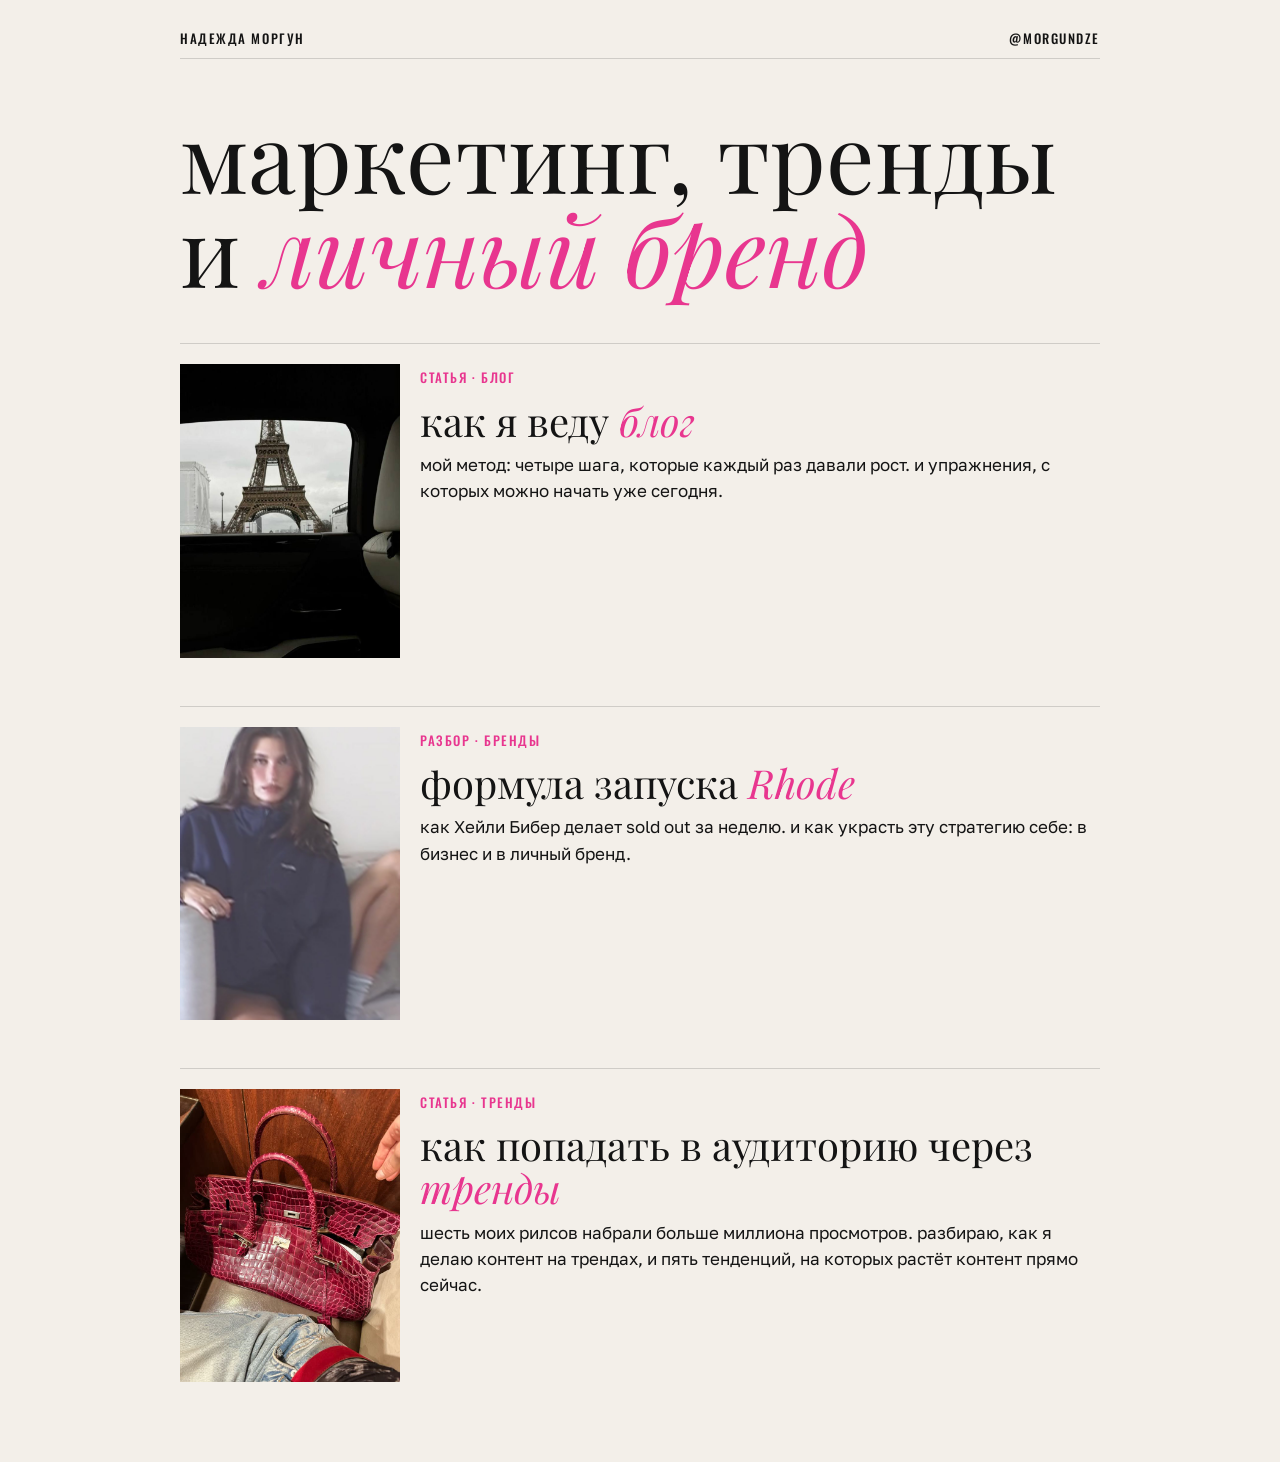
<file: index.html>
<!doctype html>
<html lang="ru">
<head>
<meta charset="utf-8">
<meta name="viewport" content="width=device-width, initial-scale=1">
<title>Надежда Моргун — маркетинг и тренды</title>
<meta name="description" content="статьи Надежды Моргун про маркетинг, тренды и личный бренд">
<link rel="preconnect" href="https://fonts.googleapis.com">
<link rel="stylesheet" href="https://fonts.googleapis.com/css2?family=Playfair+Display:ital,wght@0,400;1,400&family=Oswald:wght@500;600&family=Golos+Text:wght@400;500&display=swap">
<style>
:root { --paper:#f3efe9; --ink:#141414; --muted:#6b645c; --rule:rgba(20,20,20,.16); --pink:#e8368f; color-scheme: light; }
* { box-sizing: border-box; }
body { margin:0; background:var(--paper); color:var(--ink); font-family:'Golos Text',-apple-system,'Segoe UI',Roboto,sans-serif; font-size:17px; line-height:1.55;
  padding: 28px max(16px, env(safe-area-inset-right, 0px)) 80px max(16px, env(safe-area-inset-left, 0px)); }
.wrap { max-width: 920px; margin: 0 auto; display: grid; gap: 48px; }
.lab { font-family:'Oswald','Arial Narrow',sans-serif; font-weight:500; text-transform:uppercase; letter-spacing:.12em; font-size:13px; }
.top { display:flex; justify-content:space-between; border-bottom:1px solid var(--rule); padding-bottom:10px; }
h1 { font-family:'Playfair Display',Georgia,serif; font-weight:400; font-size:clamp(46px,9vw,96px); line-height:.98; margin:0; text-wrap:balance; }
h1 em { color: var(--pink); }
a.card { display:grid; grid-template-columns: 220px minmax(0,1fr); gap:20px; color:inherit; text-decoration:none; border-top:1px solid var(--rule); padding-top:20px; }
a.card img { width:100%; aspect-ratio:3/4; object-fit:cover; display:block; }
a.card h2 { font-family:'Playfair Display',Georgia,serif; font-weight:400; font-size:clamp(28px,4.5vw,40px); line-height:1.08; margin:8px 0 10px; }
a.card h2 em { color: var(--pink); }
a.card:hover h2, a.card:focus-visible h2 { text-decoration: underline; text-decoration-color: var(--pink); text-underline-offset: 6px; }
a:focus-visible { outline: 2px solid var(--pink); outline-offset: 4px; }
p { margin:0; }
@media (max-width: 560px) { a.card { grid-template-columns: 1fr; } a.card img { max-width: 220px; } }
</style>
</head>
<body>
<div class="wrap">
  <div class="top"><span class="lab">Надежда Моргун</span><span class="lab">@morgundze</span></div>
  <h1>маркетинг, тренды и <em>личный бренд</em></h1>
  <a class="card" href="blog/">
    <img src="blog/img/paris.jpg" alt="Эйфелева башня в окне машины, чёрно-белое фото">
    <div><span class="lab" style="color:var(--pink)">статья · блог</span><h2>как я веду <em>блог</em></h2>
    <p>мой метод: четыре шага, которые каждый раз давали рост. и упражнения, с которых можно начать уже сегодня.</p></div>
  </a>
  <a class="card" href="rhode/">
    <img src="rhode/media/hailey-cover.jpg" alt="Хейли Бибер в тёмно-синей ветровке Rhode">
    <div><span class="lab" style="color:var(--pink)">разбор · бренды</span><h2>формула запуска <em>Rhode</em></h2>
    <p>как Хейли Бибер делает sold out за неделю. и как украсть эту стратегию себе: в бизнес и в личный бренд.</p></div>
  </a>
  <a class="card" href="trends/">
    <img src="trends/img/cover.jpg" alt="розовая сумка Birkin">
    <div><span class="lab" style="color:var(--pink)">статья · тренды</span><h2>как попадать в аудиторию через <em>тренды</em></h2>
    <p>шесть моих рилсов набрали больше миллиона просмотров. разбираю, как я делаю контент на трендах, и пять тенденций, на которых растёт контент прямо сейчас.</p></div>
  </a>
</div>
</body>
</html>
</file>
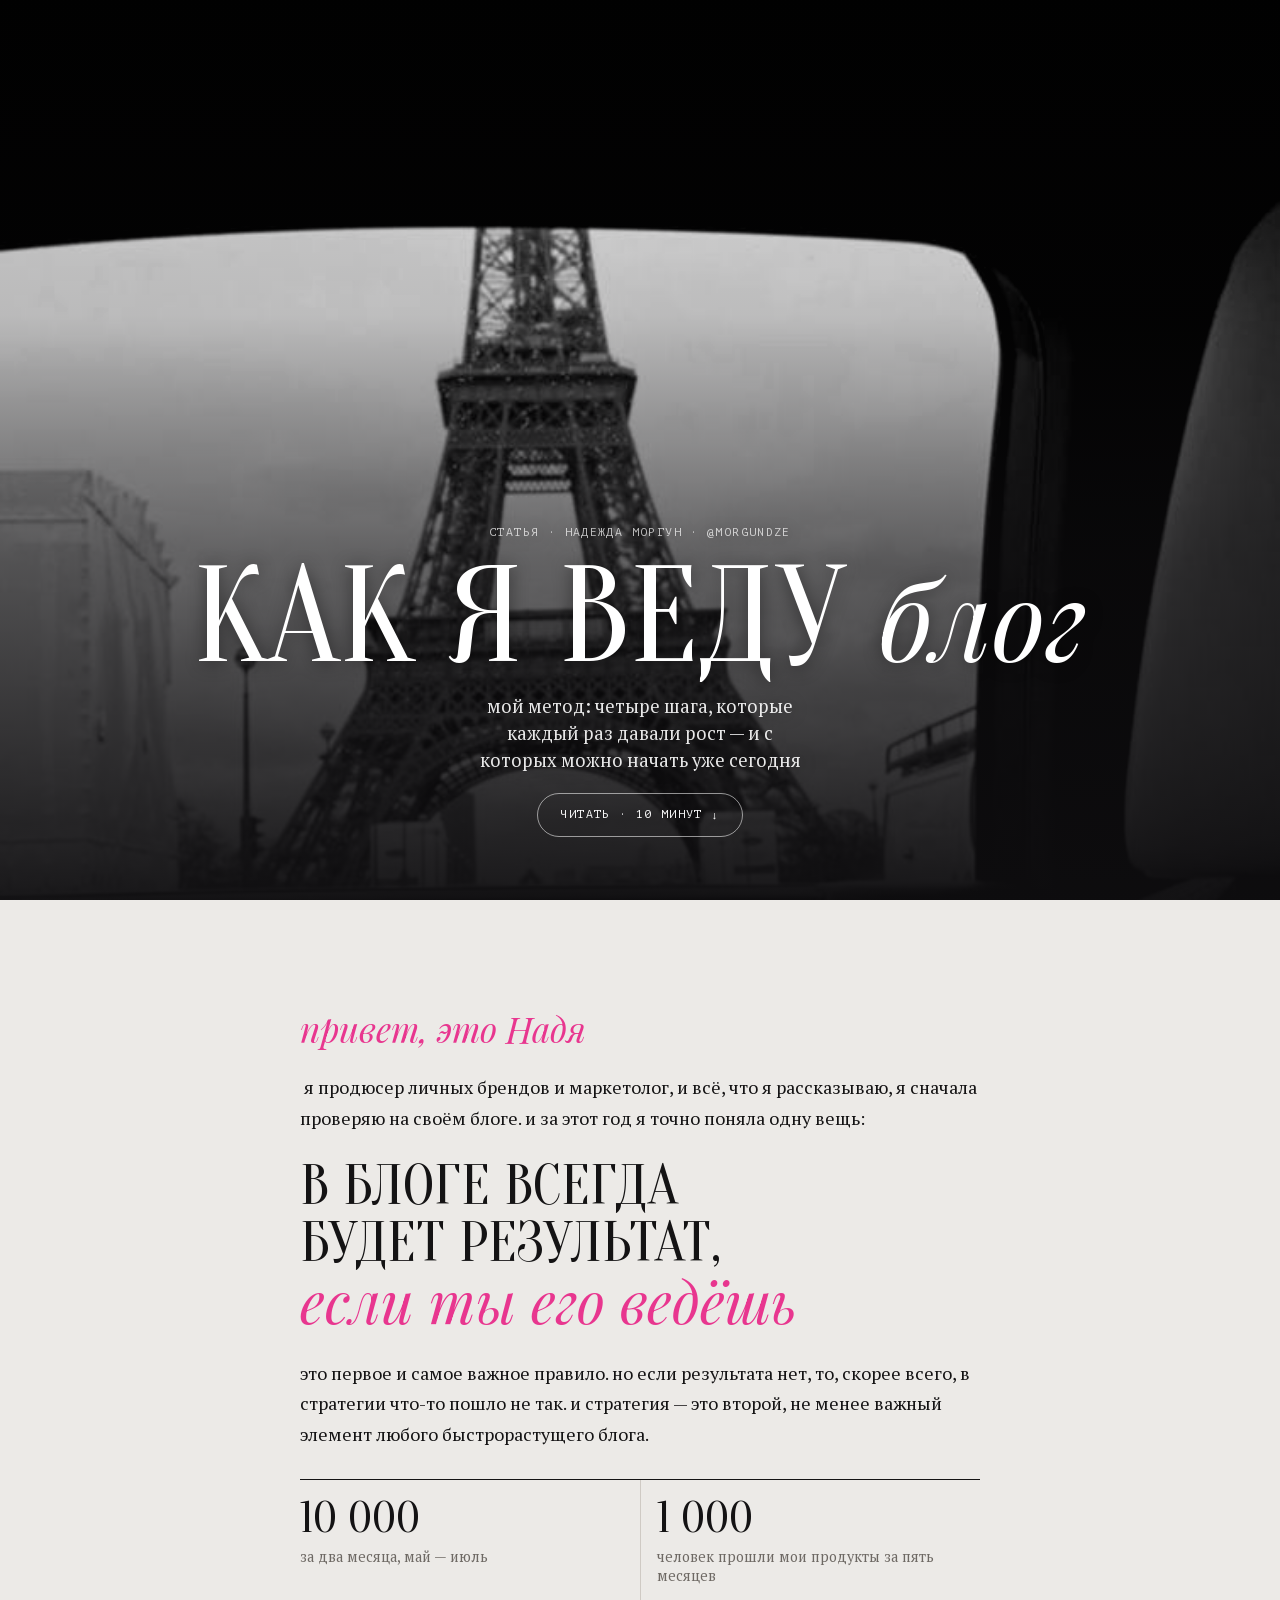
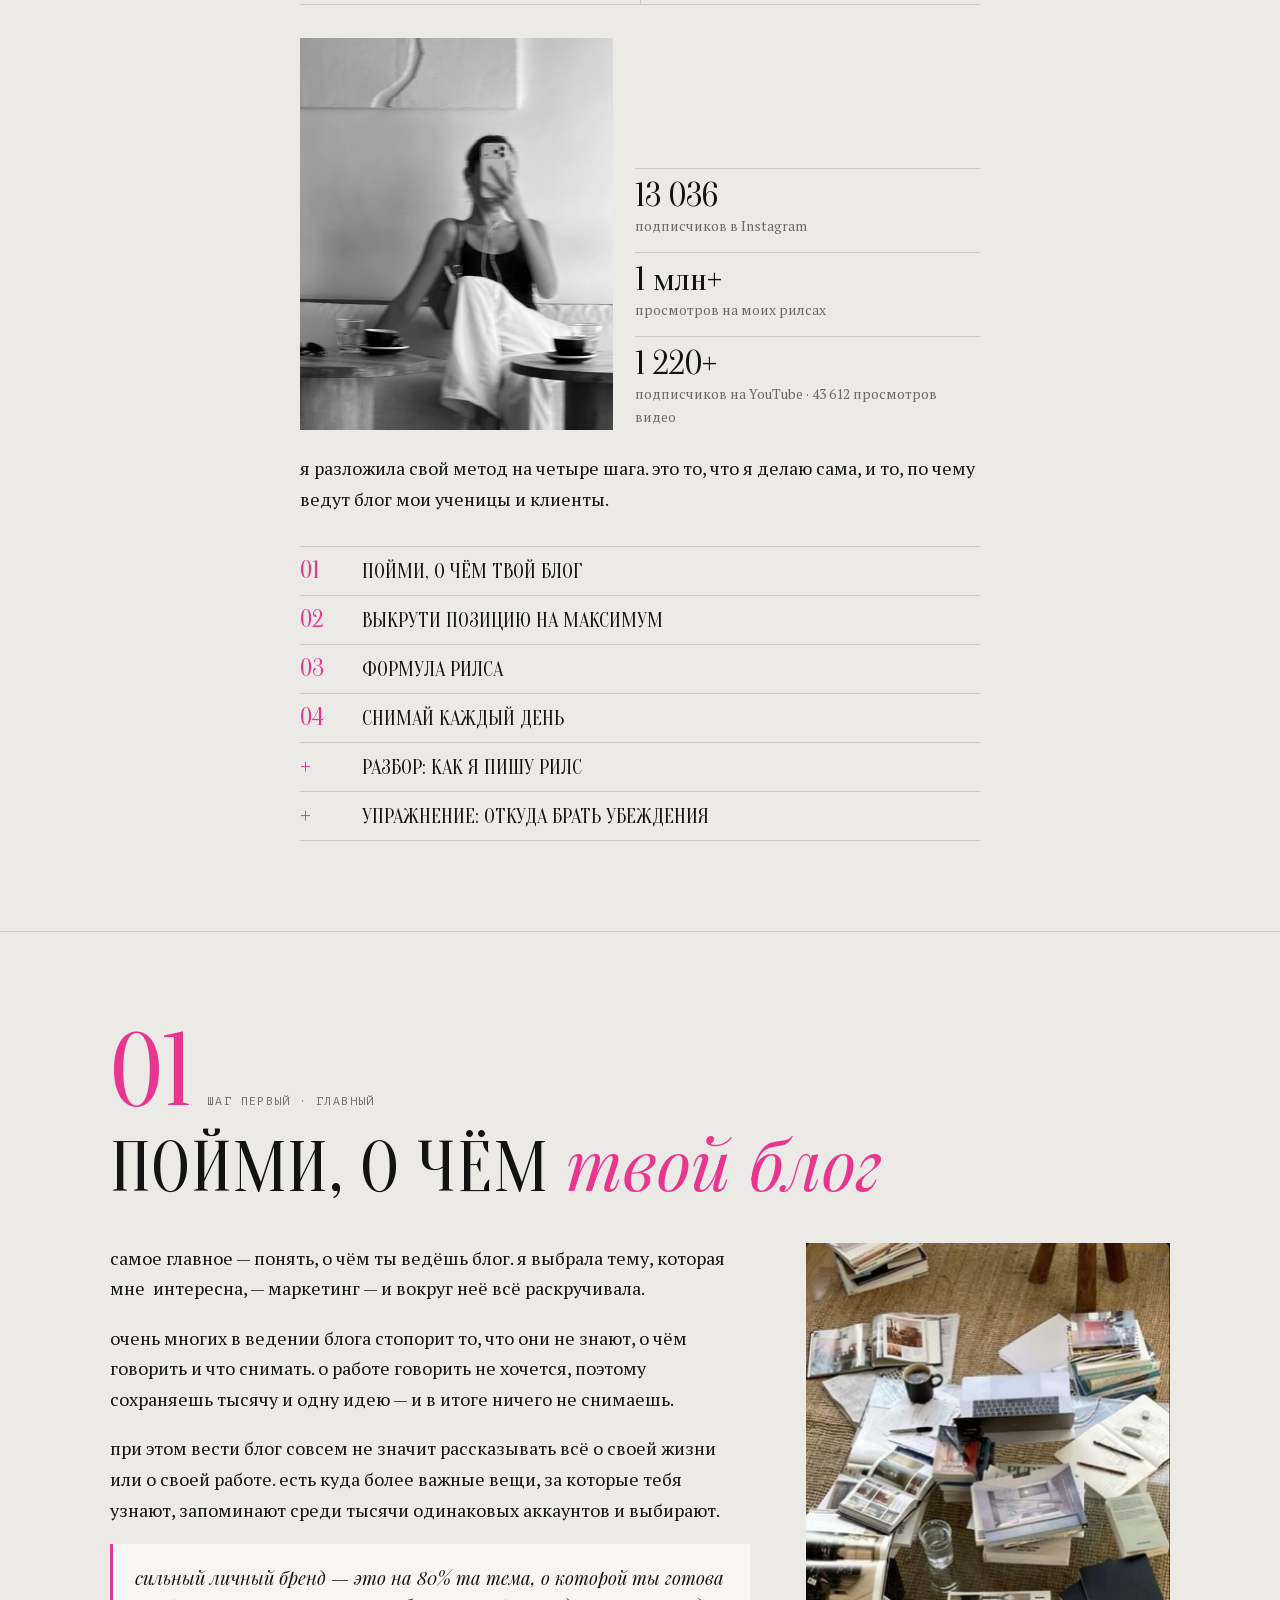
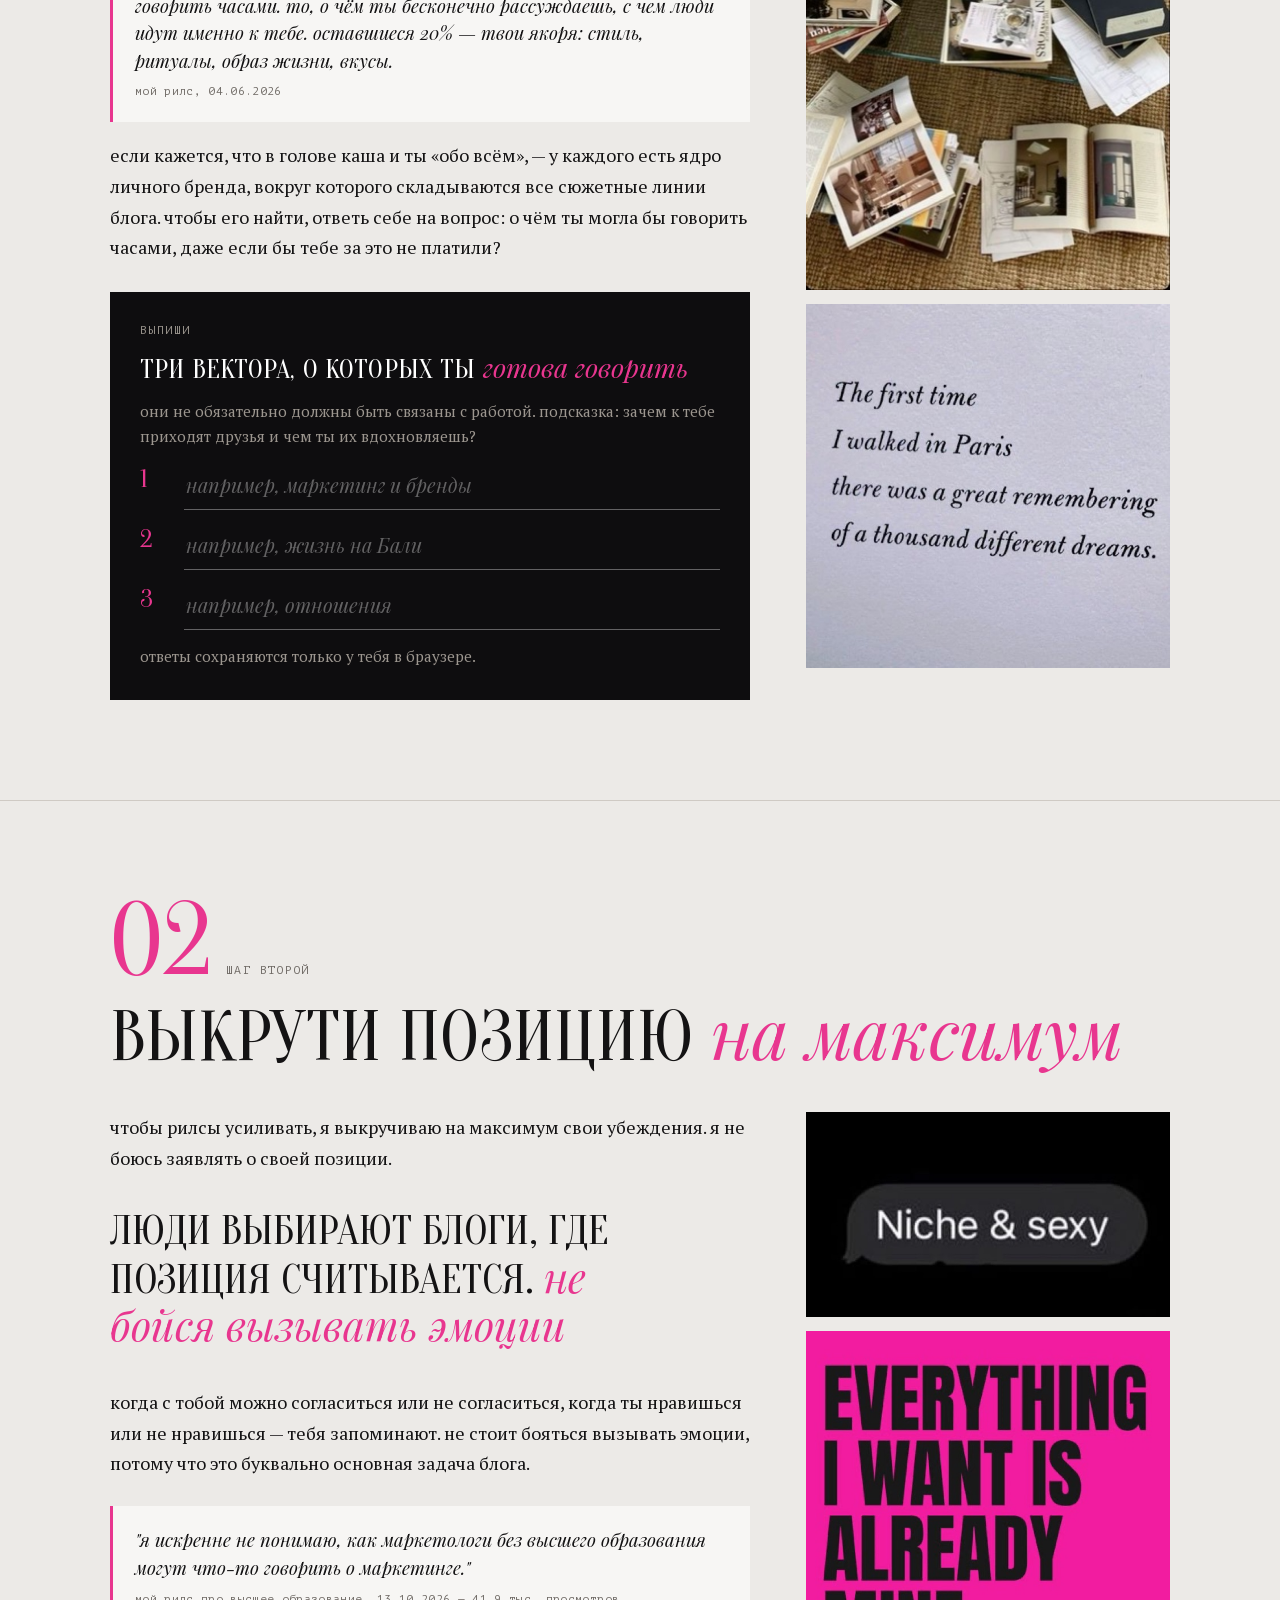
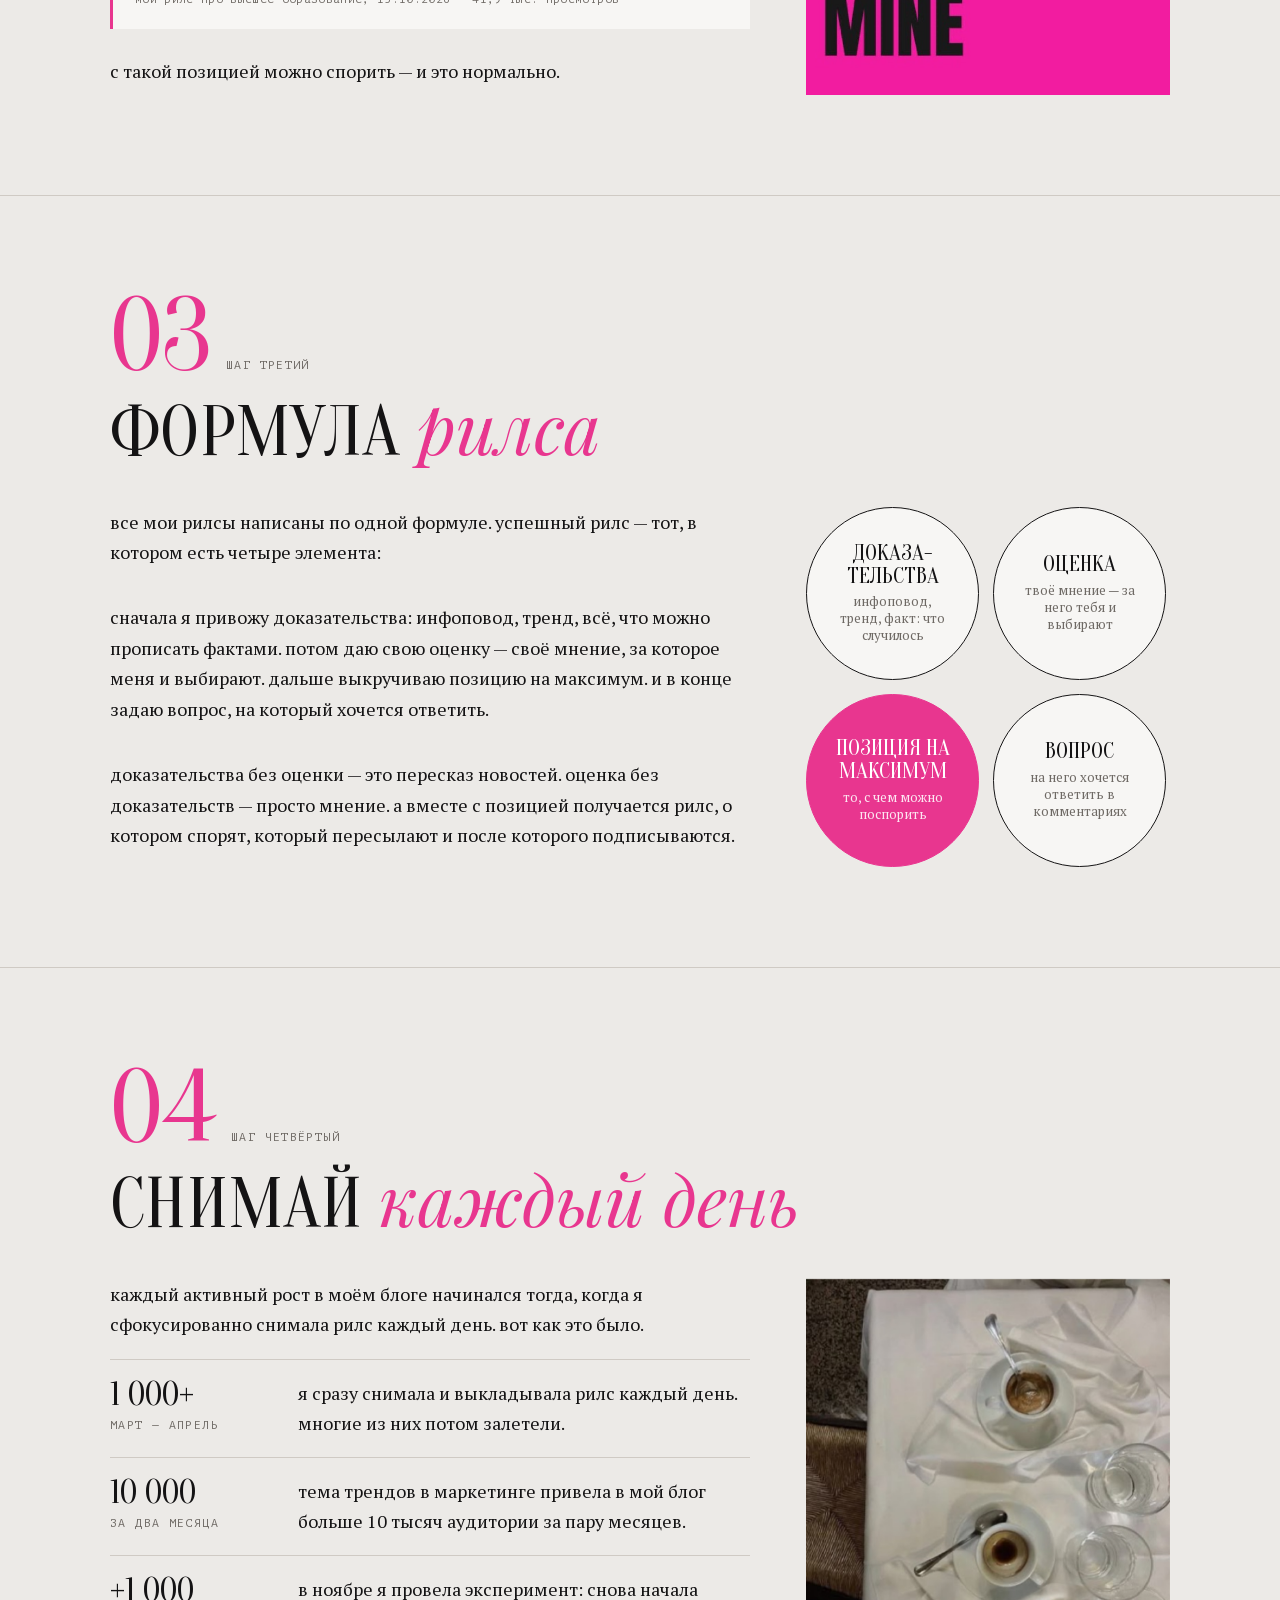
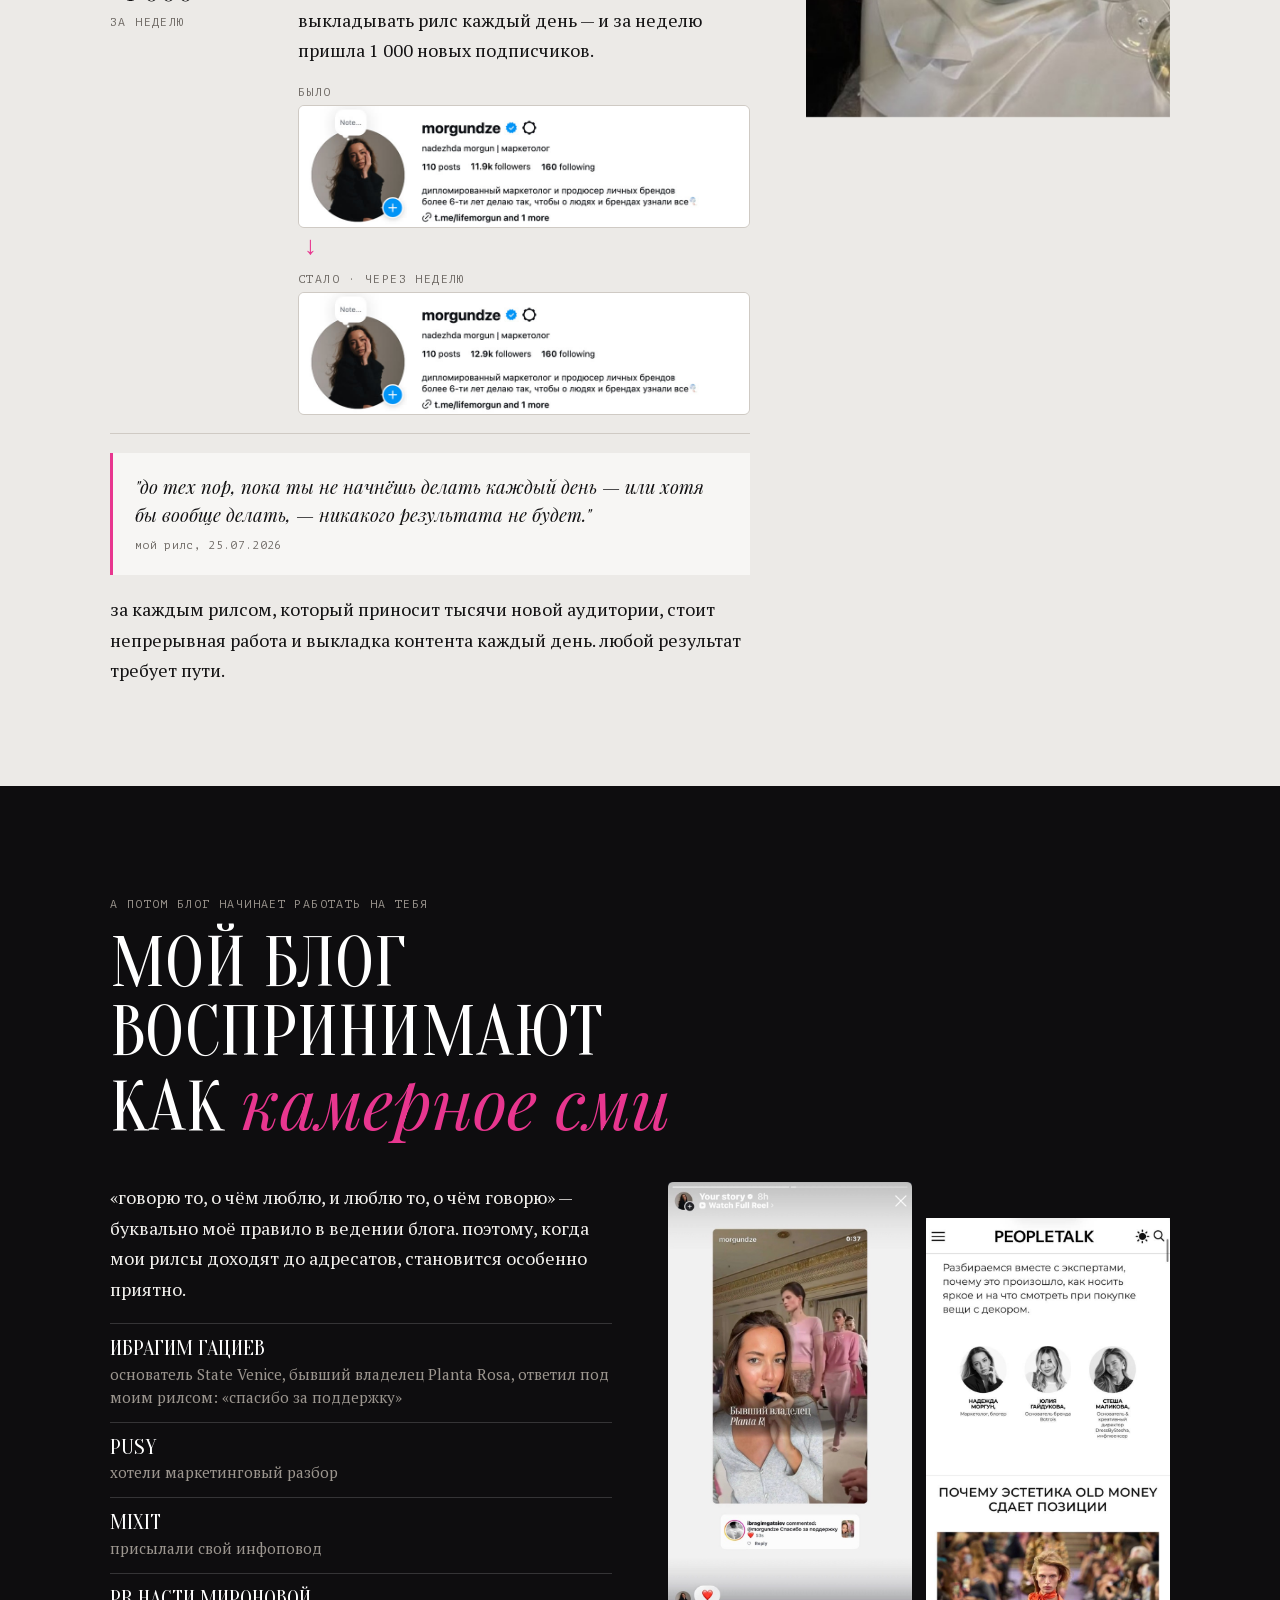
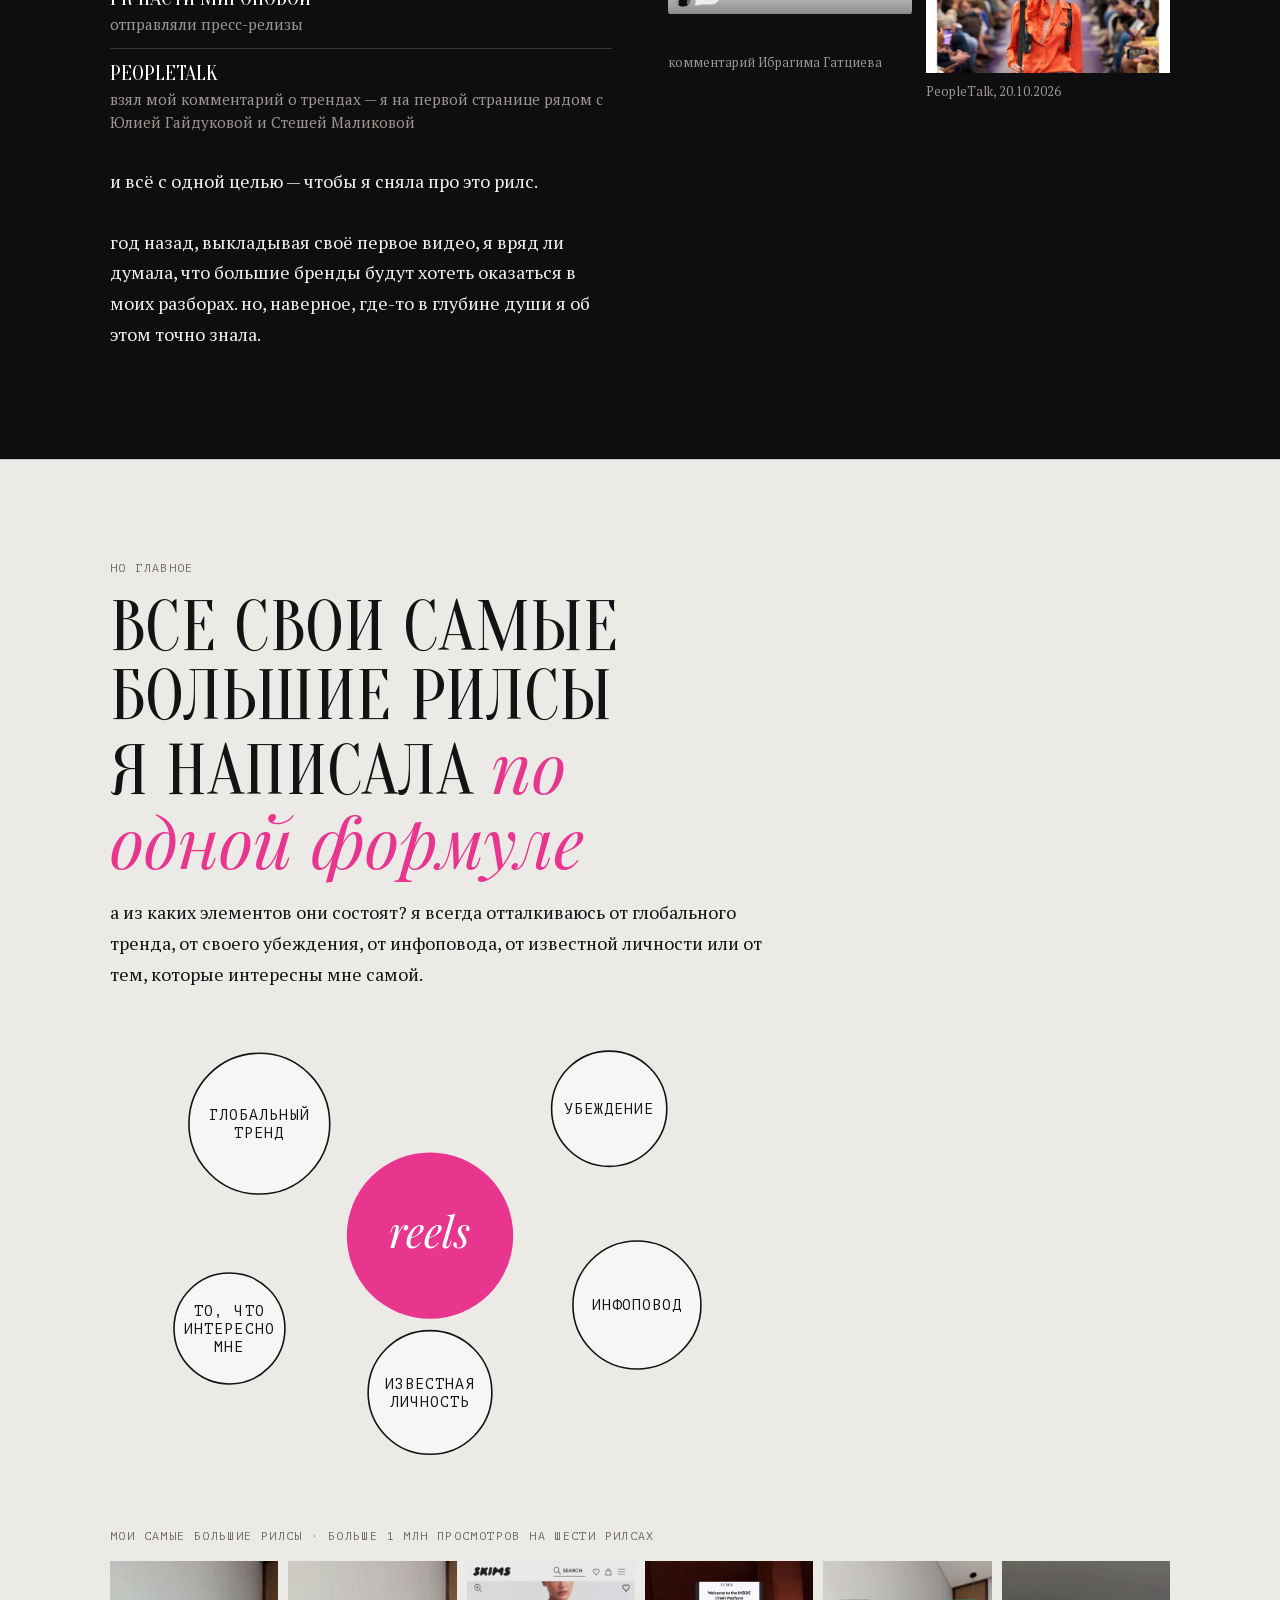
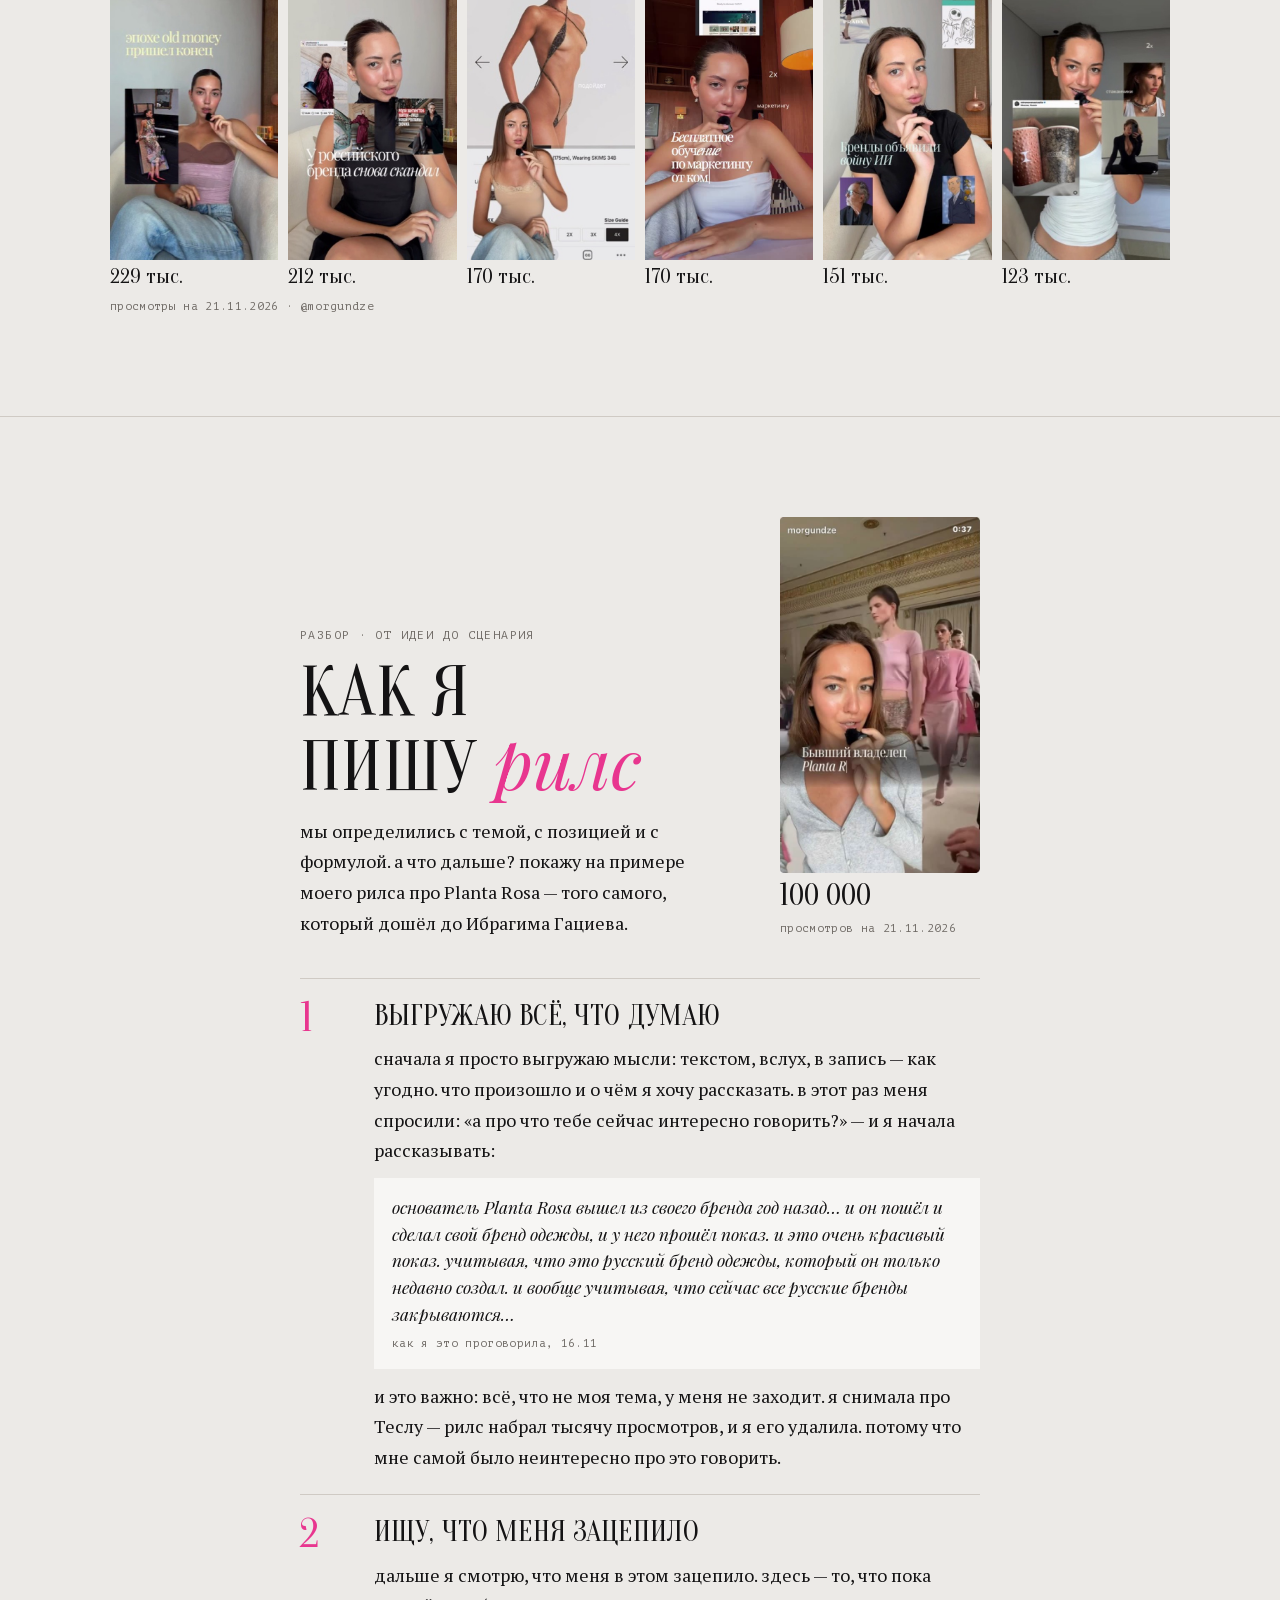
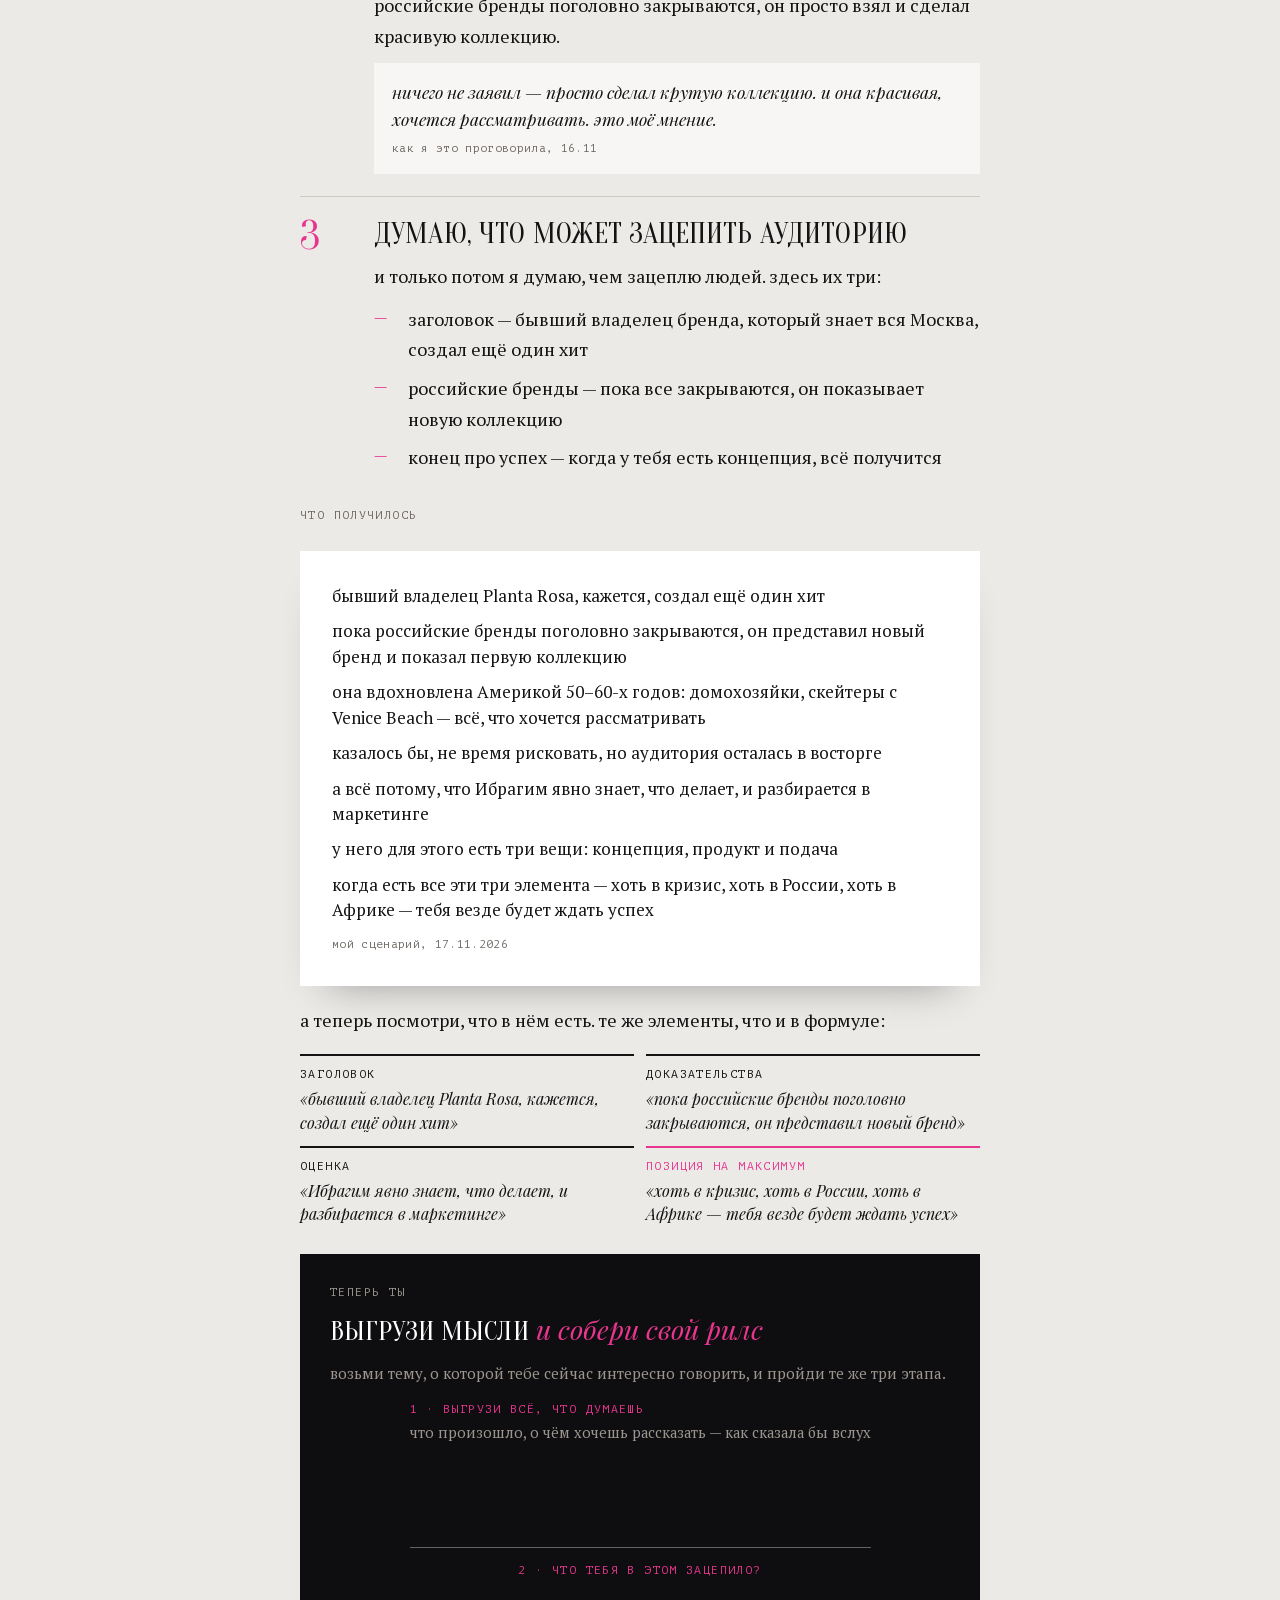
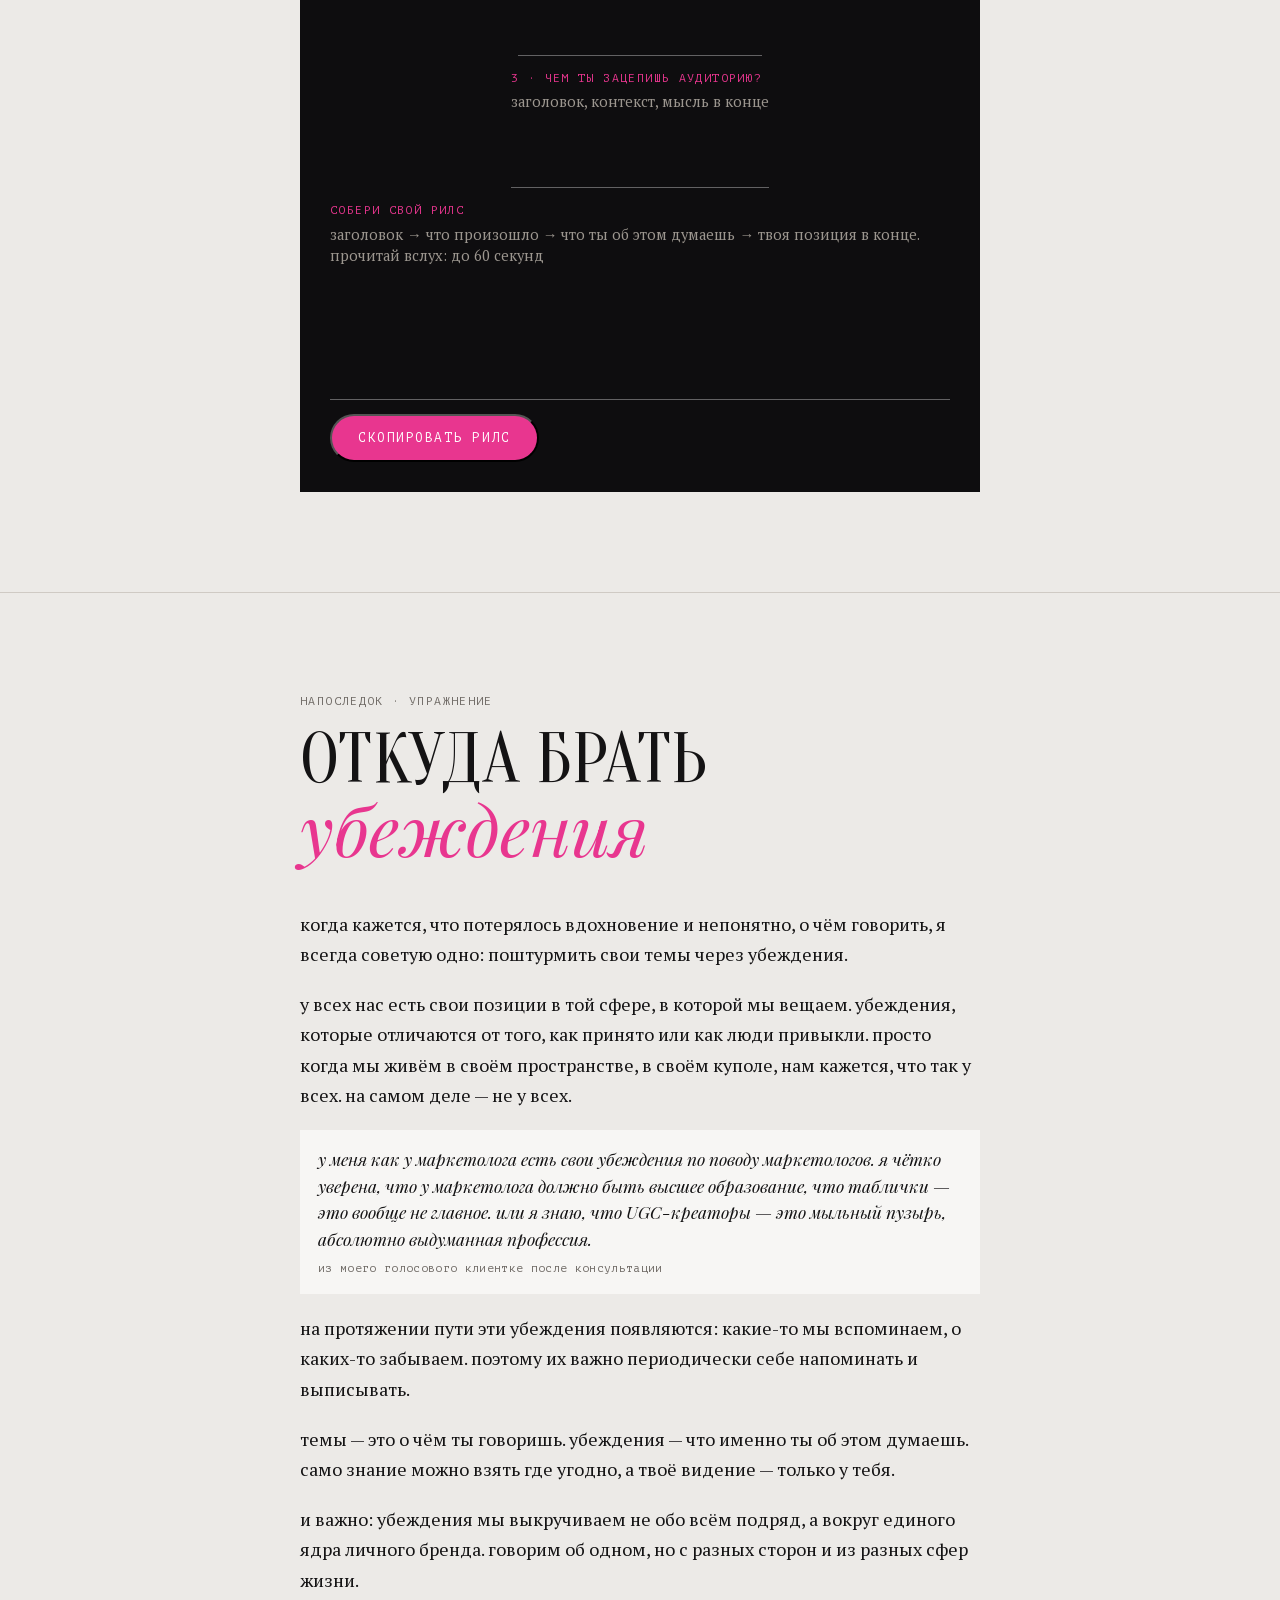
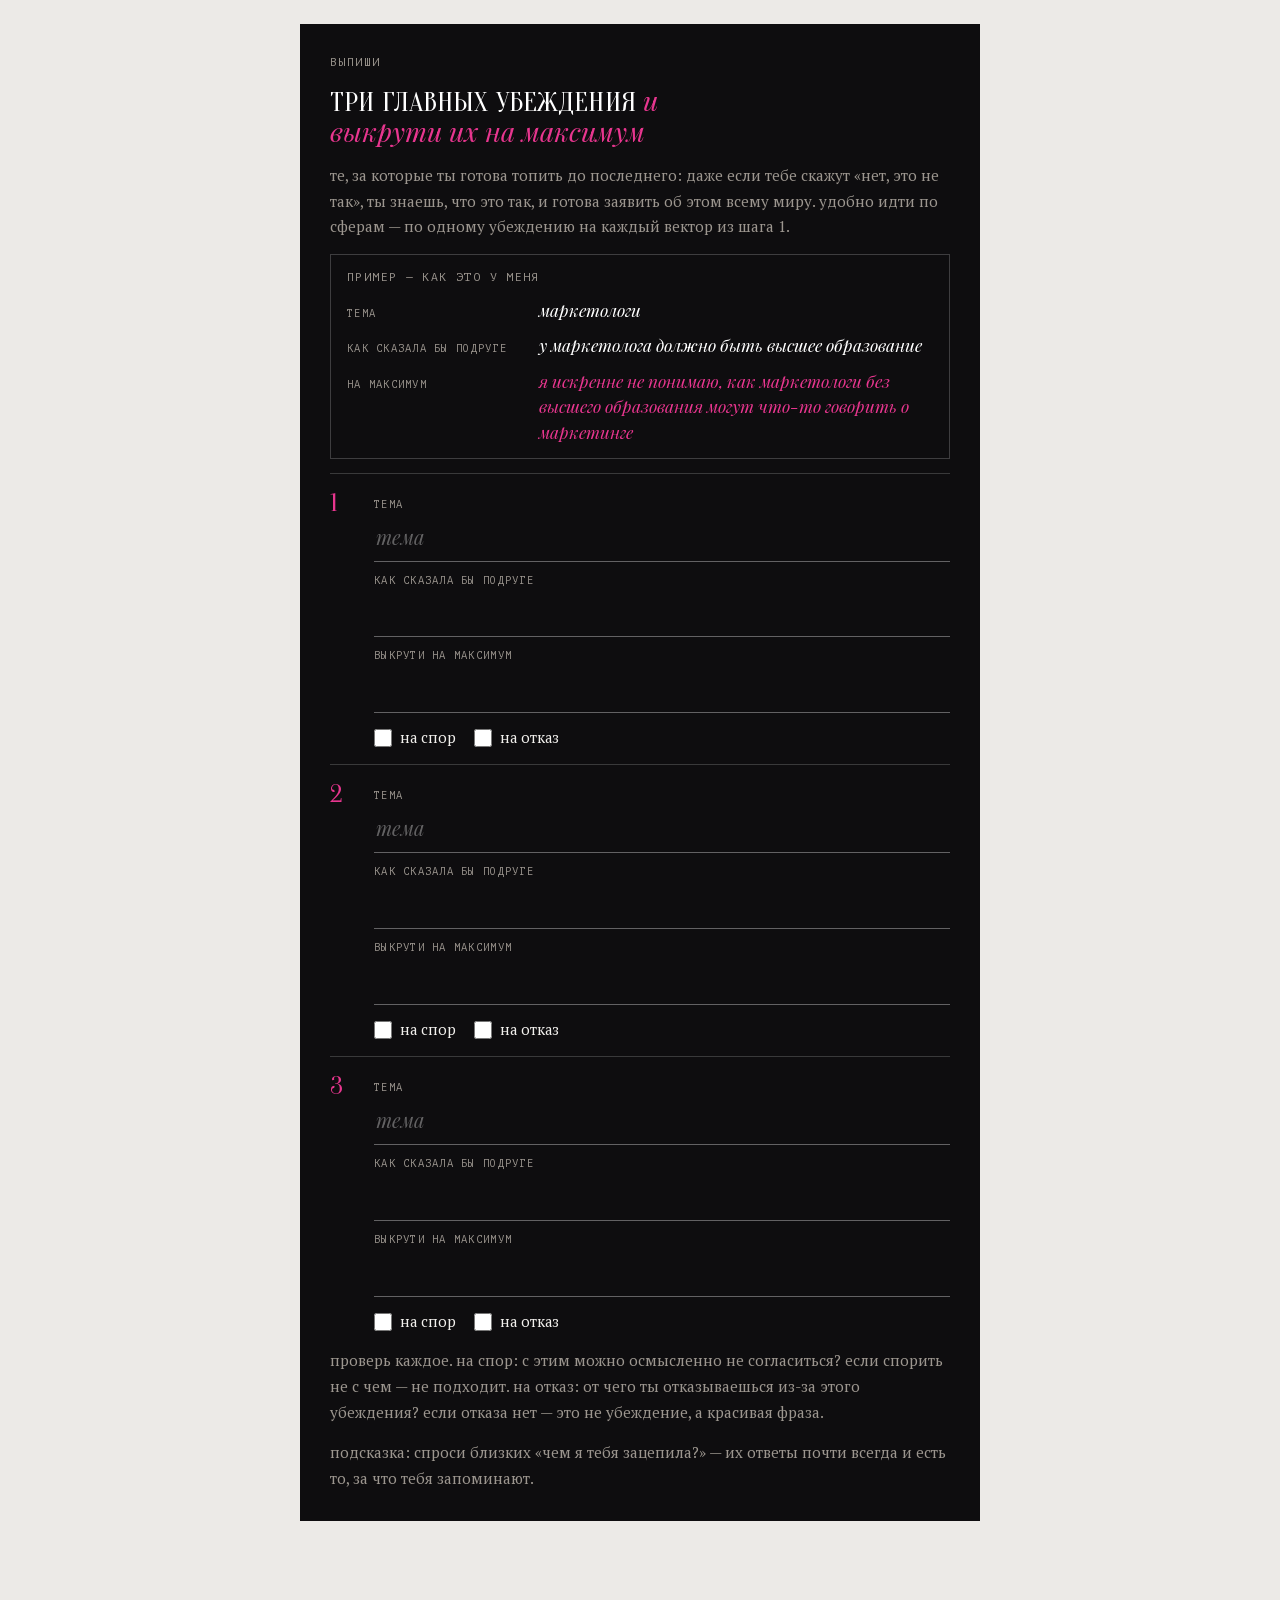
<file: blog/index.html>
<!doctype html>
<html lang="ru">
<head>
<meta charset="utf-8">
<meta name="viewport" content="width=device-width, initial-scale=1, viewport-fit=cover">
<title>Как я веду блог — Надежда Моргун</title>
<meta name="description" content="Мой метод ведения блога: четыре шага, которые каждый раз давали рост, — и упражнения, с которых можно начать уже сегодня.">
<meta property="og:type" content="article">
<meta property="og:title" content="Как я веду блог">
<meta property="og:description" content="Мой метод: четыре шага, которые каждый раз давали рост. Надежда Моргун, @morgundze">
<meta property="og:url" content="https://morgundze.github.io/blog/">
<meta property="og:image" content="https://morgundze.github.io/blog/img/og.jpg">
<meta name="twitter:card" content="summary_large_image">
<link rel="icon" href="img/icon.png">
<link rel="stylesheet" href="fonts/fonts.css">
<style>
html, body { margin: 0; }
img { max-width: 100%; }
[hidden] { display: none !important; }
:root { padding-top: env(safe-area-inset-top, 0px); padding-bottom: env(safe-area-inset-bottom, 0px); }
/* layout: журнальная статья. обложка на весь экран (ч/б Париж), дальше одна колонка текста на сером, чёрные полосы для пауз; розовый — только акцент (курсивные слова, номера, кружочки) */
:root {
  color-scheme: light;
  --grey: #ECEAE7;
  --grey-2: #E1DEDA;
  --card: #F7F6F4;
  --ink: #141314;
  --soft: #6E6964;
  --line: #CFCAC4;
  --black: #0E0D0F;
  --on-black: #F2F0ED;
  --on-black-soft: #9C968F;
  --pink: #E8368F;
  --pink-soft: #F7D3E5;
  --highlight: #FFE58A;
  --f-display: 'Oranienbaum', 'Didot', 'Bodoni 72', Georgia, serif;
  --f-italic: 'Playfair Display', Georgia, serif;
  --f-body: 'PT Serif', Georgia, serif;
  --f-mono: 'PT Mono', 'Courier New', monospace;
}
* { box-sizing: border-box; }
body { background: var(--grey); color: var(--ink); font-family: var(--f-body); font-size: 18px; line-height: 1.7; -webkit-font-smoothing: antialiased; }
.wrap { padding-left: max(16px, env(safe-area-inset-left, 0px)); padding-right: max(16px, env(safe-area-inset-right, 0px)); }
.col { max-width: 680px; margin: 0 auto; }
.wide { max-width: 1060px; margin: 0 auto; }
p { margin: 0; }
.text { display: grid; gap: 1.05em; }
.mono { font-family: var(--f-mono); font-size: 0.72rem; letter-spacing: 0.12em; text-transform: uppercase; color: var(--soft); line-height: 1.5; }
.src { font-family: var(--f-mono); font-size: 0.7rem; letter-spacing: 0.03em; color: var(--soft); }
h1, h2, h3 { font-family: var(--f-display); font-weight: 400; text-transform: uppercase; letter-spacing: 0.005em; line-height: 0.98; margin: 0; text-wrap: balance; }
h1 i, h2 i, h3 i, .it { font-family: var(--f-italic); font-style: italic; text-transform: none; font-weight: 500; letter-spacing: 0; color: var(--pink); }
h2 { font-size: clamp(2.4rem, 7.4vw, 4.4rem); }
h3 { font-size: clamp(1.35rem, 3vw, 1.7rem); line-height: 1.05; }
.todo { background: var(--highlight); color: var(--ink); padding: 0 4px; border-radius: 3px; font-family: var(--f-mono); font-size: 0.7em; letter-spacing: 0.02em; text-transform: none; }

/* обложка на весь экран */
.cover { position: relative; min-height: 100svh; display: grid; align-items: end; background: var(--black); color: #fff; overflow: hidden; }
.cover img { position: absolute; inset: 0; width: 100%; height: 100%; object-fit: cover; object-position: center 26%; filter: grayscale(1) contrast(1.06); }
.cover::after { content: ""; position: absolute; inset: 0; background: linear-gradient(to bottom, rgba(14,13,15,.08) 0%, rgba(14,13,15,.2) 35%, rgba(14,13,15,.62) 62%, rgba(14,13,15,.94) 100%); }
.cover h1, .cover .sub, .cover .mono { text-shadow: 0 2px 18px rgba(0,0,0,.45); }
.cover-text { position: relative; z-index: 1; text-align: center; display: grid; gap: 14px; justify-items: center; padding-block: 0 calc(clamp(32px, 7vh, 72px) + env(safe-area-inset-bottom, 0px)); }
.cover .mono { color: rgba(255,255,255,.72); }
.cover h1 { font-size: clamp(3.6rem, 13vw, 8.6rem); line-height: 0.9; color: #fff; }
.cover h1 i { font-size: 0.8em; color: #fff; }
.cover .sub { max-width: 34ch; font-size: clamp(1rem, 2vw, 1.15rem); line-height: 1.45; color: rgba(255,255,255,.9); }
.start { margin-top: 6px; color: #fff; text-decoration: none; border: 1px solid rgba(255,255,255,.55); padding: 11px 22px; border-radius: 999px; font-family: var(--f-mono); font-size: 0.72rem; letter-spacing: 0.12em; text-transform: uppercase; }
.start:hover, .start:focus-visible { background: #fff; color: var(--black); outline: none; }

/* вступление */
.intro { padding-block: clamp(60px, 10vw, 110px) clamp(50px, 8vw, 90px); }
.hello { font-family: var(--f-italic); font-style: italic; font-weight: 500; font-size: clamp(1.7rem, 4vw, 2.2rem); color: var(--pink); line-height: 1.1; }
.thesis { font-family: var(--f-display); text-transform: uppercase; font-size: clamp(2.1rem, 6vw, 3.6rem); line-height: 1.0; text-wrap: balance; }
.thesis .it { color: var(--pink); }
.flights { display: grid; grid-template-columns: repeat(2, 1fr); border-top: 1px solid var(--ink); border-bottom: 1px solid var(--line); margin-top: 6px; }
.flights div { padding: 16px 14px 18px 0; display: grid; gap: 6px; align-content: start; }
.flights div + div { padding-left: 16px; border-left: 1px solid var(--line); }
.flights b { font-family: var(--f-display); font-weight: 400; font-size: clamp(1.9rem, 5vw, 2.8rem); line-height: 1; font-variant-numeric: tabular-nums; }
.flights span { font-size: 0.9rem; color: var(--soft); line-height: 1.35; }
.me { display: grid; grid-template-columns: 1fr 1.1fr; gap: 22px; align-items: end; margin-top: 10px; }
.me img { width: 100%; aspect-ratio: 4/5; object-fit: cover; object-position: center 30%; display: block; filter: grayscale(1); }
.nums { display: grid; gap: 14px; }
.nums div { display: grid; gap: 2px; border-top: 1px solid var(--line); padding-top: 10px; }
.nums b { font-family: var(--f-display); font-weight: 400; font-size: 2.1rem; line-height: 1; }
.nums span { font-size: 0.86rem; color: var(--soft); }
.contents { display: grid; gap: 0; margin-top: 8px; }
.contents a { display: grid; grid-template-columns: 52px 1fr; gap: 10px; align-items: baseline; text-decoration: none; color: inherit; border-top: 1px solid var(--line); padding-block: 12px; }
.contents a:last-child { border-bottom: 1px solid var(--line); }
.contents b { font-family: var(--f-display); font-weight: 400; color: var(--pink); font-size: 1.5rem; line-height: 1; }
.contents span { font-family: var(--f-display); text-transform: uppercase; font-size: 1.25rem; line-height: 1.1; }
.contents a:hover span, .contents a:focus-visible span { color: var(--pink); }
.contents a:focus-visible { outline: 2px solid var(--pink); outline-offset: 2px; }

/* шаги */
.step { padding-block: clamp(60px, 9vw, 100px); border-top: 1px solid var(--line); }
.step-head { display: grid; gap: 14px; margin-bottom: clamp(26px, 4vw, 40px); }
.step-no { display: flex; align-items: baseline; gap: 14px; }
.step-no b { font-family: var(--f-display); font-weight: 400; font-size: clamp(4rem, 11vw, 6.4rem); line-height: 0.8; color: var(--pink); }
.quote { background: var(--card); border-left: 3px solid var(--pink); padding: 20px 22px; display: grid; gap: 8px; }
.quote p:first-child { font-family: var(--f-italic); font-style: italic; font-size: 1.15rem; line-height: 1.5; }
.pull { font-family: var(--f-display); text-transform: uppercase; font-size: clamp(1.7rem, 4.6vw, 2.6rem); line-height: 1.04; text-wrap: balance; padding-block: 10px; }
.pull .it { color: var(--pink); }
.pair { display: grid; grid-template-columns: 1fr 1fr; gap: 14px; margin-block: 8px; align-items: center; }
.pair img { width: 100%; height: auto; display: block; }
.pair.single { grid-template-columns: 1fr; max-width: 420px; }
.pair.single img { aspect-ratio: auto; height: auto; }

/* выпиши */
.write { background: var(--black); color: var(--on-black); padding: clamp(20px, 4vw, 30px); display: grid; gap: 14px; margin-top: 10px; }
.write .mono { color: var(--on-black-soft); }
.write h3 { color: #fff; }
.write h3 i { color: var(--pink); }
.write .hint { color: var(--on-black-soft); font-size: 0.95rem; }
.field { display: grid; grid-template-columns: 34px 1fr; gap: 10px; align-items: start; }
.field label { font-family: var(--f-display); font-size: 1.6rem; line-height: 1.2; color: var(--pink); }
textarea {
  width: 100%; resize: none; overflow: hidden; display: block; border: 0; border-bottom: 1px solid rgba(255,255,255,.35);
  background: transparent; color: #fff; font-family: var(--f-italic); font-style: italic; font-size: 1.25rem; line-height: 1.45;
  padding: 6px 2px 8px; min-height: 46px;
}
textarea::placeholder { color: rgba(255,255,255,.35); }
textarea:focus-visible { outline: none; border-bottom-color: var(--pink); }

/* формула — кружочки */
.circles { display: grid; grid-template-columns: repeat(4, 1fr); gap: 14px; margin-block: 10px; }
.circle { aspect-ratio: 1; border-radius: 50%; border: 1.5px solid var(--ink); display: grid; place-content: center; text-align: center; padding: 14%; gap: 6px; background: var(--card); }
.circle b { font-family: var(--f-display); font-weight: 400; text-transform: uppercase; font-size: clamp(1.05rem, 2.2vw, 1.4rem); line-height: 1.02; }
.circle span { font-size: 0.82rem; line-height: 1.3; color: var(--soft); }
.circle.hot { background: var(--pink); border-color: var(--pink); color: #fff; }
.circle.hot span { color: rgba(255,255,255,.88); }
.plus { font-family: var(--f-display); font-size: 1.6rem; color: var(--soft); }

/* каждый день */
.flight-list { display: grid; gap: 0; }
.flight-list > div { display: grid; grid-template-columns: 170px 1fr; gap: 18px; padding-block: 18px; border-top: 1px solid var(--line); }
.flight-list > div:last-child { border-bottom: 1px solid var(--line); }
.flight-list b { font-family: var(--f-display); font-weight: 400; font-size: 2.1rem; line-height: 1; display: block; }
.flight-list .mono { margin-top: 6px; display: block; }
.ba { display: grid; grid-template-columns: 1fr; gap: 6px; margin-top: 12px; max-width: 520px; }
.ba .arr { font-family: var(--f-display); font-size: 1.6rem; line-height: 1; color: var(--pink); padding-left: 6px; }
.prof { margin: 0; display: grid; gap: 4px; }
.prof img { width: 100%; display: block; border: 1px solid var(--line); border-radius: 6px; }
.slot { border: 1.5px dashed var(--line); background: var(--card); aspect-ratio: 9/13; display: grid; place-content: center; text-align: center; gap: 6px; padding: 10px; }
.slot b { font-family: var(--f-display); font-weight: 400; font-size: 1.7rem; line-height: 1; }
.slot .mono { font-size: 0.58rem; }

/* чёрная полоса: блог работает на тебя */
.black { background: var(--black); color: var(--on-black); padding-block: clamp(64px, 10vw, 110px); }
.black .mono, .black .src { color: var(--on-black-soft); }
.black h2 { color: #fff; }
.media-grid { display: grid; grid-template-columns: 1fr 1fr; gap: clamp(26px, 5vw, 56px); align-items: start; margin-top: clamp(26px, 4vw, 40px); }
.mlist { list-style: none; margin: 0; padding: 0; display: grid; }
.mlist li { padding-block: 13px; border-top: 1px solid rgba(255,255,255,.16); display: grid; gap: 2px; }
.mlist b { font-family: var(--f-display); font-weight: 400; font-size: 1.35rem; text-transform: uppercase; line-height: 1.1; color: #fff; }
.mlist span { color: var(--on-black-soft); font-size: 0.95rem; line-height: 1.5; }
.shots { display: grid; grid-template-columns: 1fr 1fr; gap: 14px; }
.shot { margin: 0; display: grid; gap: 8px; }
.shot img { width: 100%; display: block; }
.shot:nth-child(2) { margin-top: 36px; }
.shot figcaption { font-size: 0.8rem; color: var(--on-black-soft); }

/* элементы больших рилсов */
.elements { display: grid; grid-template-columns: repeat(5, 1fr); gap: 12px; margin-top: 10px; }
.el { display: grid; gap: 8px; align-content: start; }
.el .dot { aspect-ratio: 1; border-radius: 50%; overflow: hidden; background: var(--pink); display: grid; place-items: center; }
.el .dot img { width: 100%; height: 100%; object-fit: cover; filter: grayscale(1); }
.el .dot.empty { background: var(--pink); color: #fff; font-family: var(--f-italic); font-style: italic; font-size: 2.4rem; }
.el b { font-family: var(--f-display); font-weight: 400; text-transform: uppercase; font-size: 1.2rem; line-height: 1.05; }
.el span { font-size: 0.84rem; color: var(--soft); line-height: 1.35; }
.reels { display: grid; grid-template-columns: repeat(6, 1fr); gap: 10px; margin-top: 16px; }
.reel { display: grid; gap: 6px; color: inherit; text-decoration: none; min-width: 0; }
.reel img { width: 100%; aspect-ratio: 9/16; object-fit: cover; display: block; }
.reel b { font-family: var(--f-display); font-weight: 400; font-size: 1.3rem; line-height: 1; }
.reel:focus-visible { outline: 2px solid var(--pink); outline-offset: 3px; }

/* схема элементов: кружки вокруг reels */
.schema { max-width: 640px; margin-top: 6px; }
.schema svg { width: 100%; height: auto; display: block; }
.schema .schema-narrow { display: none; }

/* разбор: как я пишу рилс */
.how-top { display: grid; grid-template-columns: 1fr 200px; gap: clamp(24px, 4vw, 44px); align-items: end; margin-bottom: clamp(26px, 4vw, 40px); }
.how-top aside { display: grid; gap: 8px; }
.how-top aside img { width: 100%; aspect-ratio: 9/16; object-fit: cover; display: block; }
.how-top aside b { font-family: var(--f-display); font-weight: 400; font-size: 1.9rem; line-height: 1; }
.phase { display: grid; grid-template-columns: 60px 1fr; gap: 14px; padding-block: 22px; border-top: 1px solid var(--line); }
.phase .n { font-family: var(--f-display); font-size: 2.6rem; line-height: 0.85; color: var(--pink); }
.phase .body { display: grid; gap: 12px; min-width: 0; }
.phase h3 { font-size: clamp(1.4rem, 3.2vw, 1.8rem); }
.voice { background: var(--card); padding: 16px 18px; display: grid; gap: 6px; }
.voice p:first-child { font-family: var(--f-italic); font-style: italic; font-size: 1.08rem; line-height: 1.55; }
.hooks { list-style: none; margin: 0; padding: 0; display: grid; gap: 8px; }
.hooks li { display: grid; grid-template-columns: 26px 1fr; gap: 8px; }
.hooks li::before { content: "—"; color: var(--pink); font-family: var(--f-display); font-size: 1.3rem; line-height: 1.3; }
.script-card { background: #fff; padding: clamp(20px, 4vw, 32px); display: grid; gap: 12px; box-shadow: 0 22px 40px -28px rgba(14,13,15,.45); margin-top: 8px; }
.script-card .lines { display: grid; gap: 10px; }
.script-card .lines p { font-size: 1.06rem; line-height: 1.5; }
.pulled { list-style: none; margin: 0; padding: 0; display: grid; grid-template-columns: 1fr 1fr; gap: 12px; }
.pulled li { border-top: 2px solid var(--ink); padding-top: 10px; display: grid; gap: 4px; }
.pulled li.hot { border-top-color: var(--pink); }
.pulled .mono { color: var(--ink); }
.pulled li.hot .mono { color: var(--pink); }
.pulled p { font-family: var(--f-italic); font-style: italic; font-size: 1rem; line-height: 1.45; }
.field.wide { grid-template-columns: 1fr; gap: 4px; }
.field.wide label { font-family: var(--f-mono); font-size: 0.72rem; letter-spacing: 0.12em; text-transform: uppercase; color: var(--pink); line-height: 1.5; }
.field.wide .what { color: var(--on-black-soft); font-size: 0.92rem; line-height: 1.45; }
.write .row { display: flex; flex-wrap: wrap; gap: 14px; align-items: center; }
.write .status { font-family: var(--f-mono); font-size: 0.74rem; color: var(--pink); }

/* убеждения (шаг 2) */
.sub-h { font-size: clamp(1.7rem, 4.4vw, 2.4rem); margin-top: 22px; }
.write .ex { border: 1px solid rgba(255,255,255,.2); padding: 14px 16px; display: grid; gap: 10px; }
.write .ex .r { display: grid; grid-template-columns: 180px 1fr; gap: 12px; align-items: baseline; }
.write .ex .r p:first-child { font-family: var(--f-mono); font-size: 0.66rem; letter-spacing: 0.12em; text-transform: uppercase; color: var(--on-black-soft); }
.write .ex .r p:last-child { font-family: var(--f-italic); font-style: italic; color: #fff; font-size: 1.08rem; line-height: 1.45; }
.write .ex .r.max p:last-child { color: var(--pink); }
.belief { display: grid; grid-template-columns: 34px 1fr; gap: 10px; border-top: 1px solid rgba(255,255,255,.18); padding-top: 14px; }
.belief .bn { font-family: var(--f-display); font-size: 1.6rem; line-height: 1.2; color: var(--pink); }
.bfields { display: grid; gap: 2px; min-width: 0; }
.bfields .mini { font-family: var(--f-mono); font-size: 0.66rem; letter-spacing: 0.12em; text-transform: uppercase; color: var(--on-black-soft); margin-top: 8px; }
.bchecks { display: flex; flex-wrap: wrap; gap: 18px; margin-top: 10px; }
.bchecks label { display: inline-flex; gap: 8px; align-items: center; font-size: 0.92rem; color: var(--on-black); cursor: pointer; }
.bchecks input { width: 18px; height: 18px; accent-color: var(--pink); margin: 0; }

/* финал */
.final { padding-block: clamp(64px, 10vw, 110px) 0; border-top: 1px solid var(--line); }
.week { display: grid; grid-template-columns: repeat(3, 1fr); gap: 16px; margin-top: 8px; }
.week div { border-top: 2px solid var(--pink); padding-top: 12px; display: grid; gap: 4px; }
.week b { font-family: var(--f-display); font-weight: 400; font-size: 1.25rem; text-transform: uppercase; line-height: 1.05; }
.week span { font-size: 0.9rem; color: var(--soft); line-height: 1.45; }
.prac { background: var(--black); color: var(--on-black); margin-top: clamp(50px, 8vw, 80px); padding-block: clamp(50px, 8vw, 84px); }
.prac .mono { color: var(--on-black-soft); }
.prac h2 { color: #fff; font-size: clamp(2.6rem, 9vw, 5rem); }
.prac-grid { display: grid; gap: 30px; }
.pdays { display: grid; grid-template-columns: 1fr 1fr; gap: 26px; }
.pday { display: grid; gap: 8px; align-content: start; border-top: 1px solid rgba(255,255,255,.2); padding-top: 14px; }
.pday h3 { color: #fff; font-size: 1.45rem; }
.pday ul { margin: 0; padding-left: 1.1em; display: grid; gap: 5px; font-size: 0.96rem; color: var(--on-black); }
.ai { background: #1D1B1E; padding: clamp(18px, 3vw, 28px); display: grid; gap: 14px; border-left: 3px solid var(--pink); }
.ai-nums { display: grid; grid-template-columns: repeat(4, 1fr); gap: 14px; }
.ai-nums div { display: grid; gap: 4px; align-content: start; }
.ai-nums b { font-family: var(--f-display); font-weight: 400; font-size: clamp(1.8rem, 4vw, 2.5rem); line-height: 1; color: var(--pink); }
.ai-nums span { font-size: 0.86rem; line-height: 1.35; color: var(--on-black-soft); }
.cta { display: flex; flex-wrap: wrap; gap: 16px; align-items: center; }
.btn { display: inline-flex; align-items: center; justify-content: center; background: var(--pink); color: #fff; text-decoration: none; padding: 15px 26px; border-radius: 999px; font-family: var(--f-mono); font-size: 0.8rem; letter-spacing: 0.12em; text-transform: uppercase; }
.btn:focus-visible { outline: 3px solid #fff; outline-offset: 3px; }
.cta .link { color: var(--on-black); font-size: 0.95rem; }
footer { background: var(--black); color: var(--on-black-soft); padding-block: 0 calc(30px + env(safe-area-inset-bottom, 0px)); }
footer p { font-size: 0.86rem; border-top: 1px solid rgba(255,255,255,.12); padding-top: 22px; }

/* компьютер: картинки сбоку от текста (на телефоне — как было, в одну колонку) */
@media (min-width: 1000px) {
  #step1 > .col, #step2 > .col, #step3 > .col, #step4 > .col { max-width: 1060px; }
  #step1 .text, #step2 .text, #step3 .text, #step4 .text { display: grid; grid-template-columns: minmax(0, 640px) minmax(0, 1fr); column-gap: 56px; align-items: start; }
  #step1 .text > *, #step2 .text > *, #step3 .text > *, #step4 .text > * { grid-column: 1; }
  #step1 .text > .pair, #step2 .text > .pair, #step4 .text > .pair, #step3 .text > .circles { grid-column: 2; position: sticky; top: 24px; margin: 0; }
  #step1 .text > .pair, #step2 .text > .pair, #step4 .text > .pair { grid-template-columns: 1fr; max-width: none; }
  #step1 .text > .pair { grid-row: 1 / span 6; }
  #step2 .text > .pair { grid-row: 1 / span 5; }
  #step4 .text > .pair { grid-row: 1 / span 4; }
  #step3 .text > .circles { grid-row: 1 / span 3; grid-template-columns: 1fr 1fr; max-width: 360px; }
}


@media (max-width: 820px) {
  .media-grid { grid-template-columns: 1fr; }
  .elements { grid-template-columns: repeat(3, 1fr); row-gap: 20px; }
  .reels { grid-template-columns: repeat(3, 1fr); }
  .pdays, .week { grid-template-columns: 1fr; }
  .ai-nums { grid-template-columns: 1fr 1fr; }
  .circles { grid-template-columns: 1fr 1fr; max-width: 440px; }
}
@media (max-width: 560px) {
  body { font-size: 17px; }
  .flights { grid-template-columns: 1fr; }
  .flights div + div { padding-left: 0; border-left: 0; border-top: 1px solid var(--line); }
  .me { grid-template-columns: 1fr; }
  .me img { max-width: 300px; }
  .flight-list > div { grid-template-columns: 1fr; gap: 6px; }
  .elements { grid-template-columns: 1fr 1fr; }
  .schema .schema-wide { display: none; }
  .schema .schema-narrow { display: block; max-width: 400px; }
  .how-top { grid-template-columns: 1fr; }
  .how-top aside { grid-template-columns: 110px 1fr; align-items: end; column-gap: 14px; }
  .how-top aside img { grid-row: span 2; }
  .pulled { grid-template-columns: 1fr; }
  .phase { grid-template-columns: 36px 1fr; gap: 10px; }
  .phase .n { font-size: 2rem; }
  .write .ex .r { grid-template-columns: 1fr; gap: 2px; }
}
@media (prefers-reduced-motion: reduce) { * { transition: none !important; } }
</style>
</head>
<body>
<header class="cover">
  <img src="img/paris.jpg" alt="Эйфелева башня в окне машины, чёрно-белое фото">
  <div class="cover-text wrap">
    <p class="mono">статья · Надежда Моргун · @morgundze</p>
    <h1>как я веду <i>блог</i></h1>
    <p class="sub">мой метод: четыре шага, которые каждый раз давали рост — и с которых можно начать уже сегодня</p>
    <a class="start" href="#intro">читать · 10 минут ↓</a>
  </div>
</header>
<main>
  <!-- вступление -->
  <section class="intro wrap" id="intro">
    <div class="col text" style="gap:1.3em">
      <p class="hello">привет, это Надя</p>
      <p>&nbsp;я продюсер личных брендов и маркетолог, и всё, что я рассказываю, я сначала проверяю на своём блоге. и за этот год я точно поняла одну вещь:</p>
      <p class="thesis">в блоге всегда будет результат, <span class="it">если ты его ведёшь</span></p>
      <p>это первое и самое важное правило. но если результата нет, то, скорее всего, в стратегии что-то пошло не так. и стратегия — это второй, не менее важный элемент любого быстрорастущего блога.</p>
      <div class="flights">
        <div><b>10 000</b><span>за два месяца, май — июль</span></div>
        <div><b>1 000</b><span>человек прошли мои продукты за пять месяцев</span></div>
      </div>
      <div class="me">
        <img src="img/me-cafe.jpg" alt="Надежда Моргун">
        <div class="nums">
          <div><b>13 036</b><span>подписчиков в Instagram</span></div>
          <div><b>1 млн+</b><span>просмотров на моих рилсах</span></div>
          <div><b>1 220+</b><span>подписчиков на YouTube · 43 612 просмотров видео</span></div>
        </div>
      </div>
      <p>я разложила свой метод на четыре шага. это то, что я делаю сама, и то, по чему ведут блог мои ученицы и клиенты.</p>
      <nav class="contents" aria-label="шаги">
        <a href="#step1"><b>01</b><span>пойми, о чём твой блог</span></a>
        <a href="#step2"><b>02</b><span>выкрути позицию на максимум</span></a>
        <a href="#step3"><b>03</b><span>формула рилса</span></a>
        <a href="#step4"><b>04</b><span>снимай каждый день</span></a>
        <a href="#how"><b>+</b><span>разбор: как я пишу рилс</span></a>
        <a href="#beliefs"><b>+</b><span>упражнение: откуда брать убеждения</span></a>
      </nav>
    </div>
  </section>

  <!-- шаг 1 -->
  <section class="step wrap" id="step1">
    <div class="col">
      <div class="step-head">
        <div class="step-no"><b>01</b><span class="mono">шаг первый · главный</span></div>
        <h2>пойми, о чём <i>твой блог</i></h2>
      </div>
      <div class="text">
        <p>самое главное — понять, о чём ты ведёшь блог. я выбрала тему, которая мне&nbsp; интересна, — маркетинг — и вокруг неё всё раскручивала.</p>
        <p>очень многих в ведении блога стопорит то, что они не знают, о чём говорить и что снимать. о работе говорить не хочется, поэтому сохраняешь тысячу и одну идею — и в итоге ничего не снимаешь.</p>
        <p>при этом вести блог совсем не значит рассказывать всё о своей жизни или о своей работе. есть куда более важные вещи, за которые тебя узнают, запоминают среди тысячи одинаковых аккаунтов и выбирают.</p>
        <div class="quote">
          <p>сильный личный бренд — это на 80% та тема, о которой ты готова говорить часами. то, о чём ты бесконечно рассуждаешь, с чем люди идут именно к тебе. оставшиеся 20% — твои якоря: стиль, ритуалы, образ жизни, вкусы.</p>
          <p class="src">мой рилс, 04.06.2026</p>
        </div>
        <p>если кажется, что в голове каша и ты «обо всём», — у каждого есть ядро личного бренда, вокруг которого складываются все сюжетные линии блога. чтобы его найти, ответь себе на вопрос: о чём ты могла бы говорить часами, даже если бы тебе за это не платили?</p>
        <div class="pair"><img src="img/pins/pin-333.jpg" alt="журналы и книги на столе"><img src="img/pins/pin-262.jpg" alt="текст «the first time I walked in Paris»"></div>
        <div class="write">
          <p class="mono">выпиши</p>
          <h3>три вектора, о которых ты <i>готова говорить</i></h3>
          <p class="hint">они не обязательно должны быть связаны с работой. подсказка: зачем к тебе приходят друзья и чем ты их вдохновляешь?</p>
          <div class="field"><label for="v1">1</label><textarea id="v1" rows="1" placeholder="например, маркетинг и бренды"></textarea></div>
          <div class="field"><label for="v2">2</label><textarea id="v2" rows="1" placeholder="например, жизнь на Бали"></textarea></div>
          <div class="field"><label for="v3">3</label><textarea id="v3" rows="1" placeholder="например, отношения"></textarea></div>
          <p class="hint">ответы сохраняются только у тебя в браузере.</p>
        </div>
      </div>
    </div>
  </section>

  <!-- шаг 2 -->
  <section class="step wrap" id="step2">
    <div class="col">
      <div class="step-head">
        <div class="step-no"><b>02</b><span class="mono">шаг второй</span></div>
        <h2>выкрути позицию <i>на максимум</i></h2>
      </div>
      <div class="text">
        <p>чтобы рилсы усиливать, я выкручиваю на максимум свои убеждения. я не боюсь заявлять о своей позиции.</p>
        <p class="pull">люди выбирают блоги, где позиция считывается. <span class="it">не бойся вызывать эмоции</span></p>
        <p>когда с тобой можно согласиться или не согласиться, когда ты нравишься или не нравишься — тебя запоминают. не стоит бояться вызывать эмоции, потому что это буквально основная задача блога.</p>
        <div class="quote">
          <p>"я искренне не понимаю, как маркетологи без высшего образования могут что-то говорить о маркетинге."</p>
          <p class="src">мой рилс про высшее образование, 13.10.2026 — 41,9 тыс. просмотров</p>
        </div>
        <p>с такой позицией можно спорить — и это нормально.</p>
        <div class="pair"><img src="img/pins/pin-95.jpg" alt="сообщение «Niche &amp; sexy»"><img src="img/pins/pin-7.jpg" alt="плакат «everything I want is already mine»"></div>
      </div>
    </div>
  </section>

  <!-- шаг 3 -->
  <section class="step wrap" id="step3">
    <div class="col">
      <div class="step-head">
        <div class="step-no"><b>03</b><span class="mono">шаг третий</span></div>
        <h2>формула <i>рилса</i></h2>
      </div>
      <div class="text">
        <p>все мои рилсы написаны по одной формуле. успешный рилс — тот, в котором есть четыре элемента:</p>
        <div class="circles">
          <div class="circle"><b>доказа­тельства</b><span>инфоповод, тренд, факт: что случилось</span></div>
          <div class="circle"><b>оценка</b><span>твоё мнение — за него тебя и выбирают</span></div>
          <div class="circle hot"><b>позиция на максимум</b><span>то, с чем можно поспорить</span></div>
          <div class="circle"><b>вопрос</b><span>на него хочется ответить в комментариях</span></div>
        </div>
        <p>сначала я привожу доказательства: инфоповод, тренд, всё, что можно прописать фактами. потом даю свою оценку — своё мнение, за которое меня и выбирают. дальше выкручиваю позицию на максимум. и в конце задаю вопрос, на который хочется ответить.</p>
        <p>доказательства без оценки — это пересказ новостей. оценка без доказательств — просто мнение. а вместе с позицией получается рилс, о котором спорят, который пересылают и после которого подписываются.</p>
      </div>
    </div>
  </section>

  <!-- шаг 4 -->
  <section class="step wrap" id="step4">
    <div class="col">
      <div class="step-head">
        <div class="step-no"><b>04</b><span class="mono">шаг четвёртый</span></div>
        <h2>снимай <i>каждый день</i></h2>
      </div>
      <div class="text">
        <p>каждый активный рост в моём блоге начинался тогда, когда я сфокусированно снимала рилс каждый день. вот как это было.</p>
        <div class="flight-list">
          <div><div><b>1 000+</b><span class="mono">март — апрель</span></div><p>я сразу снимала и выкладывала рилс каждый день. многие из них потом залетели.</p></div>
          <div><div><b>10 000</b><span class="mono">за два месяца</span></div><p>тема трендов в маркетинге привела в мой блог больше 10 тысяч аудитории за пару месяцев.</p></div>
          <div><div><b>+1 000</b><span class="mono">за неделю</span></div><div><p>в ноябре я провела эксперимент: снова начала выкладывать рилс каждый день — и за неделю пришла 1 000 новых подписчиков.</p>
            <div class="ba"><figure class="prof"><span class="mono">было</span><img src="img/profile-before.jpg" alt="профиль @morgundze: 11.9k подписчиков"></figure><span class="arr" aria-hidden="true">↓</span><figure class="prof"><span class="mono">стало · через неделю</span><img src="img/profile-after.jpg" alt="профиль @morgundze: 12.9k подписчиков"></figure></div>
          </div></div>
        </div>
        <div class="quote">
          <p>"до тех пор, пока ты не начнёшь делать каждый день — или хотя бы вообще делать, — никакого результата не будет."</p>
          <p class="src">мой рилс, 25.07.2026</p>
        </div>
        <p>за каждым рилсом, который приносит тысячи новой аудитории, стоит непрерывная работа и выкладка контента каждый день. любой результат требует пути.</p>
        <div class="pair single"><img src="img/pins/pin-352.jpg" alt="две чашки кофе на столе"></div>
      </div>
    </div>
  </section>

  <!-- блог работает на тебя -->
  <section class="black wrap">
    <div class="wide">
      <div class="col" style="margin-left:0; display:grid; gap:16px">
        <p class="mono">а потом блог начинает работать на тебя</p>
        <h2>мой блог воспринимают как <i>камерное сми</i></h2>
      </div>
      <div class="media-grid">
        <div class="text">
          <p>«говорю то, о чём люблю, и люблю то, о чём говорю» — буквально моё правило в ведении блога. поэтому, когда мои рилсы доходят до адресатов, становится особенно приятно.</p>
          <ul class="mlist">
            <li><b>Ибрагим Гациев</b><span>основатель State Venice, бывший владелец Planta Rosa, ответил под моим рилсом: «спасибо за поддержку»</span></li>
            <li><b>PUSY</b><span>хотели маркетинговый разбор</span></li>
            <li><b>MIXIT</b><span>присылали свой инфоповод</span></li>
            <li><b>PR Насти Мироновой</b><span>отправляли пресс-релизы</span></li>
            <li><b>PeopleTalk</b><span>взял мой комментарий о трендах — я на первой странице рядом с Юлией Гайдуковой и Стешей Маликовой</span></li>
          </ul>
          <p>и всё с одной целью — чтобы я сняла про это рилс. <br><br>год назад, выкладывая своё первое видео, я вряд ли думала, что большие бренды будут хотеть оказаться в моих разборах. но, наверное, где-то в глубине души я об этом точно знала.</p>
        </div>
        <div class="shots">
          <figure class="shot"><img src="img/ibragim.jpg" alt="комментарий Ибрагима Гациева: спасибо за поддержку"><figcaption>комментарий Ибрагима Гатциева</figcaption></figure>
          <figure class="shot"><img src="img/peopletalk.jpg" alt="статья PeopleTalk с Надеждой Моргун"><figcaption>PeopleTalk, 20.10.2026</figcaption></figure>
        </div>
      </div>
    </div>
  </section>

  <!-- самые большие рилсы -->
  <section class="step wrap">
    <div class="wide">
      <div class="col" style="margin-left:0; display:grid; gap:16px; margin-bottom:28px">
        <p class="mono">но главное</p>
        <h2>все свои самые большие рилсы я написала <i>по одной формуле</i></h2>
        <p>а из каких элементов они состоят? я всегда отталкиваюсь от глобального тренда, от своего убеждения, от инфоповода, от известной личности или от тем, которые интересны мне самой.</p>
      </div>
      <div class="schema">
        <svg class="schema-wide" viewBox="0 0 600 430" role="img" aria-label="рилс состоит из: глобальный тренд, убеждение, инфоповод, известная личность, то, что интересно мне"><circle cx="140" cy="100" r="66" fill="#F7F6F4" stroke="#141314" stroke-width="1.5"/><text x="140" y="96.5" text-anchor="middle" font-size="14" fill="#141314" font-family="PT Mono, Courier New, monospace" letter-spacing="1">ГЛОБАЛЬНЫЙ</text><text x="140" y="113.3" text-anchor="middle" font-size="14" fill="#141314" font-family="PT Mono, Courier New, monospace" letter-spacing="1">ТРЕНД</text><circle cx="468" cy="86" r="54" fill="#F7F6F4" stroke="#141314" stroke-width="1.5"/><text x="468" y="90.9" text-anchor="middle" font-size="14" fill="#141314" font-family="PT Mono, Courier New, monospace" letter-spacing="1">УБЕЖДЕНИЕ</text><circle cx="494" cy="270" r="60" fill="#F7F6F4" stroke="#141314" stroke-width="1.5"/><text x="494" y="274.9" text-anchor="middle" font-size="14" fill="#141314" font-family="PT Mono, Courier New, monospace" letter-spacing="1">ИНФОПОВОД</text><circle cx="300" cy="352" r="58" fill="#F7F6F4" stroke="#141314" stroke-width="1.5"/><text x="300" y="348.5" text-anchor="middle" font-size="14" fill="#141314" font-family="PT Mono, Courier New, monospace" letter-spacing="1">ИЗВЕСТНАЯ</text><text x="300" y="365.3" text-anchor="middle" font-size="14" fill="#141314" font-family="PT Mono, Courier New, monospace" letter-spacing="1">ЛИЧНОСТЬ</text><circle cx="112" cy="292" r="52" fill="#F7F6F4" stroke="#141314" stroke-width="1.5"/><text x="112" y="280.1" text-anchor="middle" font-size="14" fill="#141314" font-family="PT Mono, Courier New, monospace" letter-spacing="1">ТО, ЧТО</text><text x="112" y="296.9" text-anchor="middle" font-size="14" fill="#141314" font-family="PT Mono, Courier New, monospace" letter-spacing="1">ИНТЕРЕСНО</text><text x="112" y="313.7" text-anchor="middle" font-size="14" fill="#141314" font-family="PT Mono, Courier New, monospace" letter-spacing="1">МНЕ</text><circle cx="300" cy="205" r="78" fill="#E8368F"/><text x="300" y="217.0" text-anchor="middle" font-size="40" fill="#ffffff" font-family="Playfair Display, Georgia, serif" font-style="italic">reels</text></svg>
        <svg class="schema-narrow" viewBox="0 0 360 490" role="img" aria-label="рилс состоит из: глобальный тренд, убеждение, инфоповод, известная личность, то, что интересно мне"><circle cx="88" cy="80" r="58" fill="#F7F6F4" stroke="#141314" stroke-width="1.5"/><text x="88" y="77.0" text-anchor="middle" font-size="12" fill="#141314" font-family="PT Mono, Courier New, monospace" letter-spacing="1">ГЛОБАЛЬНЫЙ</text><text x="88" y="91.4" text-anchor="middle" font-size="12" fill="#141314" font-family="PT Mono, Courier New, monospace" letter-spacing="1">ТРЕНД</text><circle cx="280" cy="92" r="50" fill="#F7F6F4" stroke="#141314" stroke-width="1.5"/><text x="280" y="96.2" text-anchor="middle" font-size="12" fill="#141314" font-family="PT Mono, Courier New, monospace" letter-spacing="1">УБЕЖДЕНИЕ</text><circle cx="298" cy="300" r="50" fill="#F7F6F4" stroke="#141314" stroke-width="1.5"/><text x="298" y="304.2" text-anchor="middle" font-size="12" fill="#141314" font-family="PT Mono, Courier New, monospace" letter-spacing="1">ИНФОПОВОД</text><circle cx="186" cy="420" r="56" fill="#F7F6F4" stroke="#141314" stroke-width="1.5"/><text x="186" y="417.0" text-anchor="middle" font-size="12" fill="#141314" font-family="PT Mono, Courier New, monospace" letter-spacing="1">ИЗВЕСТНАЯ</text><text x="186" y="431.4" text-anchor="middle" font-size="12" fill="#141314" font-family="PT Mono, Courier New, monospace" letter-spacing="1">ЛИЧНОСТЬ</text><circle cx="66" cy="322" r="52" fill="#F7F6F4" stroke="#141314" stroke-width="1.5"/><text x="66" y="311.8" text-anchor="middle" font-size="12" fill="#141314" font-family="PT Mono, Courier New, monospace" letter-spacing="1">ТО, ЧТО</text><text x="66" y="326.2" text-anchor="middle" font-size="12" fill="#141314" font-family="PT Mono, Courier New, monospace" letter-spacing="1">ИНТЕРЕСНО</text><text x="66" y="340.6" text-anchor="middle" font-size="12" fill="#141314" font-family="PT Mono, Courier New, monospace" letter-spacing="1">МНЕ</text><circle cx="180" cy="240" r="62" fill="#E8368F"/><text x="180" y="250.2" text-anchor="middle" font-size="34" fill="#ffffff" font-family="Playfair Display, Georgia, serif" font-style="italic">reels</text></svg>
      </div>
      <p class="mono" style="margin-top:52px">мои самые большие рилсы · больше 1 млн просмотров на шести рилсах</p>
      <div class="reels">
        <a class="reel" href="https://www.instagram.com/reel/DZz3FDiJQnn/" target="_blank" rel="noopener"><img src="img/reels/DZz3FDiJQnn.jpg" alt="рилс «эпохе old money пришёл конец»"><b>229 тыс.</b></a>
        <a class="reel" href="https://www.instagram.com/reel/DbdVC09JApS/" target="_blank" rel="noopener"><img src="img/reels/DbdVC09JApS.jpg" alt="рилс про Эконику"><b>212 тыс.</b></a>
        <a class="reel" href="https://www.instagram.com/reel/DbGSLmsJj-t/" target="_blank" rel="noopener"><img src="img/reels/DbGSLmsJj-t.jpg" alt="рилс про Skims"><b>170 тыс.</b></a>
        <a class="reel" href="https://www.instagram.com/reel/DX0xsW6xqCM/" target="_blank" rel="noopener"><img src="img/reels/DX0xsW6xqCM.jpg" alt="рилс про бесплатное обучение от LVMH"><b>170 тыс.</b></a>
        <a class="reel" href="https://www.instagram.com/reel/DfbpVIuOemS/" target="_blank" rel="noopener"><img src="img/reels/DfbpVIuOemS.jpg" alt="рилс «бренды объявили войну ИИ»"><b>151 тыс.</b></a>
        <a class="reel" href="https://www.instagram.com/reel/DYjyB8rJkiy/" target="_blank" rel="noopener"><img src="img/reels/DYjyB8rJkiy.jpg" alt="рилс про Миронову"><b>123 тыс.</b></a>
      </div>
      <p class="src" style="margin-top:10px">просмотры на 21.11.2026 · @morgundze</p>
    </div>
  </section>

  <!-- разбор: как я пишу рилс -->
  <section class="step wrap" id="how">
    <div class="col">
      <div class="how-top">
        <div class="step-head" style="margin-bottom:0">
          <p class="mono">разбор · от идеи до сценария</p>
          <h2>как я пишу <i>рилс</i></h2>
          <p>мы определились с темой, с позицией и с формулой. а что дальше? покажу на примере моего рилса про Planta Rosa — того самого, который дошёл до Ибрагима Гациева.</p>
        </div>
        <aside>
          <a href="https://www.instagram.com/reel/Df4Y2sBudpG/" target="_blank" rel="noopener"><img src="img/reels/state-venice.jpg" alt="рилс про Planta Rosa и State Venice"></a>
          <b>100 000</b>
          <p class="src">просмотров на 21.11.2026</p>
        </aside>
      </div>

      <div class="phase">
        <span class="n">1</span>
        <div class="body">
          <h3>выгружаю всё, что думаю</h3>
          <p>сначала я просто выгружаю мысли: текстом, вслух, в запись — как угодно. что произошло и о чём я хочу рассказать. в этот раз меня спросили: «а про что тебе сейчас интересно говорить?» — и я начала рассказывать:</p>
          <div class="voice">
            <p>основатель Planta Rosa вышел из своего бренда год назад… и он пошёл и сделал свой бренд одежды, и у него прошёл показ. и это очень красивый показ. учитывая, что это русский бренд одежды, который он только недавно создал. и вообще учитывая, что сейчас все русские бренды закрываются…</p>
            <p class="src">как я это проговорила, 16.11</p>
          </div>
          <p>и это важно: всё, что не моя тема, у меня не заходит. я снимала про Теслу — рилс набрал тысячу просмотров, и я его удалила. потому что мне самой было неинтересно про это говорить.</p>
        </div>
      </div>

      <div class="phase">
        <span class="n">2</span>
        <div class="body">
          <h3>ищу, что меня зацепило</h3>
          <p>дальше я смотрю, что меня в этом зацепило. здесь — то, что пока российские бренды поголовно закрываются, он просто взял и сделал красивую коллекцию.</p>
          <div class="voice">
            <p>ничего не заявил — просто сделал крутую коллекцию. и она красивая, хочется рассматривать. это моё мнение.</p>
            <p class="src">как я это проговорила, 16.11</p>
          </div>
        </div>
      </div>

      <div class="phase">
        <span class="n">3</span>
        <div class="body">
          <h3>думаю, что может зацепить аудиторию</h3>
          <p>и только потом я думаю, чем зацеплю людей. здесь их три:</p>
          <ul class="hooks">
            <li><span>заголовок — бывший владелец бренда, который знает вся Москва, создал ещё один хит</span></li>
            <li><span>российские бренды — пока все закрываются, он показывает новую коллекцию</span></li>
            <li><span>конец про успех — когда у тебя есть концепция, всё получится</span></li>
          </ul>
        </div>
      </div>

      <div class="text" style="margin-top:12px">
        <p class="mono">что получилось</p>
        <div class="script-card">
          <div class="lines">
            <p>бывший владелец Planta Rosa, кажется, создал ещё один хит</p>
            <p>пока российские бренды поголовно закрываются, он представил новый бренд и показал первую коллекцию</p>
            <p>она вдохновлена Америкой 50–60-х годов: домохозяйки, скейтеры с Venice Beach — всё, что хочется рассматривать</p>
            <p>казалось бы, не время рисковать, но аудитория осталась в восторге</p>
            <p>а всё потому, что Ибрагим явно знает, что делает, и разбирается в маркетинге</p>
            <p>у него для этого есть три вещи: концепция, продукт и подача</p>
            <p>когда есть все эти три элемента — хоть в кризис, хоть в России, хоть в Африке — тебя везде будет ждать успех</p>
          </div>
          <p class="src">мой сценарий, 17.11.2026</p>
        </div>
        <p>а теперь посмотри, что в нём есть. те же элементы, что и в формуле:</p>
        <ul class="pulled">
          <li><span class="mono">заголовок</span><p>«бывший владелец Planta Rosa, кажется, создал ещё один хит»</p></li>
          <li><span class="mono">доказательства</span><p>«пока российские бренды поголовно закрываются, он представил новый бренд»</p></li>
          <li><span class="mono">оценка</span><p>«Ибрагим явно знает, что делает, и разбирается в маркетинге»</p></li>
          <li class="hot"><span class="mono">позиция на максимум</span><p>«хоть в кризис, хоть в России, хоть в Африке — тебя везде будет ждать успех»</p></li>
        </ul>

        <div class="write">
          <p class="mono">теперь ты</p>
          <h3>выгрузи мысли <i>и собери свой рилс</i></h3>
          <p class="hint">возьми тему, о которой тебе сейчас интересно говорить, и пройди те же три этапа.</p>
          <div class="field wide"><label for="w1">1 · выгрузи всё, что думаешь</label><p class="what">что произошло, о чём хочешь рассказать — как сказала бы вслух</p><textarea id="w1" rows="3"></textarea></div>
          <div class="field wide"><label for="w2">2 · что тебя в этом зацепило?</label><textarea id="w2" rows="2"></textarea></div>
          <div class="field wide"><label for="w3">3 · чем ты зацепишь аудиторию?</label><p class="what">заголовок, контекст, мысль в конце</p><textarea id="w3" rows="2"></textarea></div>
          <div class="field wide"><label for="w4">собери свой рилс</label><p class="what">заголовок → что произошло → что ты об этом думаешь → твоя позиция в конце. прочитай вслух: до 60 секунд</p><textarea id="w4" rows="4"></textarea></div>
          <div class="row"><button class="btn" type="button" id="copy">скопировать рилс</button><span class="status" id="status" aria-live="polite"></span></div>
        </div>
      </div>
    </div>
  </section>

  <!-- упражнение: убеждения -->
  <section class="step wrap" id="beliefs">
    <div class="col">
      <div class="step-head">
        <p class="mono">напоследок · упражнение</p>
        <h2>откуда брать <i>убеждения</i></h2>
      </div>
      <div class="text">
        <p>когда кажется, что потерялось вдохновение и непонятно, о чём говорить, я всегда советую одно: поштурмить свои темы через убеждения.</p>
        <p>у всех нас есть свои позиции в той сфере, в которой мы вещаем. убеждения, которые отличаются от того, как принято или как люди привыкли. просто когда мы живём в своём пространстве, в своём куполе, нам кажется, что так у всех. на самом деле — не у всех.</p>
        <div class="voice">
          <p>у меня как у маркетолога есть свои убеждения по поводу маркетологов. я чётко уверена, что у маркетолога должно быть высшее образование, что таблички — это вообще не главное. или я знаю, что UGC-креаторы — это мыльный пузырь, абсолютно выдуманная профессия.</p>
          <p class="src">из моего голосового клиентке после консультации</p>
        </div>
        <p>на протяжении пути эти убеждения появляются: какие-то мы вспоминаем, о каких-то забываем. поэтому их важно периодически себе напоминать и выписывать.</p>
        <p>темы — это о чём ты говоришь. убеждения — что именно ты об этом думаешь. само знание можно взять где угодно, а твоё видение — только у тебя.</p>
        <p>и важно: убеждения мы выкручиваем не обо всём подряд, а вокруг единого ядра личного бренда. говорим об одном, но с разных сторон и из разных сфер жизни.</p>
        <div class="write">
          <p class="mono">выпиши</p>
          <h3>три главных убеждения <i>и выкрути их на максимум</i></h3>
          <p class="hint">те, за которые ты готова топить до последнего: даже если тебе скажут «нет, это не так», ты знаешь, что это так, и готова заявить об этом всему миру. удобно идти по сферам — по одному убеждению на каждый вектор из шага 1.</p>
          <div class="ex">
            <p class="mono">пример — как это у меня</p>
            <div class="r"><p>тема</p><p>маркетологи</p></div>
            <div class="r"><p>как сказала бы подруге</p><p>у маркетолога должно быть высшее образование</p></div>
            <div class="r max"><p>на максимум</p><p>я искренне не понимаю, как маркетологи без высшего образования могут что-то говорить о маркетинге</p></div>
          </div>
          <div class="belief">
            <p class="bn">1</p>
            <div class="bfields">
              <label class="mini" for="b1t">тема</label><textarea id="b1t" rows="1" placeholder="тема"></textarea>
              <label class="mini" for="b1s">как сказала бы подруге</label><textarea id="b1s" rows="1"></textarea>
              <label class="mini" for="b1m">выкрути на максимум</label><textarea id="b1m" rows="1"></textarea>
              <div class="bchecks"><label><input type="checkbox" id="b1a"> на спор</label><label><input type="checkbox" id="b1b"> на отказ</label></div>
            </div>
          </div>
          <div class="belief">
            <p class="bn">2</p>
            <div class="bfields">
              <label class="mini" for="b2t">тема</label><textarea id="b2t" rows="1" placeholder="тема"></textarea>
              <label class="mini" for="b2s">как сказала бы подруге</label><textarea id="b2s" rows="1"></textarea>
              <label class="mini" for="b2m">выкрути на максимум</label><textarea id="b2m" rows="1"></textarea>
              <div class="bchecks"><label><input type="checkbox" id="b2a"> на спор</label><label><input type="checkbox" id="b2b"> на отказ</label></div>
            </div>
          </div>
          <div class="belief">
            <p class="bn">3</p>
            <div class="bfields">
              <label class="mini" for="b3t">тема</label><textarea id="b3t" rows="1" placeholder="тема"></textarea>
              <label class="mini" for="b3s">как сказала бы подруге</label><textarea id="b3s" rows="1"></textarea>
              <label class="mini" for="b3m">выкрути на максимум</label><textarea id="b3m" rows="1"></textarea>
              <div class="bchecks"><label><input type="checkbox" id="b3a"> на спор</label><label><input type="checkbox" id="b3b"> на отказ</label></div>
            </div>
          </div>
          <p class="hint">проверь каждое. на спор: с этим можно осмысленно не согласиться? если спорить не с чем — не подходит. на отказ: от чего ты отказываешься из-за этого убеждения? если отказа нет — это не убеждение, а красивая фраза.</p>
          <p class="hint">подсказка: спроси близких «чем я тебя зацепила?» — их ответы почти всегда и есть то, за что тебя запоминают.</p>
        </div>
      </div>
    </div>
  </section>

  <!-- финал -->
  <section class="final wrap">
    <div class="col text" style="gap:1.2em">
      <p class="mono">что дальше</p>
      <h2>остался месяц <i>до конца года</i></h2>
      <p>и ты уже можешь заложить очень крутую базу: построить свой личный бренд и начать его проявлять в 2027 году.</p>
      <p>поэтому я решила собрать свой практикум, где расскажу, как сделать всё это тебе.</p>
    </div>
  </section>

  <section class="prac wrap">
    <div class="col prac-grid">
      <div class="text" style="gap:12px">
        <p class="mono">практикум · 25–26 декабря · 11:00 мск · онлайн</p>
        <h2>личный бренд <i>и reels</i></h2>
        <p>два дня, чтобы найти свои смыслы и собрать личный бренд на 2027 год. отличная подготовка к первой неделе января.</p>
      </div>
      <div class="pdays">
        <div class="pday"><p class="mono">день 1 · 25 декабря</p><h3>распаковка смыслов и поиск тем</h3><ul><li>ai-распаковщик — проходим мой метод распаковки</li><li>ядро личного бренда: о чём ты на самом деле</li><li>зоны уникальности: что ты делаешь «слишком»</li><li>убеждения на максимум</li><li>3–4 направления блога и темы на январь</li></ul></div>
        <div class="pday"><p class="mono">день 2 · 26 декабря</p><h3>структура рилсов</h3><ul><li>начало, середина, конец — мой подход к сценариям</li><li>широкий заход: 7 типов заголовков</li><li>сценарий за 5 шагов</li><li>без шаблонов «100 хуков» — твоя структура под твои темы</li></ul></div>
      </div>
      <div class="ai">
        <p class="mono">бонус · ai-распаковщик</p>
        <p>я знаю, как сложно находить темы и смыслы для своего блога. поэтому придумала, как закрыть эту задачу: вместе с практикумом ты получаешь мой ai-распаковщик. он мыслит так, как мыслю я.</p>
        <div class="ai-nums">
          <div><b>6 лет</b><span>моего опыта в маркетинге</span></div>
          <div><b>67 часов</b><span>моих лекций, разборов и консультаций в Zoom</span></div>
          <div><b>369</b><span>моих разборов блогов и сценариев учениц</span></div>
          <div><b>275</b><span>моих рилсов</span></div>
        </div>
      </div>
      <div class="cta">
        <a class="btn" href="https://t.me/morgundze_marketing_bot?start=site" target="_blank" rel="noopener">участвовать · 1 000 ₽</a>
        <a class="link" href="https://morgundze.github.io/praktikum/" target="_blank" rel="noopener">вся программа на сайте практикума</a>
      </div>
    </div>
  </section>
</main>
<footer class="wrap"><div class="col"><p>Надежда Моргун · @morgundze · канал N. Morgun — t.me/lifemorgun</p></div></footer>
<script id="page-js">
(function () {
  var KEY = 'nm-blog-vectors-v1';
  var state = {};
  try { state = JSON.parse(localStorage.getItem(KEY) || '{}') || {}; } catch (e) { state = {}; }
  function grow(el) { el.style.height = 'auto'; el.style.height = el.scrollHeight + 'px'; }
  ['v1', 'v2', 'v3', 'w1', 'w2', 'w3', 'w4', 'b1t', 'b1s', 'b1m', 'b2t', 'b2s', 'b2m', 'b3t', 'b3s', 'b3m'].forEach(function (k) {
    var el = document.getElementById(k);
    el.value = state[k] || ''; grow(el);
    el.addEventListener('input', function () {
      state[k] = el.value; grow(el);
      try { localStorage.setItem(KEY, JSON.stringify(state)); } catch (e) {}
    });
  });
  [1, 2, 3].forEach(function (i) {
    ['a', 'b'].forEach(function (s) {
      var k = 'b' + i + s, el = document.getElementById(k);
      if (!el) return;
      el.checked = !!state[k];
      el.addEventListener('change', function () { state[k] = el.checked; try { localStorage.setItem(KEY, JSON.stringify(state)); } catch (e) {} });
    });
  });
  function syncTopics() {
    [1, 2, 3].forEach(function (i) {
      var t = document.getElementById('b' + i + 't'), v = (state['v' + i] || '').trim();
      if (t) t.placeholder = v || 'тема';
    });
  }
  syncTopics();
  ['v1', 'v2', 'v3'].forEach(function (k) { document.getElementById(k).addEventListener('input', syncTopics); });
  var copy = document.getElementById('copy'), status = document.getElementById('status');
  copy.addEventListener('click', function () {
    var el = document.getElementById('w4'), txt = (el.value || '').trim();
    if (!txt) { status.textContent = 'сначала собери рилс в последнем поле'; return; }
    function fallback() { el.focus(); el.select(); status.textContent = 'текст выделен — нажми «копировать»'; }
    try { navigator.clipboard.writeText(txt).then(function () { status.textContent = 'скопировано — сохрани в заметки'; }, fallback); } catch (e) { fallback(); }
  });
})();
</script>
</body>
</html>
</file>
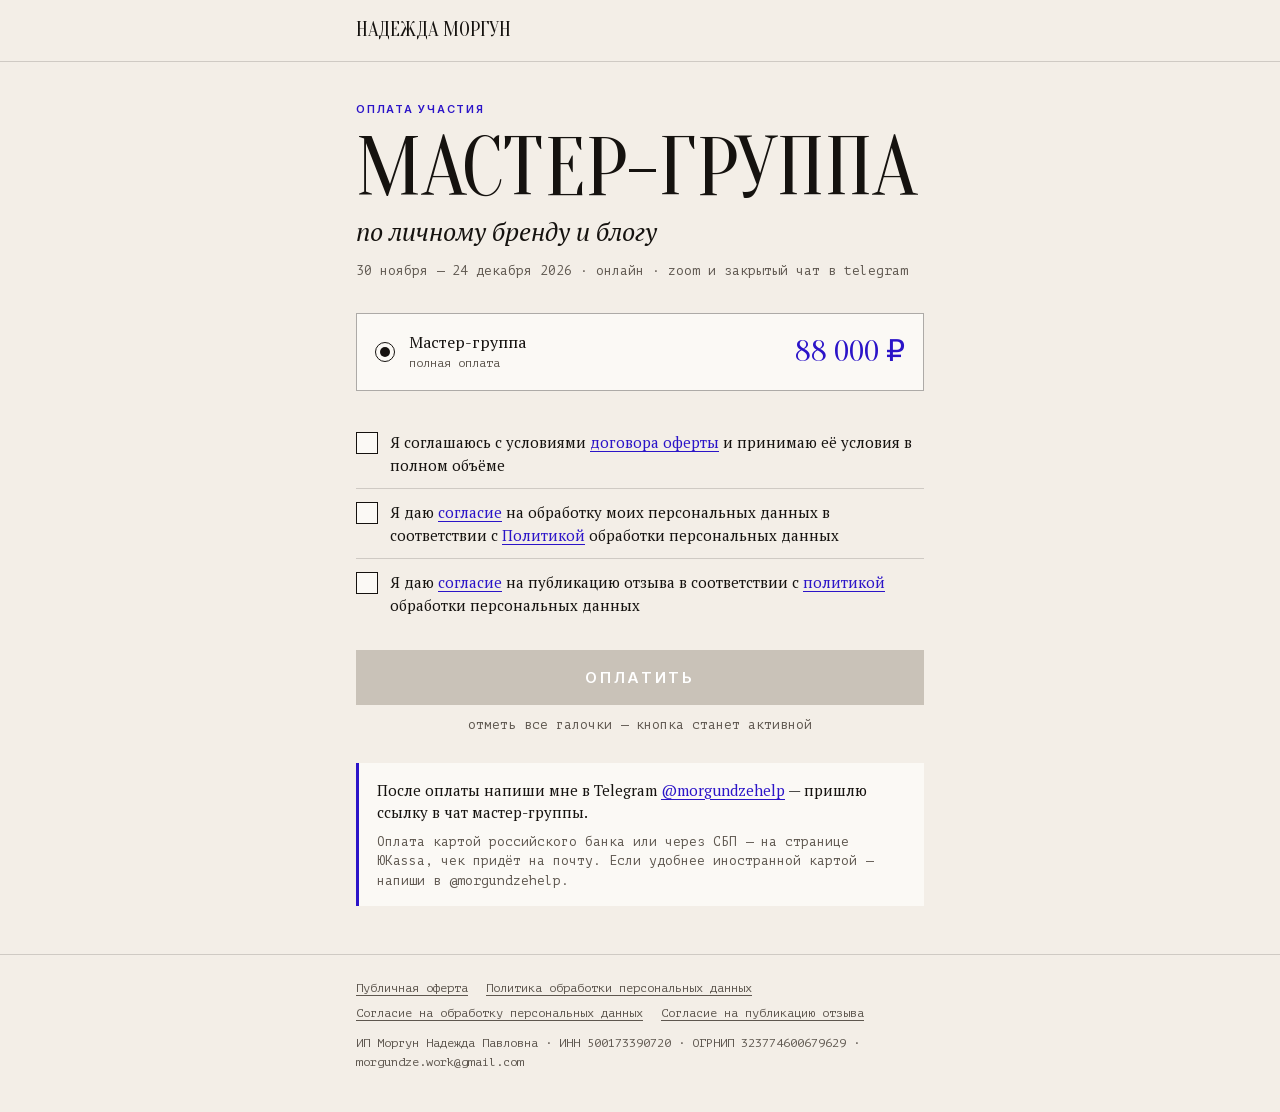
<file: master-group/index.html>
<!doctype html>
<html lang="ru">
<head>
<meta charset="utf-8">
<meta name="viewport" content="width=device-width, initial-scale=1, viewport-fit=cover">
<title>Мастер-группа — оплата</title>
<meta name="description" content="Мастер-группа по личному бренду и блогу Надежды Моргун. 30 ноября — 24 декабря 2026, онлайн. 88 000 ₽.">
<meta name="robots" content="noindex">
<meta property="og:type" content="website">
<meta property="og:title" content="Мастер-группа по личному бренду и блогу — оплата">
<meta property="og:description" content="30 ноября — 24 декабря 2026, онлайн. Надежда Моргун.">
<meta property="og:url" content="https://morgundze.github.io/master-group/">
<link rel="icon" href="icon.png">
<link rel="stylesheet" href="fonts/fonts.css">
<style>
/* страница оплаты мастер-группы: бумага, шрифты и синий — как на сайте практикума */
:root {
  --ivory: #F3EEE7;
  --paper: #FBF9F5;
  --ink: #15120F;
  --soft: #5E574F;
  --line: rgba(21, 18, 15, 0.16);
  --line-2: rgba(21, 18, 15, 0.34);
  --acc: #2B14C8;
  --off: #C9C2B8;
  --warn: #B3261E;
  --display: 'Oranienbaum', 'Didot', 'Bodoni 72', Georgia, serif;
  --serif: 'PT Serif', Georgia, serif;
  --mono: 'PT Mono', 'Courier New', monospace;
  --ui: 'Inter', 'Helvetica Neue', Arial, sans-serif;
  --gut: 16px;
  color-scheme: light;
}
* { box-sizing: border-box; }
html { -webkit-text-size-adjust: 100%; }
body { margin: 0; background: var(--ivory); color: var(--ink); font: 400 16px/1.55 var(--serif); -webkit-font-smoothing: antialiased; overflow-x: hidden; }
a { color: inherit; text-underline-offset: 3px; }
.in { max-width: 600px; margin-inline: auto; padding-left: max(var(--gut), env(safe-area-inset-left, 0px)); padding-right: max(var(--gut), env(safe-area-inset-right, 0px)); }
.top { border-bottom: 1px solid var(--line); }
.top .in { padding-block: 18px; }
.top .name { font: 400 20px/1 var(--display); text-transform: uppercase; text-decoration: none; }
main .in { padding-block: 40px 48px; }
.lbl { margin: 0 0 14px; font: 600 11px/1.4 var(--ui); letter-spacing: .16em; text-transform: uppercase; color: var(--acc); }
h1 { margin: 0; font: 400 clamp(54px, 15vw, 84px)/.9 var(--display); text-transform: uppercase; letter-spacing: -.01em; }
.sub { margin: 8px 0 0; font: italic 400 clamp(20px, 5.4vw, 26px)/1.25 var(--serif); }
.meta { margin: 14px 0 0; font: 400 13px/1.5 var(--mono); color: var(--soft); }

.tariff { display: flex; align-items: center; gap: 14px; margin: 32px 0 0; padding: 18px 18px; background: var(--paper); border: 1px solid var(--line-2); }
.dot { flex: none; width: 20px; height: 20px; border-radius: 50%; border: 1.5px solid var(--ink); display: grid; place-items: center; }
.dot::after { content: ""; width: 10px; height: 10px; border-radius: 50%; background: var(--ink); }
.tariff .t { flex: 1; min-width: 0; font: 400 16px/1.35 var(--serif); }
.tariff .t small { display: block; font: 400 12px/1.4 var(--mono); color: var(--soft); margin-top: 2px; }
.tariff .p { flex: none; font: 400 30px/1 var(--display); color: var(--acc); white-space: nowrap; }

.agree { margin: 28px 0 0; padding: 0; border: 0; }
.chk { position: relative; display: flex; gap: 12px; align-items: flex-start; padding: 12px 0; cursor: pointer; font: 400 15px/1.5 var(--serif); }
.chk + .chk { border-top: 1px solid var(--line); }
.chk input { position: absolute; opacity: 0; width: 22px; height: 22px; margin: 0; left: 0; top: 13px; }
.box { flex: none; width: 22px; height: 22px; margin-top: 1px; border: 1.5px solid var(--ink); background: var(--paper); display: grid; place-items: center; transition: background .15s, border-color .15s; }
.box svg { width: 14px; height: 14px; opacity: 0; transition: opacity .15s; }
.chk input:checked + .box { background: var(--ink); }
.chk input:checked + .box svg { opacity: 1; }
.chk input:focus-visible + .box { outline: 2px solid var(--acc); outline-offset: 2px; }
.chk a { color: var(--acc); }
.chk .opt { display: inline-block; margin-left: 4px; font: 400 12px/1 var(--mono); color: var(--soft); white-space: nowrap; }
.chk.miss .box { border-color: var(--warn); box-shadow: 0 0 0 3px rgba(179, 38, 30, .15); }

.pay { display: block; width: 100%; margin: 22px 0 0; padding: 20px 16px; border: 0; border-radius: 0; background: var(--ink); color: var(--ivory); font: 600 15px/1 var(--ui); letter-spacing: .18em; text-transform: uppercase; text-align: center; text-decoration: none; cursor: pointer; transition: background .15s; -webkit-appearance: none; appearance: none; }
.pay:hover { background: var(--acc); }
.pay[aria-disabled="true"] { background: var(--off); color: #fff; cursor: not-allowed; }
.hint { margin: 10px 0 0; min-height: 1.5em; font: 400 13px/1.5 var(--mono); color: var(--soft); text-align: center; }
.hint.warn { color: var(--warn); }

.after { margin: 28px 0 0; padding: 16px 18px; border-left: 3px solid var(--acc); background: var(--paper); font: 400 15px/1.5 var(--serif); }
.after p { margin: 0; }
.after p + p { margin-top: 8px; font: 400 13px/1.5 var(--mono); color: var(--soft); }
.after a { color: var(--acc); }

footer { border-top: 1px solid var(--line); }
footer .in { padding-block: 24px 40px; font: 400 12px/1.6 var(--mono); color: var(--soft); }
footer nav { display: flex; flex-wrap: wrap; gap: 6px 18px; margin-bottom: 10px; }
footer p { margin: 0; }
</style>
</head>
<body>
<header class="top"><div class="in"><a class="name" href="https://morgundze.github.io/">Надежда Моргун</a></div></header>
<main>
<div class="in">
  <p class="lbl">оплата участия</p>
  <h1>Мастер-группа</h1>
  <p class="sub">по личному бренду и блогу</p>
  <p class="meta">30 ноября — 24 декабря 2026 · онлайн · zoom и закрытый чат в telegram</p>

  <div class="tariff" role="radiogroup" aria-label="Тариф">
    <span class="dot" role="radio" aria-checked="true"></span>
    <span class="t">Мастер-группа<small>полная оплата</small></span>
    <span class="p">88 000 ₽</span>
  </div>

  <fieldset class="agree">
    <legend class="lbl" style="position:absolute;left:-9999px">Согласия</legend>
    <label class="chk" data-req>
      <input type="checkbox" id="c-oferta">
      <span class="box" aria-hidden="true"><svg viewBox="0 0 14 14"><path d="M2 7.5l3.2 3L12 3.5" fill="none" stroke="#F3EEE7" stroke-width="2"/></svg></span>
      <span>Я соглашаюсь с условиями <a href="oferta.html" target="_blank">договора оферты</a> и принимаю её условия в полном объёме</span>
    </label>
    <label class="chk" data-req>
      <input type="checkbox" id="c-pd">
      <span class="box" aria-hidden="true"><svg viewBox="0 0 14 14"><path d="M2 7.5l3.2 3L12 3.5" fill="none" stroke="#F3EEE7" stroke-width="2"/></svg></span>
      <span>Я даю <a href="soglasie.html" target="_blank">согласие</a> на обработку моих персональных данных в соответствии с <a href="privacy.html" target="_blank">Политикой</a> обработки персональных данных</span>
    </label>
    <label class="chk" data-req>
      <input type="checkbox" id="c-otzyv">
      <span class="box" aria-hidden="true"><svg viewBox="0 0 14 14"><path d="M2 7.5l3.2 3L12 3.5" fill="none" stroke="#F3EEE7" stroke-width="2"/></svg></span>
      <span>Я даю <a href="otzyv.html" target="_blank">согласие</a> на публикацию отзыва в соответствии с <a href="privacy.html" target="_blank">политикой</a> обработки персональных данных</span>
    </label>
  </fieldset>

  <a class="pay" id="pay" href="#" role="button" aria-disabled="true">Оплатить</a>
  <p class="hint" id="hint" aria-live="polite">отметь все галочки — кнопка станет активной</p>

  <div class="after">
    <p>После оплаты напиши мне в Telegram <a href="https://t.me/morgundzehelp" target="_blank">@morgundzehelp</a> — пришлю ссылку в чат мастер-группы.</p>
    <p>Оплата картой российского банка или через СБП — на странице ЮKassa, чек придёт на почту. Если удобнее иностранной картой — напиши в @morgundzehelp.</p>
  </div>
</div>
</main>
<footer><div class="in">
<nav><a href="oferta.html">Публичная оферта</a><a href="privacy.html">Политика обработки персональных данных</a><a href="soglasie.html">Согласие на обработку персональных данных</a><a href="otzyv.html">Согласие на публикацию отзыва</a></nav>
<p>ИП Моргун Надежда Павловна · ИНН 500173390720 · ОГРНИП 323774600679629 · morgundze.work@gmail.com</p>
</div></footer>
<script>
(function () {
  // многоразовая ссылка ЮKassa: «Мастер-группа по личному бренду и блогу», 88 000 ₽ (счёт 1501417-4, с 26.11)
  var PAY_URL = "https://yookassa.ru/my/i/awhjxF95mJ3M/l";
  var pay = document.getElementById("pay");
  var hint = document.getElementById("hint");
  var req = Array.prototype.slice.call(document.querySelectorAll(".chk[data-req]"));
  var HINT = hint.textContent;

  function missing() { return req.filter(function (l) { return !l.querySelector("input").checked; }); }
  function update() {
    var m = missing();
    req.forEach(function (l) { if (l.querySelector("input").checked) l.classList.remove("miss"); });
    if (m.length) {
      pay.setAttribute("aria-disabled", "true");
      pay.removeAttribute("href");
      if (!hint.classList.contains("warn")) hint.textContent = HINT;
    } else {
      pay.setAttribute("aria-disabled", "false");
      pay.setAttribute("href", PAY_URL);
      hint.classList.remove("warn");
      hint.textContent = "";
    }
  }
  pay.addEventListener("click", function (e) {
    var m = missing();
    if (m.length) {
      e.preventDefault();
      m.forEach(function (l) { l.classList.add("miss"); });
      hint.classList.add("warn");
      hint.textContent = "чтобы перейти к оплате, отметь все галочки";
      m[0].scrollIntoView({ behavior: "smooth", block: "center" });
    }
  });
  document.querySelectorAll(".chk input").forEach(function (i) { i.addEventListener("change", update); });
  update();
})();
</script>
</body>
</html>
</file>
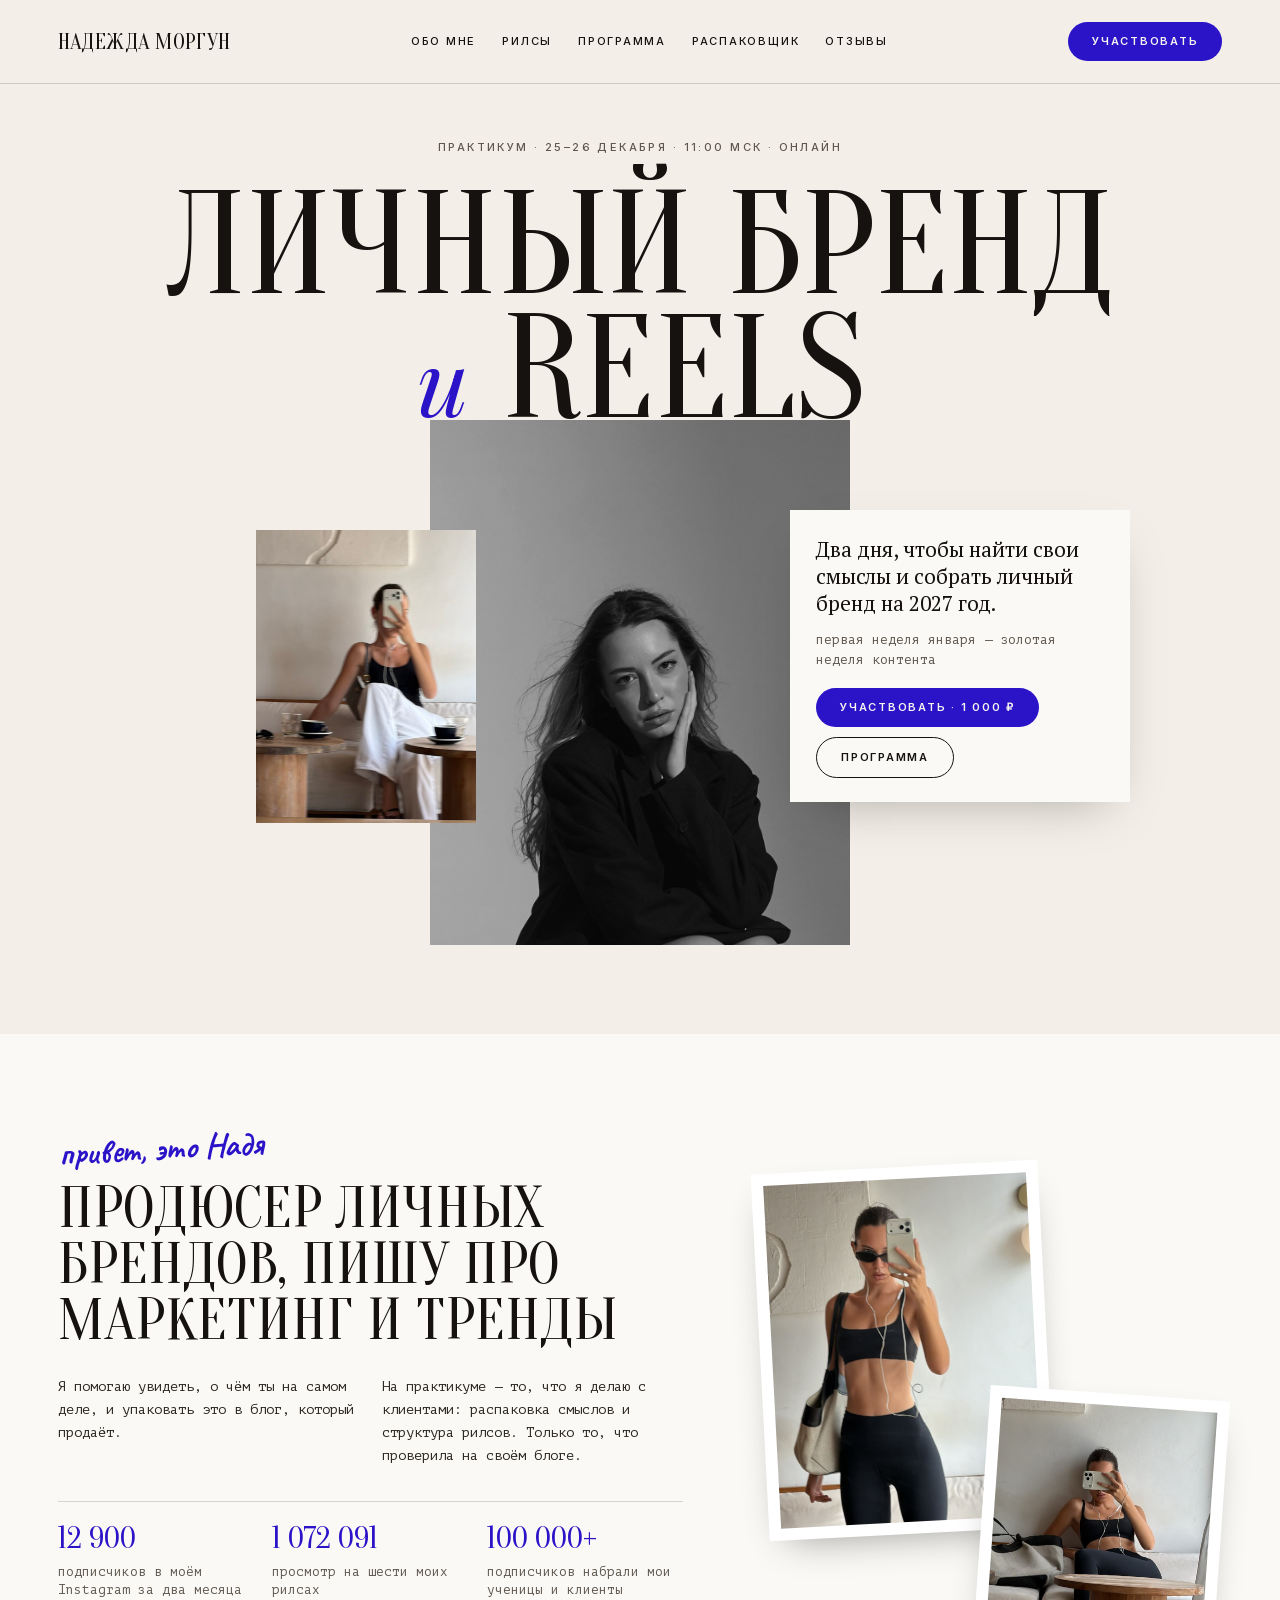
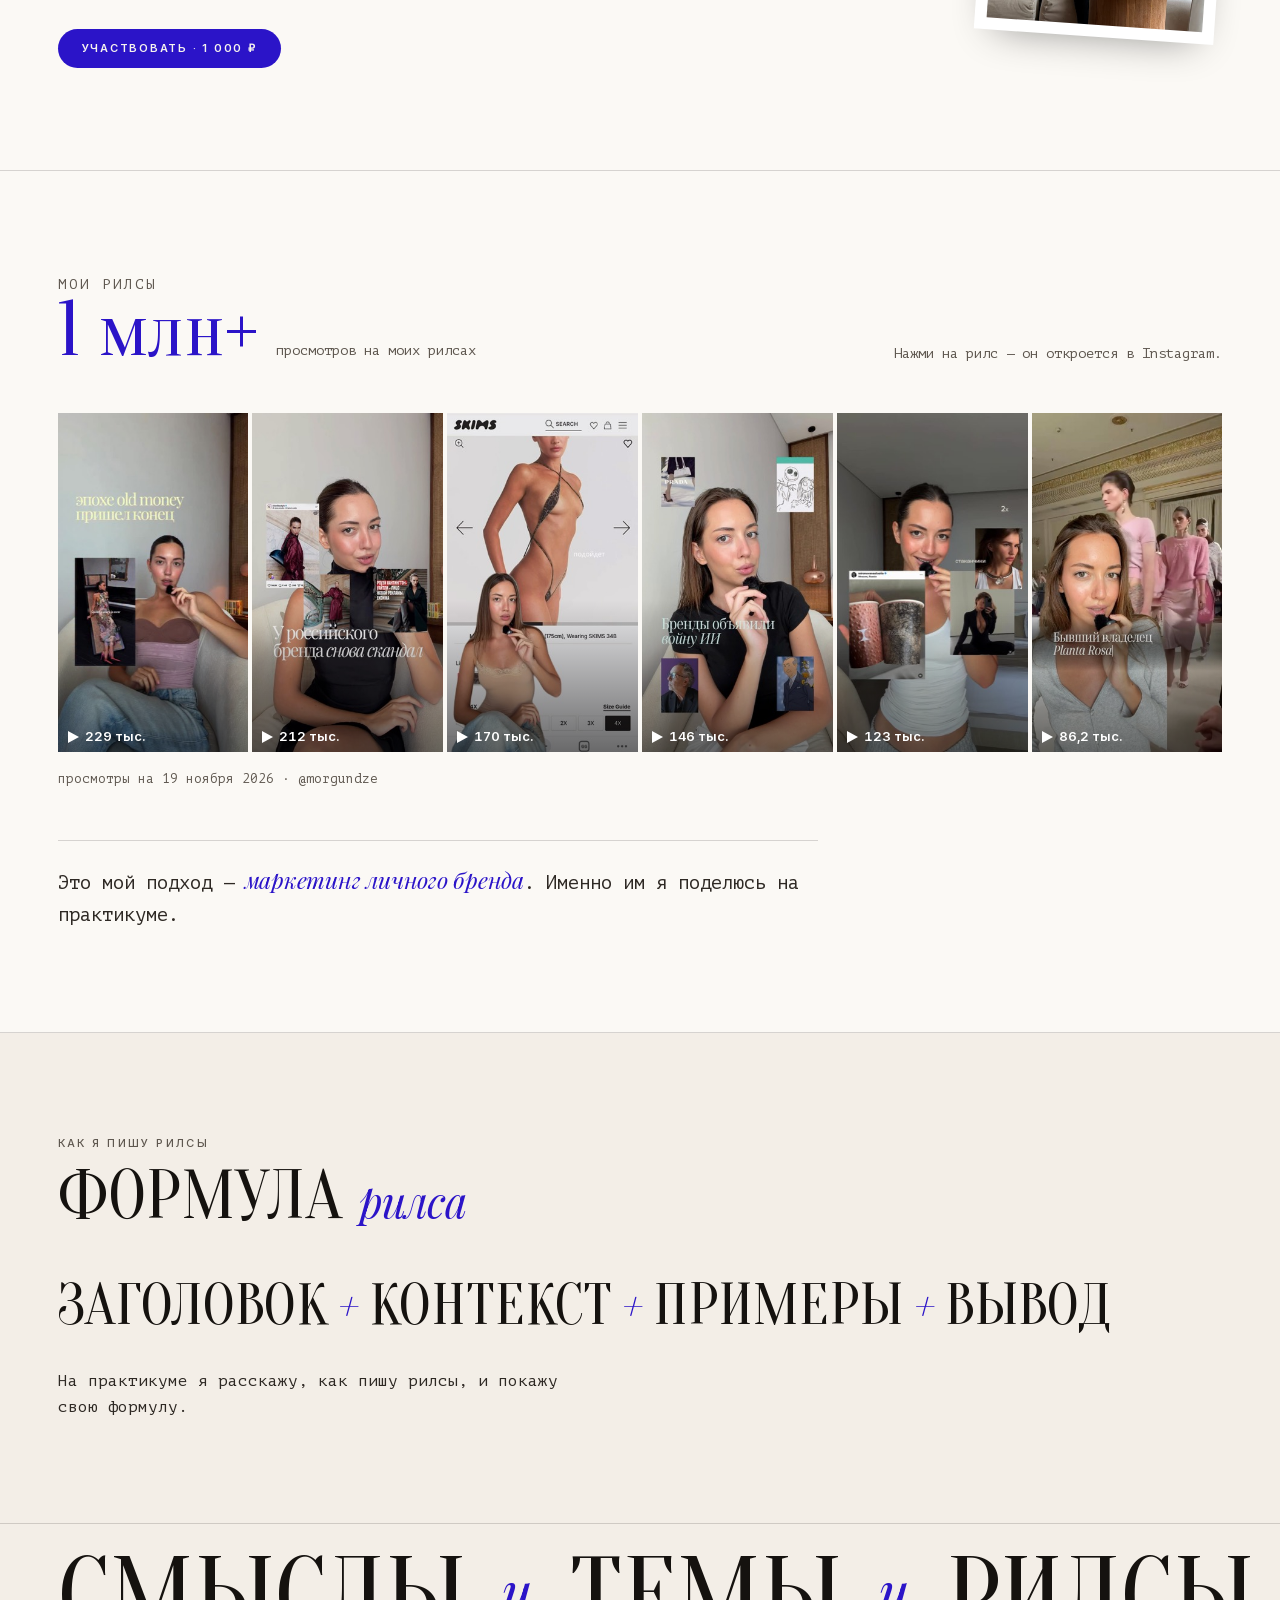
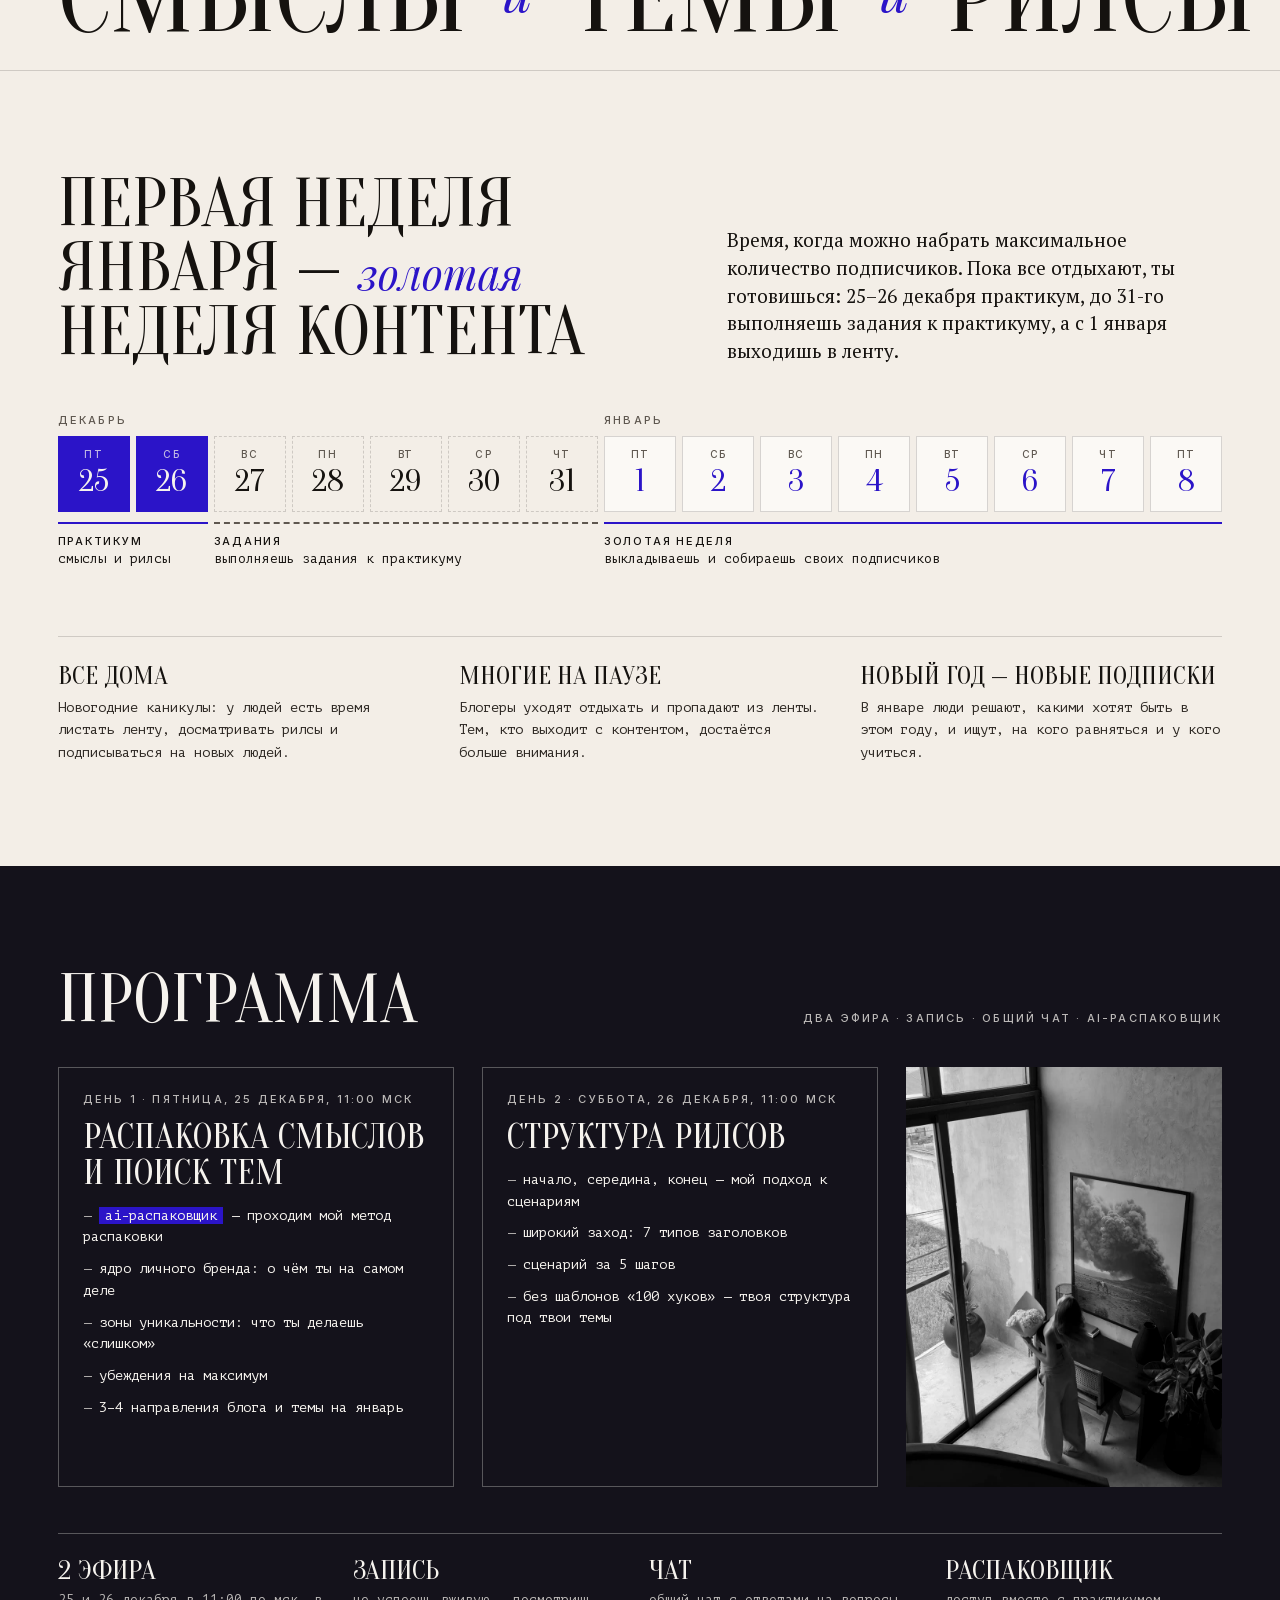
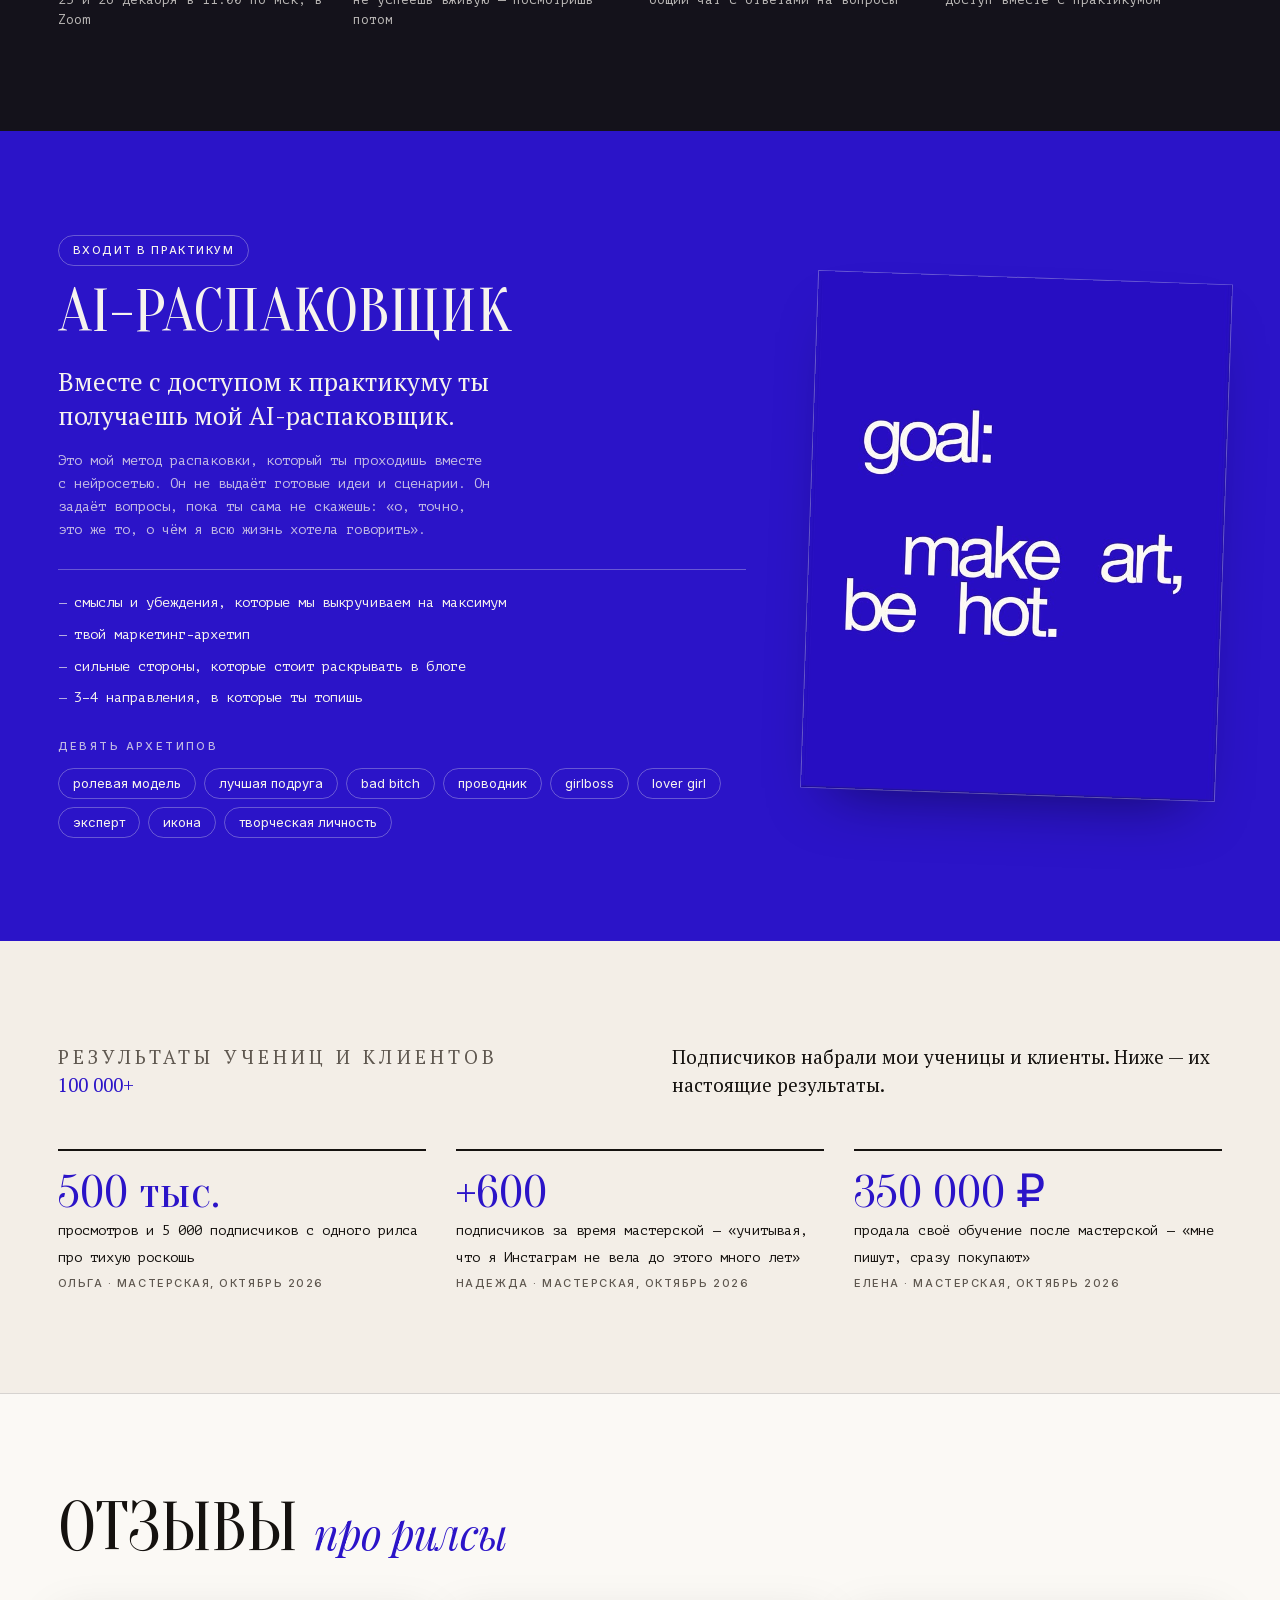
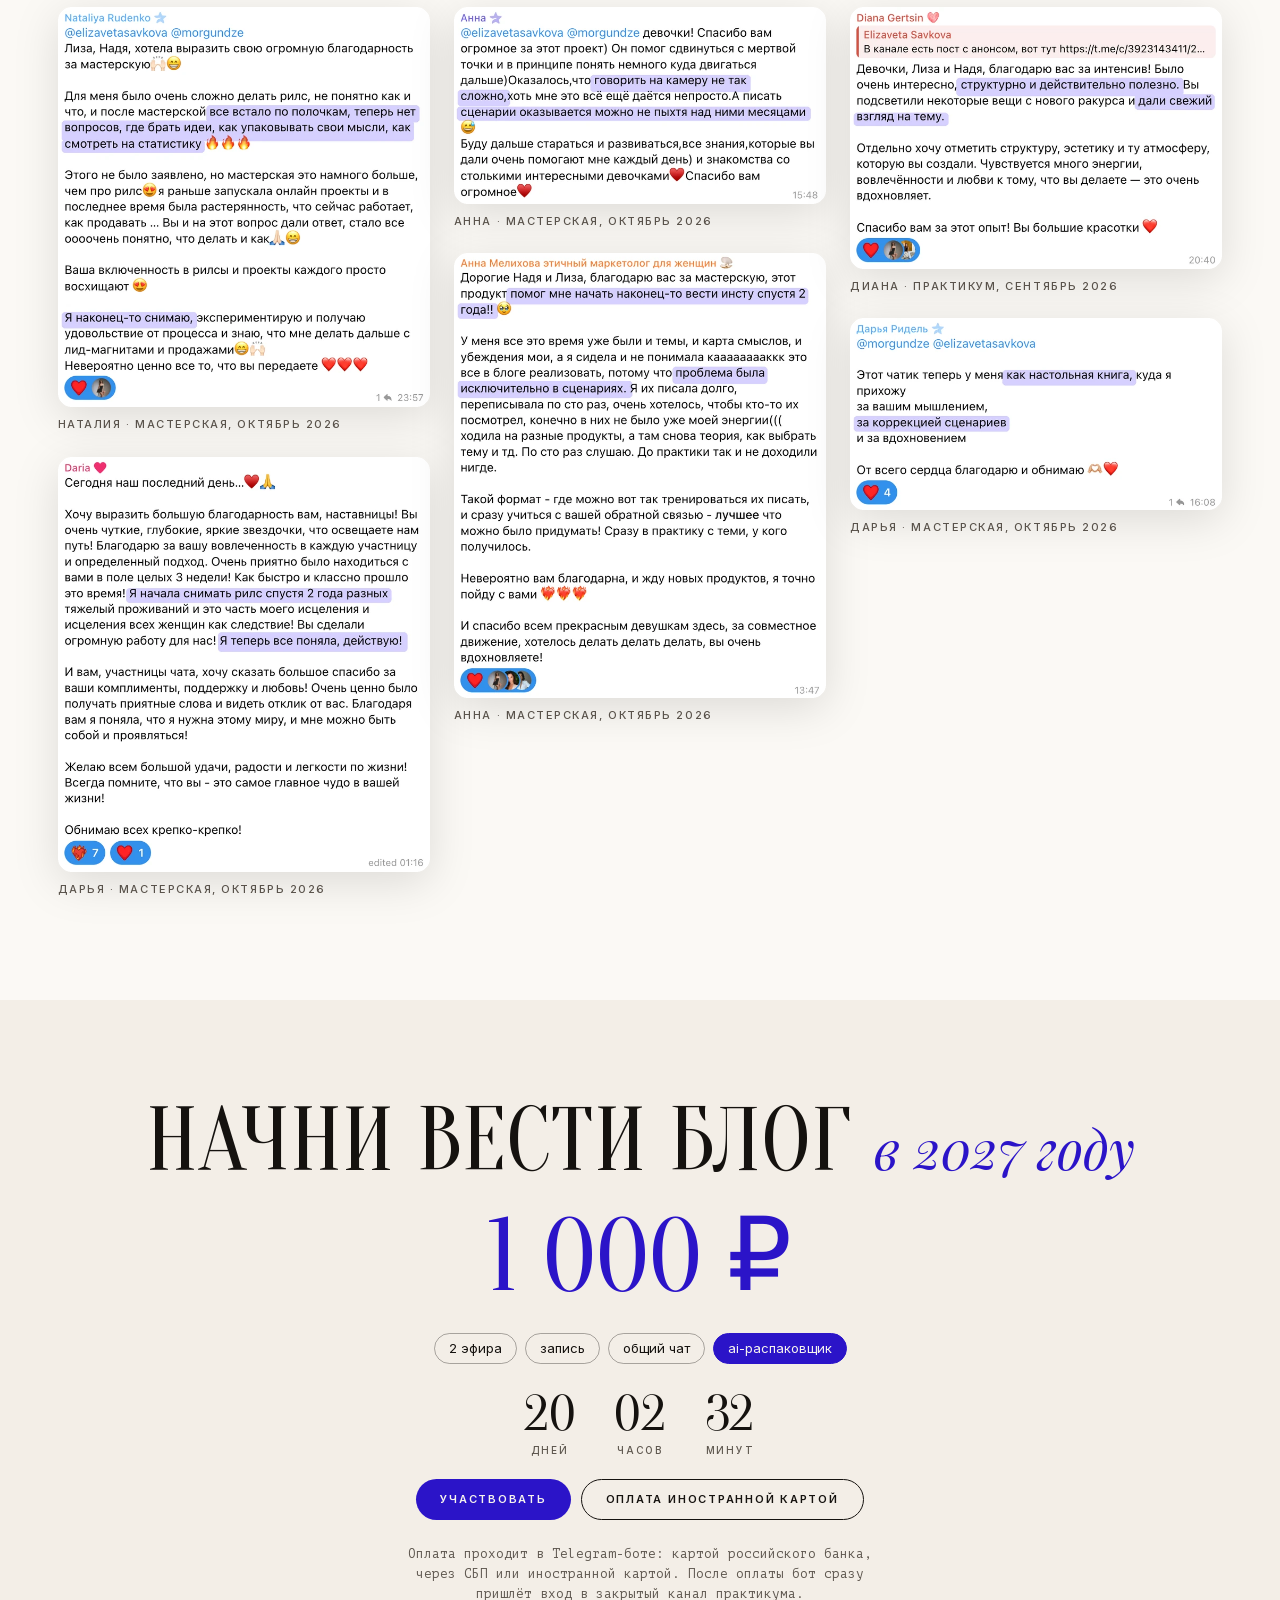
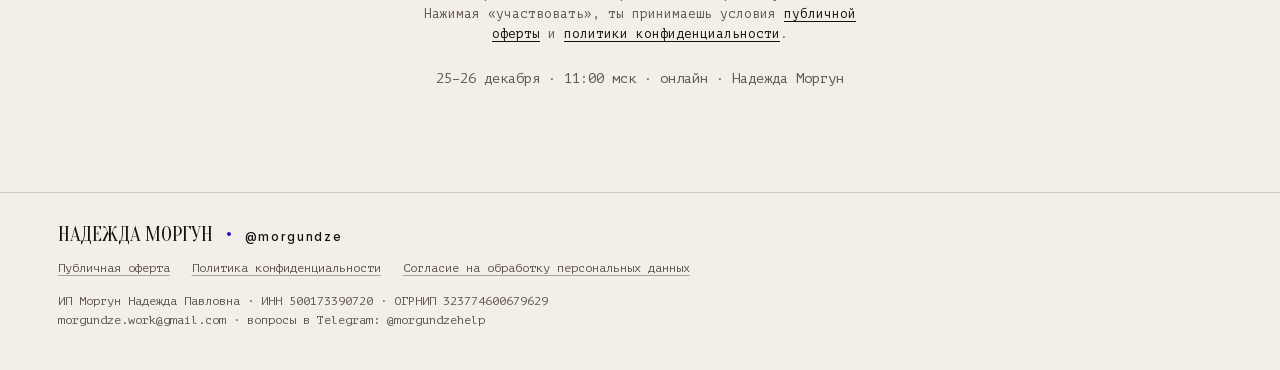
<file: praktikum/index.html>
<!doctype html>
<html lang="ru">
<head>
<meta charset="utf-8">
<meta name="viewport" content="width=device-width, initial-scale=1, viewport-fit=cover">
<title>Личный бренд и reels — практикум Надежды Моргун</title>
<meta name="description" content="Практикум 25–26 декабря, 11:00 мск, онлайн. Два дня, чтобы найти свои смыслы и собрать личный бренд на 2027 год. 1 000 ₽.">
<meta property="og:type" content="website">
<meta property="og:title" content="Личный бренд и reels — практикум 25–26 декабря">
<meta property="og:description" content="Два дня, чтобы найти свои смыслы и собрать личный бренд на 2027 год. Онлайн, 1 000 ₽.">
<meta property="og:url" content="https://morgundze.github.io/praktikum/">
<meta property="og:image" content="https://morgundze.github.io/praktikum/img/og.jpg">
<meta name="twitter:card" content="summary_large_image">
<link rel="icon" href="img/icon.png">
<link rel="stylesheet" href="fonts/fonts.css">
<style>
/* layout: журнал (круг 7, вариант A) — слоновая кость, крупные узкие буквы с засечками, её фото; акцент — синий как «make art» из блока распаковщика, чёрный под программу. Чистовик 19.11: без «было и стало» и разбора рилса, оплата через Telegram-бота, документы отдельными страницами */
:root {
  --ivory: #F3EEE7;
  --paper: #FBF9F5;
  --ink: #15120F;
  --soft: #5E574F;
  --line: rgba(21, 18, 15, 0.16);
  --line-2: rgba(21, 18, 15, 0.34);
  --acc: #2B14C8;
  --dark: #14121B;
  --band: #2B14C8;
  --on-dark: #F6F3EE;
  --on-dark-dim: rgba(246, 243, 238, 0.74);
  --on-dark-line: rgba(246, 243, 238, 0.3);
  --display: 'Oranienbaum', 'Didot', 'Bodoni 72', Georgia, serif;
  --serif: 'PT Serif', Georgia, serif;
  --ital: 'Playfair Display', Georgia, serif;
  --mono: 'PT Mono', 'Courier New', monospace;
  --hand: 'Caveat', 'Segoe Print', cursive;
  --ui: 'Inter', 'Helvetica Neue', Arial, sans-serif;
  --gut: clamp(16px, 4.5vw, 64px);
  color-scheme: light;
}
* { box-sizing: border-box; }
html { scroll-behavior: smooth; }
body { margin: 0; background: var(--ivory); color: var(--ink); font: 400 17px/1.6 var(--serif); -webkit-font-smoothing: antialiased; overflow-x: hidden; }
img { display: block; max-width: 100%; }
a { color: inherit; }
h1, h2, h3 { text-wrap: balance; }
.wrap { max-width: 1280px; margin-inline: auto; padding-left: max(var(--gut), env(safe-area-inset-left, 0px)); padding-right: max(var(--gut), env(safe-area-inset-right, 0px)); }
.lbl { margin: 0 0 14px; font: 500 11px/1.4 var(--ui); letter-spacing: .22em; text-transform: uppercase; color: var(--soft); }
.pill { display: inline-flex; align-items: center; gap: 10px; background: var(--acc); color: var(--on-dark); text-decoration: none; padding: 14px 24px; border-radius: 99px; font: 600 11px/1 var(--ui); letter-spacing: .16em; text-transform: uppercase; white-space: nowrap; border: 0; cursor: pointer; }
.pill.ghost { background: transparent; color: var(--ink); border: 1px solid var(--ink); }
.pill:focus-visible, .reel:focus-visible, footer a:focus-visible, .legal a:focus-visible { outline: 2px solid var(--acc); outline-offset: 3px; }
.hand { font: 700 34px/1 var(--hand); color: var(--acc); }
.h2 { margin: 0; font: 400 clamp(40px, 5.4vw, 76px)/.9 var(--display); text-transform: uppercase; }
.h2 em, .big em { font: italic 400 .62em/1 var(--ital); text-transform: none; color: var(--acc); letter-spacing: -.02em; }
.sec { padding-block: clamp(56px, 8vw, 110px); }
.sec-hd { display: flex; flex-wrap: wrap; justify-content: space-between; align-items: end; gap: 18px; margin-bottom: clamp(28px, 4vw, 48px); }
.sec-hd p { margin: 0; max-width: 46ch; font: 400 14px/1.6 var(--mono); color: var(--soft); }


/* nav */
.nav .wrap { display: flex; align-items: center; justify-content: space-between; gap: 16px; padding-block: 22px; border-bottom: 1px solid var(--line); }
.nav .name { font: 400 22px/1 var(--display); letter-spacing: .02em; text-transform: uppercase; }
.nav ul { display: flex; gap: 26px; list-style: none; margin: 0; padding: 0; font: 500 11px/1 var(--ui); letter-spacing: .16em; text-transform: uppercase; }
.nav ul a { text-decoration: none; }
.nav ul a:hover { color: var(--acc); }

/* hero */
.hero .wrap { padding-block: clamp(28px, 5vw, 56px) clamp(48px, 7vw, 96px); display: grid; justify-items: center; }
.kicker { margin: 0 0 clamp(18px, 2.4vw, 30px); font: 500 11px/1.4 var(--ui); letter-spacing: .22em; text-transform: uppercase; color: var(--soft); text-align: center; }
.big { margin: 0; font: 400 clamp(54px, 11.5vw, 176px)/.84 var(--display); text-transform: uppercase; text-align: center; letter-spacing: -.01em; }
.spread { position: relative; width: min(1040px, 100%); margin-top: clamp(-14px, -1vw, -6px); display: grid; grid-template-columns: 1fr minmax(0, 420px) 1fr; align-items: start; }
.spread .main { grid-column: 2; grid-row: 1; position: relative; z-index: 2; margin: 0; }
.spread .main img { width: 100%; aspect-ratio: 4 / 5; object-fit: cover; object-position: 50% 30%; filter: grayscale(1) contrast(1.05); }
.spread .side { grid-column: 1; grid-row: 1; justify-self: end; margin: 110px -46px 0 0; width: min(220px, 100%); z-index: 3; position: relative; }
.spread .side img { width: 100%; aspect-ratio: 3 / 4; object-fit: cover; }
.spread .card { grid-column: 3; grid-row: 1; align-self: start; margin: 90px 0 0 -60px; z-index: 3; background: var(--paper); padding: 26px 26px 24px; box-shadow: 0 18px 50px -24px rgba(0,0,0,.35); max-width: 340px; position: relative; }
.spread .card p { margin: 0 0 18px; font: 400 21px/1.3 var(--serif); }
.spread .card small { display: block; margin: -6px 0 18px; font: 400 13px/1.55 var(--mono); color: var(--soft); }
.spread .card .row { display: flex; flex-wrap: wrap; gap: 10px; }

/* hey */
.hey { background: var(--paper); }
.hey .wrap { display: grid; grid-template-columns: minmax(0, 1.15fr) minmax(0, .85fr); gap: clamp(32px, 6vw, 90px); align-items: center; }
.hey .hand { display: block; margin-bottom: 10px; transform: rotate(-3deg); transform-origin: left; }
.hey h2 { margin: 0 0 26px; font: 400 clamp(34px, 4.6vw, 64px)/.95 var(--display); text-transform: uppercase; }
.cols { display: grid; grid-template-columns: 1fr 1fr; gap: 24px; font: 400 14px/1.65 var(--mono); color: #2E2924; }
.cols p { margin: 0; }
.facts { display: grid; grid-template-columns: repeat(3, minmax(0, 1fr)); gap: 18px; margin: 34px 0 30px; border-top: 1px solid var(--line); padding-top: 22px; }
.facts b { display: block; white-space: nowrap; font: 400 clamp(24px, 2.4vw, 34px)/1 var(--display); color: var(--acc); font-variant-numeric: tabular-nums; }
.facts span { display: block; margin-top: 8px; font: 400 12.5px/1.45 var(--mono); color: var(--soft); }
.polas { position: relative; min-height: 470px; }
.pola { position: absolute; background: #fff; padding: 12px; box-shadow: 0 16px 40px -20px rgba(0,0,0,.45); }
.pola img { width: 100%; height: 100%; object-fit: cover; }
.pola.a { left: 0; top: 0; width: 62%; height: 78%; transform: rotate(-3deg); }
.pola.b { right: 0; bottom: 0; width: 52%; height: 52%; transform: rotate(4deg); }

/* «это мой подход» — тем же печатным шрифтом, что «я помогаю увидеть…» */
.say { margin: clamp(32px, 4vw, 52px) 0 0; padding-top: 26px; border-top: 1px solid var(--line); max-width: 760px; font: 400 clamp(16px, 1.5vw, 19px)/1.65 var(--mono); color: #2E2924; }
.say em { font: italic 400 1.22em/1 var(--ital); color: var(--acc); letter-spacing: -.01em; }
.fsub { margin: 16px 0 0; max-width: 52ch; font: 400 14px/1.6 var(--mono); color: var(--soft); }

/* рилсы */
.reels-sec { background: var(--paper); border-block: 1px solid var(--line); }
.total { display: flex; flex-wrap: wrap; align-items: baseline; gap: 6px 18px; }
.total b { font: 400 clamp(44px, 6vw, 88px)/.9 var(--display); color: var(--acc); font-variant-numeric: tabular-nums; white-space: nowrap; }
.total span { font: 400 14px/1.5 var(--mono); color: var(--soft); max-width: 30ch; }
.grid { display: grid; grid-template-columns: repeat(6, minmax(0, 1fr)); gap: 4px; }
.reel { position: relative; display: block; aspect-ratio: 9 / 16; overflow: hidden; background: var(--ivory); text-decoration: none; }
.reel img { width: 100%; height: 100%; object-fit: cover; transition: transform .4s ease; }
.reel:hover img { transform: scale(1.04); }
.reel::after { content: ""; position: absolute; inset: 55% 0 0; background: linear-gradient(to top, rgba(0,0,0,.55), rgba(0,0,0,0)); }
.reel .v { position: absolute; left: 10px; bottom: 9px; z-index: 1; display: flex; align-items: center; gap: 6px; color: #fff; font: 600 13px/1 var(--ui); font-variant-numeric: tabular-nums; }
.reel .v svg { width: 11px; height: 12px; fill: #fff; }
.reels-note { margin: 18px 0 0; font: 400 12.5px/1.5 var(--mono); color: var(--soft); }

/* формула */
.formula .eq { list-style: none; margin: clamp(28px, 4vw, 48px) 0 0; padding: 0; display: flex; flex-wrap: wrap; align-items: baseline; gap: 4px 0; font: 400 clamp(30px, 4.6vw, 66px)/1.05 var(--display); text-transform: uppercase; }
.formula .eq li + li::before { content: "+"; display: inline-block; margin: 0 .28em; font: italic 400 .62em/1 var(--ital); color: var(--acc); vertical-align: .12em; }
.formula .fsub { margin-top: clamp(20px, 3vw, 32px); font-size: clamp(14px, 1.3vw, 16px); color: #2E2924; }

/* words */
.words { overflow: hidden; border-block: 1px solid var(--line); }
.words p { margin: 0; padding: clamp(10px, 2vw, 22px) max(var(--gut), env(safe-area-inset-left, 0px)); white-space: nowrap; font: 400 min(8.4vw, 150px)/.95 var(--display); text-transform: uppercase; text-align: center; }
.words p span { color: var(--acc); font: italic 400 .5em/1 var(--ital); text-transform: none; vertical-align: .35em; margin-inline: .2em; }

/* golden week */
.gold .top { display: grid; grid-template-columns: minmax(0, 1.1fr) minmax(0, .9fr); gap: clamp(28px, 5vw, 80px); align-items: end; margin-bottom: clamp(32px, 4vw, 52px); }
.gold h2 { margin: 0; font: 400 clamp(38px, 5.4vw, 80px)/.92 var(--display); text-transform: uppercase; }
.gold h2 em { font: italic 400 .62em/1 var(--ital); text-transform: none; color: var(--acc); }
.gold .top p { margin: 0; font: 400 19px/1.45 var(--serif); }
.cal-scroll { overflow-x: auto; padding-bottom: 8px; }
.cal { min-width: 860px; display: grid; gap: 10px; }
.cal .m, .cal .d, .cal .ph { display: grid; grid-template-columns: repeat(15, minmax(0, 1fr)); gap: 6px; }
.cal .m span { font: 500 11px/1 var(--ui); letter-spacing: .2em; text-transform: uppercase; color: var(--soft); }
.cal .m .dec { grid-column: span 7; } .cal .m .jan { grid-column: span 8; }
.cal .d div { border: 1px solid var(--line); background: var(--paper); padding: 12px 4px 14px; text-align: center; display: grid; gap: 6px; }
.cal .d small { font: 500 10px/1 var(--ui); letter-spacing: .14em; text-transform: uppercase; color: var(--soft); }
.cal .d b { font: 400 32px/1 var(--display); font-variant-numeric: tabular-nums; }
.cal .d .p { background: var(--acc); border-color: var(--acc); color: var(--on-dark); }
.cal .d .p small { color: var(--on-dark-dim); }
.cal .d .s { background: transparent; border-style: dashed; }
.cal .d .g b { color: var(--acc); }
.cal .ph div { padding-top: 10px; border-top: 2px solid var(--ink); font: 400 13px/1.4 var(--mono); }
.cal .ph div b { display: block; font: 500 11px/1.4 var(--ui); letter-spacing: .16em; text-transform: uppercase; }
.cal .ph .a { grid-column: span 2; border-color: var(--acc); }
.cal .ph .b { grid-column: span 5; border-top-style: dashed; border-color: var(--soft); }
.cal .ph .c { grid-column: span 8; border-color: var(--acc); }
.why { display: grid; grid-template-columns: repeat(3, minmax(0, 1fr)); gap: clamp(18px, 3vw, 40px); margin-top: clamp(36px, 5vw, 60px); border-top: 1px solid var(--line); padding-top: 26px; }
.why h3 { margin: 0 0 8px; font: 400 26px/1 var(--display); text-transform: uppercase; }
.why p { margin: 0; font: 400 14px/1.6 var(--mono); color: #2E2924; }

/* program */
.prog { background: var(--dark); color: var(--on-dark); }
.prog .wrap { display: grid; grid-template-columns: minmax(0, 1fr) minmax(0, 1fr) minmax(0, .8fr); gap: clamp(16px, 2.4vw, 28px); align-items: stretch; }
.head { grid-column: 1 / -1; display: flex; flex-wrap: wrap; align-items: baseline; justify-content: space-between; gap: 12px; margin-bottom: 8px; }
.head span { font: 500 11px/1.4 var(--ui); letter-spacing: .2em; text-transform: uppercase; color: var(--on-dark-dim); }
.day { border: 1px solid var(--on-dark-line); padding: 26px 24px 28px; display: grid; align-content: start; gap: 14px; min-width: 0; }
.day .d { font: 500 11px/1 var(--ui); letter-spacing: .2em; text-transform: uppercase; color: var(--on-dark-dim); }
.day h3 { margin: 0; font: 400 clamp(28px, 2.8vw, 38px)/1 var(--display); text-transform: uppercase; }
.day ul { margin: 0; padding: 0; list-style: none; display: grid; gap: 10px; font: 400 14px/1.55 var(--mono); }
.day li::before { content: "— "; color: var(--on-dark-dim); }
.day li.key { color: var(--on-dark); }
.day li.key b { font-weight: 400; background: var(--band); padding: 1px 6px; }
.prog figure { margin: 0; min-height: 420px; position: relative; }
.prog figure img { position: absolute; inset: 0; width: 100%; height: 100%; object-fit: cover; object-position: 50% 84%; filter: grayscale(1) contrast(1.05); }
.fmt { grid-column: 1 / -1; display: grid; grid-template-columns: repeat(4, minmax(0, 1fr)); gap: 18px; margin-top: 18px; border-top: 1px solid var(--on-dark-line); padding-top: 22px; }
.fmt b { display: block; font: 400 28px/1 var(--display); text-transform: uppercase; }
.fmt span { display: block; margin-top: 6px; font: 400 13px/1.5 var(--mono); color: var(--on-dark-dim); }

/* распаковщик — синяя полоса-плакат, как в черновике 1 */
.unpack { background: var(--band); color: var(--on-dark); }
.unpack .wrap { display: grid; grid-template-columns: minmax(0, 1.25fr) minmax(0, .75fr); gap: clamp(32px, 5vw, 80px); align-items: center; }
.unpack .lbl { color: var(--on-dark-dim); }
.gift { display: inline-block; margin: 0 0 18px; padding: 8px 14px; border: 1px solid var(--on-dark-line); border-radius: 99px; font: 500 11px/1.2 var(--ui); letter-spacing: .14em; text-transform: uppercase; }
.unpack .wrap > div { min-width: 0; }
.unpack h2 { margin: 0 0 26px; font: 400 clamp(40px, 4.8vw, 72px)/.9 var(--display); text-transform: uppercase; }
.unpack .lead { margin: 0 0 16px; max-width: 34ch; font: 400 clamp(20px, 2vw, 25px)/1.35 var(--serif); }
.unpack .sub { margin: 0; max-width: 54ch; font: 400 14px/1.65 var(--mono); color: var(--on-dark-dim); }
.outs { list-style: none; margin: 28px 0 30px; padding: 22px 0 0; display: grid; gap: 10px; border-top: 1px solid var(--on-dark-line); font: 400 14px/1.55 var(--mono); }
.outs li::before { content: "— "; color: var(--on-dark-dim); }
.chips { display: flex; flex-wrap: wrap; gap: 8px; list-style: none; margin: 0; padding: 0; }
.chips li { padding: 8px 14px; border: 1px solid var(--on-dark-line); border-radius: 999px; font: 400 13px/1 var(--ui); }
.poster { margin: 0; min-width: 0; }
.poster img { width: 100%; aspect-ratio: 4 / 5; object-fit: cover; box-shadow: 0 0 0 1px var(--on-dark-line), 0 30px 60px -30px rgba(0,0,0,.5); transform: rotate(2deg); }

/* ученицы */
.students .wrap > .top { display: grid; grid-template-columns: minmax(0, 1fr) minmax(0, 1fr); gap: clamp(24px, 5vw, 80px); align-items: end; margin-bottom: clamp(32px, 4vw, 52px); }
.students .huge { margin: 0; font: 400 clamp(72px, 13vw, 200px)/.82 var(--display); color: var(--acc); font-variant-numeric: tabular-nums; white-space: nowrap; }
.students .top p { margin: 0; font: 400 19px/1.45 var(--serif); }
.cases { display: grid; grid-template-columns: repeat(3, minmax(0, 1fr)); gap: clamp(16px, 2.4vw, 30px); }
.case { display: grid; gap: 14px; align-content: start; min-width: 0; border-top: 2px solid var(--ink); padding-top: 20px; }
.case b { display: block; font: 400 clamp(34px, 3.6vw, 52px)/.95 var(--display); color: var(--acc); }
.case span { font: 400 14px/1.55 var(--mono); }
.case small { display: block; margin-top: 6px; font: 500 11px/1.4 var(--ui); letter-spacing: .14em; text-transform: uppercase; color: var(--soft); }

/* отзывы — стена скринов */
.rev { background: var(--paper); border-top: 1px solid var(--line); }
.wall { columns: 3 260px; column-gap: clamp(14px, 2vw, 24px); }
.wall .q { break-inside: avoid; margin: 0 0 clamp(14px, 2vw, 24px); padding: 22px 22px 20px; display: grid; gap: 14px; background: var(--ivory); border: 1px solid var(--line); }
.wall .scr { break-inside: avoid; margin: 0 0 clamp(14px, 2vw, 24px); display: grid; gap: 10px; }
.wall .scr img { width: 100%; height: auto; filter: drop-shadow(0 10px 22px rgba(0,0,0,.12)); }
.wall .q::before { content: "«"; font: italic 400 46px/.6 var(--ital); color: var(--acc); }
.wall blockquote { margin: 0; font: 400 17px/1.5 var(--serif); }
.wall .who { font: 500 11px/1.4 var(--ui); letter-spacing: .14em; text-transform: uppercase; color: var(--soft); }

/* cta */
.cta .wrap { display: grid; justify-items: center; gap: 24px; text-align: center; }
.cta h2 { margin: 0; font: 400 clamp(44px, 7vw, 104px)/.9 var(--display); text-transform: uppercase; }
.cta h2 em { font: italic 400 .6em/1 var(--ital); text-transform: none; color: var(--acc); }
.price { font: 400 clamp(56px, 8vw, 112px)/1 var(--display); color: var(--acc); }
.incl { display: flex; flex-wrap: wrap; justify-content: center; gap: 8px; list-style: none; margin: 0; padding: 0; }
.incl li { padding: 8px 14px; border: 1px solid var(--line-2); border-radius: 99px; font: 400 13px/1 var(--ui); }
.incl li.k { background: var(--band); border-color: var(--band); color: var(--on-dark); }
.timer { display: flex; gap: clamp(16px, 3vw, 34px); align-items: flex-start; }
.timer div { display: grid; justify-items: center; gap: 6px; min-width: 56px; }
.timer b { font: 400 clamp(34px, 4vw, 52px)/1 var(--display); font-variant-numeric: tabular-nums; }
.timer span { font: 500 10px/1 var(--ui); letter-spacing: .18em; text-transform: uppercase; color: var(--soft); }
.cta .meta { font: 400 14px/1.5 var(--mono); color: var(--soft); }

footer { border-top: 1px solid var(--line); }
footer .wrap { display: grid; gap: 14px; padding-block: 32px calc(40px + env(safe-area-inset-bottom, 0px)); font: 400 12px/1.6 var(--mono); color: var(--soft); }
footer p { margin: 0; }
footer a { text-decoration: none; }
footer a:hover { color: var(--acc); }
.f-me { display: flex; flex-wrap: wrap; align-items: baseline; gap: 4px 12px; }
.f-me .n { font: 400 20px/1 var(--display); text-transform: uppercase; color: var(--ink); }
.f-me .sep { color: var(--acc); font: 700 26px/0 var(--ui); position: relative; top: 2px; }
.f-me a { font: 500 12px/1 var(--ui); letter-spacing: .14em; color: var(--ink); }
.f-docs { display: flex; flex-wrap: wrap; gap: 6px 22px; }
.f-docs a { text-decoration: underline; text-decoration-color: var(--line-2); text-underline-offset: 3px; }
.pay { display: flex; flex-wrap: wrap; justify-content: center; gap: 10px; }
.legal { margin: 0; max-width: 60ch; font: 400 12.5px/1.6 var(--mono); color: var(--soft); }
.legal a { color: var(--ink); text-underline-offset: 3px; }

@media (max-width: 900px) {
  .nav ul { display: none; }
  .spread { grid-template-columns: 1fr; justify-items: center; }
  .spread .main { grid-column: 1; grid-row: 1; width: min(420px, 100%); }
  .spread .side { grid-column: 1; grid-row: 2; justify-self: start; margin: -70px 0 0 0; width: 46%; }
  .spread .card { grid-column: 1; grid-row: 3; justify-self: end; margin: -60px 0 0 0; max-width: 88%; }
  .hey .wrap, .unpack .wrap, .gold .top, .students .wrap > .top { grid-template-columns: 1fr; }
  .cols, .why, .facts, .cases { grid-template-columns: 1fr; }
  .polas { min-height: 380px; }
  .prog .wrap { grid-template-columns: 1fr; }
  .fmt { grid-template-columns: 1fr 1fr; }
  .grid { grid-template-columns: repeat(3, minmax(0, 1fr)); }
}
@media (prefers-reduced-motion: reduce) { html { scroll-behavior: auto; } .reel img { transition: none; } }
</style>
</head>
<body>
<header class="nav">
  <div class="wrap">
    <span class="name">Надежда Моргун</span>
    <ul><li><a href="#about">обо мне</a></li><li><a href="#reels">рилсы</a></li><li><a href="#program">программа</a></li><li><a href="#unpacker">распаковщик</a></li><li><a href="#reviews">отзывы</a></li></ul>
    <a class="pill" href="#buy">участвовать</a>
  </div>
</header>

<section class="hero">
  <div class="wrap">
    <p class="kicker">практикум · 25–26 декабря · 11:00 мск · онлайн</p>
    <h1 class="big">личный бренд<br><em>и</em> reels</h1>
    <div class="spread">
      <figure class="main"><img src="img/nadezhda.jpg" alt="Надежда Моргун"></figure>
      <figure class="side"><img src="img/me-cafe.jpg" alt="Надежда в кафе"></figure>
      <div class="card">
        <p>Два дня, чтобы найти свои смыслы и собрать личный бренд на 2027 год.</p>
        <small>первая неделя января — золотая неделя контента</small>
        <div class="row"><a class="pill" href="#buy">участвовать · 1 000 ₽</a><a class="pill ghost" href="#program">программа</a></div>
      </div>
    </div>
  </div>
</section>

<section class="hey" id="about">
  <div class="wrap sec">
    <div>
      <span class="hand">привет, это Надя</span>
      <h2>продюсер личных брендов, пишу про маркетинг и тренды</h2>
      <div class="cols">
        <p>Я помогаю увидеть, о чём ты на самом деле, и упаковать это в блог, который продаёт.</p>
        <p>На практикуме — то, что я делаю с клиентами: распаковка смыслов и структура рилсов. Только то, что проверила на своём блоге.</p>
      </div>
      <div class="facts">
        <div><b>12&nbsp;900</b><span>подписчиков в моём Instagram за два месяца</span></div>
        <div><b>1&nbsp;072&nbsp;091</b><span>просмотр на шести моих рилсах</span></div>
        <div><b>100&nbsp;000+</b><span>подписчиков набрали мои ученицы и клиенты</span></div>
      </div>
      <a class="pill" href="#buy">участвовать · 1 000 ₽</a>
    </div>
    <div class="polas">
      <div class="pola a"><img src="img/me-mirror.jpg" alt="Надежда, селфи в зеркале"></div>
      <div class="pola b"><img src="img/me-cafe-wide.jpg" alt="Надежда в кафе" style="object-position:62% 40%"></div>
    </div>
  </div>
</section>

<section class="reels-sec" id="reels">
  <div class="wrap sec">
    <div class="sec-hd">
      <div><p class="lbl">мои рилсы</p><div class="total"><b>1 млн+</b><span>просмотров на моих рилсах</span></div></div>
      <p>Нажми на рилс — он откроется в Instagram.</p>
    </div>
    <div class="grid" id="grid"></div>
    <p class="reels-note">просмотры на 19 ноября 2026 · @morgundze</p>
    <p class="say">Это мой подход — <em>маркетинг личного бренда</em>. Именно им я поделюсь на практикуме.</p>
  </div>
</section>

<section class="formula" aria-labelledby="f-h">
  <div class="wrap sec">
    <p class="lbl">как я пишу рилсы</p>
    <h2 class="h2" id="f-h">формула <em>рилса</em></h2>
    <ol class="eq"><li>заголовок</li><li>контекст</li><li>примеры</li><li>вывод</li></ol>
    <p class="fsub">На практикуме я расскажу, как пишу рилсы, и покажу свою формулу.</p>
  </div>
</section>

<section class="words" aria-hidden="true">
  <p>смыслы <span>и</span> темы <span>и</span> рилсы</p>
</section>

<section class="gold" id="why">
  <div class="wrap sec">
    <div class="top">
      <h2>первая неделя января — <em>золотая</em> неделя контента</h2>
      <p>Время, когда можно набрать максимальное количество подписчиков. Пока все отдыхают, ты готовишься: 25–26 декабря практикум, до 31-го выполняешь задания к практикуму, а с 1 января выходишь в ленту.</p>
    </div>
    <div class="cal-scroll" role="group" aria-label="Календарь: практикум 25–26 декабря, задания 27–31 декабря, золотая неделя 1–8 января">
      <div class="cal">
        <div class="m"><span class="dec">декабрь</span><span class="jan">январь</span></div>
        <div class="d">
          <div class="p"><small>пт</small><b>25</b></div><div class="p"><small>сб</small><b>26</b></div>
          <div class="s"><small>вс</small><b>27</b></div><div class="s"><small>пн</small><b>28</b></div><div class="s"><small>вт</small><b>29</b></div><div class="s"><small>ср</small><b>30</b></div><div class="s"><small>чт</small><b>31</b></div>
          <div class="g"><small>пт</small><b>1</b></div><div class="g"><small>сб</small><b>2</b></div><div class="g"><small>вс</small><b>3</b></div><div class="g"><small>пн</small><b>4</b></div><div class="g"><small>вт</small><b>5</b></div><div class="g"><small>ср</small><b>6</b></div><div class="g"><small>чт</small><b>7</b></div><div class="g"><small>пт</small><b>8</b></div>
        </div>
        <div class="ph">
          <div class="a"><b>практикум</b>смыслы и рилсы</div>
          <div class="b"><b>задания</b>выполняешь задания к практикуму</div>
          <div class="c"><b>золотая неделя</b>выкладываешь и собираешь своих подписчиков</div>
        </div>
      </div>
    </div>
    <div class="why">
      <div><h3>все дома</h3><p>Новогодние каникулы: у людей есть время листать ленту, досматривать рилсы и подписываться на новых людей.</p></div>
      <div><h3>многие на паузе</h3><p>Блогеры уходят отдыхать и пропадают из ленты. Тем, кто выходит с контентом, достаётся больше внимания.</p></div>
      <div><h3>новый год — новые подписки</h3><p>В январе люди решают, какими хотят быть в этом году, и ищут, на кого равняться и у кого учиться.</p></div>
    </div>
  </div>
</section>

<section class="prog" id="program">
  <div class="wrap sec">
    <div class="head"><h2 class="h2">программа</h2><span>два эфира · запись · общий чат · ai-распаковщик</span></div>
    <article class="day">
      <span class="d">день 1 · пятница, 25 декабря, 11:00 мск</span>
      <h3>распаковка смыслов и поиск тем</h3>
      <ul><li class="key"><b>ai-распаковщик</b> — проходим мой метод распаковки</li><li>ядро личного бренда: о чём ты на самом деле</li><li>зоны уникальности: что ты делаешь «слишком»</li><li>убеждения на максимум</li><li>3–4 направления блога и темы на январь</li></ul>
    </article>
    <article class="day">
      <span class="d">день 2 · суббота, 26 декабря, 11:00 мск</span>
      <h3>структура рилсов</h3>
      <ul><li>начало, середина, конец — мой подход к сценариям</li><li>широкий заход: 7 типов заголовков</li><li>сценарий за 5 шагов</li><li>без шаблонов «100 хуков» — твоя структура под твои темы</li></ul>
    </article>
    <figure><img src="img/me-loft-full.jpg" alt="Надежда в лофте"></figure>
    <div class="fmt">
      <div><b>2 эфира</b><span>25 и 26 декабря в 11:00 по мск, в Zoom</span></div>
      <div><b>запись</b><span>не успеешь вживую — посмотришь потом</span></div>
      <div><b>чат</b><span>общий чат с ответами на вопросы</span></div>
      <div><b>распаковщик</b><span>доступ вместе с практикумом</span></div>
    </div>
  </div>
</section>

<section class="unpack" id="unpacker">
  <div class="wrap sec">
    <div>
      <span class="gift">входит в практикум</span>
      <h2>ai-распаковщик</h2>
      <p class="lead">Вместе с доступом к практикуму ты получаешь мой AI-распаковщик.</p>
      <p class="sub">Это мой метод распаковки, который ты проходишь вместе с нейросетью. Он не выдаёт готовые идеи и сценарии. Он задаёт вопросы, пока ты сама не скажешь: «о, точно, это же то, о чём я всю жизнь хотела говорить».</p>
      <ul class="outs">
        <li>смыслы и убеждения, которые мы выкручиваем на максимум</li>
        <li>твой маркетинг-архетип</li>
        <li>сильные стороны, которые стоит раскрывать в блоге</li>
        <li>3–4 направления, в которые ты топишь</li>
      </ul>
      <p class="lbl">девять архетипов</p>
      <ul class="chips"><li>ролевая модель</li><li>лучшая подруга</li><li>bad bitch</li><li>проводник</li><li>girlboss</li><li>lover girl</li><li>эксперт</li><li>икона</li><li>творческая личность</li></ul>
    </div>
    <figure class="poster"><img src="img/make-art.jpg" alt="Надпись на синем фоне: goal: make art, be hot."></figure>
  </div>
</section>

<section class="students" aria-labelledby="st-h">
  <div class="wrap sec">
    <div class="top">
      <div><p class="lbl" id="st-h">результаты учениц и клиентов</p><p class="huge">100&nbsp;000+</p></div>
      <p>Подписчиков набрали мои ученицы и клиенты. Ниже — их настоящие результаты.</p>
    </div>
    <div class="cases">
      <div class="case">
        <div><b>500 тыс.</b><span>просмотров и 5 000 подписчиков с одного рилса про тихую роскошь</span><small>Ольга · мастерская, октябрь 2026</small></div>
      </div>
      <div class="case">
        <div><b>+600</b><span>подписчиков за время мастерской — «учитывая, что я Инстаграм не вела до этого много лет»</span><small>Надежда · мастерская, октябрь 2026</small></div>
      </div>
      <div class="case">
        <div><b>350&nbsp;000&nbsp;₽</b><span>продала своё обучение после мастерской — «мне пишут, сразу покупают»</span><small>Елена · мастерская, октябрь 2026</small></div>
      </div>
    </div>
  </div>
</section>

<section class="rev" id="reviews">
  <div class="wrap sec">
    <div class="sec-hd">
      <h2 class="h2">отзывы <em>про рилсы</em></h2>
    </div>
    <div class="wall">
      <figure class="scr"><img src="img/reviews/natalia.webp" alt="Отзыв Наталии: теперь нет вопросов, где брать идеи, как упаковывать свои мысли" loading="lazy"><figcaption class="who">Наталия · мастерская, октябрь 2026</figcaption></figure>
      <figure class="scr"><img src="img/reviews/daria.webp" alt="Отзыв Дарьи: я начала снимать рилс спустя 2 года" loading="lazy"><figcaption class="who">Дарья · мастерская, октябрь 2026</figcaption></figure>
      <figure class="scr"><img src="img/reviews/anna.webp" alt="Отзыв Анны: писать сценарии, оказывается, можно не пыхтя над ними месяцами" loading="lazy"><figcaption class="who">Анна · мастерская, октябрь 2026</figcaption></figure>
      <figure class="scr"><img src="img/reviews/anna-melikhova.webp" alt="Отзыв Анны Мелиховой: продукт помог мне начать наконец-то вести инсту спустя 2 года" loading="lazy"><figcaption class="who">Анна · мастерская, октябрь 2026</figcaption></figure>
      <figure class="scr"><img src="img/reviews/diana.webp" alt="Отзыв Дианы: структурно и действительно полезно" loading="lazy"><figcaption class="who">Диана · практикум, сентябрь 2026</figcaption></figure>
      <figure class="scr"><img src="img/reviews/darya.webp" alt="Отзыв Дарьи: этот чатик теперь у меня как настольная книга" loading="lazy"><figcaption class="who">Дарья · мастерская, октябрь 2026</figcaption></figure>
    </div>
  </div>
</section>

<section class="cta" id="buy">
  <div class="wrap sec">
    <h2>начни вести блог <em>в 2027 году</em></h2>
    <div class="price">1 000 ₽</div>
    <ul class="incl"><li>2 эфира</li><li>запись</li><li>общий чат</li><li class="k">ai-распаковщик</li></ul>
    <div class="timer" aria-label="До старта практикума">
      <div><b id="t-d">00</b><span>дней</span></div>
      <div><b id="t-h">00</b><span>часов</span></div>
      <div><b id="t-m">00</b><span>минут</span></div>
    </div>
    <div class="pay">
      <a class="pill" href="https://t.me/morgundze_marketing_bot?start=site" target="_blank" rel="noopener">участвовать</a>
      <a class="pill ghost" href="https://t.me/morgundze_marketing_bot?start=foreign" target="_blank" rel="noopener">оплата иностранной картой</a>
    </div>
    <p class="legal">Оплата проходит в Telegram-боте: картой российского банка, через СБП или иностранной картой. После оплаты бот сразу пришлёт вход в закрытый канал практикума.<br>Нажимая «участвовать», ты принимаешь условия <a href="oferta.html">публичной оферты</a> и&nbsp;<a href="privacy.html">политики конфиденциальности</a>.</p>
    <span class="meta">25–26 декабря · 11:00 мск · онлайн · Надежда Моргун</span>
  </div>
</section>

<footer>
  <div class="wrap">
    <p class="f-me"><span class="n">Надежда Моргун</span><span class="sep" aria-hidden="true">·</span><a href="https://www.instagram.com/morgundze/" target="_blank" rel="noopener">@morgundze</a></p>
    <nav class="f-docs" aria-label="Документы"><a href="oferta.html">Публичная оферта</a><a href="privacy.html">Политика конфиденциальности</a><a href="soglasie.html">Согласие на обработку персональных данных</a></nav>
    <p class="f-ip">ИП Моргун Надежда Павловна · ИНН 500173390720 · ОГРНИП 323774600679629<br><a href="mailto:morgundze.work@gmail.com">morgundze.work@gmail.com</a> · вопросы в Telegram: <a href="https://t.me/morgundzehelp" target="_blank" rel="noopener">@morgundzehelp</a></p>
  </div>
</footer>

<script>
(function () {
  // рилсы: просмотры из профиля Instagram на 19.11.2026 (как их показывает Instagram)
  var reels = [
    ['DZz3FDiJQnn', '229 тыс.'], ['DbdVC09JApS', '212 тыс.'], ['DbGSLmsJj-t', '170 тыс.'],
    ['DfbpVIuOemS', '146 тыс.'], ['DYjyB8rJkiy', '123 тыс.'], ['Df4Y2sBudpG', '86,2 тыс.']
  ];
  var g = document.getElementById('grid'), html = '';
  reels.forEach(function (r) {
    html += '<a class="reel" href="https://www.instagram.com/reel/' + r[0] + '/" target="_blank" rel="noopener">' +
      '<img src="img/reels/' + r[0] + '.jpg" alt="Рилс, ' + r[1] + ' просмотров">' +
      '<span class="v"><svg viewBox="0 0 11 12" aria-hidden="true"><path d="M0 0l11 6-11 6z"/></svg>' + r[1] + '</span></a>';
  });
  g.innerHTML = html;

  // старт 25.12.2026 11:00 МСК (08:00 UTC) — время подтвердила Надежда 20.11
  var start = Date.UTC(2026, 11, 25, 8, 0, 0);
  function pad(n) { return (n < 10 ? '0' : '') + n; }
  function tick() {
    var left = Math.max(0, start - Date.now());
    document.getElementById('t-d').textContent = pad(Math.floor(left / 86400000));
    document.getElementById('t-h').textContent = pad(Math.floor(left % 86400000 / 3600000));
    document.getElementById('t-m').textContent = pad(Math.floor(left % 3600000 / 60000));
  }
  tick(); setInterval(tick, 30000);
})();
</script>
</body>
</html>
</file>
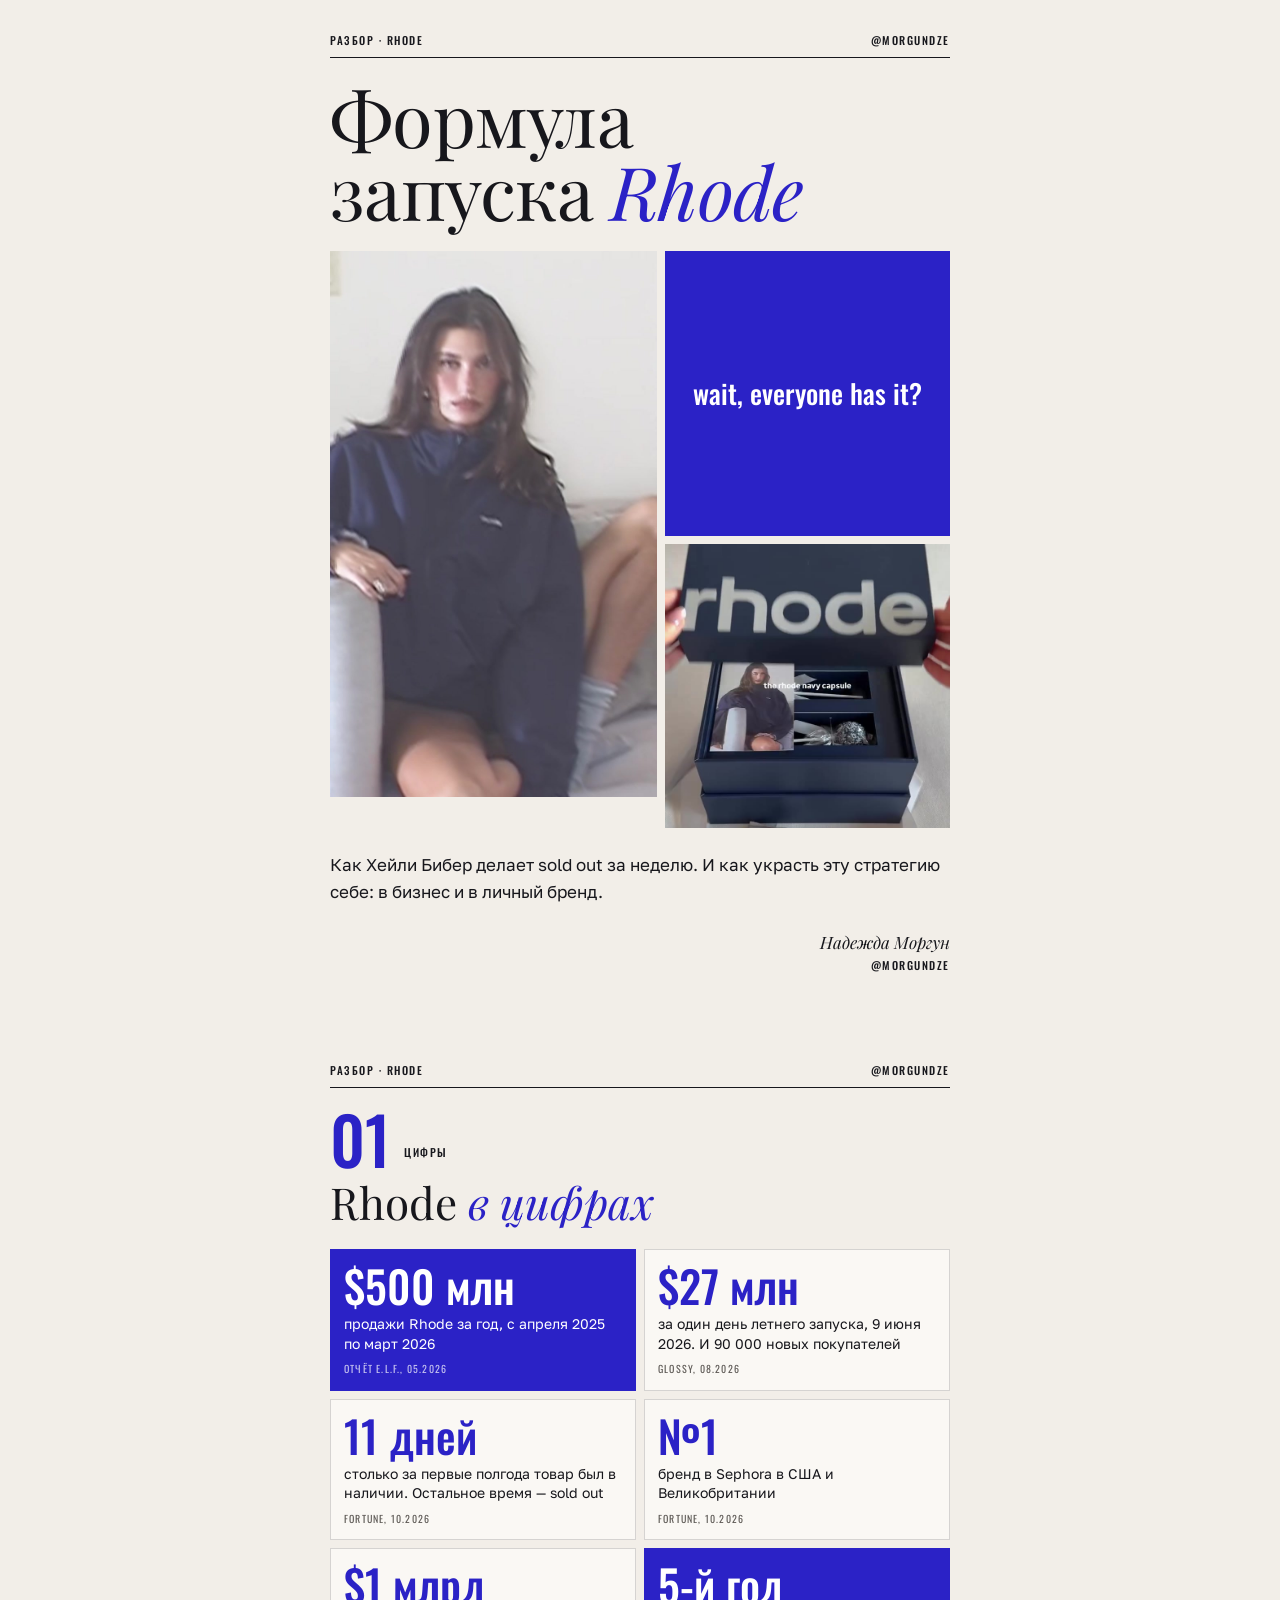
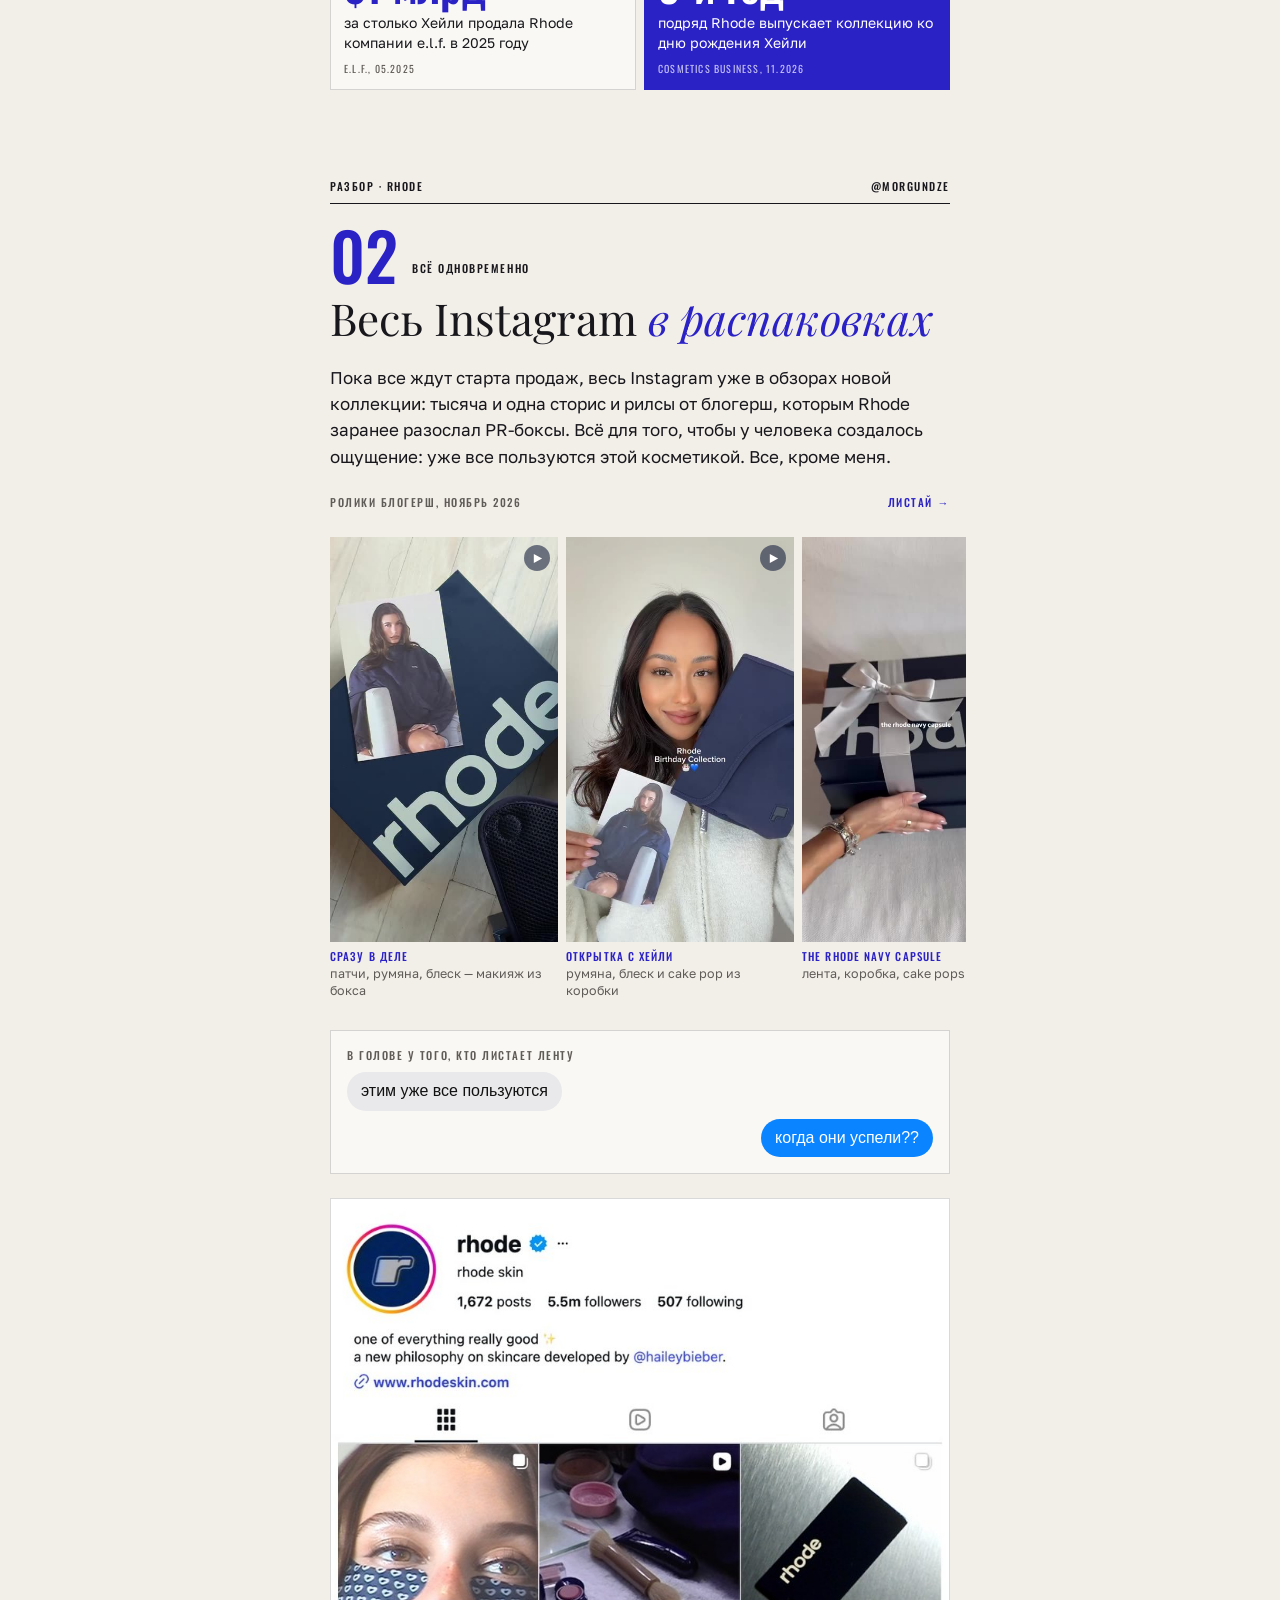
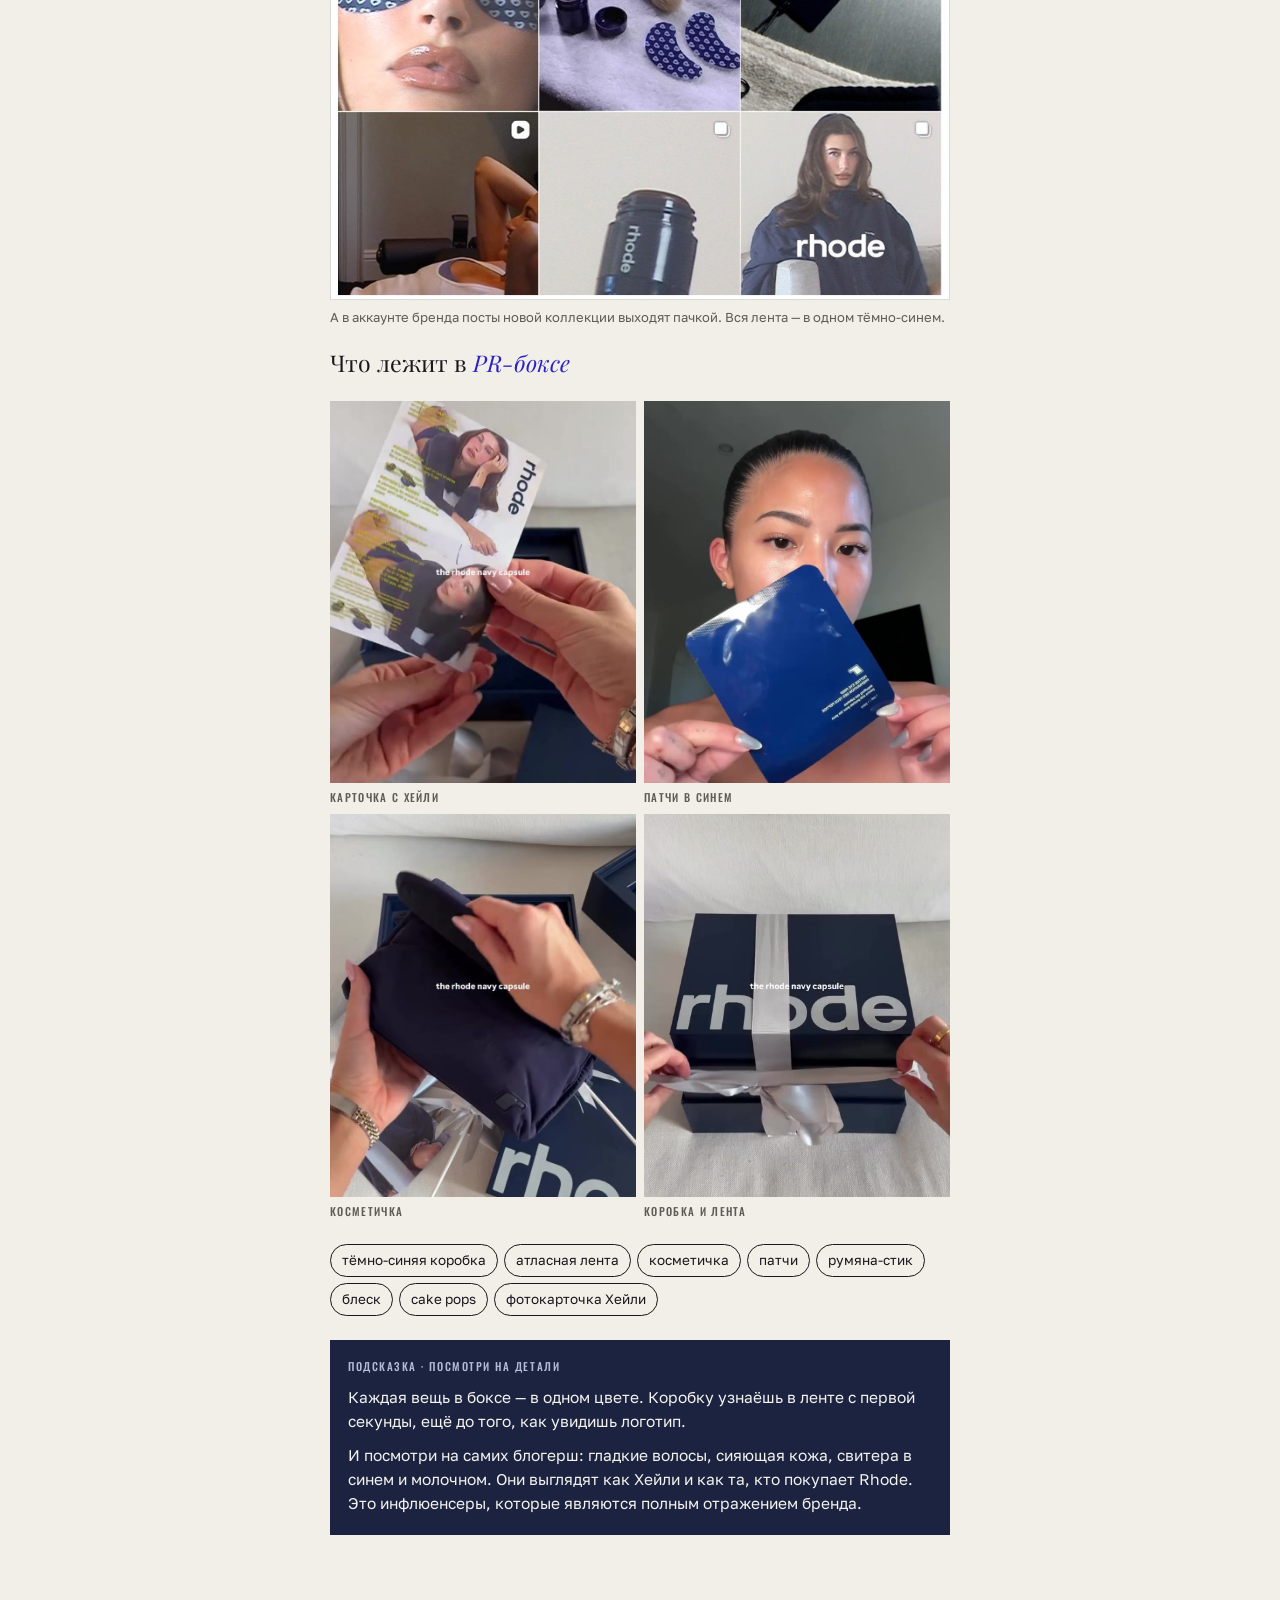
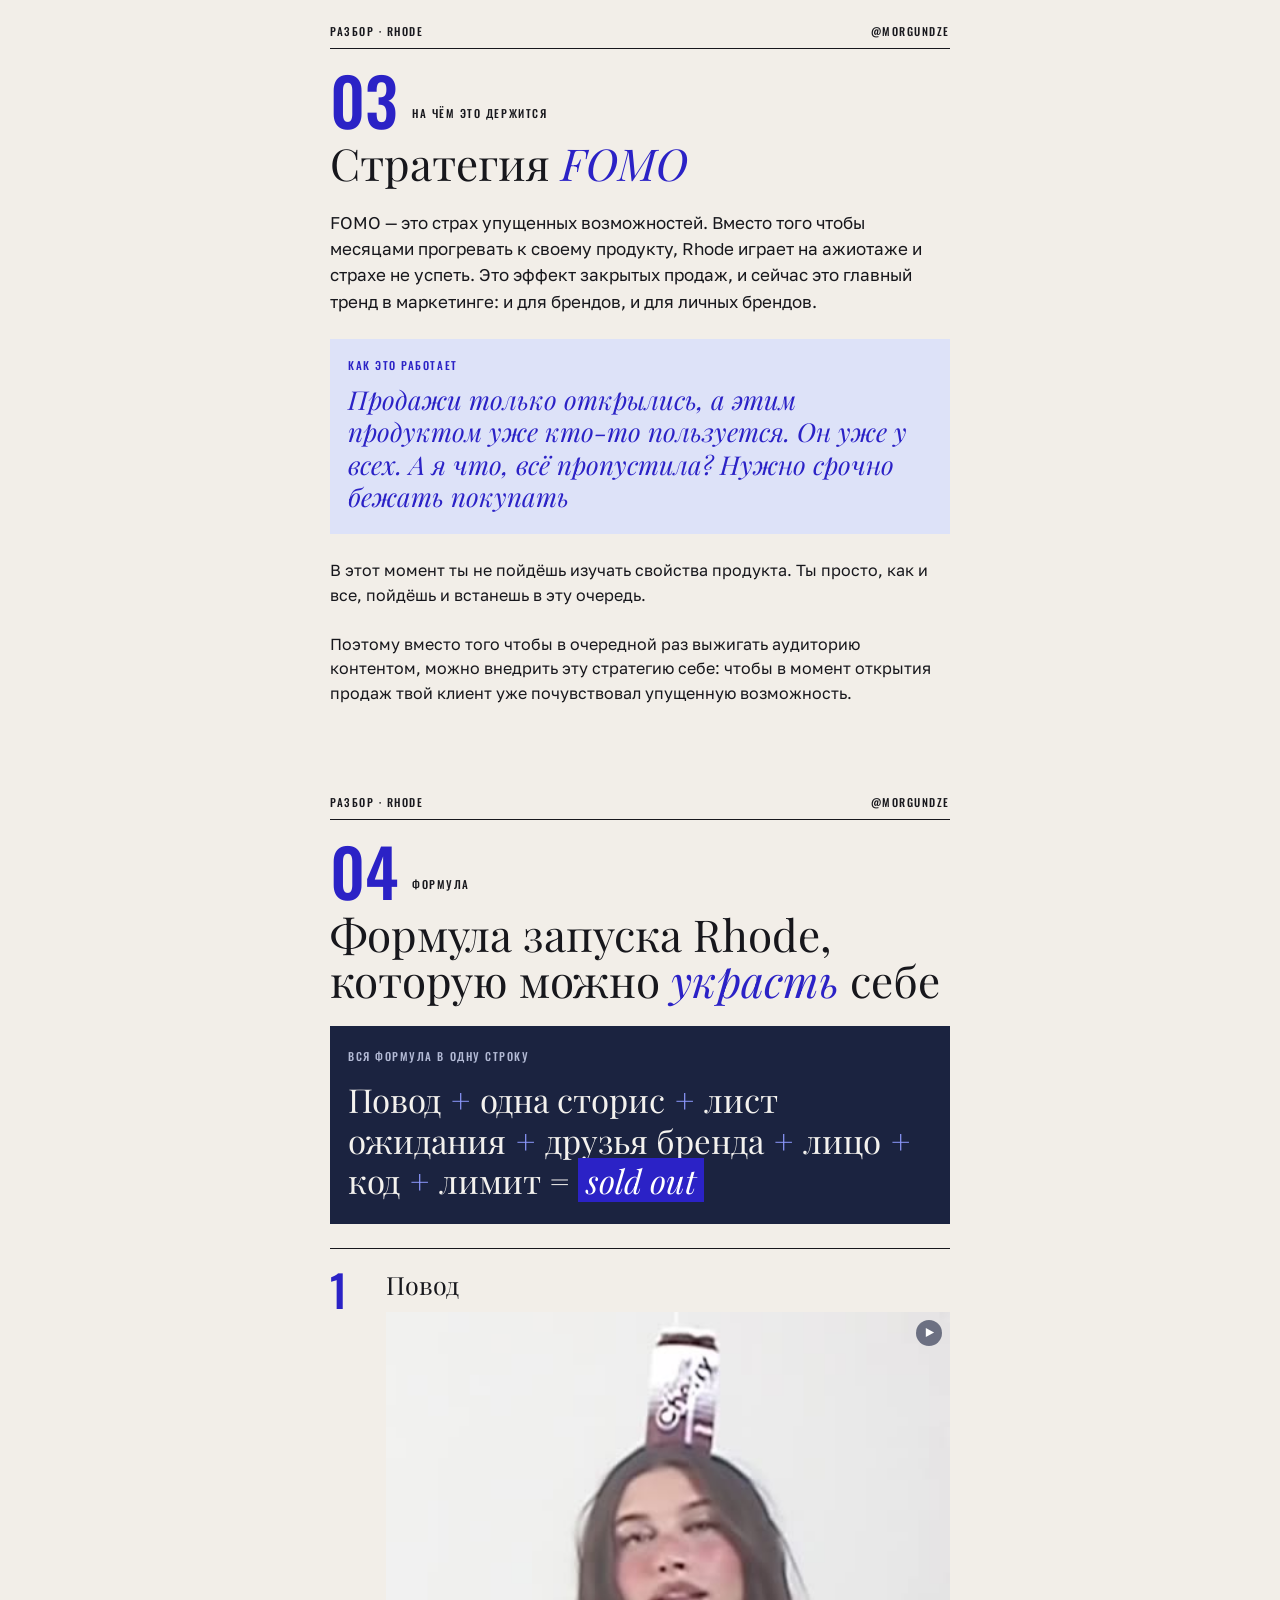
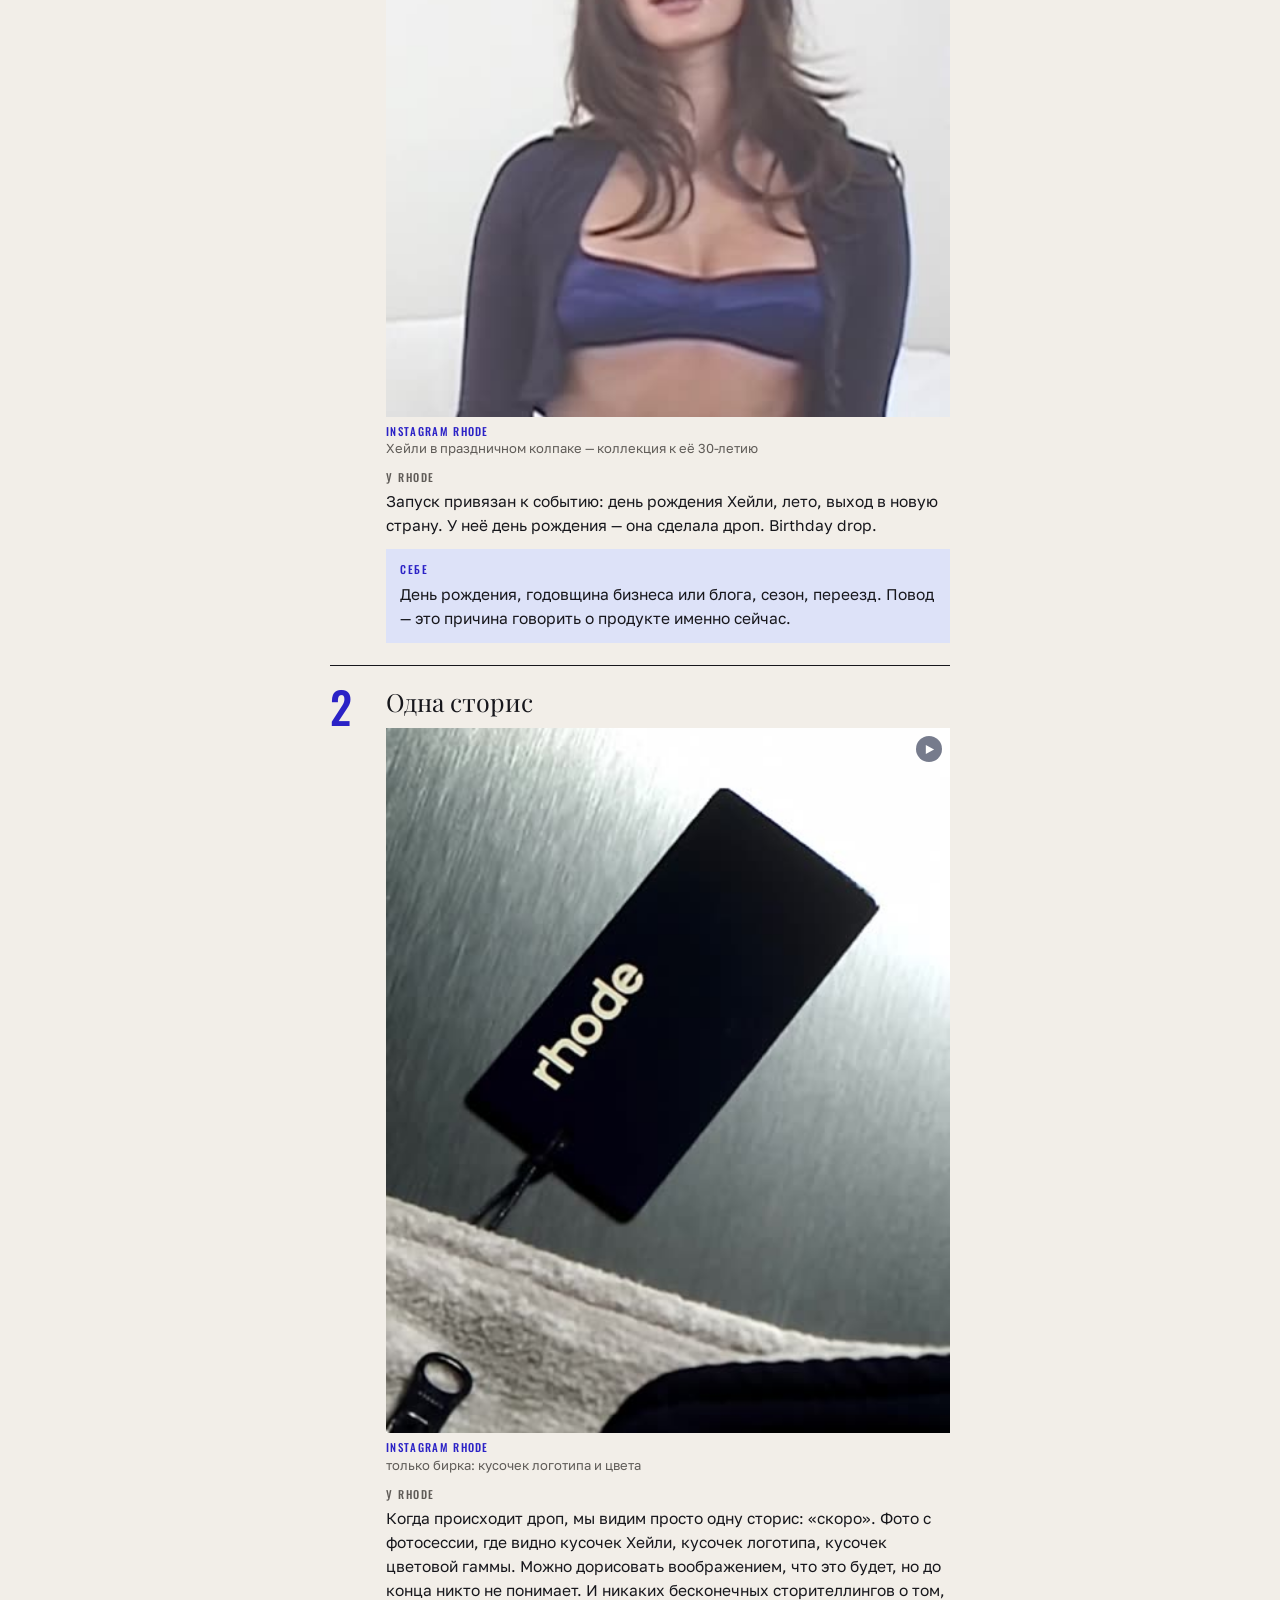
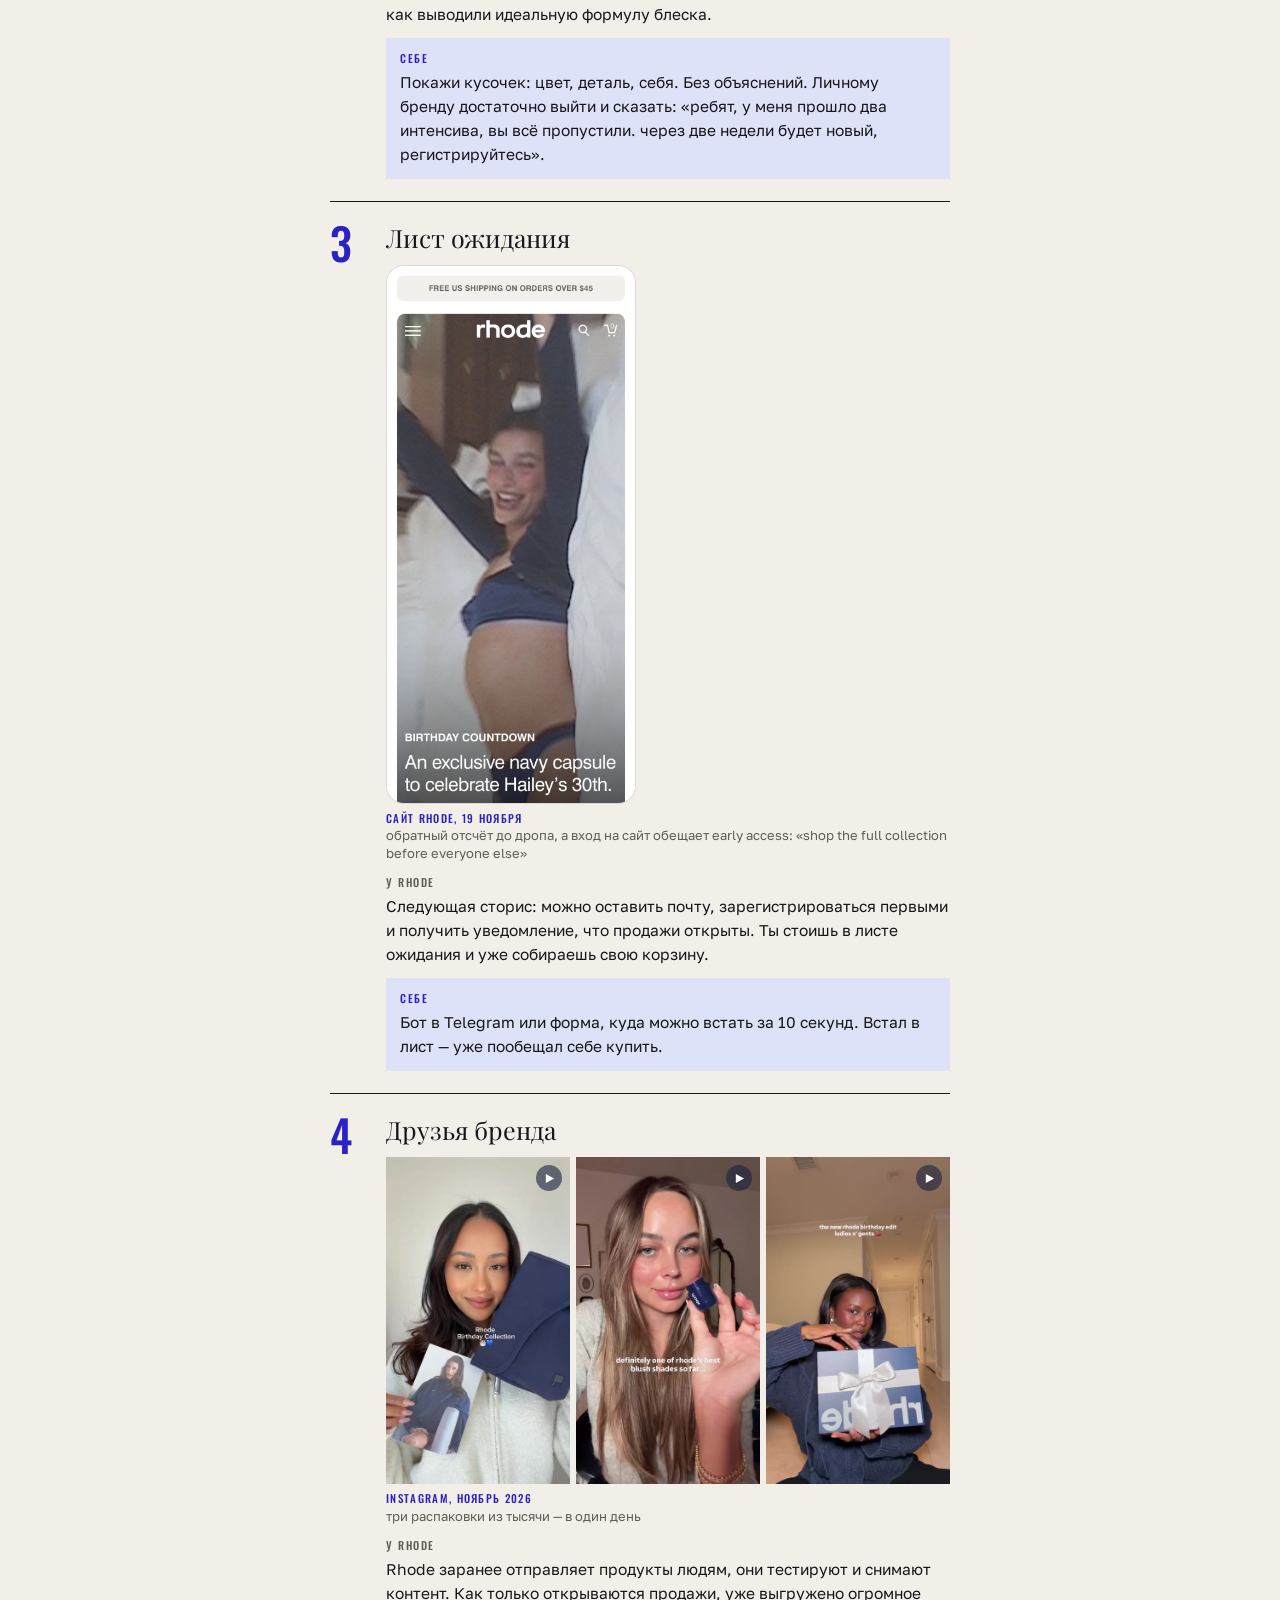
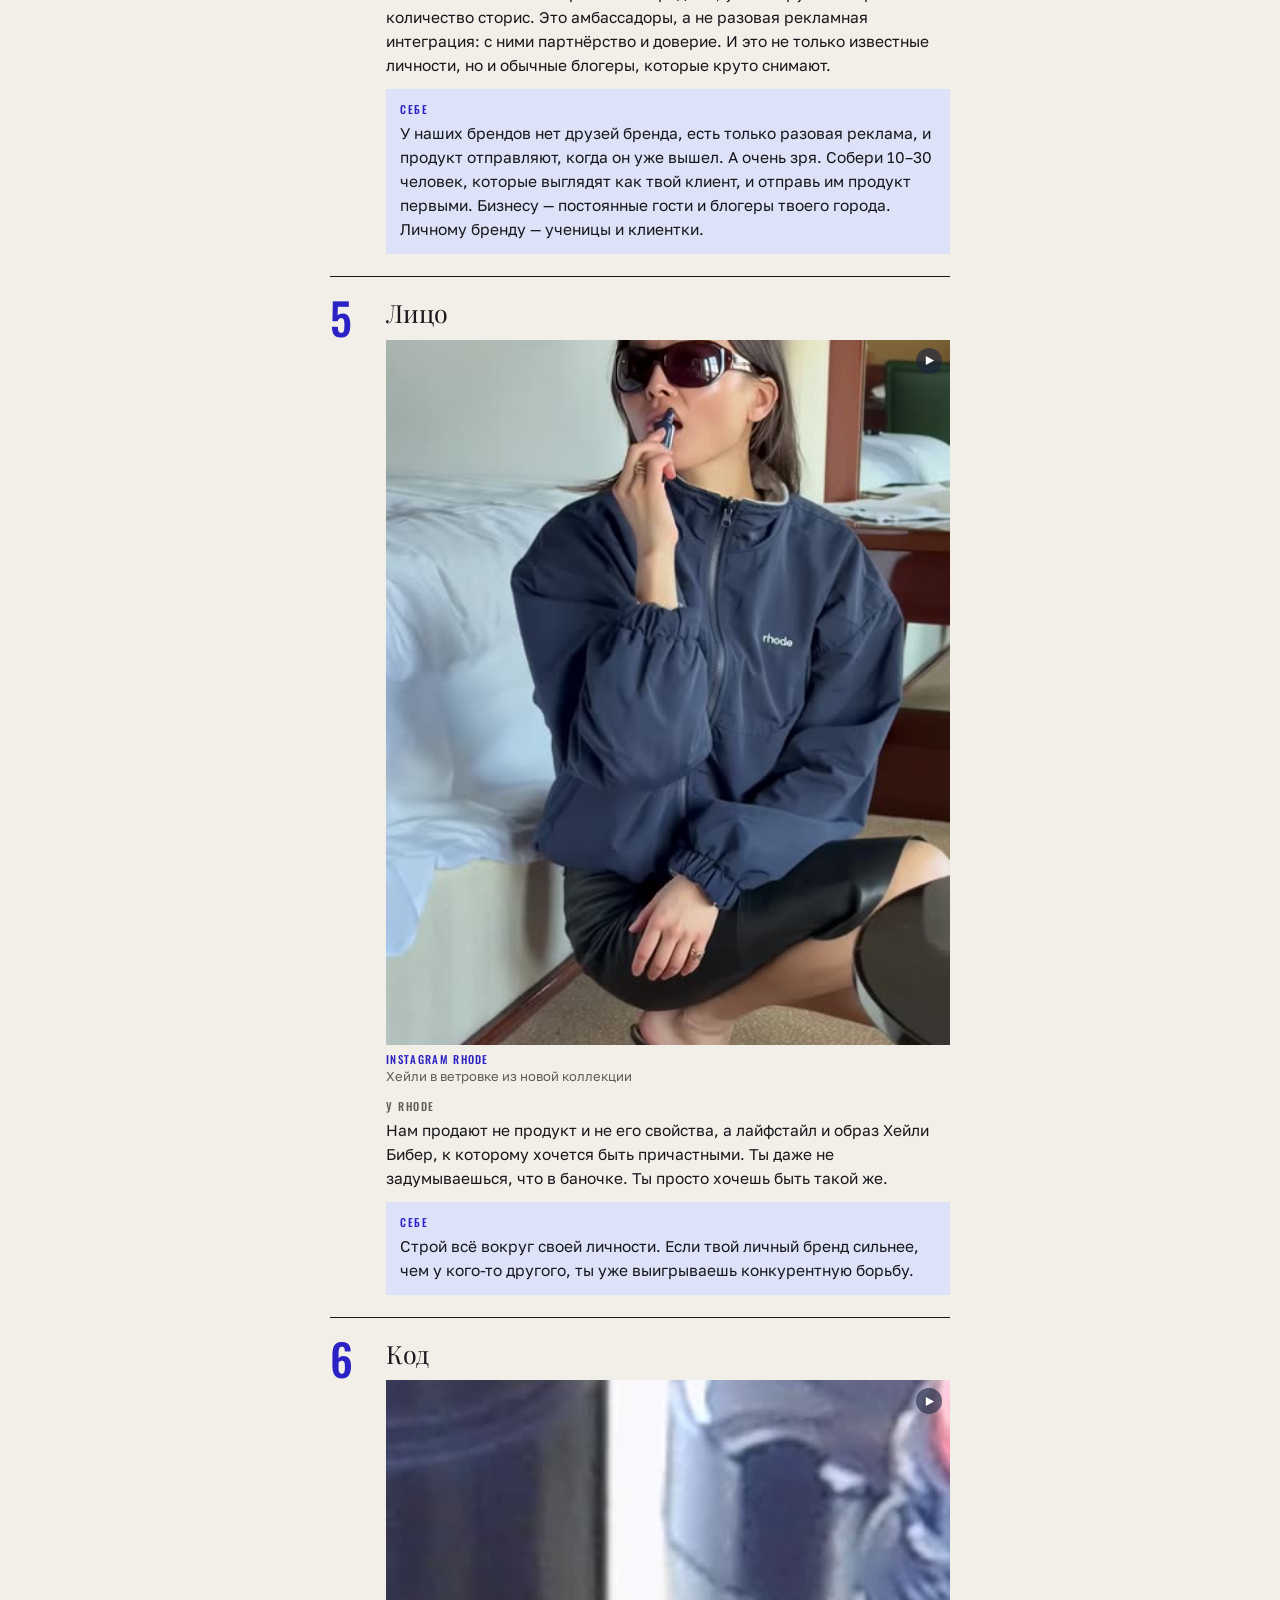
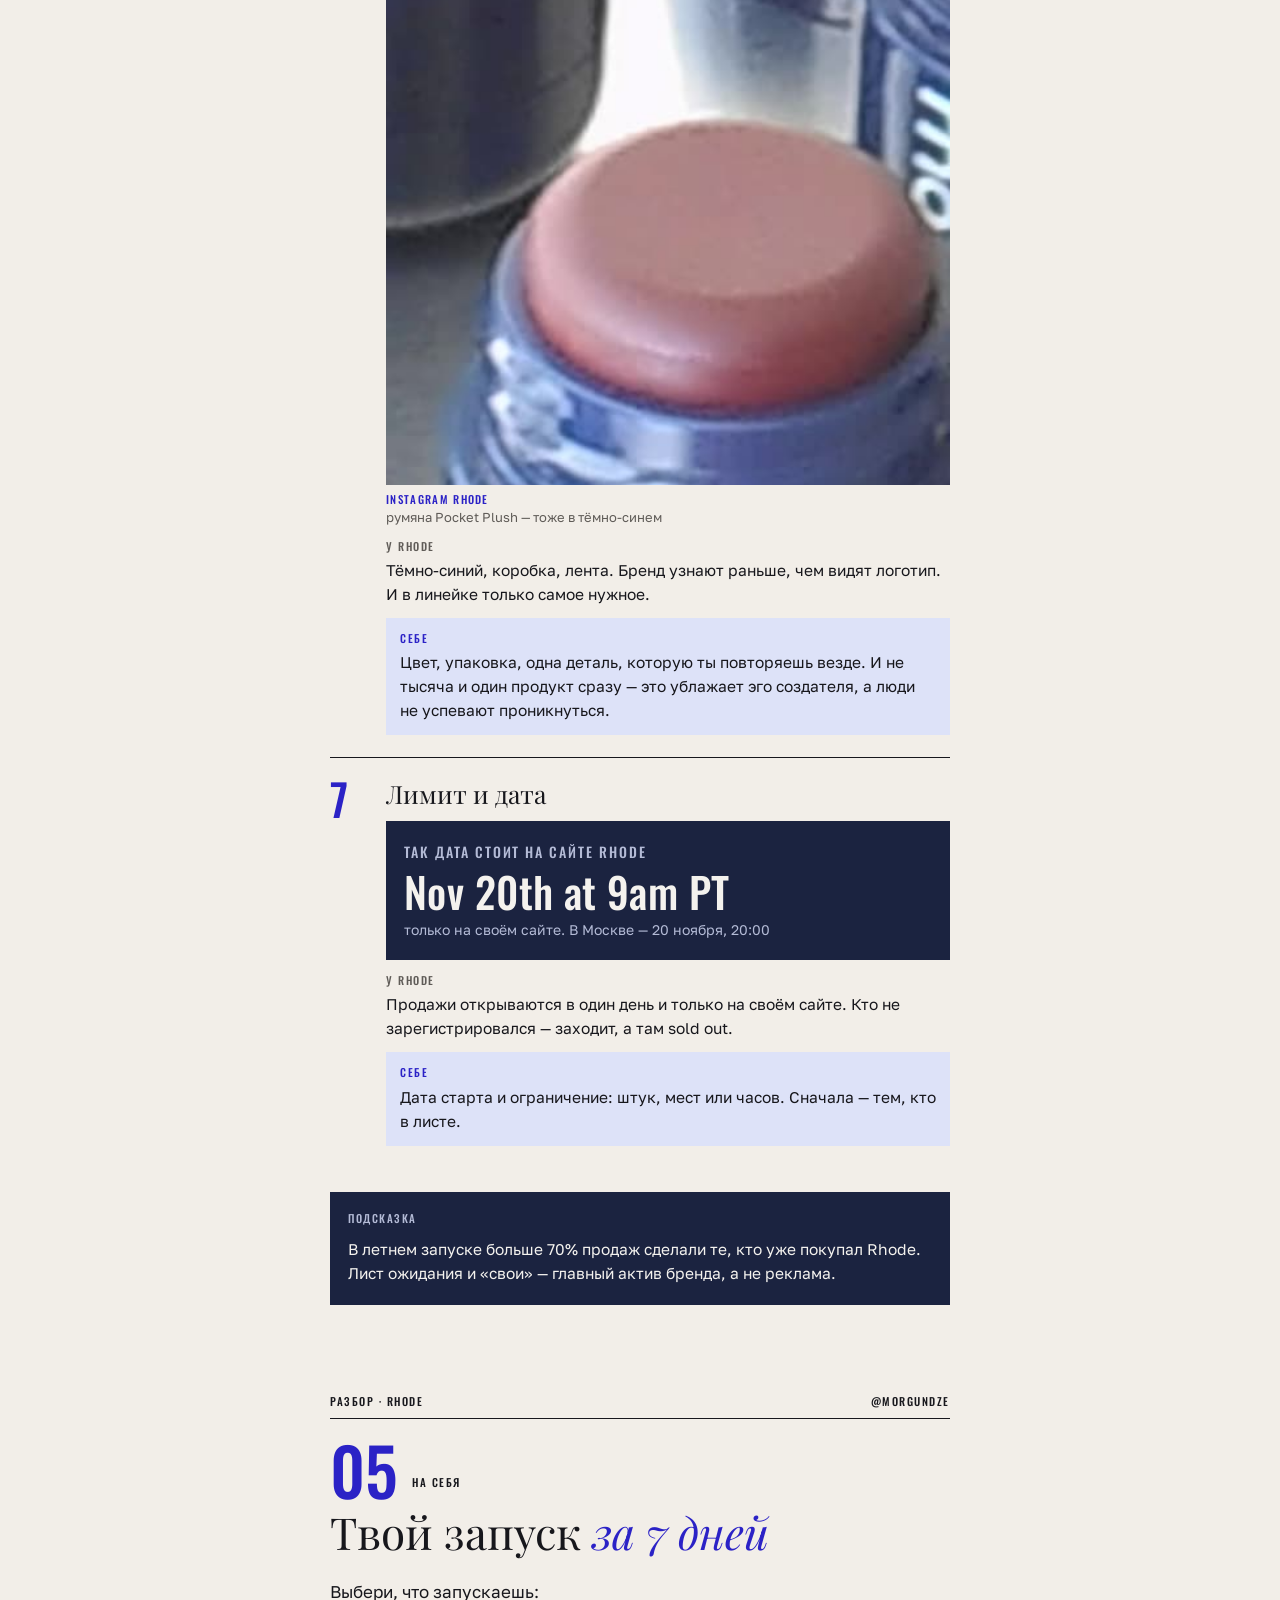
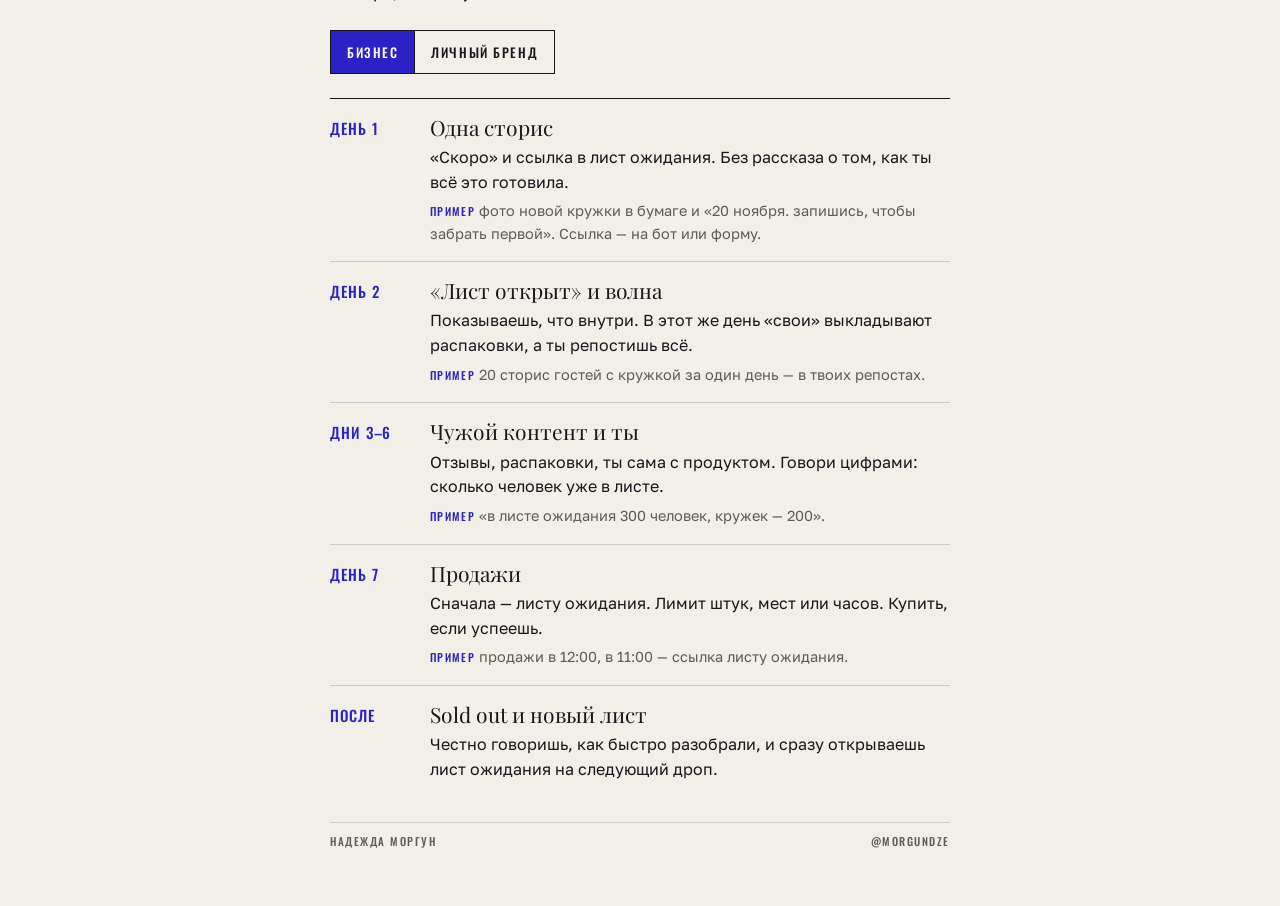
<file: rhode/index.html>
<!doctype html>
<html lang="ru">
<head>
<meta charset="utf-8">
<meta name="viewport" content="width=device-width, initial-scale=1, viewport-fit=cover">
<title>Формула запуска Rhode — Надежда Моргун</title>
<meta name="description" content="Как Хейли Бибер делает sold out за неделю — и как украсть эту стратегию себе: в бизнес и в личный бренд. Разбор Надежды Моргун.">
<meta property="og:type" content="article">
<meta property="og:title" content="Формула запуска Rhode">
<meta property="og:description" content="Как Хейли Бибер делает sold out за неделю — и как украсть эту стратегию себе: в бизнес и в личный бренд. Разбор Надежды Моргун.">
<meta property="og:url" content="https://morgundze.github.io/rhode/">
<meta property="og:image" content="https://morgundze.github.io/rhode/media/hailey-cover.jpg">
<meta name="twitter:card" content="summary_large_image">
<style>body{margin:0}[hidden]{display:none!important}</style>
<link rel="preconnect" href="https://fonts.googleapis.com">
<link rel="preconnect" href="https://fonts.gstatic.com" crossorigin>
<link rel="stylesheet" href="https://fonts.googleapis.com/css2?family=Golos+Text:wght@400;500;600&family=Oswald:wght@400;500;600&family=Playfair+Display:ital,wght@0,400;0,500;1,400;1,500&display=swap">
<style>
/* Layout: стиль её воркбука «Формула личного бренда», только в синем — главы идут одна за другой на бумаге,
   заголовки антиквой с одним словом курсивом, крупные номера, плашки «пример» и «подсказка», фото и ролики к каждому шагу.
   Один осознанный вид (бумага), без тёмной темы. */
:root {
  --paper: #f2eee8;     /* бумага воркбука */
  --paper-2: #faf8f4;   /* карточка на бумаге */
  --ink: #17171c;
  --ink-2: #5f5b57;
  --blue: #2b22c6;      /* синий из воркбука */
  --navy: #1b2340;      /* коробка Rhode — плашки «подсказка» */
  --sky: #dde2f8;       /* светло-синий — плашки «себе» и «пример» */
  --on-dark: #f4f2ee;
  --on-dark-2: #b4bbd6;
  --line: rgba(23, 23, 28, .16);

  --serif: "Playfair Display", Georgia, "Times New Roman", serif;
  --cond: "Oswald", "Arial Narrow", Arial, sans-serif;
  --body: "Golos Text", "Helvetica Neue", Arial, sans-serif;

  --w: 620px;
  --gut-l: max(16px, env(safe-area-inset-left, 0px));
  --gut-r: max(16px, env(safe-area-inset-right, 0px));
  color-scheme: light;
}
* { box-sizing: border-box; }
body {
  background: var(--paper); color: var(--ink);
  font-family: var(--body); font-size: 16px; line-height: 1.55;
  -webkit-font-smoothing: antialiased;
}
img, video { max-width: 100%; display: block; }
a { color: inherit; }
p { margin: 0; }
h1, h2, h3 { margin: 0; font-weight: 400; text-wrap: balance; }

/* ---------- главы ---------- */
.page { padding-block: 20px 40px; padding-left: var(--gut-l); padding-right: var(--gut-r); }
.in { max-width: var(--w); margin: 0 auto; display: grid; gap: 20px; }
.in > * { min-width: 0; }
.top {
  display: flex; justify-content: space-between; gap: 12px; padding-bottom: 8px; border-bottom: 1px solid var(--ink);
  font-family: var(--cond); font-weight: 500; font-size: 11px; letter-spacing: .14em; text-transform: uppercase;
}
.label { font-family: var(--cond); font-weight: 500; font-size: 11px; letter-spacing: .14em; text-transform: uppercase; }

h1 { font-family: var(--serif); font-size: clamp(46px, 13.5vw, 74px); line-height: .98; letter-spacing: -.01em; }
h2 { font-family: var(--serif); font-size: clamp(31px, 8.6vw, 44px); line-height: 1.04; }
h3 { font-family: var(--serif); font-size: 23px; line-height: 1.15; }
h1 em, h2 em, h3 em { font-style: italic; color: var(--blue); }
.head { display: grid; grid-template-columns: auto minmax(0, 1fr); gap: 2px 14px; align-items: end; }
.head .no { font-family: var(--cond); font-weight: 500; font-size: 66px; line-height: .8; color: var(--blue); }
.head .label { padding-bottom: 4px; }
.head h2 { grid-column: 1 / -1; margin-top: 12px; }
.lead { font-size: 17px; line-height: 1.55; }
.muted { color: var(--ink-2); }
.cap { font-size: 13px; line-height: 1.45; color: var(--ink-2); }

/* ---------- обложка ---------- */
.collage { display: grid; grid-template-columns: 1.15fr 1fr; gap: 8px; }
.collage .tall { grid-row: span 2; aspect-ratio: 3 / 5; max-width: 100%; overflow: hidden; background: var(--navy); }
.collage .tall img { width: 100%; height: 100%; object-fit: cover; object-position: 40% 30%; }
.collage .sq { aspect-ratio: 1 / 1; max-width: 100%; overflow: hidden; }
.collage .sq img { width: 100%; height: 100%; object-fit: cover; object-position: 50% 42%; }
.sticker {
  background: var(--blue); color: #fff; display: grid; place-items: center; text-align: center; padding: 10px;
  font-family: var(--cond); font-weight: 500; font-size: clamp(19px, 5.4vw, 27px); line-height: 1.05;
}
.sign { text-align: right; display: grid; gap: 2px; justify-self: end; }
.sign i { font-family: var(--serif); font-size: 17px; }

/* ---------- цифры ---------- */
.nums { display: grid; grid-template-columns: repeat(2, minmax(0, 1fr)); gap: 8px; }
.num { background: var(--paper-2); border: 1px solid var(--line); padding: 14px 13px 13px; display: grid; gap: 6px; align-content: start; }
.num b { font-family: var(--cond); font-weight: 500; font-size: clamp(32px, 9.4vw, 44px); line-height: 1; color: var(--blue); font-variant-numeric: tabular-nums; }
.num span { font-size: 14px; line-height: 1.4; }
.num small { font-family: var(--cond); font-size: 10px; letter-spacing: .12em; text-transform: uppercase; color: var(--ink-2); margin-top: 2px; }
.num.fill { background: var(--blue); border-color: var(--blue); color: #fff; }
.num.fill b { color: #fff; }
.num.fill small { color: rgba(255,255,255,.72); }

/* ---------- плашки ---------- */
.example { background: var(--sky); padding: 18px 18px 20px; display: grid; gap: 10px; }
.example .label { color: var(--blue); }
.example blockquote { margin: 0; font-family: var(--serif); font-style: italic; font-size: clamp(21px, 5.8vw, 26px); line-height: 1.25; color: var(--blue); }
.hint { background: var(--navy); color: var(--on-dark); padding: 18px 18px 20px; display: grid; gap: 10px; }
.hint .label { color: var(--on-dark-2); }
.hint p { font-size: 15.5px; }

/* ---------- распаковки ---------- */
.rail {
  display: flex; gap: 8px; overflow-x: auto; scroll-snap-type: x mandatory; overscroll-behavior-x: contain;
  padding-block: 2px 6px; padding-left: var(--gut-l); padding-right: var(--gut-r); scroll-padding-left: var(--gut-l);
  margin-left: calc(-1 * var(--gut-l)); margin-right: calc(-1 * var(--gut-r)); scrollbar-width: none;
}
.rail::-webkit-scrollbar { display: none; }
.story { flex: 0 0 min(58vw, 228px); scroll-snap-align: start; margin: 0; display: grid; gap: 7px; align-content: start; }
.frame { position: relative; aspect-ratio: 9 / 16; width: 100%; max-width: 100%; overflow: hidden; background: var(--navy); border: 0; padding: 0; cursor: pointer; display: block; }
.frame video, .frame img { width: 100%; height: 100%; object-fit: cover; }
.frame:focus-visible { outline: 2px solid var(--blue); outline-offset: 3px; }
.play { position: absolute; right: 8px; top: 8px; width: 26px; height: 26px; border-radius: 50%; background: rgba(27,35,64,.6); display: grid; place-items: center; pointer-events: none; }
.play svg { width: 11px; height: 11px; fill: #fff; }
.paused .play .i-pause, :not(.paused) > .play .i-play { display: none; }
.story figcaption { font-size: 12.5px; line-height: 1.4; color: var(--ink-2); }
.story figcaption b { font-family: var(--cond); font-weight: 500; font-size: 11px; letter-spacing: .1em; text-transform: uppercase; color: var(--blue); display: block; }
.swipe { display: flex; justify-content: space-between; gap: 10px; }

.shot { margin: 0; display: grid; gap: 8px; }
.shot .pic { border: 1px solid var(--line); background: #fff; overflow: hidden; }
.shot .pic img { width: 100%; height: auto; }

.chat { background: var(--paper-2); border: 1px solid var(--line); padding: 16px; display: grid; gap: 8px; }
.chat .label { color: var(--ink-2); }
.bubble { font-family: -apple-system, "SF Pro Text", "Helvetica Neue", Arial, sans-serif; font-size: 16px; line-height: 1.3; padding: 9px 14px; border-radius: 19px; max-width: 82%; }
.bubble.in-msg { background: #e9e9eb; color: #111; justify-self: start; }
.bubble.me { background: #0a84ff; color: #fff; justify-self: end; }

.box-grid { display: grid; grid-template-columns: repeat(2, minmax(0, 1fr)); gap: 8px; }
.box-grid figure { margin: 0; display: grid; gap: 6px; }
.box-grid .ph { aspect-ratio: 4 / 5; max-width: 100%; overflow: hidden; background: var(--navy); }
.box-grid .ph img { width: 100%; height: 100%; object-fit: cover; }
.box-grid figcaption, .vis figcaption b { font-family: var(--cond); font-weight: 500; font-size: 11px; letter-spacing: .12em; text-transform: uppercase; color: var(--ink-2); }
.tags { margin: 0; padding: 0; list-style: none; display: flex; flex-wrap: wrap; gap: 6px; }
.tags li { border: 1px solid var(--ink); padding: 5px 11px; font-size: 13.5px; border-radius: 99px; }

/* ---------- формула ---------- */
.equation { background: var(--navy); color: var(--on-dark); padding: 22px 18px 24px; display: grid; gap: 14px; }
.equation .label { color: var(--on-dark-2); }
.equation p { font-family: var(--serif); font-size: clamp(25px, 7vw, 33px); line-height: 1.22; }
.equation .plus { color: #8f9bff; font-style: normal; padding-inline: 2px; }
.equation em { font-style: italic; color: #fff; background: var(--blue); padding: 0 8px; }

.steps { margin: 0; padding: 0; list-style: none; display: grid; }
.step { display: grid; grid-template-columns: 46px minmax(0, 1fr); gap: 4px 10px; padding-block: 22px; border-top: 1px solid var(--ink); }
.step .no { font-family: var(--cond); font-weight: 500; font-size: 44px; line-height: .85; color: var(--blue); }
.step .body { display: grid; gap: 12px; }
.step h3 { font-size: 25px; }
.step .rh { font-size: 15.5px; }
.step .rh b, .step .me b { font-family: var(--cond); font-weight: 500; font-size: 11px; letter-spacing: .14em; text-transform: uppercase; display: block; margin-bottom: 3px; }
.step .rh b { color: var(--ink-2); }
.step .me { background: var(--sky); padding: 12px 14px 13px; font-size: 15.5px; }
.step .me b { color: var(--blue); }

.vis { margin: 0; display: grid; gap: 7px; }
.vis .frame { aspect-ratio: 4 / 5; }
.vis figcaption { font-size: 13px; line-height: 1.4; color: var(--ink-2); }
.vis figcaption b { display: block; color: var(--blue); }
.vis.phone .pic { width: min(100%, 250px); border: 1px solid var(--line); border-radius: 18px; overflow: hidden; background: #fff; }
.vis.phone .pic img { width: 100%; height: auto; }
.trio { display: grid; grid-template-columns: repeat(3, minmax(0, 1fr)); gap: 6px; }
.trio .frame { aspect-ratio: 9 / 16; }
.date { background: var(--navy); color: var(--on-dark); padding: 20px 18px; display: grid; gap: 6px; }
.date .label { color: var(--on-dark-2); }
.date b { font-family: var(--cond); font-weight: 500; font-size: clamp(26px, 7.4vw, 42px); line-height: 1.05; letter-spacing: .01em; }
.date span { font-size: 14px; color: var(--on-dark-2); }

/* ---------- план ---------- */
.switch { display: inline-flex; border: 1px solid var(--ink); justify-self: start; max-width: 100%; }
.switch button { font-family: var(--cond); font-weight: 500; font-size: 13px; letter-spacing: .12em; text-transform: uppercase; border: 0; padding: 11px 16px; cursor: pointer; background: transparent; color: var(--ink); }
.switch button + button { border-left: 1px solid var(--ink); }
.switch button[aria-pressed="true"] { background: var(--blue); color: #fff; }
.switch button:focus-visible { outline: 2px solid var(--blue); outline-offset: 2px; }
.plan { margin: 0; padding: 0; list-style: none; display: grid; }
.plan li { display: grid; grid-template-columns: 88px minmax(0, 1fr); gap: 6px 12px; padding-block: 16px; border-top: 1px solid var(--line); }
.plan li:first-child { border-top: 1px solid var(--ink); }
.plan .d { font-family: var(--cond); font-weight: 500; font-size: 15px; letter-spacing: .06em; text-transform: uppercase; color: var(--blue); line-height: 1.2; padding-top: 4px; }
.plan .b { display: grid; gap: 6px; }
.plan h3 { font-size: 21px; }
.plan .ex { font-size: 14.5px; color: var(--ink-2); }
.plan .ex b { font-family: var(--cond); font-weight: 500; font-size: 11px; letter-spacing: .12em; text-transform: uppercase; color: var(--blue); margin-right: 4px; }
.end { font-family: var(--cond); font-weight: 500; font-size: 11px; letter-spacing: .14em; text-transform: uppercase; color: var(--ink-2); display: flex; justify-content: space-between; gap: 12px; padding-top: 10px; border-top: 1px solid var(--line); }

@media (min-width: 720px) {
  .page { padding-block: 32px 56px; }
  .in { gap: 24px; }
}
</style>

</head>
<body>
<!-- обложка -->
<section class="page" aria-label="обложка">
  <div class="in">
    <div class="top"><span>Разбор · Rhode</span><span>@morgundze</span></div>
    <h1>Формула запуска <em>Rhode</em></h1>
    <div class="collage">
      <div class="tall"><img src="media/hailey-cover.jpg" alt="Хейли Бибер в тёмно-синей ветровке из коллекции Rhode ко дню рождения" width="900" height="1600"></div>
      <div class="sq sticker">wait, everyone has it?</div>
      <div class="sq"><img src="media/openbox.jpg" alt="открытая коробка Rhode: фотокарточка Хейли и cake pops в серебряной посыпке" width="700" height="1244"></div>
    </div>
    <p class="lead">Как Хейли Бибер делает sold out за неделю. И как украсть эту стратегию себе: в бизнес и в личный бренд.</p>
    <div class="sign"><i>Надежда Моргун</i><span class="label">@morgundze</span></div>
  </div>
</section>

<!-- 01 цифры -->
<section class="page" aria-label="Rhode в цифрах">
  <div class="in">
    <div class="top"><span>Разбор · Rhode</span><span>@morgundze</span></div>
    <div class="head"><span class="no">01</span><span class="label">Цифры</span>
      <h2>Rhode <em>в цифрах</em></h2></div>
    <div class="nums">
      <div class="num fill"><b>$500 млн</b><span>продажи Rhode за год, с апреля 2025 по март 2026</span><small>отчёт e.l.f., 05.2026</small></div>
      <div class="num"><b>$27 млн</b><span>за один день летнего запуска, 9 июня 2026. И 90 000 новых покупателей</span><small>Glossy, 08.2026</small></div>
      <div class="num"><b>11 дней</b><span>столько за первые полгода товар был в наличии. Остальное время — sold out</span><small>Fortune, 10.2026</small></div>
      <div class="num"><b>№1</b><span>бренд в Sephora в США и Великобритании</span><small>Fortune, 10.2026</small></div>
      <div class="num"><b>$1 млрд</b><span>за столько Хейли продала Rhode компании e.l.f. в 2025 году</span><small>e.l.f., 05.2025</small></div>
      <div class="num fill"><b>5-й год</b><span>подряд Rhode выпускает коллекцию ко дню рождения Хейли</span><small>Cosmetics Business, 11.2026</small></div>
    </div>
  </div>
</section>

<!-- 02 распаковки -->
<section class="page" aria-label="распаковки">
  <div class="in">
    <div class="top"><span>Разбор · Rhode</span><span>@morgundze</span></div>
    <div class="head"><span class="no">02</span><span class="label">Всё одновременно</span>
      <h2>Весь Instagram <em>в распаковках</em></h2></div>
    <p class="lead">Пока все ждут старта продаж, весь Instagram уже в обзорах новой коллекции: тысяча и одна сторис и рилсы от блогерш, которым Rhode заранее разослал PR-боксы. Всё для того, чтобы у человека создалось ощущение: уже все пользуются этой косметикой. Все, кроме меня.</p>
    <div class="swipe"><span class="label muted">Ролики блогерш, ноябрь 2026</span><span class="label" style="color:var(--blue)">листай →</span></div>
    <div class="rail">
      <figure class="story"><button class="frame paused" type="button" aria-label="ролик 1"><video muted loop playsinline preload="none" poster="media/clip1.jpg" data-src="media/clip1.mp4"></video><span class="play"><svg class="i-pause" viewBox="0 0 12 12"><rect x="2" y="1" width="3" height="10"/><rect x="7" y="1" width="3" height="10"/></svg><svg class="i-play" viewBox="0 0 12 12"><path d="M2 1l9 5-9 5z"/></svg></span></button><figcaption><b>сразу в деле</b>патчи, румяна, блеск — макияж из бокса</figcaption></figure>
      <figure class="story"><button class="frame paused" type="button" aria-label="ролик 2"><video muted loop playsinline preload="none" poster="media/clip2.jpg" data-src="media/clip2.mp4"></video><span class="play"><svg class="i-pause" viewBox="0 0 12 12"><rect x="2" y="1" width="3" height="10"/><rect x="7" y="1" width="3" height="10"/></svg><svg class="i-play" viewBox="0 0 12 12"><path d="M2 1l9 5-9 5z"/></svg></span></button><figcaption><b>открытка с Хейли</b>румяна, блеск и cake pop из коробки</figcaption></figure>
      <figure class="story"><button class="frame paused" type="button" aria-label="ролик 3"><video muted loop playsinline preload="none" poster="media/clip3.jpg" data-src="media/clip3.mp4"></video><span class="play"><svg class="i-pause" viewBox="0 0 12 12"><rect x="2" y="1" width="3" height="10"/><rect x="7" y="1" width="3" height="10"/></svg><svg class="i-play" viewBox="0 0 12 12"><path d="M2 1l9 5-9 5z"/></svg></span></button><figcaption><b>the rhode navy capsule</b>лента, коробка, cake pops</figcaption></figure>
      <figure class="story"><button class="frame paused" type="button" aria-label="ролик 4"><video muted loop playsinline preload="none" poster="media/clip4.jpg" data-src="media/clip4.mp4"></video><span class="play"><svg class="i-pause" viewBox="0 0 12 12"><rect x="2" y="1" width="3" height="10"/><rect x="7" y="1" width="3" height="10"/></svg><svg class="i-play" viewBox="0 0 12 12"><path d="M2 1l9 5-9 5z"/></svg></span></button><figcaption><b>first impressions</b>Rhode Hailey Bieber birthday launch, прямо в машине</figcaption></figure>
      <figure class="story"><button class="frame paused" type="button" aria-label="ролик 5"><video muted loop playsinline preload="none" poster="media/clip5.jpg" data-src="media/clip5.mp4"></video><span class="play"><svg class="i-pause" viewBox="0 0 12 12"><rect x="2" y="1" width="3" height="10"/><rect x="7" y="1" width="3" height="10"/></svg><svg class="i-play" viewBox="0 0 12 12"><path d="M2 1l9 5-9 5z"/></svg></span></button><figcaption><b>best blush so far</b>«кажется, лучший оттенок румян у Rhode»</figcaption></figure>
      <figure class="story"><button class="frame paused" type="button" aria-label="ролик 6"><video muted loop playsinline preload="none" poster="media/clip6.jpg" data-src="media/clip6.mp4"></video><span class="play"><svg class="i-pause" viewBox="0 0 12 12"><rect x="2" y="1" width="3" height="10"/><rect x="7" y="1" width="3" height="10"/></svg><svg class="i-play" viewBox="0 0 12 12"><path d="M2 1l9 5-9 5z"/></svg></span></button><figcaption><b>trying the new collection</b>румяна и блеск</figcaption></figure>
      <figure class="story"><button class="frame paused" type="button" aria-label="ролик 7"><video muted loop playsinline preload="none" poster="media/clip7.jpg" data-src="media/clip7.mp4"></video><span class="play"><svg class="i-pause" viewBox="0 0 12 12"><rect x="2" y="1" width="3" height="10"/><rect x="7" y="1" width="3" height="10"/></svg><svg class="i-play" viewBox="0 0 12 12"><path d="M2 1l9 5-9 5z"/></svg></span></button><figcaption><b>birthday edit</b>ladies n' gents</figcaption></figure>
    </div>

    <div class="chat" aria-label="что думает человек, когда листает ленту">
      <span class="label">В голове у того, кто листает ленту</span>
      <span class="bubble in-msg">этим уже все пользуются</span>
      <span class="bubble me">когда они успели??</span>
    </div>

    <figure class="shot">
      <div class="pic"><img src="media/rhode-insta.jpg" alt="аккаунт Rhode в Instagram: вся лента — новая тёмно-синяя коллекция" width="800" height="905" loading="lazy"></div>
      <figcaption class="cap">А в аккаунте бренда посты новой коллекции выходят пачкой. Вся лента — в одном тёмно-синем.</figcaption>
    </figure>

    <h3>Что лежит в <em>PR-боксе</em></h3>
    <div class="box-grid">
      <figure><div class="ph"><img src="media/card.jpg" alt="фотокарточка с Хейли Бибер из бокса" width="700" height="1244" loading="lazy"></div><figcaption>карточка с Хейли</figcaption></figure>
      <figure><div class="ph"><img src="media/patches.jpg" alt="патчи под глаза в тёмно-синей упаковке" width="700" height="1244" loading="lazy"></div><figcaption>патчи в синем</figcaption></figure>
      <figure><div class="ph"><img src="media/case.jpg" alt="тёмно-синяя косметичка из бокса" width="700" height="1244" loading="lazy"></div><figcaption>косметичка</figcaption></figure>
      <figure><div class="ph"><img src="media/hero-box.jpg" alt="тёмно-синяя коробка с белой надписью rhode и серебристой лентой" width="900" height="1600" loading="lazy"></div><figcaption>коробка и лента</figcaption></figure>
    </div>
    <ul class="tags">
      <li>тёмно-синяя коробка</li><li>атласная лента</li><li>косметичка</li><li>патчи</li><li>румяна-стик</li><li>блеск</li><li>cake pops</li><li>фотокарточка Хейли</li>
    </ul>
    <div class="hint">
      <span class="label">Подсказка · посмотри на детали</span>
      <p>Каждая вещь в боксе — в одном цвете. Коробку узнаёшь в ленте с первой секунды, ещё до того, как увидишь логотип.</p>
      <p>И посмотри на самих блогерш: гладкие волосы, сияющая кожа, свитера в синем и молочном. Они выглядят как Хейли и как та, кто покупает Rhode. Это инфлюенсеры, которые являются полным отражением бренда.</p>
    </div>
  </div>
</section>

<!-- 03 FOMO -->
<section class="page" aria-label="стратегия FOMO">
  <div class="in">
    <div class="top"><span>Разбор · Rhode</span><span>@morgundze</span></div>
    <div class="head"><span class="no">03</span><span class="label">На чём это держится</span>
      <h2>Стратегия <em>FOMO</em></h2></div>
    <p class="lead">FOMO — это страх упущенных возможностей. Вместо того чтобы месяцами прогревать к своему продукту, Rhode играет на ажиотаже и страхе не успеть. Это эффект закрытых продаж, и сейчас это главный тренд в маркетинге: и для брендов, и для личных брендов.</p>
    <div class="example">
      <span class="label">Как это работает</span>
      <blockquote>Продажи только открылись, а этим продуктом уже кто-то пользуется. Он уже у всех. А я что, всё пропустила? Нужно срочно бежать покупать</blockquote>
    </div>
    <p>В этот момент ты не пойдёшь изучать свойства продукта. Ты просто, как и все, пойдёшь и встанешь в эту очередь.</p>
    <p>Поэтому вместо того чтобы в очередной раз выжигать аудиторию контентом, можно внедрить эту стратегию себе: чтобы в момент открытия продаж твой клиент уже почувствовал упущенную возможность.</p>
  </div>
</section>

<!-- 04 формула -->
<section class="page" aria-label="формула запуска">
  <div class="in">
    <div class="top"><span>Разбор · Rhode</span><span>@morgundze</span></div>
    <div class="head"><span class="no">04</span><span class="label">Формула</span>
      <h2>Формула запуска Rhode, которую можно <em>украсть</em> себе</h2></div>
    <div class="equation">
      <span class="label">Вся формула в одну строку</span>
      <p>Повод <i class="plus">+</i> одна сторис <i class="plus">+</i> лист ожидания <i class="plus">+</i> друзья бренда <i class="plus">+</i> лицо <i class="plus">+</i> код <i class="plus">+</i> лимит = <em>sold out</em></p>
    </div>
    <ol class="steps">
      <li class="step"><span class="no">1</span><div class="body"><h3>Повод</h3>
        <figure class="vis"><button class="frame paused" type="button" aria-label="ролик Rhode: Хейли в праздничном колпаке"><video muted loop playsinline preload="none" poster="media/step-hat.jpg" data-src="media/step-hat.mp4" style="object-position:50% 0%"></video><span class="play"><svg class="i-pause" viewBox="0 0 12 12"><rect x="2" y="1" width="3" height="10"/><rect x="7" y="1" width="3" height="10"/></svg><svg class="i-play" viewBox="0 0 12 12"><path d="M2 1l9 5-9 5z"/></svg></span></button><figcaption><b>Instagram Rhode</b>Хейли в праздничном колпаке — коллекция к её 30-летию</figcaption></figure>
        <p class="rh"><b>У Rhode</b>Запуск привязан к событию: день рождения Хейли, лето, выход в новую страну. У неё день рождения — она сделала дроп. Birthday drop.</p>
        <p class="me"><b>Себе</b>День рождения, годовщина бизнеса или блога, сезон, переезд. Повод — это причина говорить о продукте именно сейчас.</p></div></li>
      <li class="step"><span class="no">2</span><div class="body"><h3>Одна сторис</h3>
        <figure class="vis"><button class="frame paused" type="button" aria-label="ролик Rhode: бирка с логотипом"><video muted loop playsinline preload="none" poster="media/step-tag.jpg" data-src="media/step-tag.mp4"></video><span class="play"><svg class="i-pause" viewBox="0 0 12 12"><rect x="2" y="1" width="3" height="10"/><rect x="7" y="1" width="3" height="10"/></svg><svg class="i-play" viewBox="0 0 12 12"><path d="M2 1l9 5-9 5z"/></svg></span></button><figcaption><b>Instagram Rhode</b>только бирка: кусочек логотипа и цвета</figcaption></figure>
        <p class="rh"><b>У Rhode</b>Когда происходит дроп, мы видим просто одну сторис: «скоро». Фото с фотосессии, где видно кусочек Хейли, кусочек логотипа, кусочек цветовой гаммы. Можно дорисовать воображением, что это будет, но до конца никто не понимает. И никаких бесконечных сторителлингов о том, как выводили идеальную формулу блеска.</p>
        <p class="me"><b>Себе</b>Покажи кусочек: цвет, деталь, себя. Без объяснений. Личному бренду достаточно выйти и сказать: «ребят, у меня прошло два интенсива, вы всё пропустили. через две недели будет новый, регистрируйтесь».</p></div></li>
      <li class="step"><span class="no">3</span><div class="body"><h3>Лист ожидания</h3>
        <figure class="vis phone"><div class="pic"><img src="media/site-countdown.jpg" alt="сайт Rhode с телефона: Birthday countdown — An exclusive navy capsule to celebrate Hailey's 30th" width="780" height="1688" loading="lazy"></div><figcaption><b>сайт Rhode, 19 ноября</b>обратный отсчёт до дропа, а вход на сайт обещает early access: «shop the full collection before everyone else»</figcaption></figure>
        <p class="rh"><b>У Rhode</b>Следующая сторис: можно оставить почту, зарегистрироваться первыми и получить уведомление, что продажи открыты. Ты стоишь в листе ожидания и уже собираешь свою корзину.</p>
        <p class="me"><b>Себе</b>Бот в Telegram или форма, куда можно встать за 10 секунд. Встал в лист — уже пообещал себе купить.</p></div></li>
      <li class="step"><span class="no">4</span><div class="body"><h3>Друзья бренда</h3>
        <figure class="vis"><div class="trio">
          <button class="frame paused" type="button" aria-label="распаковка 1"><video muted loop playsinline preload="none" poster="media/clip2.jpg" data-src="media/clip2.mp4"></video><span class="play"><svg class="i-pause" viewBox="0 0 12 12"><rect x="2" y="1" width="3" height="10"/><rect x="7" y="1" width="3" height="10"/></svg><svg class="i-play" viewBox="0 0 12 12"><path d="M2 1l9 5-9 5z"/></svg></span></button>
          <button class="frame paused" type="button" aria-label="распаковка 2"><video muted loop playsinline preload="none" poster="media/clip5.jpg" data-src="media/clip5.mp4"></video><span class="play"><svg class="i-pause" viewBox="0 0 12 12"><rect x="2" y="1" width="3" height="10"/><rect x="7" y="1" width="3" height="10"/></svg><svg class="i-play" viewBox="0 0 12 12"><path d="M2 1l9 5-9 5z"/></svg></span></button>
          <button class="frame paused" type="button" aria-label="распаковка 3"><video muted loop playsinline preload="none" poster="media/clip7.jpg" data-src="media/clip7.mp4"></video><span class="play"><svg class="i-pause" viewBox="0 0 12 12"><rect x="2" y="1" width="3" height="10"/><rect x="7" y="1" width="3" height="10"/></svg><svg class="i-play" viewBox="0 0 12 12"><path d="M2 1l9 5-9 5z"/></svg></span></button>
        </div><figcaption><b>Instagram, ноябрь 2026</b>три распаковки из тысячи — в один день</figcaption></figure>
        <p class="rh"><b>У Rhode</b>Rhode заранее отправляет продукты людям, они тестируют и снимают контент. Как только открываются продажи, уже выгружено огромное количество сторис. Это амбассадоры, а не разовая рекламная интеграция: с ними партнёрство и доверие. И это не только известные личности, но и обычные блогеры, которые круто снимают.</p>
        <p class="me"><b>Себе</b>У наших брендов нет друзей бренда, есть только разовая реклама, и продукт отправляют, когда он уже вышел. А очень зря. Собери 10–30 человек, которые выглядят как твой клиент, и отправь им продукт первыми. Бизнесу — постоянные гости и блогеры твоего города. Личному бренду — ученицы и клиентки.</p></div></li>
      <li class="step"><span class="no">5</span><div class="body"><h3>Лицо</h3>
        <figure class="vis"><button class="frame paused" type="button" aria-label="ролик Rhode: Хейли в ветровке"><video muted loop playsinline preload="none" poster="media/step-jacket.jpg" data-src="media/step-jacket.mp4"></video><span class="play"><svg class="i-pause" viewBox="0 0 12 12"><rect x="2" y="1" width="3" height="10"/><rect x="7" y="1" width="3" height="10"/></svg><svg class="i-play" viewBox="0 0 12 12"><path d="M2 1l9 5-9 5z"/></svg></span></button><figcaption><b>Instagram Rhode</b>Хейли в ветровке из новой коллекции</figcaption></figure>
        <p class="rh"><b>У Rhode</b>Нам продают не продукт и не его свойства, а лайфстайл и образ Хейли Бибер, к которому хочется быть причастными. Ты даже не задумываешься, что в баночке. Ты просто хочешь быть такой же.</p>
        <p class="me"><b>Себе</b>Строй всё вокруг своей личности. Если твой личный бренд сильнее, чем у кого-то другого, ты уже выигрываешь конкурентную борьбу.</p></div></li>
      <li class="step"><span class="no">6</span><div class="body"><h3>Код</h3>
        <figure class="vis"><button class="frame paused" type="button" aria-label="ролик Rhode: румяна в тёмно-синем"><video muted loop playsinline preload="none" poster="media/step-blush.jpg" data-src="media/step-blush.mp4"></video><span class="play"><svg class="i-pause" viewBox="0 0 12 12"><rect x="2" y="1" width="3" height="10"/><rect x="7" y="1" width="3" height="10"/></svg><svg class="i-play" viewBox="0 0 12 12"><path d="M2 1l9 5-9 5z"/></svg></span></button><figcaption><b>Instagram Rhode</b>румяна Pocket Plush — тоже в тёмно-синем</figcaption></figure>
        <p class="rh"><b>У Rhode</b>Тёмно-синий, коробка, лента. Бренд узнают раньше, чем видят логотип. И в линейке только самое нужное.</p>
        <p class="me"><b>Себе</b>Цвет, упаковка, одна деталь, которую ты повторяешь везде. И не тысяча и один продукт сразу — это ублажает эго создателя, а люди не успевают проникнуться.</p></div></li>
      <li class="step"><span class="no">7</span><div class="body"><h3>Лимит и дата</h3>
        <div class="date"><span class="label">Так дата стоит на сайте Rhode</span><b>Nov 20th at 9am PT</b><span>только на своём сайте. В Москве — 20 ноября, 20:00</span></div>
        <p class="rh"><b>У Rhode</b>Продажи открываются в один день и только на своём сайте. Кто не зарегистрировался — заходит, а там sold out.</p>
        <p class="me"><b>Себе</b>Дата старта и ограничение: штук, мест или часов. Сначала — тем, кто в листе.</p></div></li>
    </ol>
    <div class="hint">
      <span class="label">Подсказка</span>
      <p>В летнем запуске больше 70% продаж сделали те, кто уже покупал Rhode. Лист ожидания и «свои» — главный актив бренда, а не реклама.</p>
    </div>
  </div>
</section>

<!-- 05 план -->
<section class="page" aria-label="твой запуск за 7 дней">
  <div class="in">
    <div class="top"><span>Разбор · Rhode</span><span>@morgundze</span></div>
    <div class="head"><span class="no">05</span><span class="label">На себя</span>
      <h2>Твой запуск <em>за 7 дней</em></h2></div>
    <p class="lead">Выбери, что запускаешь:</p>
    <div class="switch" role="group" aria-label="для кого план">
      <button type="button" id="modeBiz" aria-pressed="true" data-mode="biz">Бизнес</button>
      <button type="button" id="modeMe" aria-pressed="false" data-mode="me">Личный бренд</button>
    </div>
    <ol class="plan">
      <li><span class="d">День 1</span><div class="b"><h3>Одна сторис</h3>
        <p>«Скоро» и ссылка в лист ожидания. Без рассказа о том, как ты всё это готовила.</p>
        <p class="ex" data-mode="biz"><b>Пример</b>фото новой кружки в бумаге и «20 ноября. запишись, чтобы забрать первой». Ссылка — на бот или форму.</p>
        <p class="ex" data-mode="me" hidden><b>Пример</b>«открываю практикум. 50 мест. лист ожидания — по ссылке». Ссылка на бот в Telegram — прямо в тексте.</p></div></li>
      <li><span class="d">День 2</span><div class="b"><h3>«Лист открыт» и волна</h3>
        <p>Показываешь, что внутри. В этот же день «свои» выкладывают распаковки, а ты репостишь всё.</p>
        <p class="ex" data-mode="biz"><b>Пример</b>20 сторис гостей с кружкой за один день — в твоих репостах.</p>
        <p class="ex" data-mode="me" hidden><b>Пример</b>ученицы рассказывают, что поменялось после первого урока. Скрины их сообщений — в сторис.</p></div></li>
      <li><span class="d">Дни 3–6</span><div class="b"><h3>Чужой контент и ты</h3>
        <p>Отзывы, распаковки, ты сама с продуктом. Говори цифрами: сколько человек уже в листе.</p>
        <p class="ex" data-mode="biz"><b>Пример</b>«в листе ожидания 300 человек, кружек — 200».</p>
        <p class="ex" data-mode="me" hidden><b>Пример</b>«в листе 120 человек, мест 50. первыми пишу тем, кто в листе».</p></div></li>
      <li><span class="d">День 7</span><div class="b"><h3>Продажи</h3>
        <p>Сначала — листу ожидания. Лимит штук, мест или часов. Купить, если успеешь.</p>
        <p class="ex" data-mode="biz"><b>Пример</b>продажи в 12:00, в 11:00 — ссылка листу ожидания.</p>
        <p class="ex" data-mode="me" hidden><b>Пример</b>за час до общего старта — ссылка на оплату тем, кто в листе.</p></div></li>
      <li><span class="d">После</span><div class="b"><h3>Sold out и новый лист</h3>
        <p>Честно говоришь, как быстро разобрали, и сразу открываешь лист ожидания на следующий дроп.</p></div></li>
    </ol>
    <div class="end"><span>Надежда Моргун</span><span>@morgundze</span></div>
  </div>
</section>

<script>
(function () {
  /* ролики: играют, когда видны; нажатие — пауза */
  var reduce = matchMedia('(prefers-reduced-motion: reduce)').matches;
  var frames = document.querySelectorAll('.frame');
  function load(v) { if (!v.src && v.dataset.src) v.src = v.dataset.src; }
  function play(v) { load(v); var p = v.play(); if (p && p.catch) p.catch(function () {}); }
  frames.forEach(function (fr) {
    var v = fr.querySelector('video'); if (!v) return;
    fr.addEventListener('click', function () {
      if (v.paused) { fr.dataset.user = 'play'; play(v); } else { fr.dataset.user = 'pause'; v.pause(); }
    });
    v.addEventListener('play', function () { fr.classList.remove('paused'); });
    v.addEventListener('pause', function () { fr.classList.add('paused'); });
  });
  if ('IntersectionObserver' in window && !reduce) {
    var io = new IntersectionObserver(function (entries) {
      entries.forEach(function (e) {
        var fr = e.target, v = fr.querySelector('video'); if (!v) return;
        if (e.isIntersecting && e.intersectionRatio > 0.6) { if (fr.dataset.user !== 'pause') play(v); }
        else if (!v.paused) v.pause();
      });
    }, { threshold: [0, 0.6, 1] });
    frames.forEach(function (fr) { if (fr.querySelector('video')) io.observe(fr); });
  }

  /* бизнес / личный бренд */
  var btns = document.querySelectorAll('.switch button');
  function setMode(m) {
    btns.forEach(function (b) { b.setAttribute('aria-pressed', String(b.dataset.mode === m)); });
    document.querySelectorAll('.plan .ex').forEach(function (p) { p.hidden = p.dataset.mode !== m; });
    try { localStorage.setItem('rhode-mode', m); } catch (e) {}
  }
  btns.forEach(function (b) { b.addEventListener('click', function () { setMode(b.dataset.mode); }); });
  try { var sm = localStorage.getItem('rhode-mode'); if (sm === 'me' || sm === 'biz') setMode(sm); } catch (e) {}
})();
</script>

</body>
</html>
</file>
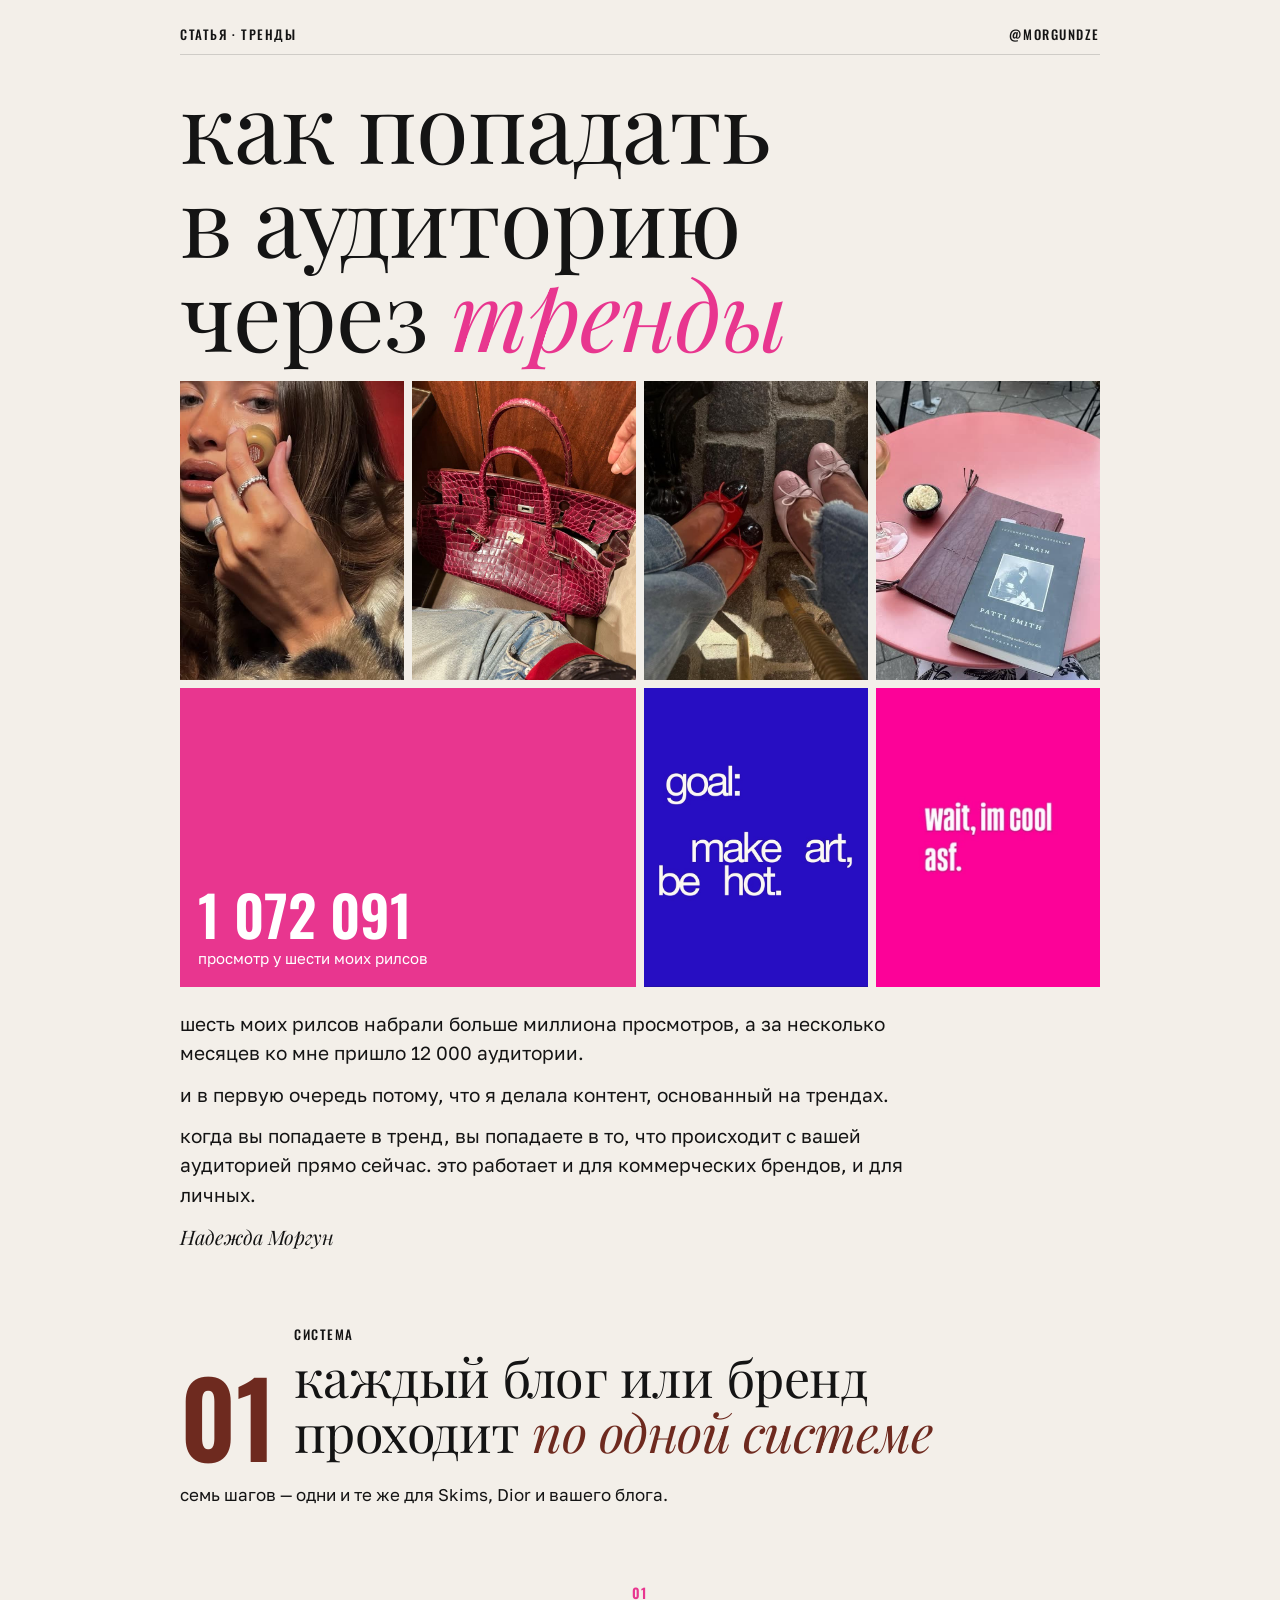
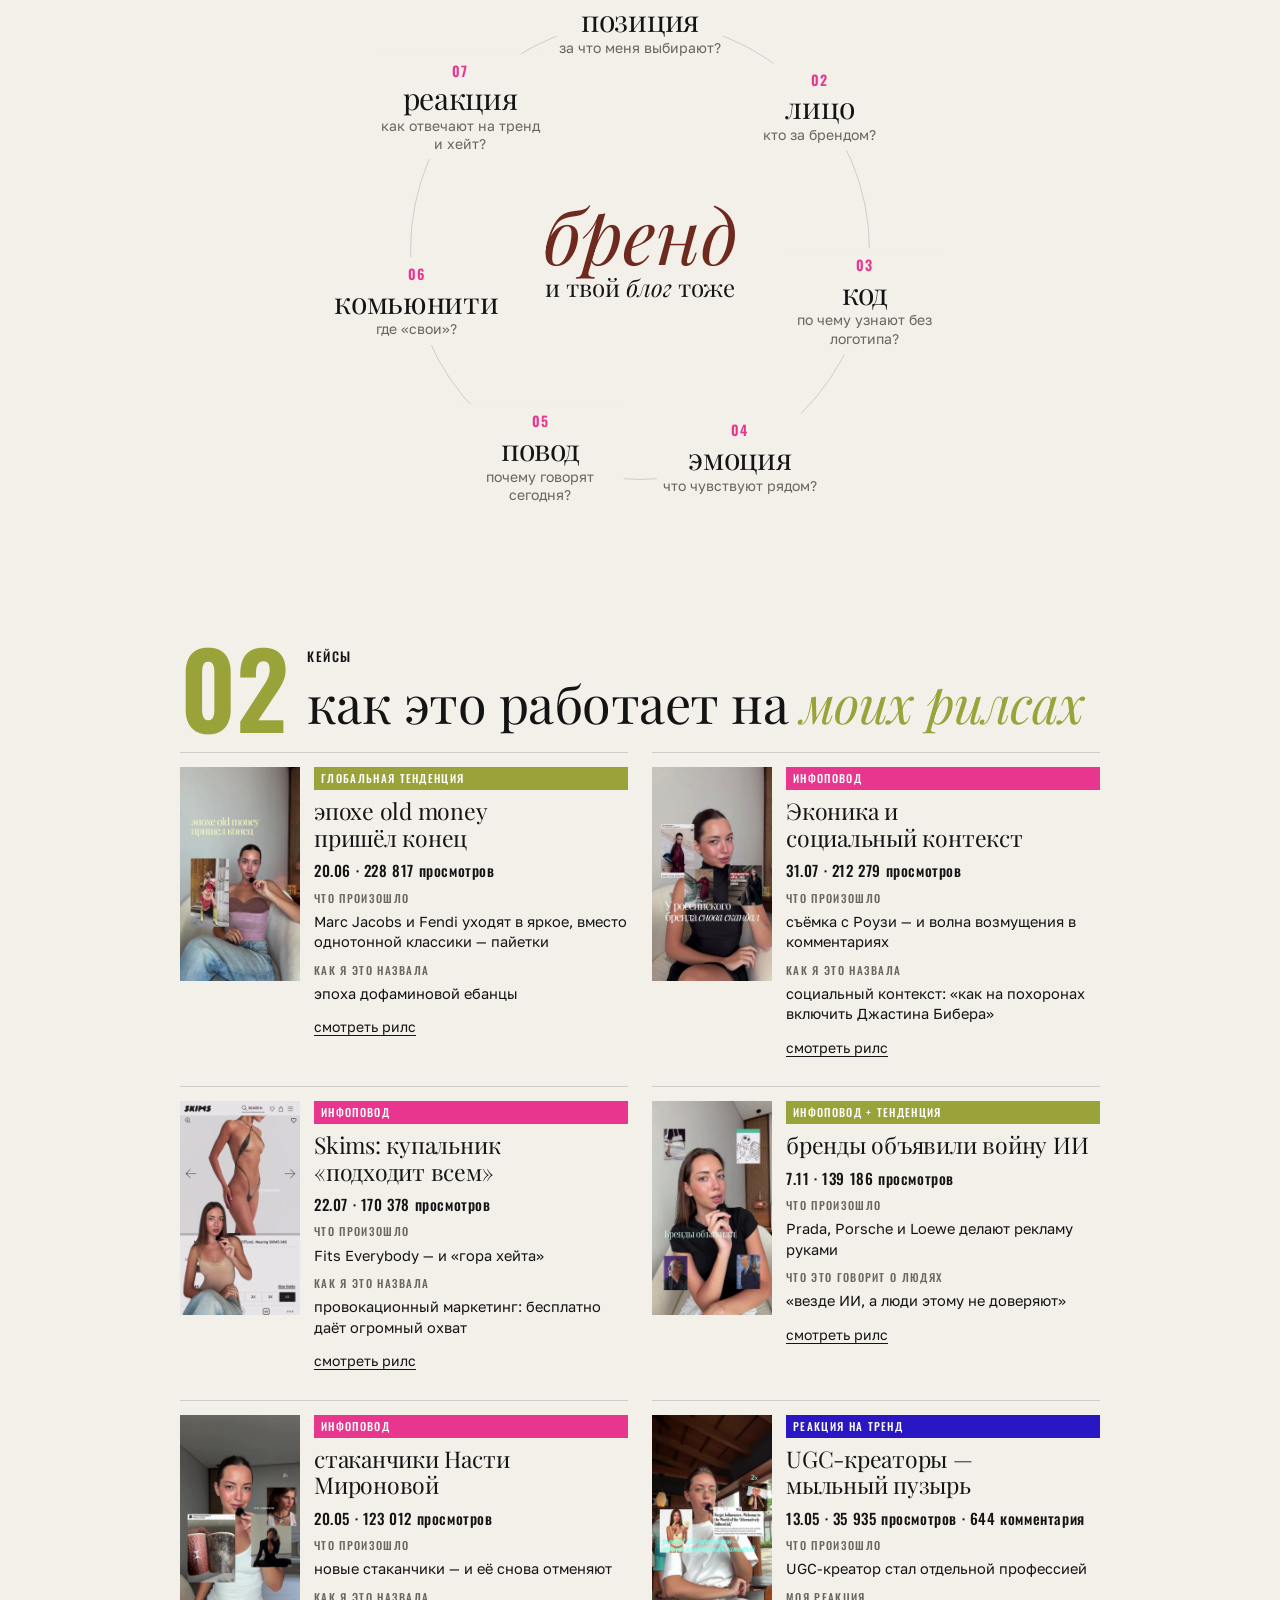
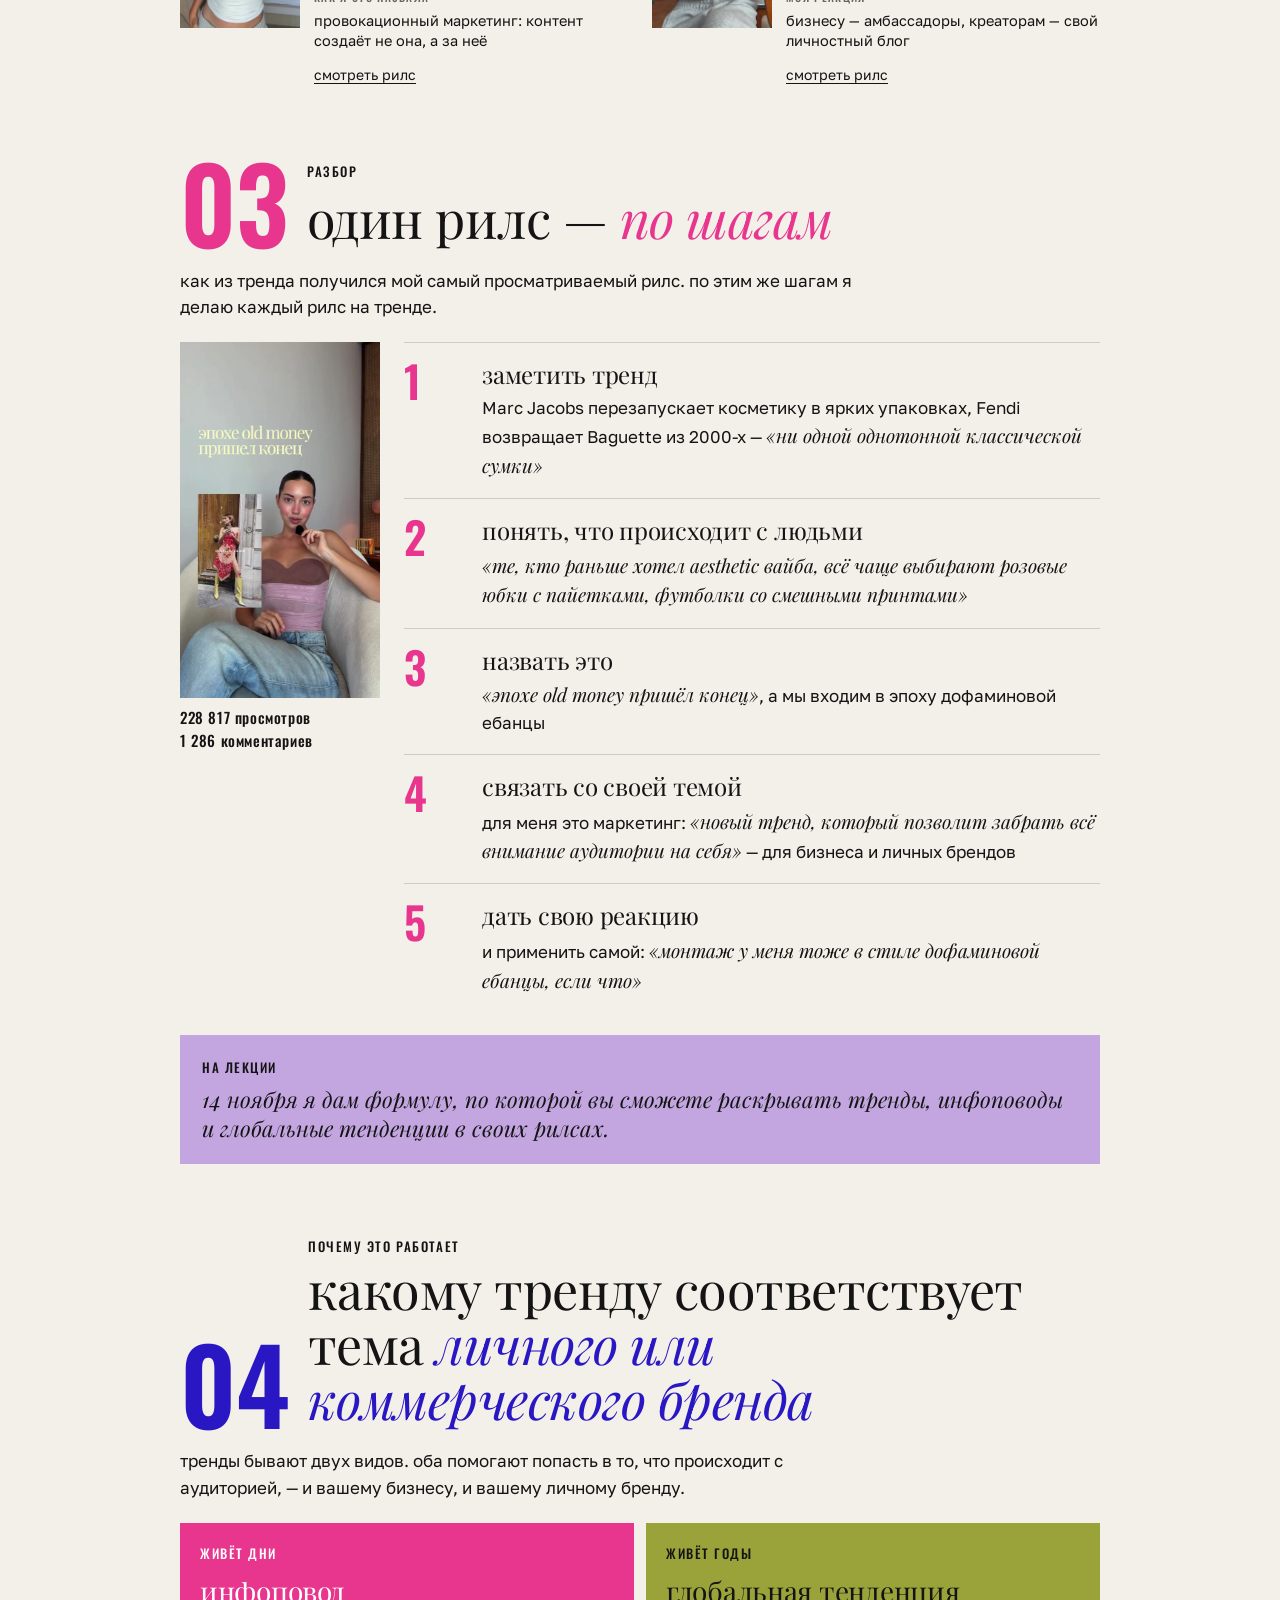
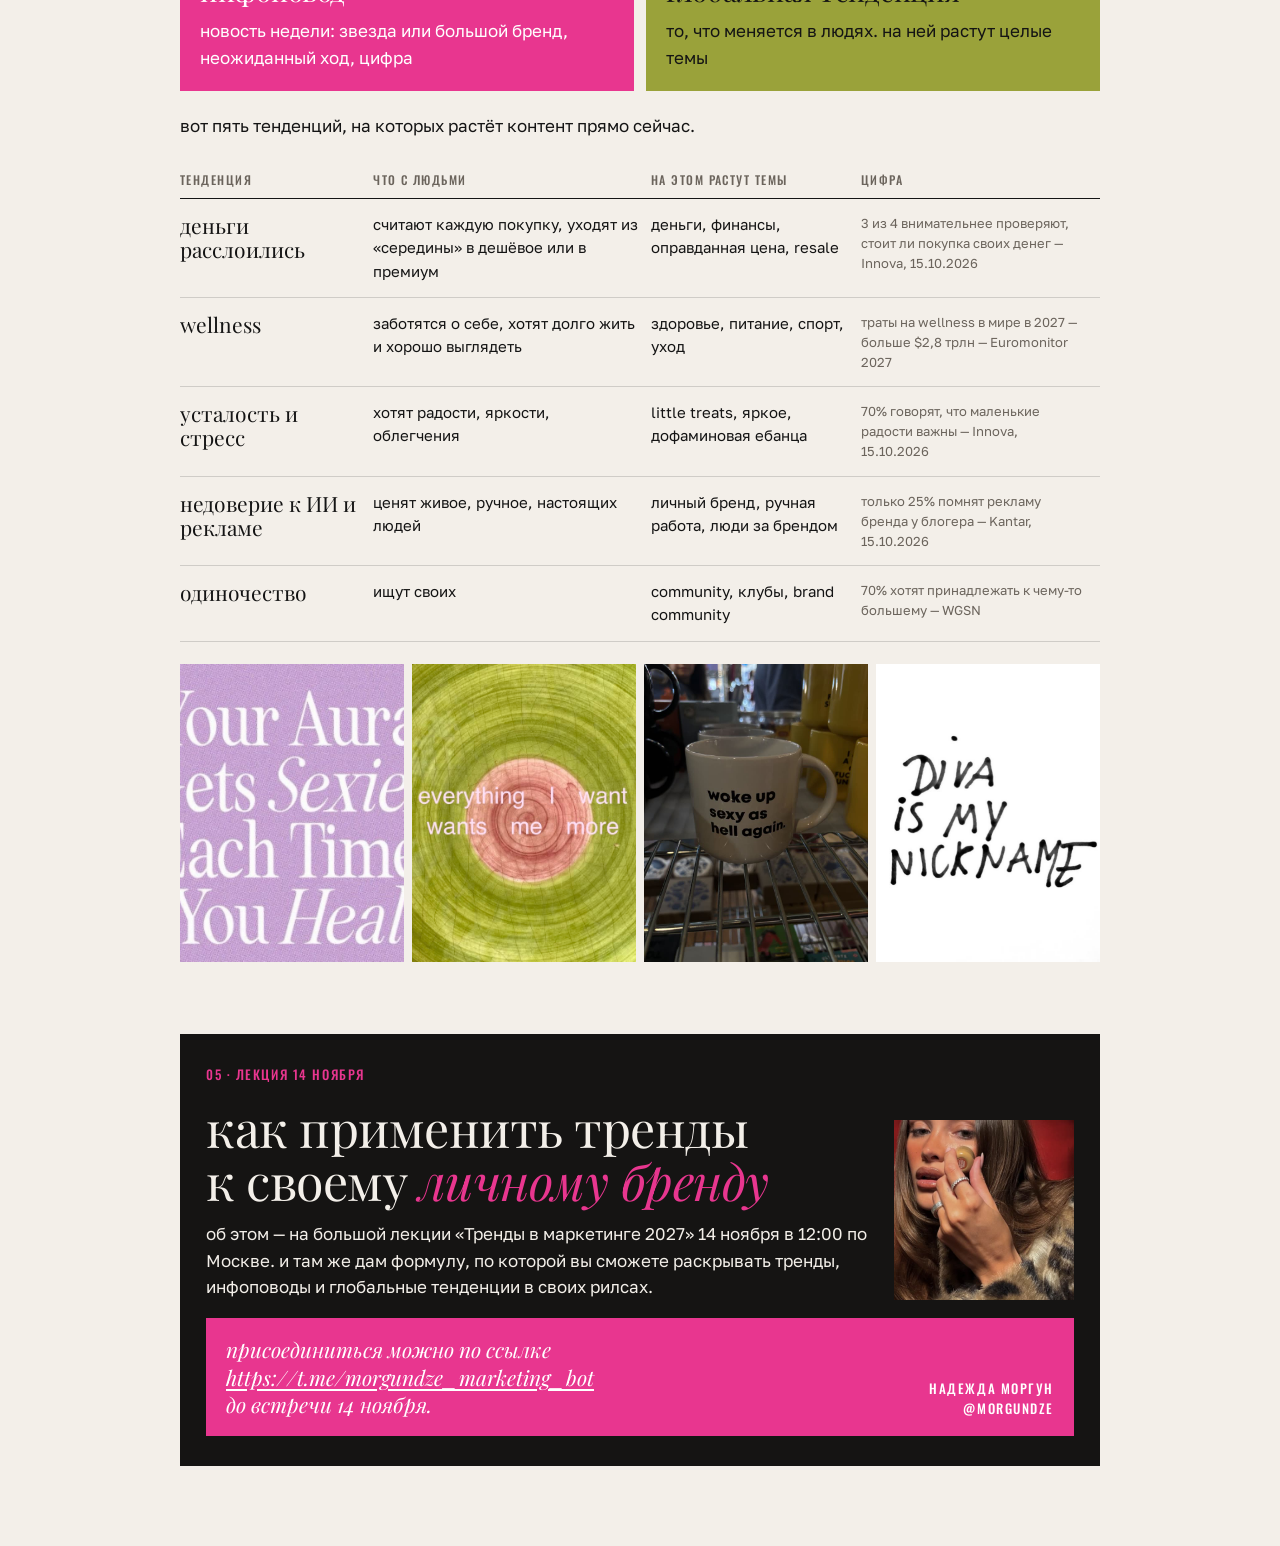
<file: trends/index.html>
<!doctype html>
<html lang="ru">
<head>
<meta charset="utf-8">
<meta name="viewport" content="width=device-width, initial-scale=1, viewport-fit=cover">
<title>как попадать в аудиторию через тренды — Надежда Моргун</title>
<meta name="description" content="шесть моих рилсов набрали больше миллиона просмотров. как я делаю контент на трендах — разбор на моих рилсах и пять тенденций, на которых растёт контент.">
<meta property="og:type" content="article">
<meta property="og:title" content="как попадать в аудиторию через тренды">
<meta property="og:description" content="шесть моих рилсов набрали больше миллиона просмотров. как я делаю контент на трендах — разбор на моих рилсах и пять тенденций, на которых растёт контент.">
<meta property="og:url" content="https://morgundze.github.io/trends/">
<meta property="og:image" content="https://morgundze.github.io/trends/img/cover.jpg">
<meta name="twitter:card" content="summary_large_image">
<link rel="preconnect" href="https://fonts.googleapis.com">
<link rel="stylesheet" href="https://fonts.googleapis.com/css2?family=Playfair+Display:ital,wght@0,400;0,500;1,400&family=Oswald:wght@500;600&family=Golos+Text:wght@400;500;600&display=swap">
<style>
/* layout: статья в стиле её воркбука «личный бренд» — бумага, Playfair + Oswald + Golos, у каждого раздела свой акцент, фото из Pinterest; одна светлая тема, как печатный воркбук */
:root {
  --paper: #f3efe9; --ink: #141414; --muted: #6b645c; --rule: rgba(20,20,20,.16); --card: #fbf9f6;
  --pink: #e8368f; --olive: #9aa23a; --lilac: #c3a6e0; --blue: #2a17c4; --burgundy: #6e2a1f; --black: #151413; --cream: #f3efe9;
  --display: 'Playfair Display', Georgia, 'Times New Roman', serif;
  --label: 'Oswald', 'Arial Narrow', 'Helvetica Neue', sans-serif;
  --body: 'Golos Text', -apple-system, 'Segoe UI', Roboto, sans-serif;
  color-scheme: light;
}
* { box-sizing: border-box; }
body { background: var(--paper); color: var(--ink); font-family: var(--body); font-size: 17px; line-height: 1.55;
  padding-left: max(16px, env(safe-area-inset-left, 0px)); padding-right: max(16px, env(safe-area-inset-right, 0px)); padding-block: 24px 80px; }
.wrap { max-width: 920px; margin: 0 auto; display: grid; gap: 64px; }
.wrap, .sec, .cover { grid-template-columns: minmax(0, 1fr); }
h1, h2, h3 { font-family: var(--display); font-weight: 400; margin: 0; text-wrap: balance; letter-spacing: -.01em; }
em { font-style: italic; }
p { margin: 0; }
a { color: inherit; text-underline-offset: 3px; }
a:focus-visible, button:focus-visible, textarea:focus-visible { outline: 2px solid var(--pink); outline-offset: 2px; }
.lab { font-family: var(--label); font-weight: 500; text-transform: uppercase; letter-spacing: .12em; font-size: 13px; }
img { max-width: 100%; display: block; }

/* ---------- блок выбора ---------- */
.review { background: var(--card); border: 1px solid var(--rule); border-radius: 12px; padding: 20px; display: grid; gap: 16px; }
.review h2 { font-size: 30px; }
.review .muted { color: var(--muted); font-size: 15px; }
.status { font-size: 14px; color: var(--muted); }
.heropick { display: grid; grid-template-columns: repeat(3, minmax(0, 1fr)); gap: 10px; }
.hp { all: unset; box-sizing: border-box; cursor: pointer; border: 1px solid var(--rule); border-radius: 10px; padding: 12px 14px; background: var(--paper); display: grid; gap: 4px; }
.hp[aria-pressed="true"] { background: var(--ink); color: var(--paper); border-color: var(--ink); }
.hp:focus-visible { outline: 2px solid var(--pink); outline-offset: 2px; }
.hp b { font-family: var(--label); font-weight: 500; letter-spacing: .08em; text-transform: uppercase; font-size: 14px; }
.hp span { font-size: 13px; opacity: .75; }
.fields { display: grid; grid-template-columns: 1fr 1fr; gap: 12px; }
.fields label { font-size: 14px; color: var(--muted); display: grid; gap: 6px; }
textarea { width: 100%; min-height: 60px; resize: vertical; font: inherit; font-size: 15px; color: var(--ink); background: var(--paper);
  border: 1px solid var(--rule); border-radius: 8px; padding: 10px 12px; }

/* ---------- обложка ---------- */
.topbar { display: flex; justify-content: space-between; gap: 12px; border-bottom: 1px solid var(--rule); padding-bottom: 10px; }
.cover { display: grid; gap: 22px; }
.cover h1 { font-size: clamp(46px, 9vw, 96px); line-height: .98; }
.cover h1 em { color: var(--pink); }
.hero { display: none; }
.hero.on { display: grid; }
.hero-a { grid-template-columns: 1.4fr 1fr; gap: 10px; }
.hero-a .big { aspect-ratio: 4 / 5; object-fit: cover; width: 100%; height: 100%; }
.hero-a .stack { display: grid; gap: 10px; grid-template-rows: 1fr 1fr; }
.statbox { background: var(--pink); color: #fff; padding: 18px; display: grid; align-content: end; gap: 6px; min-width: 0; }
.statbox .num { font-family: var(--label); font-weight: 600; font-size: clamp(34px, 6vw, 56px); line-height: 1; font-variant-numeric: tabular-nums; }
.statbox p { font-size: 15px; line-height: 1.35; }
.hero-a .stack img { width: 100%; height: 100%; object-fit: cover; min-height: 0; }
.hero-b { grid-template-columns: repeat(4, minmax(0, 1fr)); gap: 8px; }
.hero-b img { width: 100%; aspect-ratio: 3 / 4; object-fit: cover; }
.hero-b .statbox { grid-column: span 2; }
.hero-c { grid-template-columns: 1fr; gap: 10px; }
.hero-c .reelrow { display: grid; grid-template-columns: repeat(5, minmax(0, 1fr)); gap: 6px; }
.hero-c .reelrow img { aspect-ratio: 9 / 16; object-fit: cover; width: 100%; }
.hero-c .statbox { align-content: center; }
.lead { display: grid; gap: 12px; font-size: 19px; max-width: 62ch; }
.lead .sign { font-family: var(--display); font-style: italic; font-size: 20px; }
.todo { background: #fff3a6; padding: 0 4px; border-radius: 3px; }

/* ---------- разделы ---------- */
.sec { display: grid; gap: 22px; }
.sechead { display: grid; grid-template-columns: auto 1fr; gap: 6px 18px; align-items: end; }
.sechead .no { font-family: var(--label); font-weight: 600; font-size: clamp(64px, 11vw, 104px); line-height: .85; grid-row: span 2; }
.sechead .lab { color: var(--ink); }
.sechead h2 { font-size: clamp(32px, 5.5vw, 52px); line-height: 1.05; }
.c-olive .no, .c-olive h2 em { color: var(--olive); }
.c-pink .no, .c-pink h2 em { color: var(--pink); }
.c-blue .no, .c-blue h2 em { color: var(--blue); }
.c-burg .no, .c-burg h2 em { color: var(--burgundy); }
.intro { max-width: 62ch; }

/* система: 7 шагов по кругу */
.circle { position: relative; width: 100%; max-width: 640px; aspect-ratio: 1; margin: 0 auto; }
.ring { position: absolute; inset: 14%; border: 1.5px solid var(--rule); border-radius: 50%; }
.core { position: absolute; left: 50%; top: 50%; transform: translate(-50%, -50%); text-align: center; width: 40%; display: grid; gap: 4px; }
.core b { font-family: var(--display); font-style: italic; font-weight: 400; font-size: clamp(44px, 8vw, 76px); line-height: .95; color: var(--burgundy); }
.core span { font-family: var(--display); font-size: clamp(18px, 2.6vw, 24px); line-height: 1.15; }
.node { position: absolute; transform: translate(-50%, -50%); width: 26%; text-align: center; background: var(--paper); padding: 6px 2px; display: grid; gap: 2px; }
.node .k { font-family: var(--label); font-weight: 600; font-size: 14px; letter-spacing: .08em; color: var(--pink); }
.node h3 { font-size: clamp(20px, 3.2vw, 30px); line-height: 1.05; }
.node p { font-size: clamp(12px, 1.6vw, 14px); line-height: 1.3; color: var(--muted); }
@media (max-width: 600px) {
  .circle { aspect-ratio: auto; display: grid; grid-template-columns: repeat(2, minmax(0, 1fr)); gap: 10px; }
  .ring { display: none; }
  .core { position: static; transform: none; width: auto; grid-column: 1 / -1; background: var(--card); padding: 18px; }
  .node { position: static; transform: none; width: auto; text-align: left; background: var(--card); padding: 14px; }
  .node:last-child { grid-column: 1 / -1; }
}

/* кейсы */
.cases { display: grid; grid-template-columns: repeat(2, minmax(0, 1fr)); gap: 28px 24px; }
.case { display: grid; grid-template-columns: 120px minmax(0, 1fr); gap: 14px; align-items: start; border-top: 1px solid var(--rule); padding-top: 14px; }
.case .pics { display: grid; gap: 6px; }
.case .pics img { width: 100%; aspect-ratio: 9 / 16; object-fit: cover; }
.case h3 { font-size: 23px; line-height: 1.15; }
.tag { display: inline-block; font-family: var(--label); font-weight: 500; font-size: 11px; letter-spacing: .12em; text-transform: uppercase; padding: 3px 7px; color: #fff; }
.t-news { background: var(--pink); } .t-trend { background: var(--olive); } .t-react { background: var(--blue); }
.views { font-family: var(--label); font-weight: 500; font-size: 15px; letter-spacing: .04em; font-variant-numeric: tabular-nums; }
.case dl { margin: 0; display: grid; gap: 6px; font-size: 14.5px; line-height: 1.4; }
.case dt { font-family: var(--label); font-weight: 500; font-size: 11px; letter-spacing: .12em; text-transform: uppercase; color: var(--muted); }
.case dd { margin: 0 0 4px; }
.case a { font-size: 14px; }

/* шаги одного рилса */
.walk { display: grid; grid-template-columns: 200px minmax(0, 1fr); gap: 24px; align-items: start; }
.walk .reel { display: grid; gap: 8px; position: sticky; top: calc(env(safe-area-inset-top, 0px) + 12px); }
.walk .reel img { aspect-ratio: 9 / 16; object-fit: cover; width: 100%; }
.steps { display: grid; gap: 0; }
.step { display: grid; grid-template-columns: 64px minmax(0, 1fr); gap: 14px; padding: 18px 0; border-top: 1px solid var(--rule); }
.step .n { font-family: var(--label); font-weight: 600; font-size: 44px; line-height: .9; color: var(--pink); }
.step h3 { font-size: 24px; line-height: 1.15; }
.step p { margin-top: 6px; }
.step q { font-family: var(--display); font-style: italic; font-size: 19px; quotes: "«" "»"; }
.lilac { background: var(--lilac); padding: 22px; display: grid; gap: 8px; }
.lilac .lab { color: var(--ink); }
.lilac p { font-family: var(--display); font-style: italic; font-size: 22px; line-height: 1.3; }

/* тенденции */
.pair { display: grid; grid-template-columns: 1fr 1fr; gap: 12px; }
.pair > div { padding: 20px; display: grid; gap: 6px; align-content: start; }
.pair .p1 { background: var(--pink); color: #fff; }
.pair .p2 { background: var(--olive); color: var(--ink); }
.pair h3 { font-size: 28px; }
.tablebox { overflow-x: auto; }
table { border-collapse: collapse; width: 100%; min-width: 660px; font-size: 15px; }
th { text-align: left; font-family: var(--label); font-weight: 500; font-size: 12px; letter-spacing: .12em; text-transform: uppercase; color: var(--muted); padding: 10px 12px 8px 0; border-bottom: 1px solid var(--ink); }
td { vertical-align: top; padding: 14px 12px 14px 0; border-bottom: 1px solid var(--rule); }
td:first-child { font-family: var(--display); font-size: 21px; line-height: 1.15; width: 21%; }
td.src { font-size: 13px; color: var(--muted); width: 26%; }
.stripe { display: grid; grid-template-columns: repeat(4, minmax(0, 1fr)); gap: 8px; }
.stripe img { width: 100%; aspect-ratio: 3 / 4; object-fit: cover; }

/* финал */
.finale { background: var(--black); color: var(--cream); padding: 30px 26px; display: grid; gap: 18px; }
.finale .lab { color: var(--pink); }
.finale h2 { font-size: clamp(32px, 5.5vw, 50px); line-height: 1.05; }
.finale h2 em { color: var(--pink); }
.finale .row { display: grid; grid-template-columns: minmax(0, 1fr) 180px; gap: 20px; align-items: end; }
.finale .row img { width: 100%; aspect-ratio: 1; object-fit: cover; }
.banner { background: var(--pink); color: #fff; padding: 18px 20px; display: flex; justify-content: space-between; gap: 16px; flex-wrap: wrap; align-items: end; }
.banner p { font-family: var(--display); font-style: italic; font-size: 21px; line-height: 1.3; max-width: 44ch; overflow-wrap: anywhere; }
.banner .lab { color: #fff; text-align: right; }

@media (max-width: 720px) {
  .cases { grid-template-columns: 1fr; }
  .walk { grid-template-columns: 1fr; }
  .walk .reel { position: static; grid-template-columns: 140px 1fr; align-items: end; }
  .pair, .fields { grid-template-columns: 1fr; }
  .heropick { grid-template-columns: 1fr; }
  .hero-a { grid-template-columns: 1fr 1fr; }
  .hero-b { grid-template-columns: repeat(2, minmax(0, 1fr)); }
  .hero-c .reelrow { grid-template-columns: repeat(3, minmax(0, 1fr)); }
  .finale .row { grid-template-columns: 1fr; }
  .finale .row img { max-width: 180px; }
  .stripe { grid-template-columns: repeat(2, minmax(0, 1fr)); }
}
</style>
<style>body { margin: 0; }</style>
</head>
<body>
<article class="wrap" style="gap:72px;max-width:920px;margin:0 auto">
    <header class="cover">
      <div class="topbar"><span class="lab">статья · тренды</span><span class="lab">@morgundze</span></div>
      <h1>как попадать в аудиторию через <em>тренды</em></h1>

            <div class="hero hero-b on" data-hero="b">
        <img src="img/pin/18.jpg" alt="девушка с кольцом">
        <img src="img/pin/02.jpg" alt="розовая сумка Birkin">
        <img src="img/pin/15.jpg" alt="балетки на брусчатке">
        <img src="img/pin/19.jpg" alt="розовый столик с книгой">
        <div class="statbox"><div class="num">1 072 091</div><p>просмотр у шести моих рилсов</p></div>
        <img src="img/pin/13.jpg" alt="надпись goal: make art, be hot.">
        <img src="img/pin/01.jpg" alt="надпись wait, im cool asf.">
      </div>
      
      <div class="lead">
        <p>шесть моих рилсов набрали больше миллиона просмотров, а за несколько месяцев ко мне пришло 12 000 аудитории.</p>
        <p>и в первую очередь потому, что я делала контент, основанный на трендах.</p>
        <p>когда вы попадаете в тренд, вы попадаете в то, что происходит с вашей аудиторией прямо сейчас. это работает и для коммерческих брендов, и для личных.</p>
        <p class="sign">Надежда Моргун</p>
      </div>
    </header>

    <section class="sec c-burg" aria-labelledby="s0">
      <div class="sechead"><span class="no">01</span><span class="lab">система</span><h2 id="s0">каждый блог или бренд проходит <em>по одной системе</em></h2></div>
      <p class="intro">семь шагов — одни и те же для Skims, Dior и вашего блога.</p>
      <div class="circle" role="list" aria-label="семь шагов маркетинг-системы">
        <div class="ring" aria-hidden="true"></div>
        <div class="core"><b>бренд</b><span>и твой <em>блог</em> тоже</span></div>
        <div class="node" role="listitem" style="left:50%;top:14%"><span class="k">01</span><h3>позиция</h3><p>за что меня выбирают?</p></div>
        <div class="node" role="listitem" style="left:78.1%;top:27.6%"><span class="k">02</span><h3>лицо</h3><p>кто за брендом?</p></div>
        <div class="node" role="listitem" style="left:85.1%;top:58%"><span class="k">03</span><h3>код</h3><p>по чему узнают без логотипа?</p></div>
        <div class="node" role="listitem" style="left:65.6%;top:82.4%"><span class="k">04</span><h3>эмоция</h3><p>что чувствуют рядом?</p></div>
        <div class="node" role="listitem" style="left:34.4%;top:82.4%"><span class="k">05</span><h3>повод</h3><p>почему говорят сегодня?</p></div>
        <div class="node" role="listitem" style="left:14.9%;top:58%"><span class="k">06</span><h3>комьюнити</h3><p>где «свои»?</p></div>
        <div class="node" role="listitem" style="left:21.9%;top:27.6%"><span class="k">07</span><h3>реакция</h3><p>как отвечают на тренд и хейт?</p></div>
      </div>
    </section>

    <section class="sec c-olive" aria-labelledby="s1">
      <div class="sechead"><span class="no">02</span><span class="lab">кейсы</span><h2 id="s1">как это работает на <em>моих рилсах</em></h2></div>
      <div class="cases">
        <div class="case">
          <div class="pics"><img src="img/DZz3FDiJQnn.jpg" alt="кадр рилса про old money" loading="lazy"></div>
          <div style="display:grid;gap:8px;min-width:0"><span class="tag t-trend">глобальная тенденция</span><h3>эпохе old money пришёл конец</h3><div class="views">20.06 · 228 817 просмотров</div>
            <dl><dt>что произошло</dt><dd>Marc Jacobs и Fendi уходят в яркое, вместо однотонной классики — пайетки</dd><dt>как я это назвала</dt><dd>эпоха дофаминовой ебанцы</dd></dl>
            <a href="https://www.instagram.com/reel/DZz3FDiJQnn/" target="_blank" rel="noopener">смотреть рилс</a></div>
        </div>
        <div class="case">
          <div class="pics"><img src="img/DbdVC09JApS.jpg" alt="кадр рилса про Эконику" loading="lazy"></div>
          <div style="display:grid;gap:8px;min-width:0"><span class="tag t-news">инфоповод</span><h3>Эконика и социальный контекст</h3><div class="views">31.07 · 212 279 просмотров</div>
            <dl><dt>что произошло</dt><dd>съёмка с Роузи — и волна возмущения в комментариях</dd><dt>как я это назвала</dt><dd>социальный контекст: «как на похоронах включить Джастина Бибера»</dd></dl>
            <a href="https://www.instagram.com/reel/DbdVC09JApS/" target="_blank" rel="noopener">смотреть рилс</a></div>
        </div>
        <div class="case">
          <div class="pics"><img src="img/DbGSLmsJj-t.jpg" alt="кадр рилса про Skims" loading="lazy"></div>
          <div style="display:grid;gap:8px;min-width:0"><span class="tag t-news">инфоповод</span><h3>Skims: купальник «подходит всем»</h3><div class="views">22.07 · 170 378 просмотров</div>
            <dl><dt>что произошло</dt><dd>Fits Everybody — и «гора хейта»</dd><dt>как я это назвала</dt><dd>провокационный маркетинг: бесплатно даёт огромный охват</dd></dl>
            <a href="https://www.instagram.com/reel/DbGSLmsJj-t/" target="_blank" rel="noopener">смотреть рилс</a></div>
        </div>
        <div class="case">
          <div class="pics"><img src="img/DfbpVIuOemS.jpg" alt="кадр рилса про ИИ" loading="lazy"></div>
          <div style="display:grid;gap:8px;min-width:0"><span class="tag t-trend">инфоповод + тенденция</span><h3>бренды объявили войну ИИ</h3><div class="views">7.11 · 139 186 просмотров</div>
            <dl><dt>что произошло</dt><dd>Prada, Porsche и Loewe делают рекламу руками</dd><dt>что это говорит о людях</dt><dd>«везде ИИ, а люди этому не доверяют»</dd></dl>
            <a href="https://www.instagram.com/reel/DfbpVIuOemS/" target="_blank" rel="noopener">смотреть рилс</a></div>
        </div>
        <div class="case">
          <div class="pics"><img src="img/DYjyB8rJkiy.jpg" alt="кадр рилса про Миронову" loading="lazy"></div>
          <div style="display:grid;gap:8px;min-width:0"><span class="tag t-news">инфоповод</span><h3>стаканчики Насти Мироновой</h3><div class="views">20.05 · 123 012 просмотров</div>
            <dl><dt>что произошло</dt><dd>новые стаканчики — и её снова отменяют</dd><dt>как я это назвала</dt><dd>провокационный маркетинг: контент создаёт не она, а за неё</dd></dl>
            <a href="https://www.instagram.com/reel/DYjyB8rJkiy/" target="_blank" rel="noopener">смотреть рилс</a></div>
        </div>
        <div class="case">
          <div class="pics"><img src="img/DYSDlqhIKVy.jpg" alt="кадр рилса про UGC" loading="lazy"></div>
          <div style="display:grid;gap:8px;min-width:0"><span class="tag t-react">реакция на тренд</span><h3>UGC-креаторы — мыльный пузырь</h3><div class="views">13.05 · 35 935 просмотров · 644 комментария</div>
            <dl><dt>что произошло</dt><dd>UGC-креатор стал отдельной профессией</dd><dt>моя реакция</dt><dd>бизнесу — амбассадоры, креаторам — свой личностный блог</dd></dl>
            <a href="https://www.instagram.com/reel/DYSDlqhIKVy/" target="_blank" rel="noopener">смотреть рилс</a></div>
        </div>
      </div>
    </section>

    <section class="sec c-pink" aria-labelledby="s2">
      <div class="sechead"><span class="no">03</span><span class="lab">разбор</span><h2 id="s2">один рилс — <em>по шагам</em></h2></div>
      <p class="intro">как из тренда получился мой самый просматриваемый рилс. по этим же шагам я делаю каждый рилс на тренде.</p>
      <div class="walk">
        <div class="reel"><img src="img/DZz3FDiJQnn.jpg" alt="кадр рилса про old money" loading="lazy"><div class="views">228 817 просмотров<br>1 286 комментариев</div></div>
        <div class="steps">
          <div class="step"><span class="n">1</span><div><h3>заметить тренд</h3><p>Marc Jacobs перезапускает косметику в ярких упаковках, Fendi возвращает Baguette из 2000-х — <q>ни одной однотонной классической сумки</q></p></div></div>
          <div class="step"><span class="n">2</span><div><h3>понять, что происходит с людьми</h3><p><q>те, кто раньше хотел aesthetic вайба, всё чаще выбирают розовые юбки с пайетками, футболки со смешными принтами</q></p></div></div>
          <div class="step"><span class="n">3</span><div><h3>назвать это</h3><p><q>эпохе old money пришёл конец</q>, а мы входим в эпоху дофаминовой ебанцы</p></div></div>
          <div class="step"><span class="n">4</span><div><h3>связать со своей темой</h3><p>для меня это маркетинг: <q>новый тренд, который позволит забрать всё внимание аудитории на себя</q> — для бизнеса и личных брендов</p></div></div>
          <div class="step"><span class="n">5</span><div><h3>дать свою реакцию</h3><p>и применить самой: <q>монтаж у меня тоже в стиле дофаминовой ебанцы, если что</q></p></div></div>
        </div>
      </div>
      <div class="lilac">
        <span class="lab">на лекции</span>
        <p>14 ноября я дам формулу, по которой вы сможете раскрывать тренды, инфоповоды и глобальные тенденции в своих рилсах.</p>
      </div>
    </section>

    <section class="sec c-blue" aria-labelledby="s3">
      <div class="sechead"><span class="no">04</span><span class="lab">почему это работает</span><h2 id="s3">какому тренду соответствует тема <em>личного или коммерческого бренда</em></h2></div>
      <p class="intro">тренды бывают двух видов. оба помогают попасть в то, что происходит с аудиторией, — и вашему бизнесу, и вашему личному бренду.</p>
      <div class="pair">
        <div class="p1"><span class="lab">живёт дни</span><h3>инфоповод</h3><p>новость недели: звезда или большой бренд, неожиданный ход, цифра</p></div>
        <div class="p2"><span class="lab">живёт годы</span><h3>глобальная тенденция</h3><p>то, что меняется в людях. на ней растут целые темы</p></div>
      </div>
      <p class="intro">вот пять тенденций, на которых растёт контент прямо сейчас.</p>
      <div class="tablebox">
        <table>
          <thead><tr><th>тенденция</th><th>что с людьми</th><th>на этом растут темы</th><th>цифра</th></tr></thead>
          <tbody>
            <tr><td>деньги расслоились</td><td>считают каждую покупку, уходят из «середины» в дешёвое или в премиум</td><td>деньги, финансы, оправданная цена, resale</td><td class="src">3 из 4 внимательнее проверяют, стоит ли покупка своих денег — Innova, 15.10.2026</td></tr>
            <tr><td>wellness</td><td>заботятся о себе, хотят долго жить и хорошо выглядеть</td><td>здоровье, питание, спорт, уход</td><td class="src">траты на wellness в мире в 2027 — больше $2,8 трлн — Euromonitor 2027</td></tr>
            <tr><td>усталость и стресс</td><td>хотят радости, яркости, облегчения</td><td>little treats, яркое, дофаминовая ебанца</td><td class="src">70% говорят, что маленькие радости важны — Innova, 15.10.2026</td></tr>
            <tr><td>недоверие к ИИ и рекламе</td><td>ценят живое, ручное, настоящих людей</td><td>личный бренд, ручная работа, люди за брендом</td><td class="src">только 25% помнят рекламу бренда у блогера — Kantar, 15.10.2026</td></tr>
            <tr><td>одиночество</td><td>ищут своих</td><td>community, клубы, brand community</td><td class="src">70% хотят принадлежать к чему-то большему — WGSN</td></tr>
          </tbody>
        </table>
      </div>
      <div class="stripe">
        <img src="img/pin/16.jpg" alt="надпись your aura gets sexier each time you heal" loading="lazy">
        <img src="img/pin/05.jpg" alt="надпись everything i want wants me more" loading="lazy">
        <img src="img/pin/10.jpg" alt="кружка wake up sexy as hell again" loading="lazy">
        <img src="img/pin/08.jpg" alt="надпись diva is my nickname" loading="lazy">
      </div>
    </section>

    <section class="finale" aria-labelledby="s4">
      <span class="lab">05 · лекция 14 ноября</span>
      <div class="row">
        <div style="display:grid;gap:14px">
          <h2 id="s4">как применить тренды к своему <em>личному бренду</em></h2>
          <p>об этом — на большой лекции «Тренды в маркетинге 2027» 14 ноября в 12:00 по Москве. и там же дам формулу, по которой вы сможете раскрывать тренды, инфоповоды и глобальные тенденции в своих рилсах.</p>
        </div>
        <img src="img/pin/18.jpg" alt="девушка с кольцом" loading="lazy">
      </div>
      <div class="banner"><p>присоединиться можно по ссылке <a href="https://t.me/morgundze_marketing_bot">https://t.me/morgundze_marketing_bot</a><br>до встречи 14 ноября.</p><span class="lab">Надежда Моргун<br>@morgundze</span></div>
    </section>
  </article>
</body>
</html>
</file>
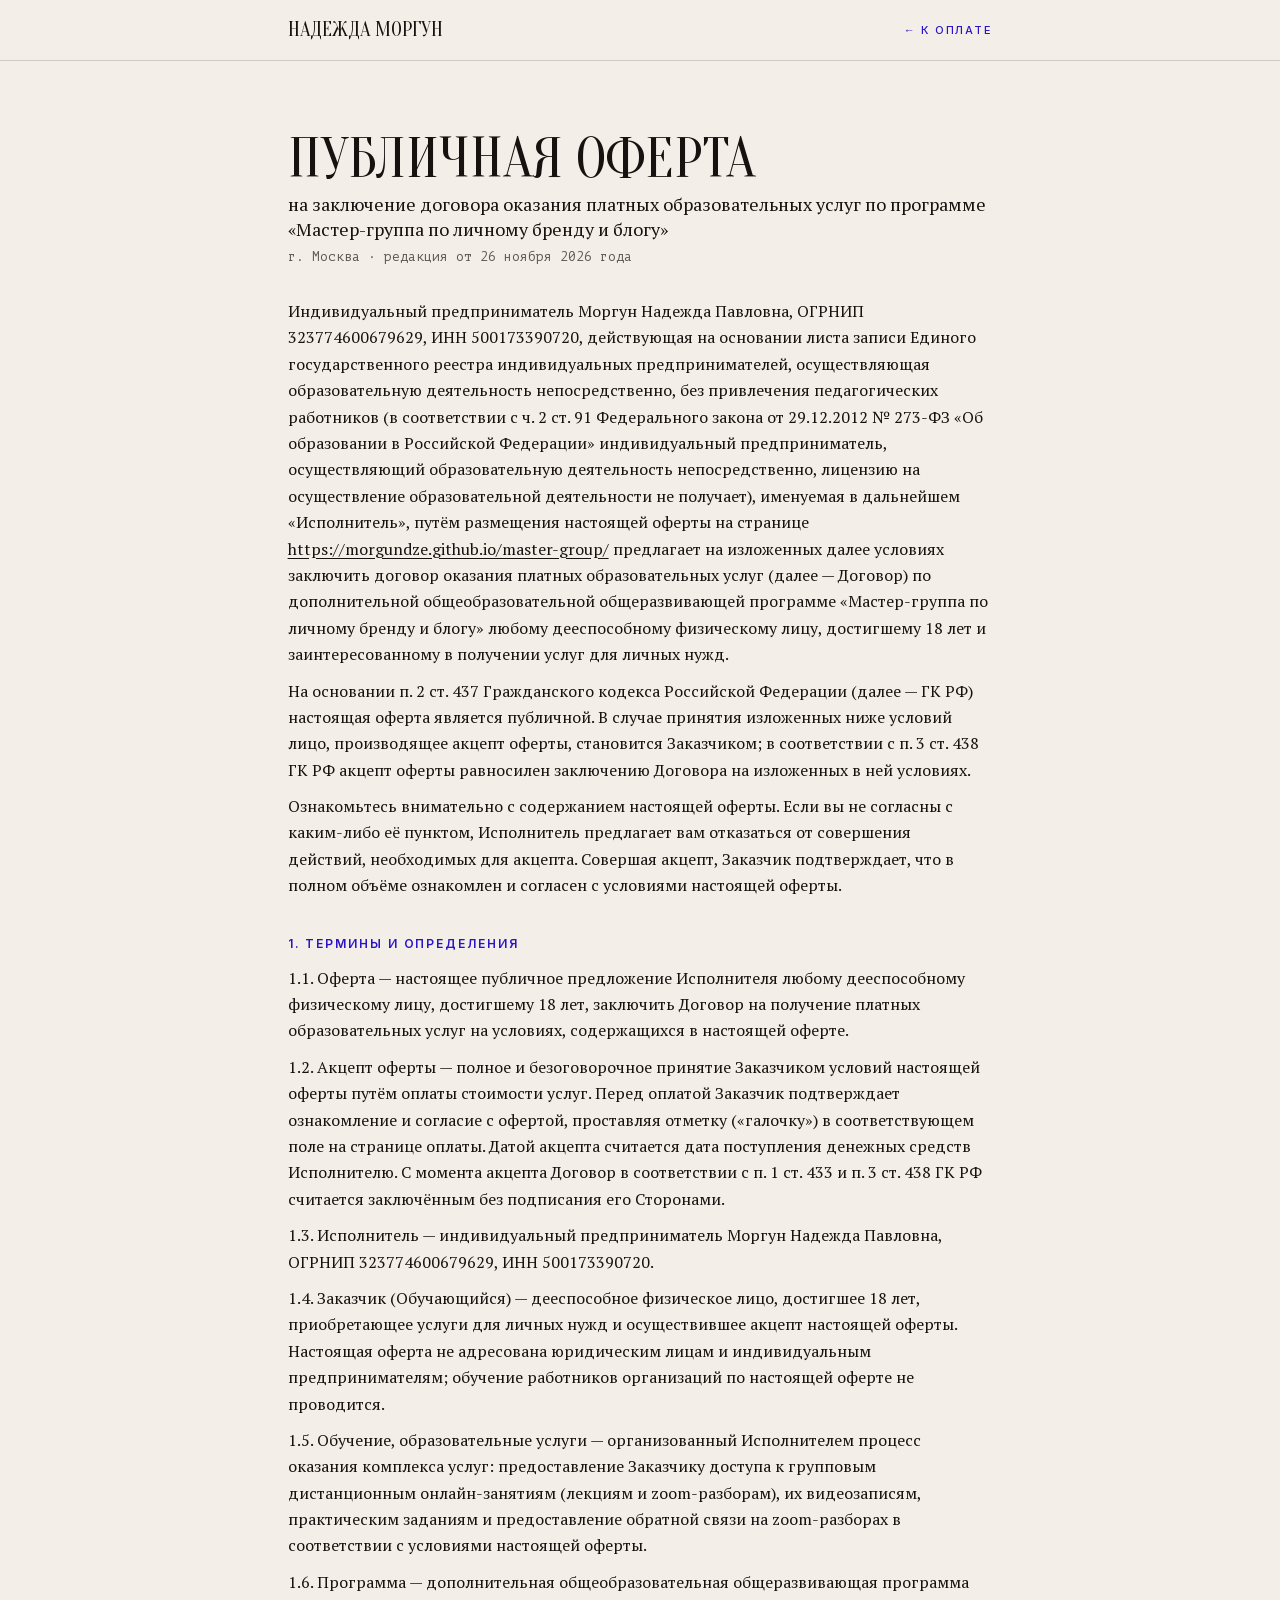
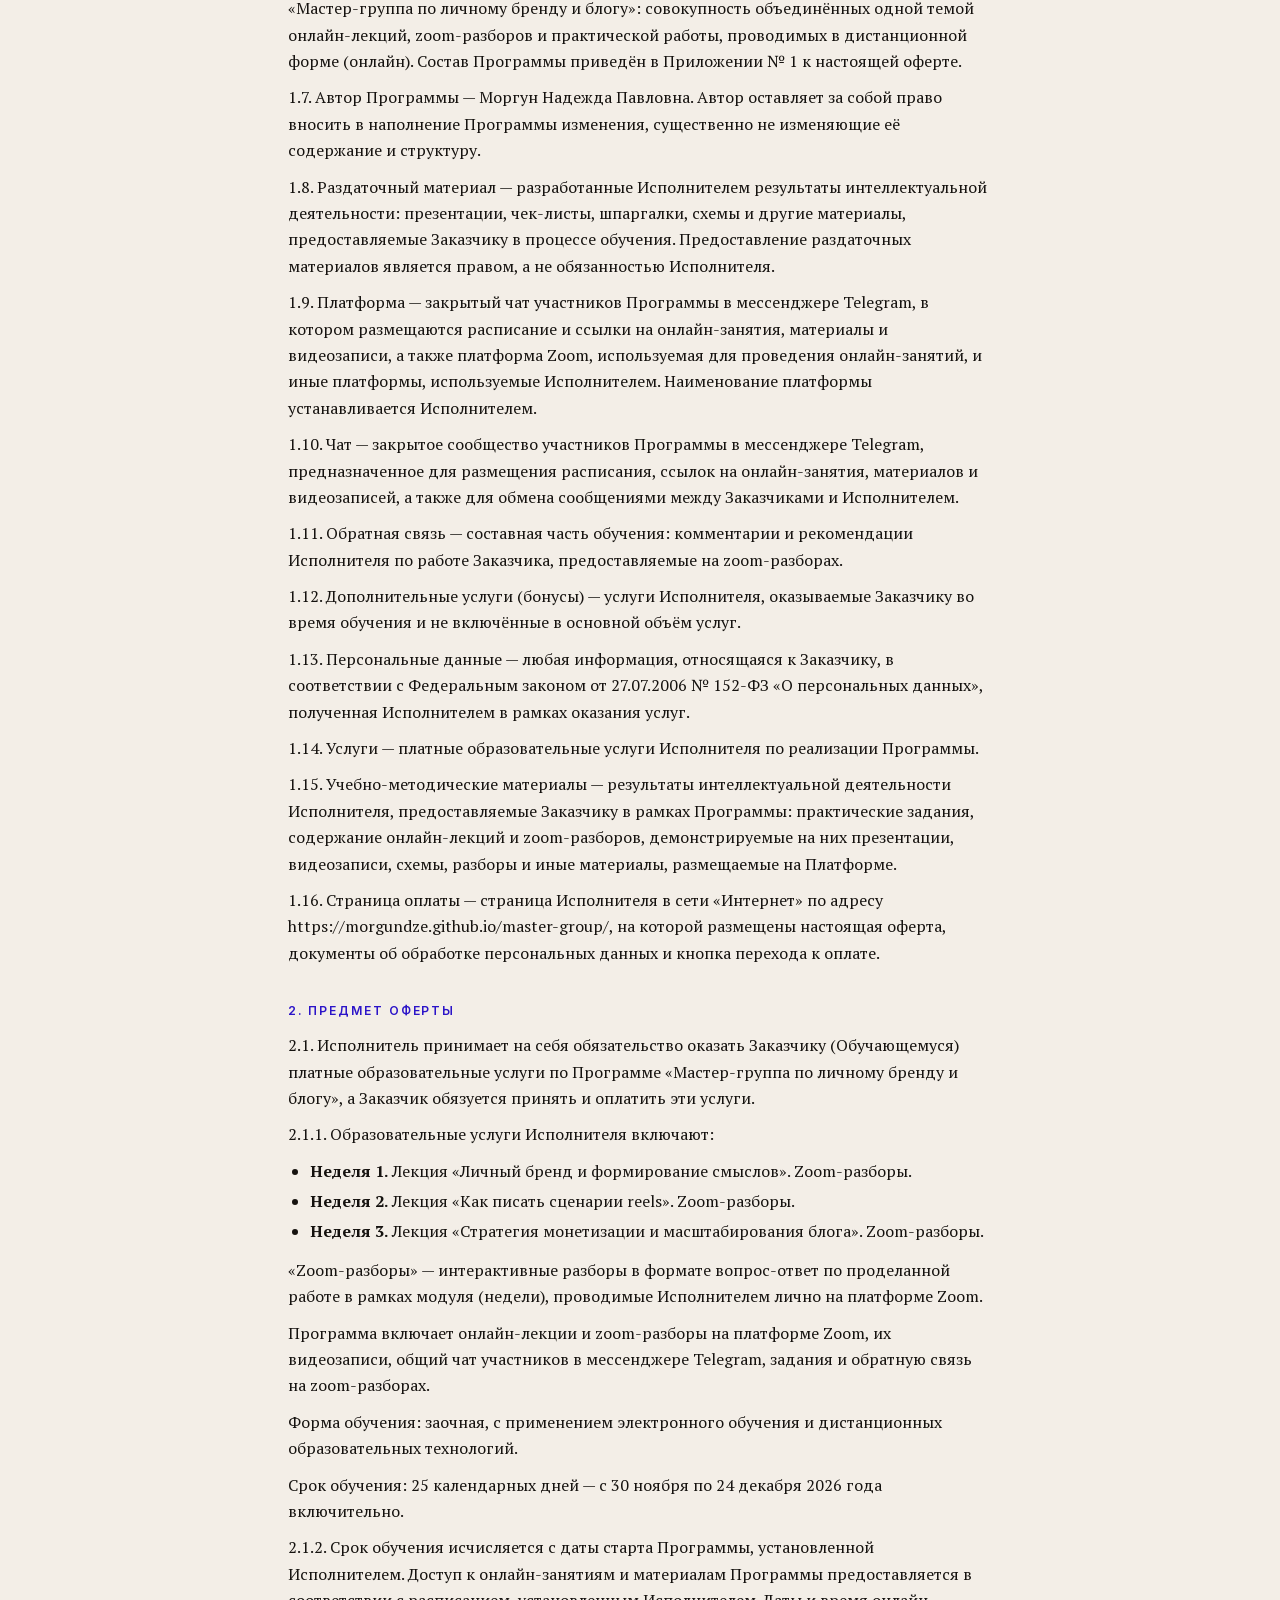
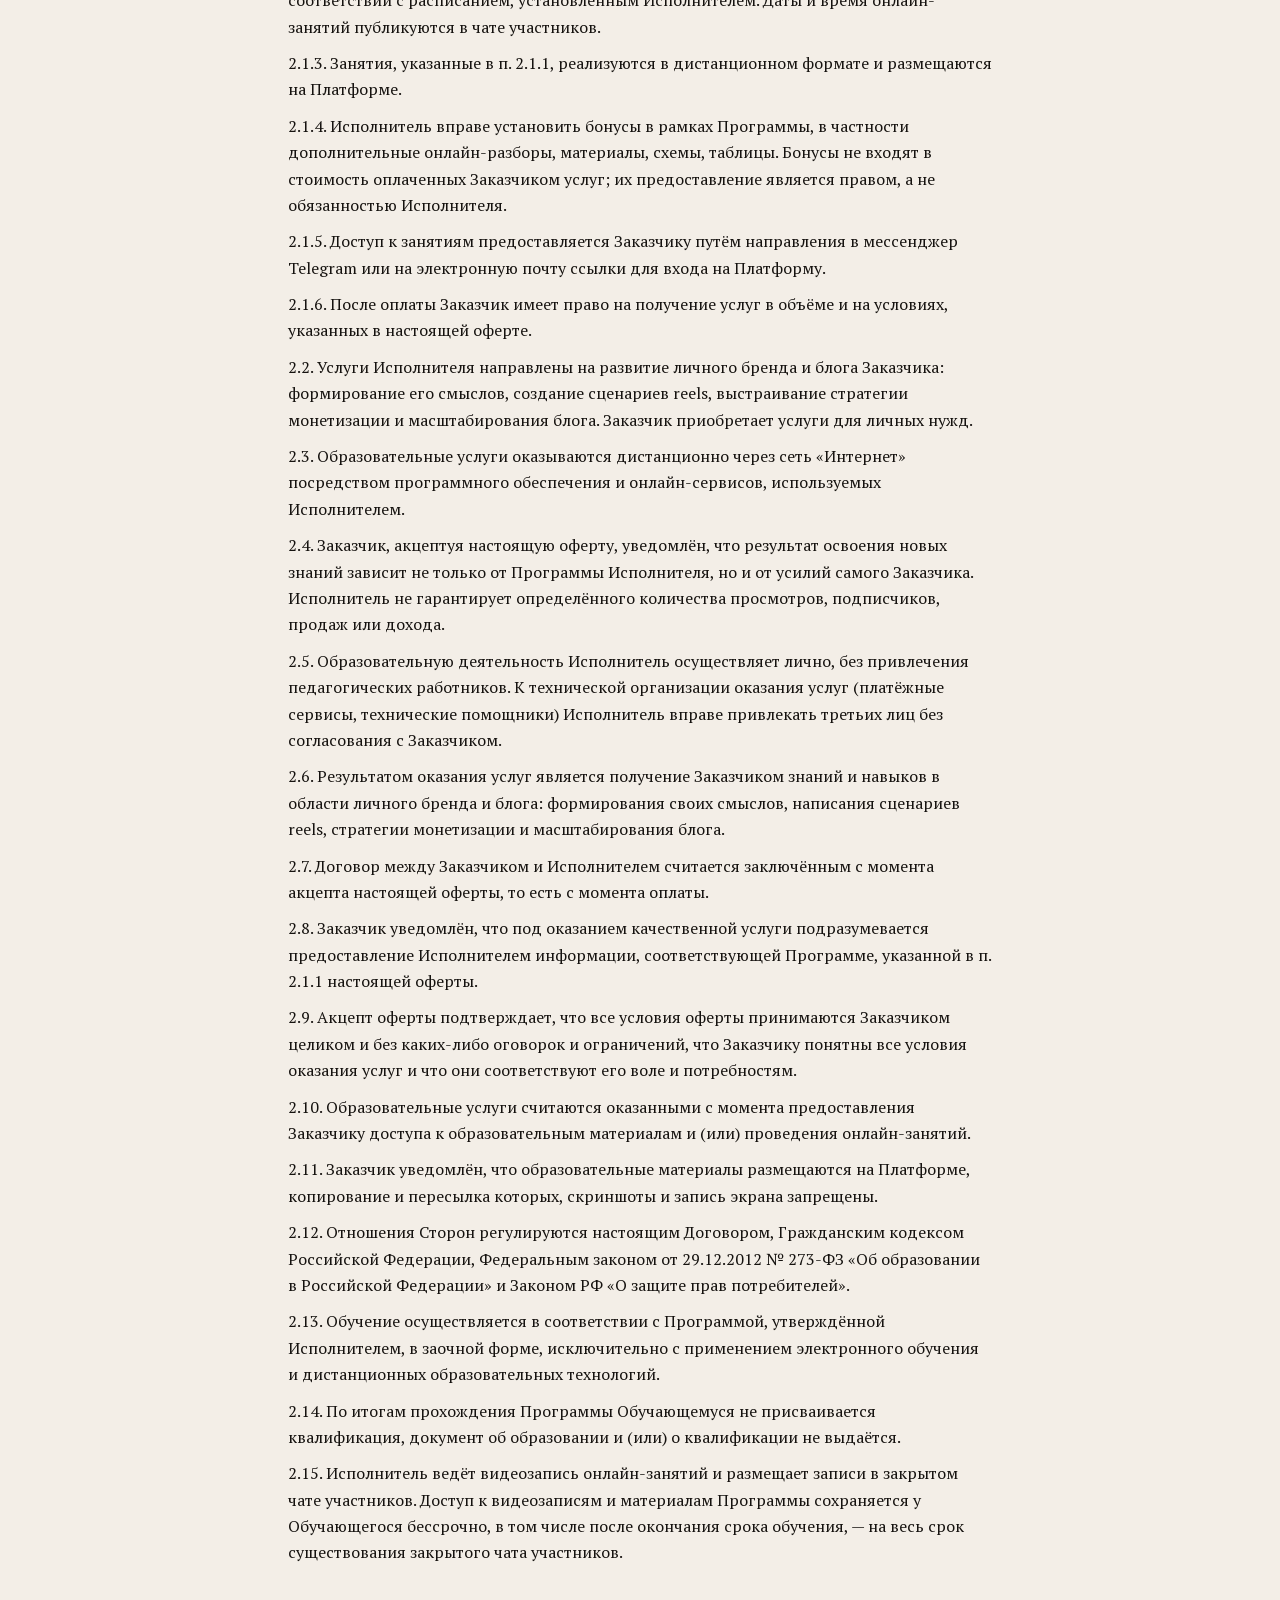
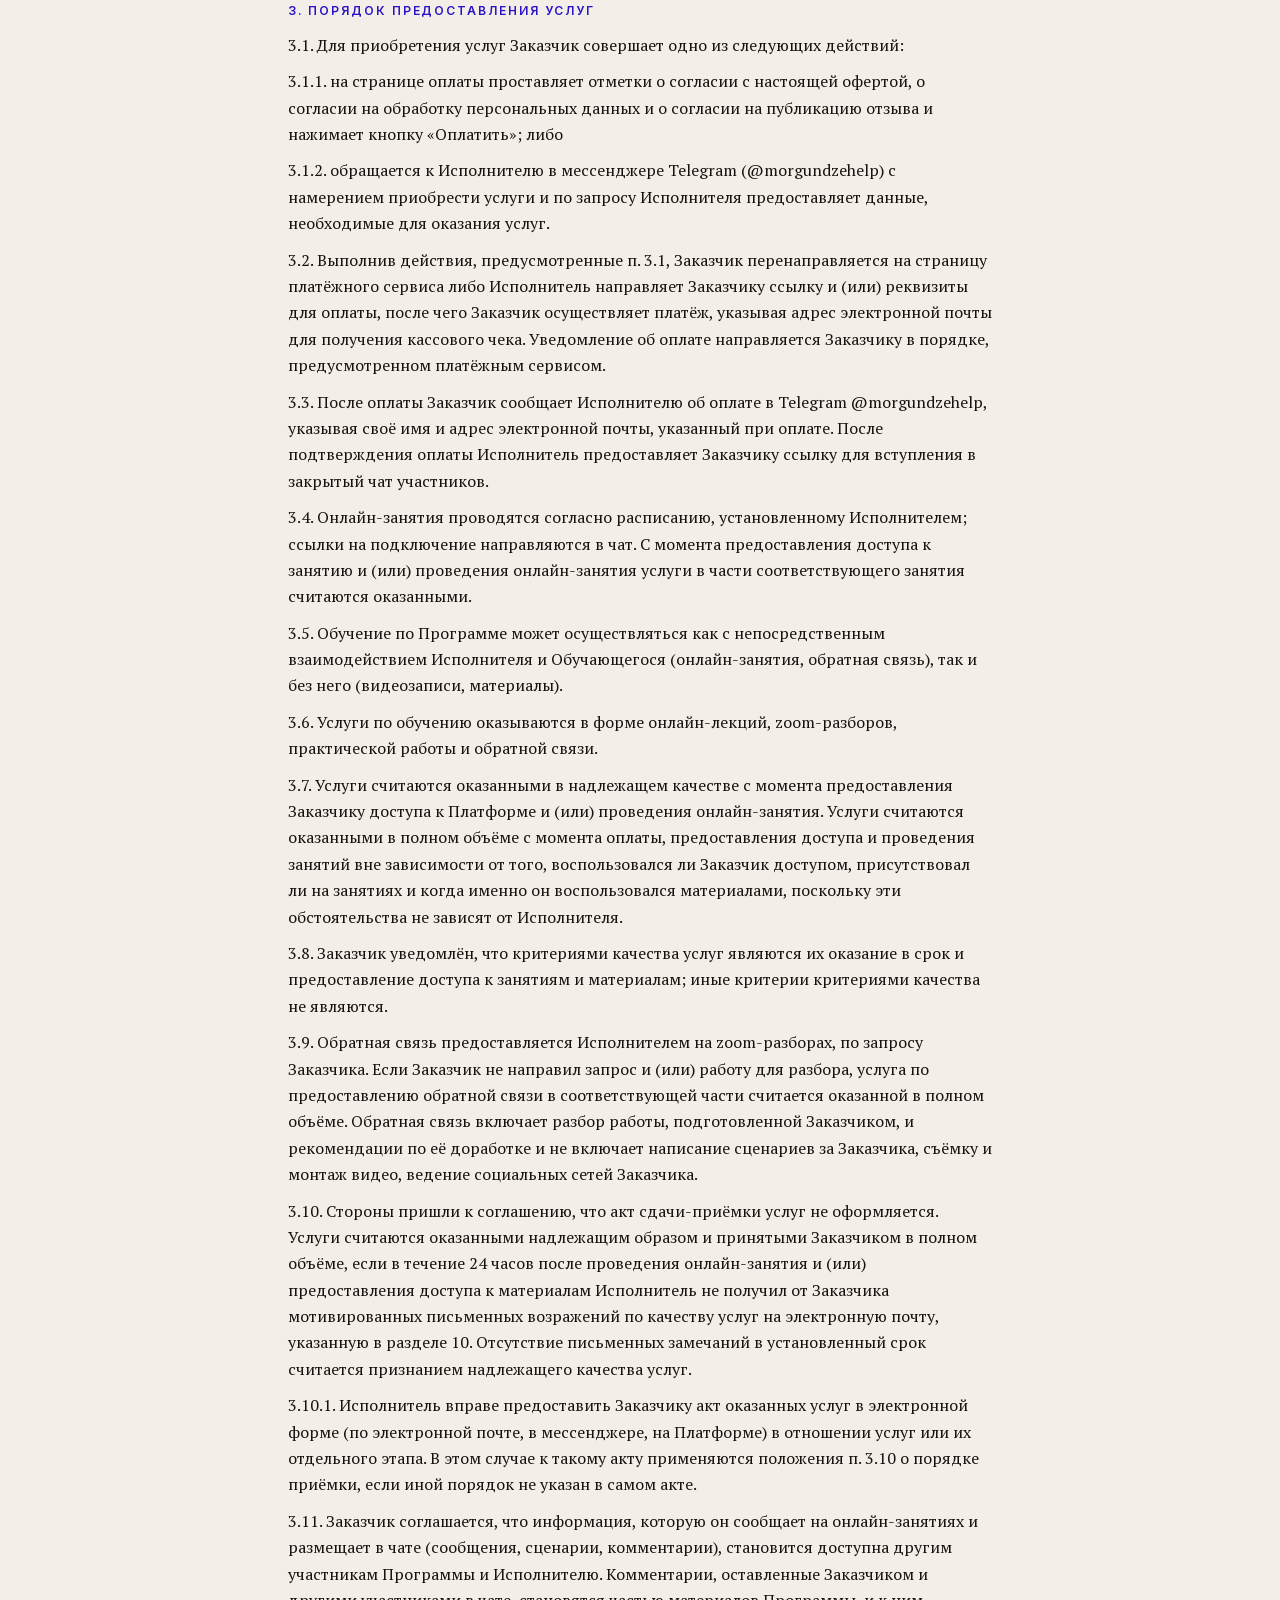
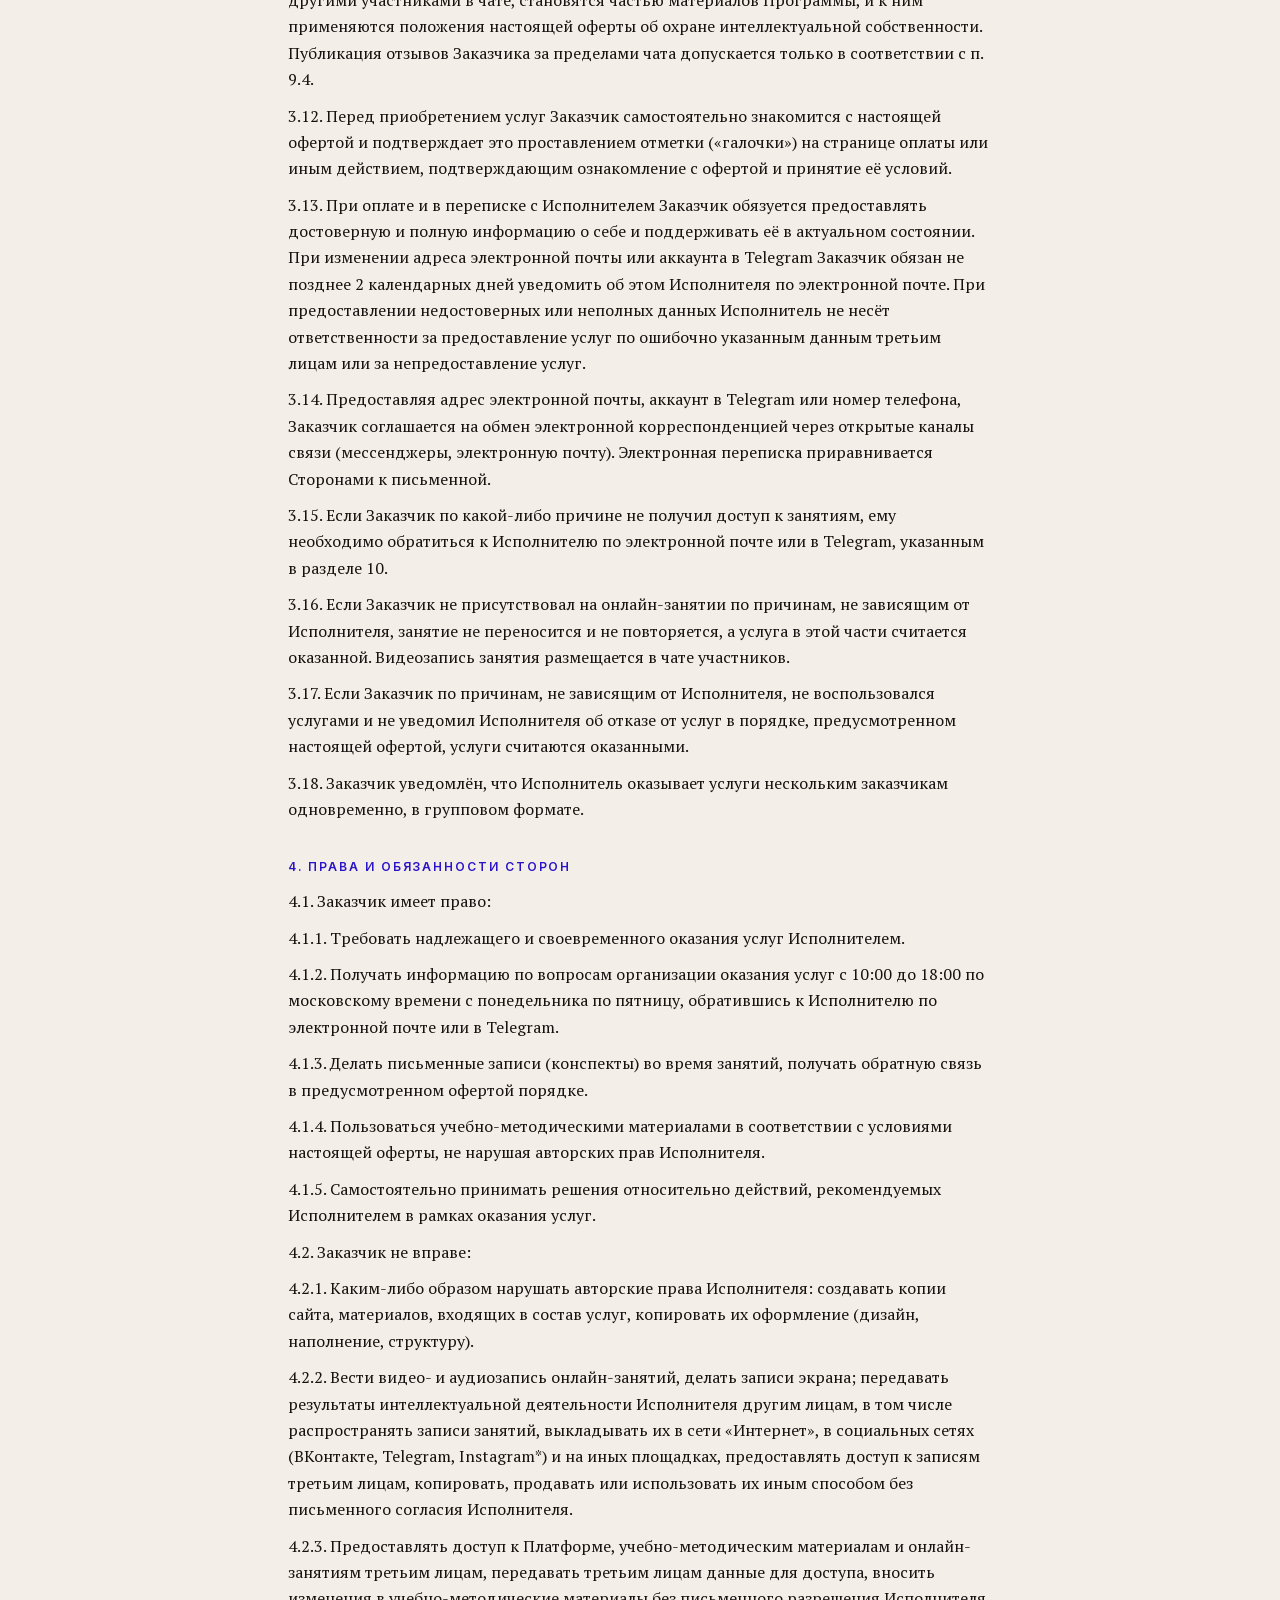
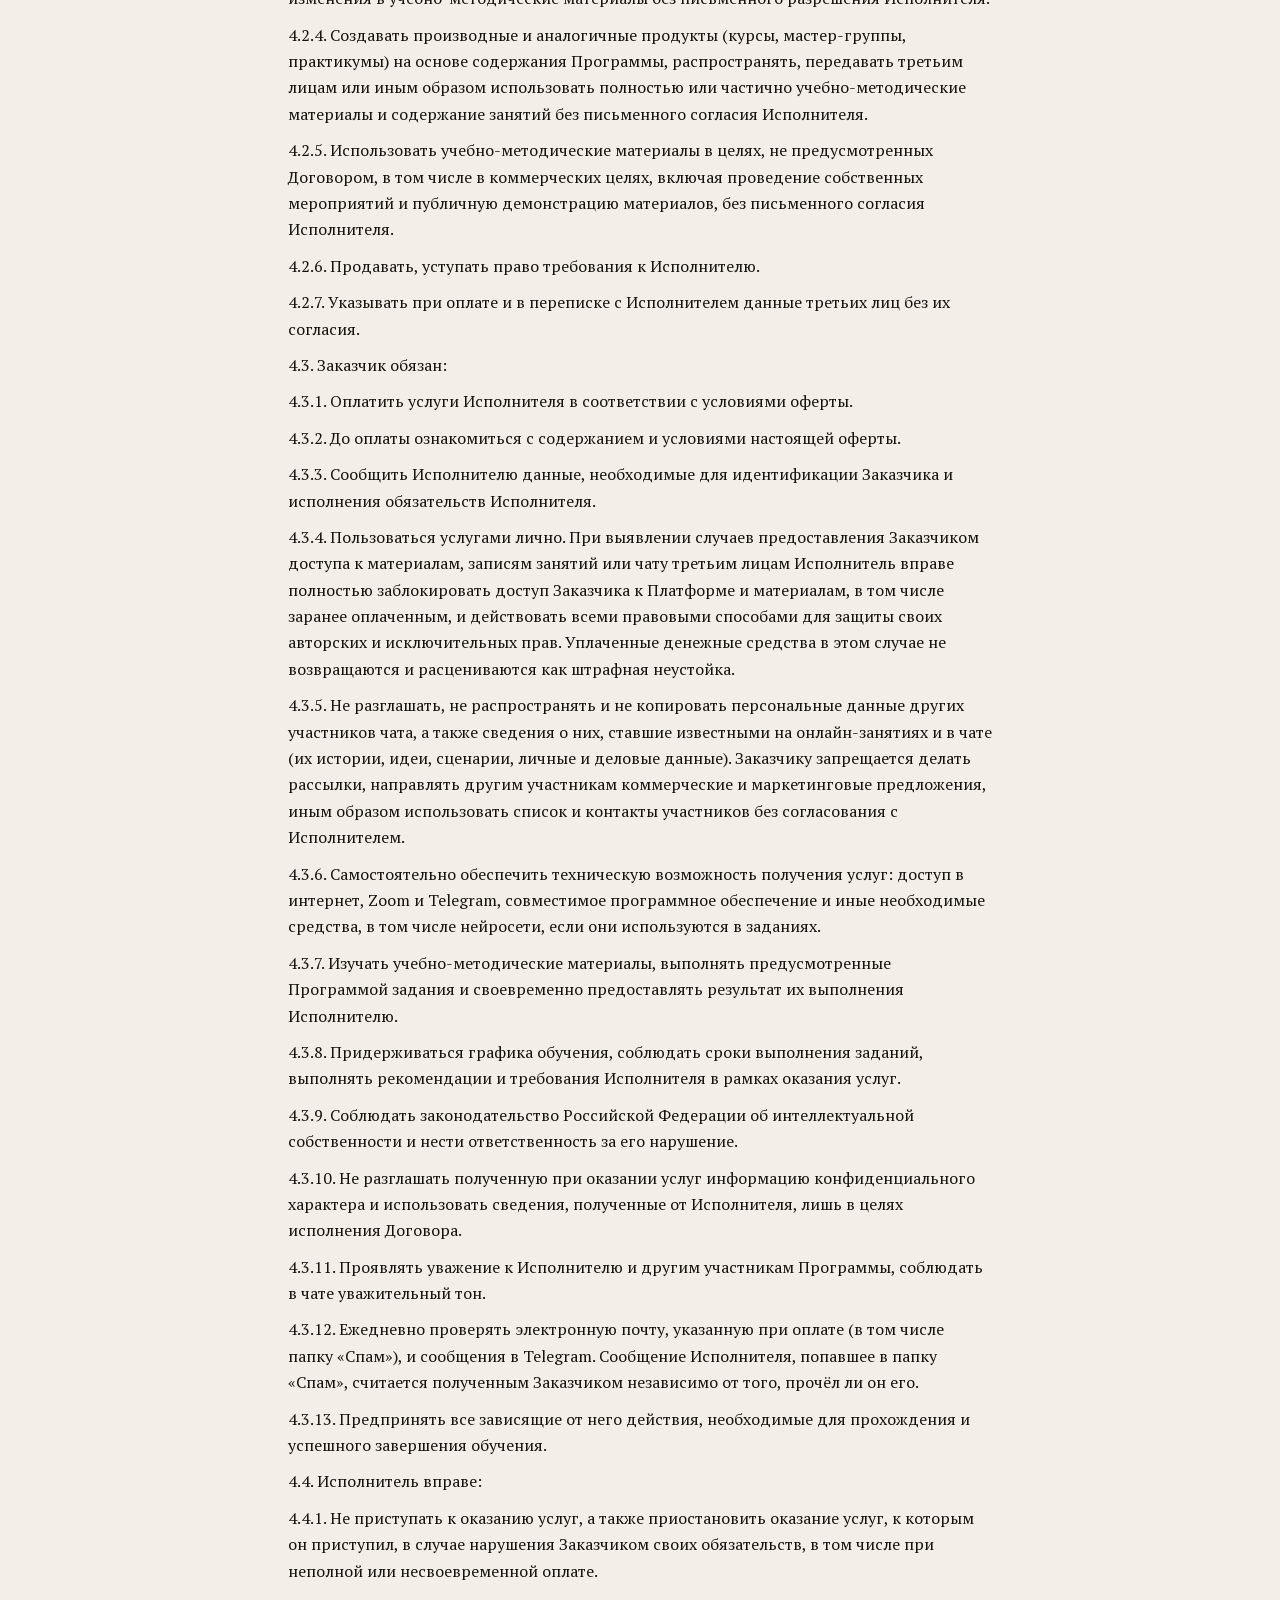
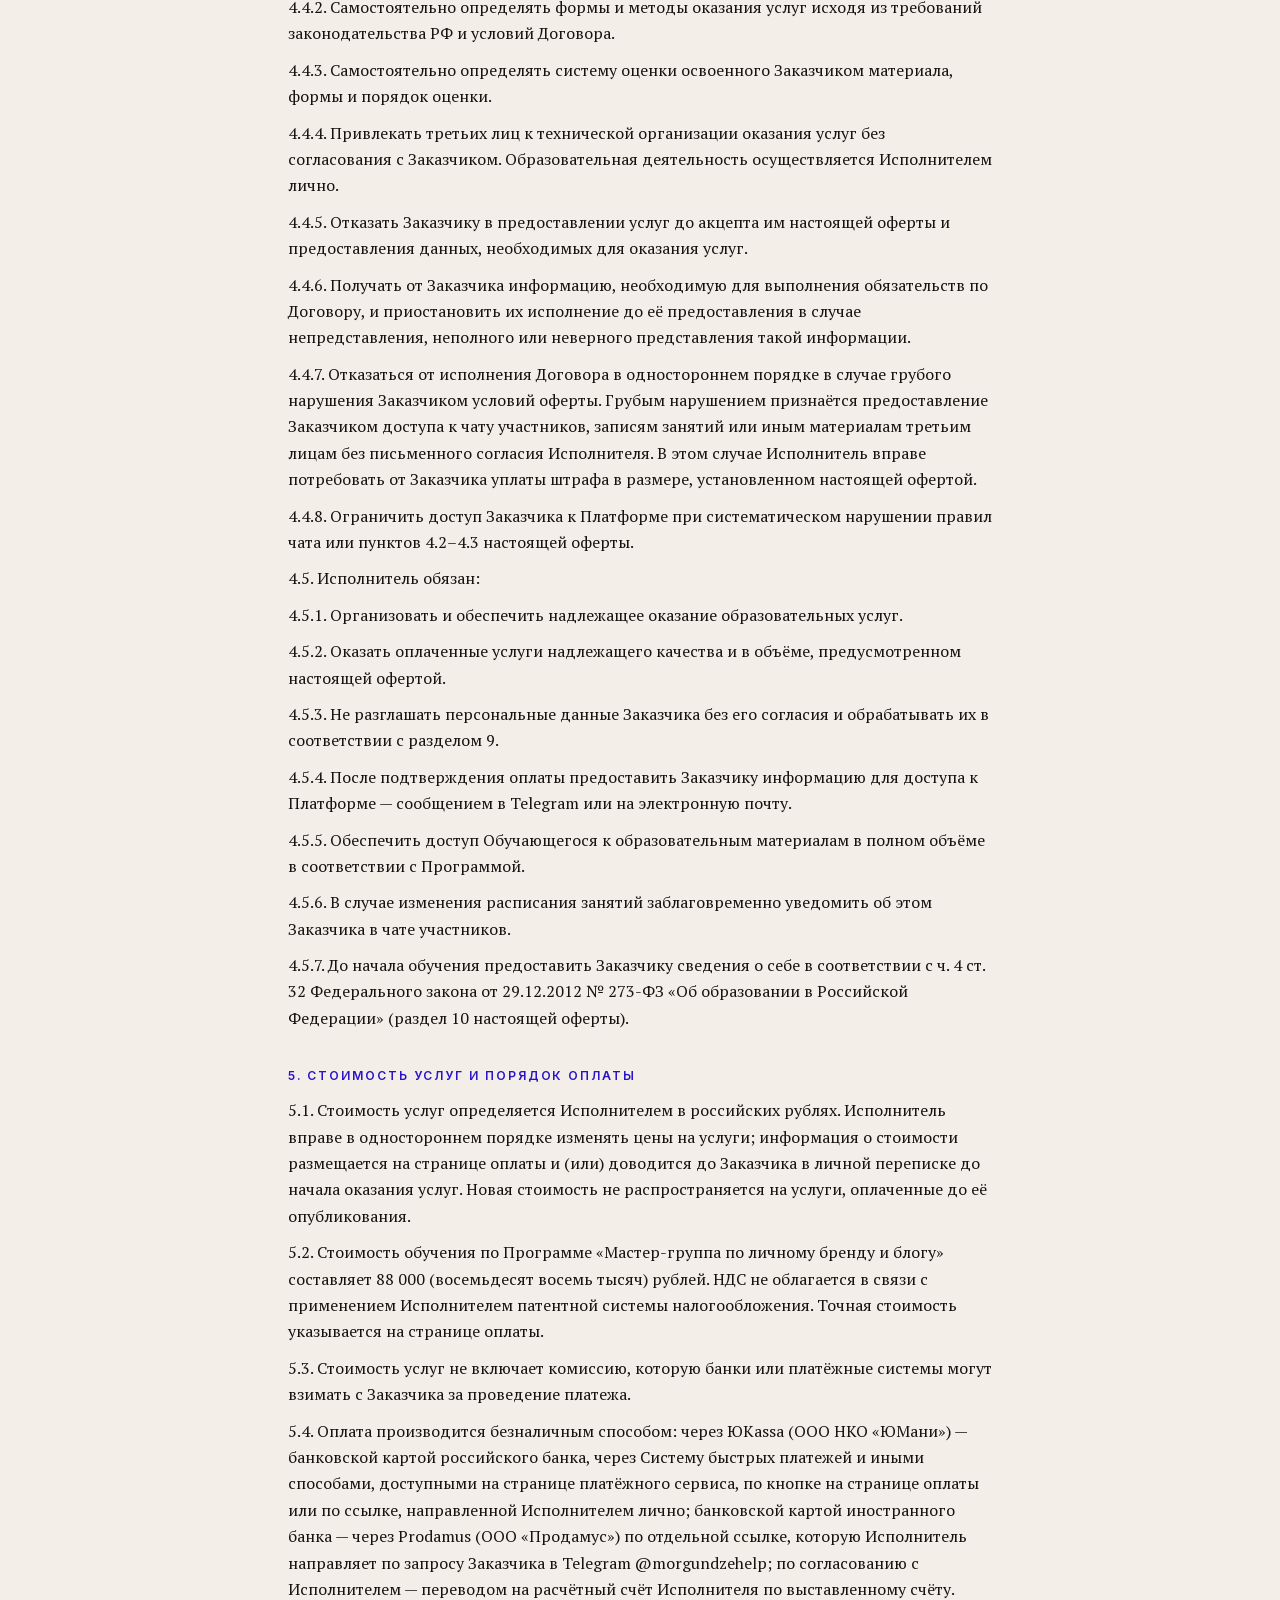
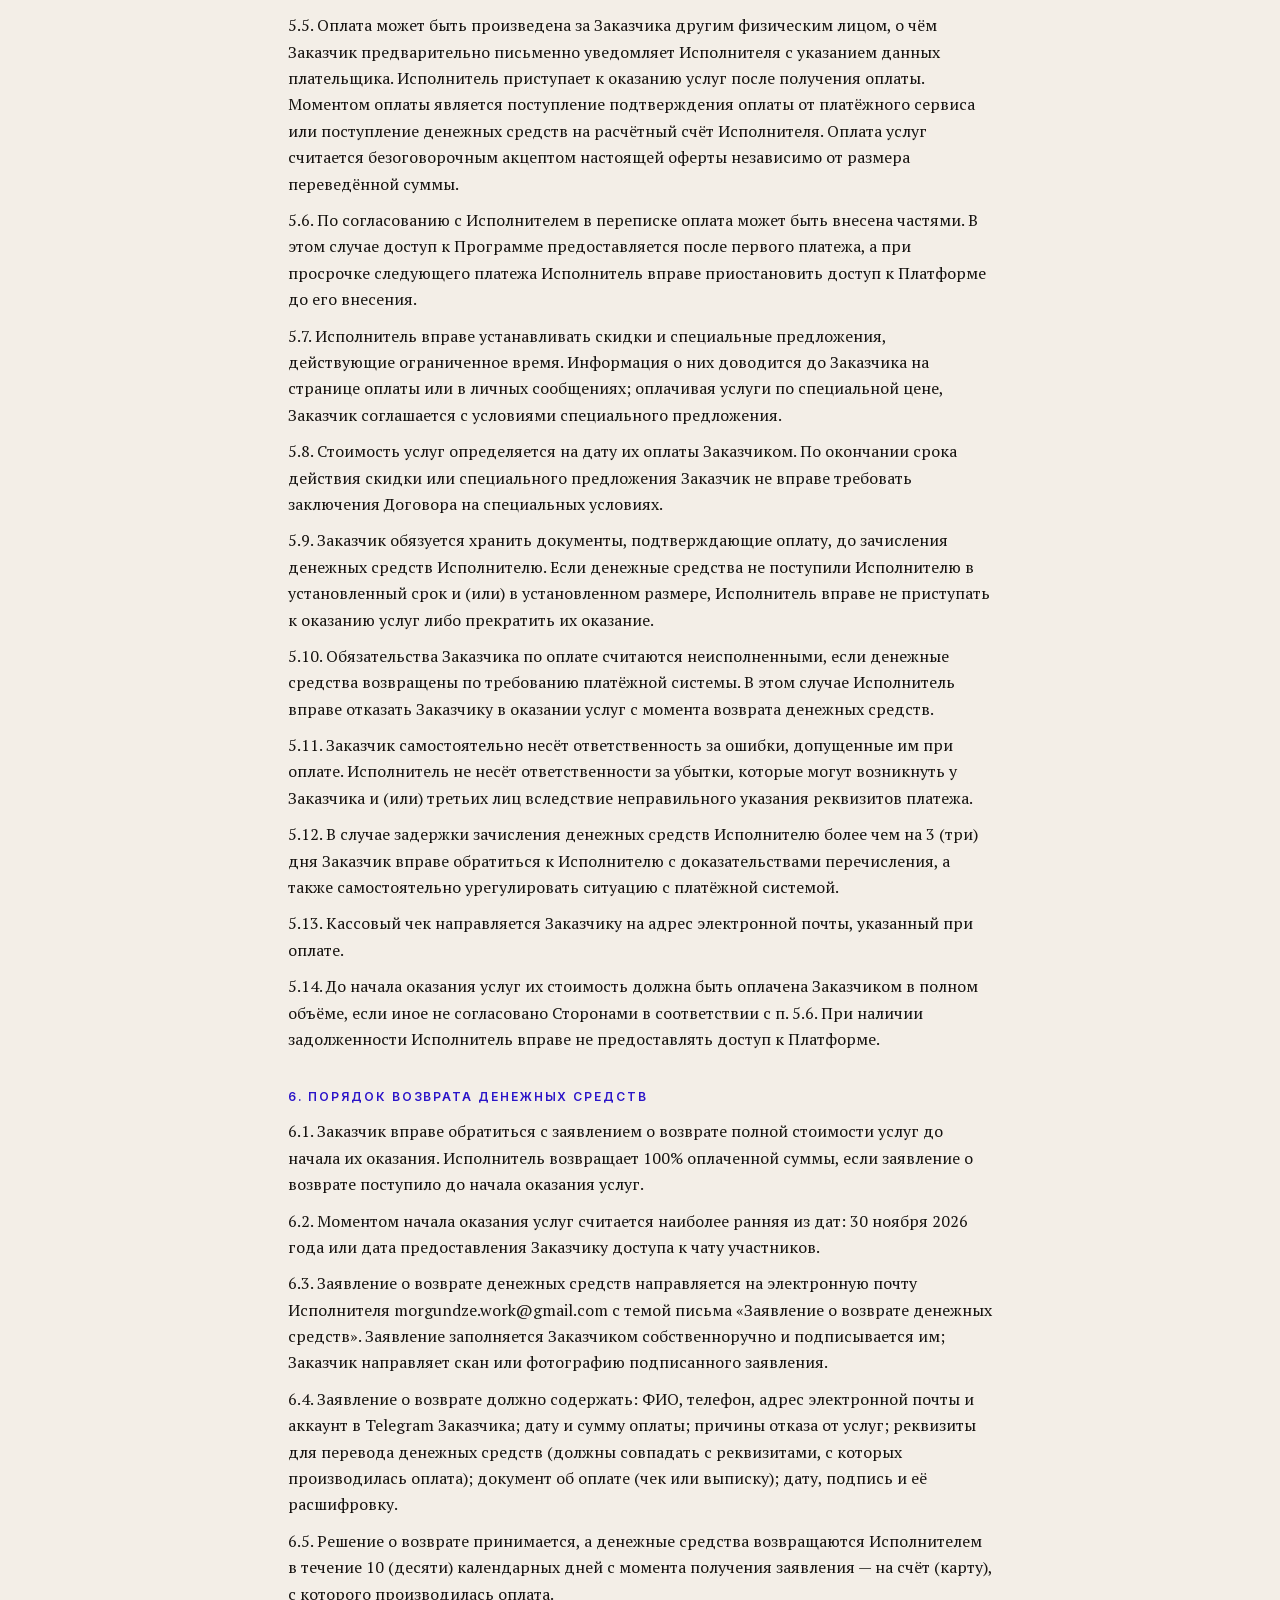
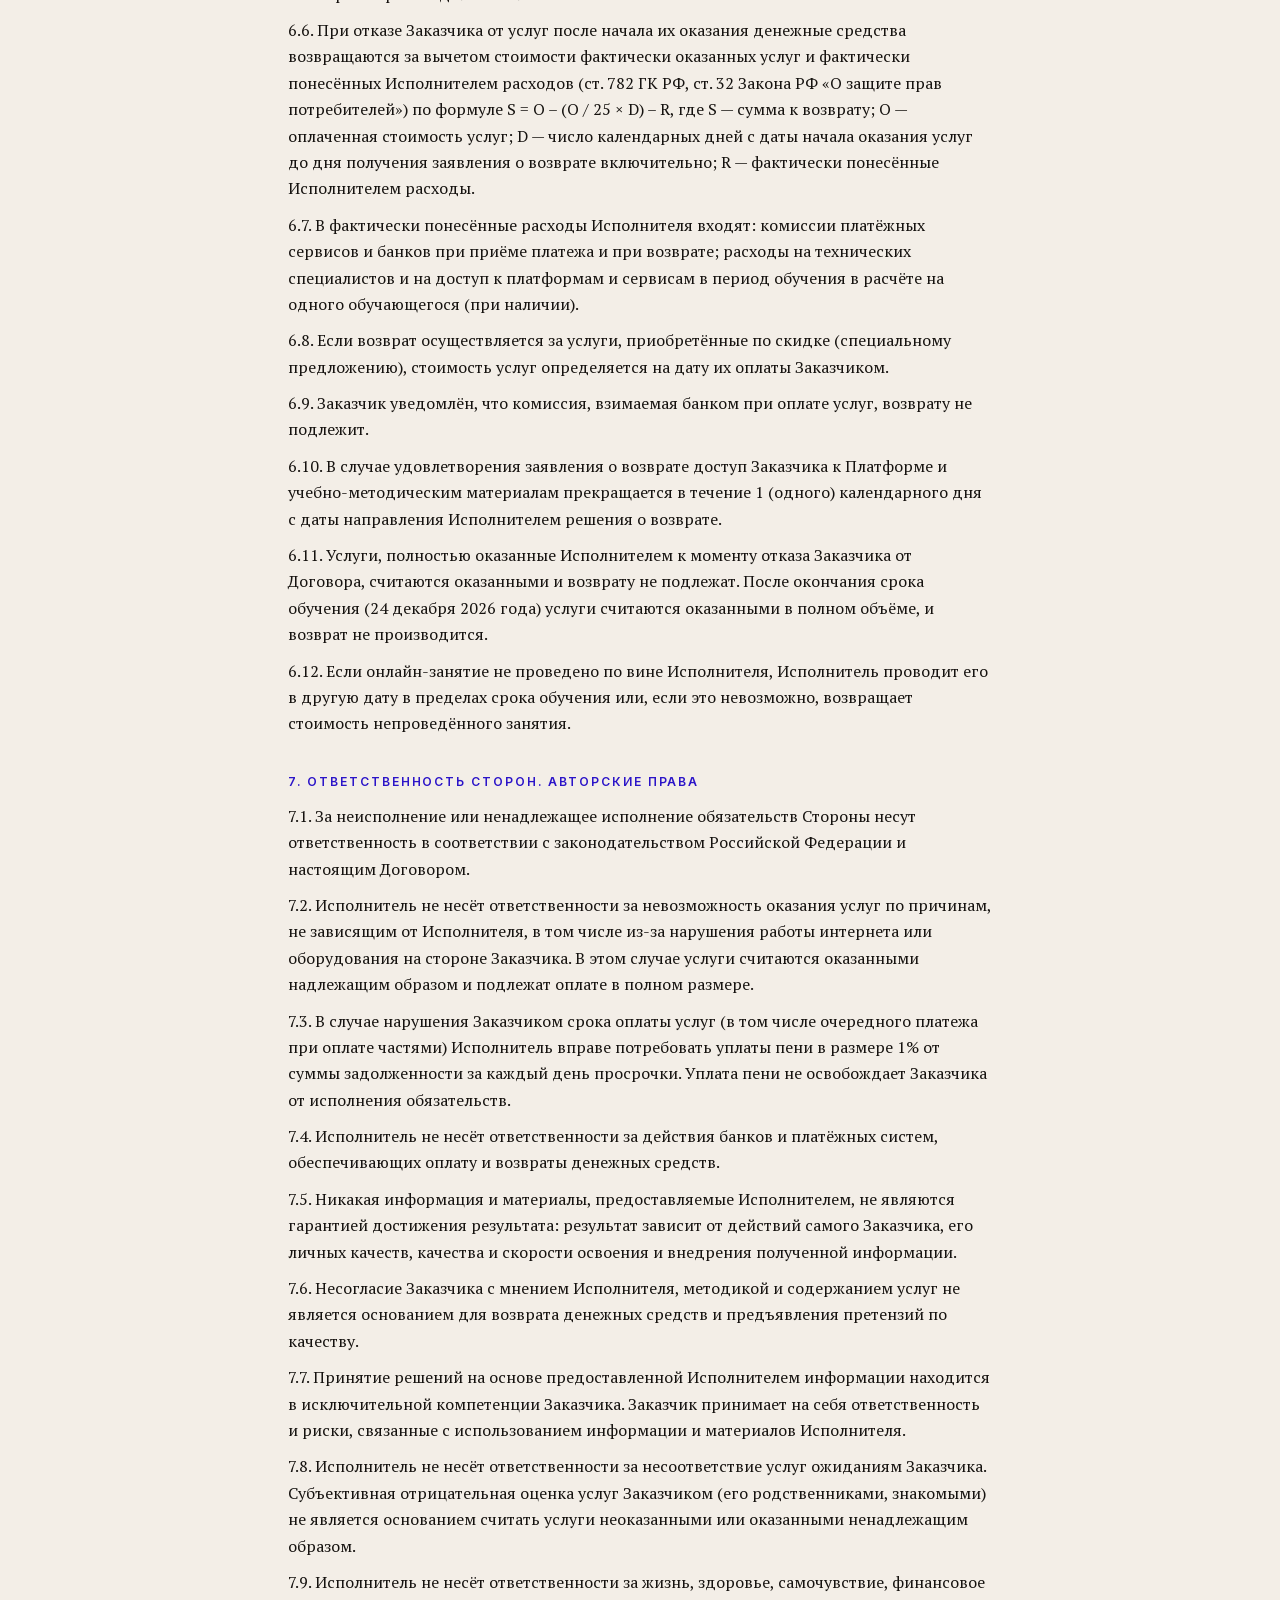
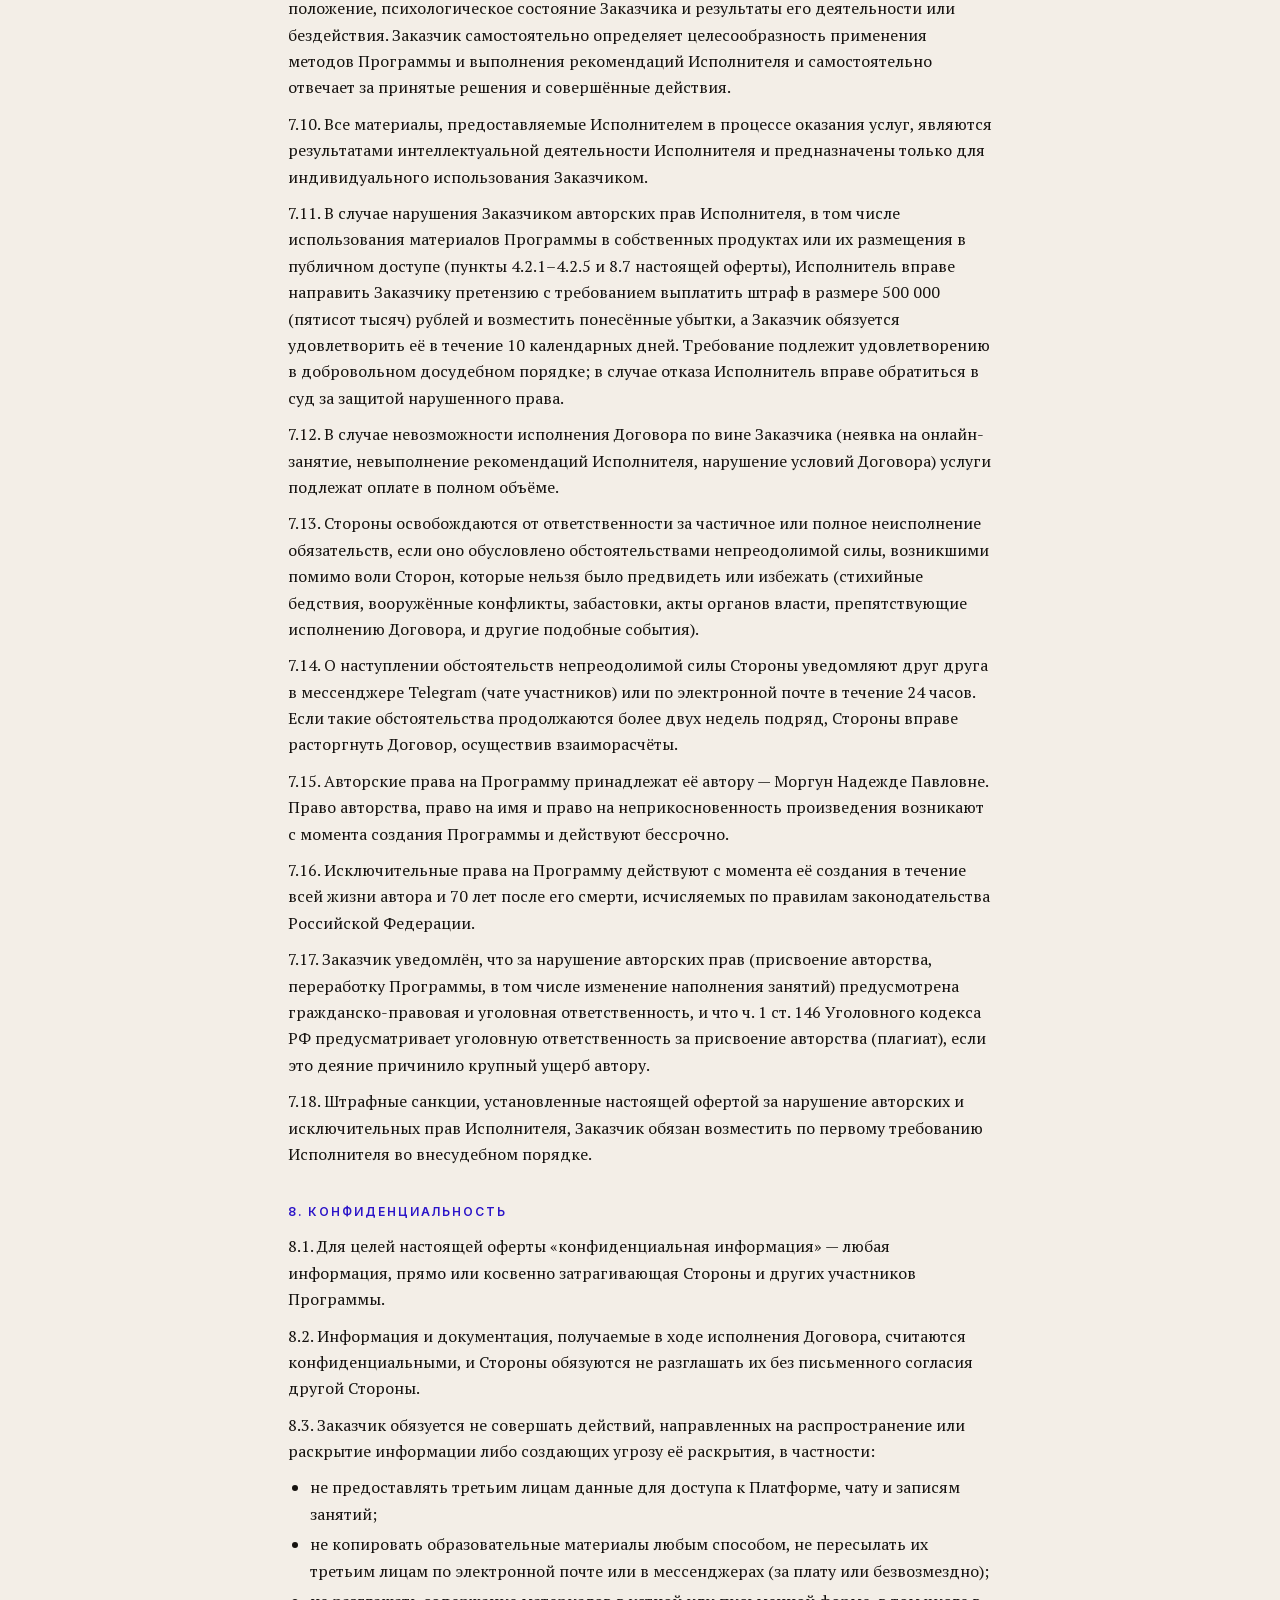
<file: master-group/oferta.html>
<!doctype html>
<html lang="ru">
<head>
<meta charset="utf-8">
<meta name="viewport" content="width=device-width, initial-scale=1, viewport-fit=cover">
<title>Публичная оферта — мастер-группа по личному бренду и блогу</title>
<meta name="robots" content="noindex">
<link rel="icon" href="icon.png">
<link rel="stylesheet" href="fonts/fonts.css">
<link rel="stylesheet" href="doc.css">
</head>
<body>
<header class="top"><div class="in"><a class="name" href="./">Надежда Моргун</a><a class="back" href="./">← к оплате</a></div></header>
<main>
<h1>Публичная оферта</h1>
<p class="sub">на заключение договора оказания платных образовательных услуг по программе «Мастер-группа по личному бренду и блогу»</p>
<p class="ed">г. Москва · редакция от 26 ноября 2026 года</p>

<p>Индивидуальный предприниматель Моргун Надежда Павловна, ОГРНИП 323774600679629, ИНН 500173390720, действующая на основании листа записи Единого государственного реестра индивидуальных предпринимателей, осуществляющая образовательную деятельность непосредственно, без привлечения педагогических работников (в соответствии с ч. 2 ст. 91 Федерального закона от 29.12.2012 № 273-ФЗ «Об образовании в Российской Федерации» индивидуальный предприниматель, осуществляющий образовательную деятельность непосредственно, лицензию на осуществление образовательной деятельности не получает), именуемая в дальнейшем «Исполнитель», путём размещения настоящей оферты на странице <a href="https://morgundze.github.io/master-group/">https://morgundze.github.io/master-group/</a> предлагает на изложенных далее условиях заключить договор оказания платных образовательных услуг (далее — Договор) по дополнительной общеобразовательной общеразвивающей программе «Мастер-группа по личному бренду и блогу» любому дееспособному физическому лицу, достигшему 18 лет и заинтересованному в получении услуг для личных нужд.</p>
<p>На основании п. 2 ст. 437 Гражданского кодекса Российской Федерации (далее — ГК РФ) настоящая оферта является публичной. В случае принятия изложенных ниже условий лицо, производящее акцепт оферты, становится Заказчиком; в соответствии с п. 3 ст. 438 ГК РФ акцепт оферты равносилен заключению Договора на изложенных в ней условиях.</p>
<p>Ознакомьтесь внимательно с содержанием настоящей оферты. Если вы не согласны с каким-либо её пунктом, Исполнитель предлагает вам отказаться от совершения действий, необходимых для акцепта. Совершая акцепт, Заказчик подтверждает, что в полном объёме ознакомлен и согласен с условиями настоящей оферты.</p>

<h2>1. Термины и определения</h2>
<p>1.1. Оферта — настоящее публичное предложение Исполнителя любому дееспособному физическому лицу, достигшему 18 лет, заключить Договор на получение платных образовательных услуг на условиях, содержащихся в настоящей оферте.</p>
<p>1.2. Акцепт оферты — полное и безоговорочное принятие Заказчиком условий настоящей оферты путём оплаты стоимости услуг. Перед оплатой Заказчик подтверждает ознакомление и согласие с офертой, проставляя отметку («галочку») в соответствующем поле на странице оплаты. Датой акцепта считается дата поступления денежных средств Исполнителю. С момента акцепта Договор в соответствии с п. 1 ст. 433 и п. 3 ст. 438 ГК РФ считается заключённым без подписания его Сторонами.</p>
<p>1.3. Исполнитель — индивидуальный предприниматель Моргун Надежда Павловна, ОГРНИП 323774600679629, ИНН 500173390720.</p>
<p>1.4. Заказчик (Обучающийся) — дееспособное физическое лицо, достигшее 18 лет, приобретающее услуги для личных нужд и осуществившее акцепт настоящей оферты. Настоящая оферта не адресована юридическим лицам и индивидуальным предпринимателям; обучение работников организаций по настоящей оферте не проводится.</p>
<p>1.5. Обучение, образовательные услуги — организованный Исполнителем процесс оказания комплекса услуг: предоставление Заказчику доступа к групповым дистанционным онлайн-занятиям (лекциям и zoom-разборам), их видеозаписям, практическим заданиям и предоставление обратной связи на zoom-разборах в соответствии с условиями настоящей оферты.</p>
<p>1.6. Программа — дополнительная общеобразовательная общеразвивающая программа «Мастер-группа по личному бренду и блогу»: совокупность объединённых одной темой онлайн-лекций, zoom-разборов и практической работы, проводимых в дистанционной форме (онлайн). Состав Программы приведён в Приложении № 1 к настоящей оферте.</p>
<p>1.7. Автор Программы — Моргун Надежда Павловна. Автор оставляет за собой право вносить в наполнение Программы изменения, существенно не изменяющие её содержание и структуру.</p>
<p>1.8. Раздаточный материал — разработанные Исполнителем результаты интеллектуальной деятельности: презентации, чек-листы, шпаргалки, схемы и другие материалы, предоставляемые Заказчику в процессе обучения. Предоставление раздаточных материалов является правом, а не обязанностью Исполнителя.</p>
<p>1.9. Платформа — закрытый чат участников Программы в мессенджере Telegram, в котором размещаются расписание и ссылки на онлайн-занятия, материалы и видеозаписи, а также платформа Zoom, используемая для проведения онлайн-занятий, и иные платформы, используемые Исполнителем. Наименование платформы устанавливается Исполнителем.</p>
<p>1.10. Чат — закрытое сообщество участников Программы в мессенджере Telegram, предназначенное для размещения расписания, ссылок на онлайн-занятия, материалов и видеозаписей, а также для обмена сообщениями между Заказчиками и Исполнителем.</p>
<p>1.11. Обратная связь — составная часть обучения: комментарии и рекомендации Исполнителя по работе Заказчика, предоставляемые на zoom-разборах.</p>
<p>1.12. Дополнительные услуги (бонусы) — услуги Исполнителя, оказываемые Заказчику во время обучения и не включённые в основной объём услуг.</p>
<p>1.13. Персональные данные — любая информация, относящаяся к Заказчику, в соответствии с Федеральным законом от 27.07.2006 № 152-ФЗ «О персональных данных», полученная Исполнителем в рамках оказания услуг.</p>
<p>1.14. Услуги — платные образовательные услуги Исполнителя по реализации Программы.</p>
<p>1.15. Учебно-методические материалы — результаты интеллектуальной деятельности Исполнителя, предоставляемые Заказчику в рамках Программы: практические задания, содержание онлайн-лекций и zoom-разборов, демонстрируемые на них презентации, видеозаписи, схемы, разборы и иные материалы, размещаемые на Платформе.</p>
<p>1.16. Страница оплаты — страница Исполнителя в сети «Интернет» по адресу https://morgundze.github.io/master-group/, на которой размещены настоящая оферта, документы об обработке персональных данных и кнопка перехода к оплате.</p>

<h2>2. Предмет оферты</h2>
<p>2.1. Исполнитель принимает на себя обязательство оказать Заказчику (Обучающемуся) платные образовательные услуги по Программе «Мастер-группа по личному бренду и блогу», а Заказчик обязуется принять и оплатить эти услуги.</p>
<p>2.1.1. Образовательные услуги Исполнителя включают:</p>
<ul>
<li><b>Неделя 1.</b> Лекция «Личный бренд и формирование смыслов». Zoom-разборы.</li>
<li><b>Неделя 2.</b> Лекция «Как писать сценарии reels». Zoom-разборы.</li>
<li><b>Неделя 3.</b> Лекция «Стратегия монетизации и масштабирования блога». Zoom-разборы.</li>
</ul>
<p>«Zoom-разборы» — интерактивные разборы в формате вопрос-ответ по проделанной работе в рамках модуля (недели), проводимые Исполнителем лично на платформе Zoom.</p>
<p>Программа включает онлайн-лекции и zoom-разборы на платформе Zoom, их видеозаписи, общий чат участников в мессенджере Telegram, задания и обратную связь на zoom-разборах.</p>
<p>Форма обучения: заочная, с применением электронного обучения и дистанционных образовательных технологий.</p>
<p>Срок обучения: 25 календарных дней — с 30 ноября по 24 декабря 2026 года включительно.</p>
<p>2.1.2. Срок обучения исчисляется с даты старта Программы, установленной Исполнителем. Доступ к онлайн-занятиям и материалам Программы предоставляется в соответствии с расписанием, установленным Исполнителем. Даты и время онлайн-занятий публикуются в чате участников.</p>
<p>2.1.3. Занятия, указанные в п. 2.1.1, реализуются в дистанционном формате и размещаются на Платформе.</p>
<p>2.1.4. Исполнитель вправе установить бонусы в рамках Программы, в частности дополнительные онлайн-разборы, материалы, схемы, таблицы. Бонусы не входят в стоимость оплаченных Заказчиком услуг; их предоставление является правом, а не обязанностью Исполнителя.</p>
<p>2.1.5. Доступ к занятиям предоставляется Заказчику путём направления в мессенджер Telegram или на электронную почту ссылки для входа на Платформу.</p>
<p>2.1.6. После оплаты Заказчик имеет право на получение услуг в объёме и на условиях, указанных в настоящей оферте.</p>
<p>2.2. Услуги Исполнителя направлены на развитие личного бренда и блога Заказчика: формирование его смыслов, создание сценариев reels, выстраивание стратегии монетизации и масштабирования блога. Заказчик приобретает услуги для личных нужд.</p>
<p>2.3. Образовательные услуги оказываются дистанционно через сеть «Интернет» посредством программного обеспечения и онлайн-сервисов, используемых Исполнителем.</p>
<p>2.4. Заказчик, акцептуя настоящую оферту, уведомлён, что результат освоения новых знаний зависит не только от Программы Исполнителя, но и от усилий самого Заказчика. Исполнитель не гарантирует определённого количества просмотров, подписчиков, продаж или дохода.</p>
<p>2.5. Образовательную деятельность Исполнитель осуществляет лично, без привлечения педагогических работников. К технической организации оказания услуг (платёжные сервисы, технические помощники) Исполнитель вправе привлекать третьих лиц без согласования с Заказчиком.</p>
<p>2.6. Результатом оказания услуг является получение Заказчиком знаний и навыков в области личного бренда и блога: формирования своих смыслов, написания сценариев reels, стратегии монетизации и масштабирования блога.</p>
<p>2.7. Договор между Заказчиком и Исполнителем считается заключённым с момента акцепта настоящей оферты, то есть с момента оплаты.</p>
<p>2.8. Заказчик уведомлён, что под оказанием качественной услуги подразумевается предоставление Исполнителем информации, соответствующей Программе, указанной в п. 2.1.1 настоящей оферты.</p>
<p>2.9. Акцепт оферты подтверждает, что все условия оферты принимаются Заказчиком целиком и без каких-либо оговорок и ограничений, что Заказчику понятны все условия оказания услуг и что они соответствуют его воле и потребностям.</p>
<p>2.10. Образовательные услуги считаются оказанными с момента предоставления Заказчику доступа к образовательным материалам и (или) проведения онлайн-занятий.</p>
<p>2.11. Заказчик уведомлён, что образовательные материалы размещаются на Платформе, копирование и пересылка которых, скриншоты и запись экрана запрещены.</p>
<p>2.12. Отношения Сторон регулируются настоящим Договором, Гражданским кодексом Российской Федерации, Федеральным законом от 29.12.2012 № 273-ФЗ «Об образовании в Российской Федерации» и Законом РФ «О защите прав потребителей».</p>
<p>2.13. Обучение осуществляется в соответствии с Программой, утверждённой Исполнителем, в заочной форме, исключительно с применением электронного обучения и дистанционных образовательных технологий.</p>
<p>2.14. По итогам прохождения Программы Обучающемуся не присваивается квалификация, документ об образовании и (или) о квалификации не выдаётся.</p>
<p>2.15. Исполнитель ведёт видеозапись онлайн-занятий и размещает записи в закрытом чате участников. Доступ к видеозаписям и материалам Программы сохраняется у Обучающегося бессрочно, в том числе после окончания срока обучения, — на весь срок существования закрытого чата участников.</p>

<h2>3. Порядок предоставления услуг</h2>
<p>3.1. Для приобретения услуг Заказчик совершает одно из следующих действий:</p>
<p>3.1.1. на странице оплаты проставляет отметки о согласии с настоящей офертой, о согласии на обработку персональных данных и о согласии на публикацию отзыва и нажимает кнопку «Оплатить»; либо</p>
<p>3.1.2. обращается к Исполнителю в мессенджере Telegram (@morgundzehelp) с намерением приобрести услуги и по запросу Исполнителя предоставляет данные, необходимые для оказания услуг.</p>
<p>3.2. Выполнив действия, предусмотренные п. 3.1, Заказчик перенаправляется на страницу платёжного сервиса либо Исполнитель направляет Заказчику ссылку и (или) реквизиты для оплаты, после чего Заказчик осуществляет платёж, указывая адрес электронной почты для получения кассового чека. Уведомление об оплате направляется Заказчику в порядке, предусмотренном платёжным сервисом.</p>
<p>3.3. После оплаты Заказчик сообщает Исполнителю об оплате в Telegram @morgundzehelp, указывая своё имя и адрес электронной почты, указанный при оплате. После подтверждения оплаты Исполнитель предоставляет Заказчику ссылку для вступления в закрытый чат участников.</p>
<p>3.4. Онлайн-занятия проводятся согласно расписанию, установленному Исполнителем; ссылки на подключение направляются в чат. С момента предоставления доступа к занятию и (или) проведения онлайн-занятия услуги в части соответствующего занятия считаются оказанными.</p>
<p>3.5. Обучение по Программе может осуществляться как с непосредственным взаимодействием Исполнителя и Обучающегося (онлайн-занятия, обратная связь), так и без него (видеозаписи, материалы).</p>
<p>3.6. Услуги по обучению оказываются в форме онлайн-лекций, zoom-разборов, практической работы и обратной связи.</p>
<p>3.7. Услуги считаются оказанными в надлежащем качестве с момента предоставления Заказчику доступа к Платформе и (или) проведения онлайн-занятия. Услуги считаются оказанными в полном объёме с момента оплаты, предоставления доступа и проведения занятий вне зависимости от того, воспользовался ли Заказчик доступом, присутствовал ли на занятиях и когда именно он воспользовался материалами, поскольку эти обстоятельства не зависят от Исполнителя.</p>
<p>3.8. Заказчик уведомлён, что критериями качества услуг являются их оказание в срок и предоставление доступа к занятиям и материалам; иные критерии критериями качества не являются.</p>
<p>3.9. Обратная связь предоставляется Исполнителем на zoom-разборах, по запросу Заказчика. Если Заказчик не направил запрос и (или) работу для разбора, услуга по предоставлению обратной связи в соответствующей части считается оказанной в полном объёме. Обратная связь включает разбор работы, подготовленной Заказчиком, и рекомендации по её доработке и не включает написание сценариев за Заказчика, съёмку и монтаж видео, ведение социальных сетей Заказчика.</p>
<p>3.10. Стороны пришли к соглашению, что акт сдачи-приёмки услуг не оформляется. Услуги считаются оказанными надлежащим образом и принятыми Заказчиком в полном объёме, если в течение 24 часов после проведения онлайн-занятия и (или) предоставления доступа к материалам Исполнитель не получил от Заказчика мотивированных письменных возражений по качеству услуг на электронную почту, указанную в разделе 10. Отсутствие письменных замечаний в установленный срок считается признанием надлежащего качества услуг.</p>
<p>3.10.1. Исполнитель вправе предоставить Заказчику акт оказанных услуг в электронной форме (по электронной почте, в мессенджере, на Платформе) в отношении услуг или их отдельного этапа. В этом случае к такому акту применяются положения п. 3.10 о порядке приёмки, если иной порядок не указан в самом акте.</p>
<p>3.11. Заказчик соглашается, что информация, которую он сообщает на онлайн-занятиях и размещает в чате (сообщения, сценарии, комментарии), становится доступна другим участникам Программы и Исполнителю. Комментарии, оставленные Заказчиком и другими участниками в чате, становятся частью материалов Программы, и к ним применяются положения настоящей оферты об охране интеллектуальной собственности. Публикация отзывов Заказчика за пределами чата допускается только в соответствии с п. 9.4.</p>
<p>3.12. Перед приобретением услуг Заказчик самостоятельно знакомится с настоящей офертой и подтверждает это проставлением отметки («галочки») на странице оплаты или иным действием, подтверждающим ознакомление с офертой и принятие её условий.</p>
<p>3.13. При оплате и в переписке с Исполнителем Заказчик обязуется предоставлять достоверную и полную информацию о себе и поддерживать её в актуальном состоянии. При изменении адреса электронной почты или аккаунта в Telegram Заказчик обязан не позднее 2 календарных дней уведомить об этом Исполнителя по электронной почте. При предоставлении недостоверных или неполных данных Исполнитель не несёт ответственности за предоставление услуг по ошибочно указанным данным третьим лицам или за непредоставление услуг.</p>
<p>3.14. Предоставляя адрес электронной почты, аккаунт в Telegram или номер телефона, Заказчик соглашается на обмен электронной корреспонденцией через открытые каналы связи (мессенджеры, электронную почту). Электронная переписка приравнивается Сторонами к письменной.</p>
<p>3.15. Если Заказчик по какой-либо причине не получил доступ к занятиям, ему необходимо обратиться к Исполнителю по электронной почте или в Telegram, указанным в разделе 10.</p>
<p>3.16. Если Заказчик не присутствовал на онлайн-занятии по причинам, не зависящим от Исполнителя, занятие не переносится и не повторяется, а услуга в этой части считается оказанной. Видеозапись занятия размещается в чате участников.</p>
<p>3.17. Если Заказчик по причинам, не зависящим от Исполнителя, не воспользовался услугами и не уведомил Исполнителя об отказе от услуг в порядке, предусмотренном настоящей офертой, услуги считаются оказанными.</p>
<p>3.18. Заказчик уведомлён, что Исполнитель оказывает услуги нескольким заказчикам одновременно, в групповом формате.</p>

<h2>4. Права и обязанности сторон</h2>
<p>4.1. Заказчик имеет право:</p>
<p>4.1.1. Требовать надлежащего и своевременного оказания услуг Исполнителем.</p>
<p>4.1.2. Получать информацию по вопросам организации оказания услуг с 10:00 до 18:00 по московскому времени с понедельника по пятницу, обратившись к Исполнителю по электронной почте или в Telegram.</p>
<p>4.1.3. Делать письменные записи (конспекты) во время занятий, получать обратную связь в предусмотренном офертой порядке.</p>
<p>4.1.4. Пользоваться учебно-методическими материалами в соответствии с условиями настоящей оферты, не нарушая авторских прав Исполнителя.</p>
<p>4.1.5. Самостоятельно принимать решения относительно действий, рекомендуемых Исполнителем в рамках оказания услуг.</p>
<p>4.2. Заказчик не вправе:</p>
<p>4.2.1. Каким-либо образом нарушать авторские права Исполнителя: создавать копии сайта, материалов, входящих в состав услуг, копировать их оформление (дизайн, наполнение, структуру).</p>
<p>4.2.2. Вести видео- и аудиозапись онлайн-занятий, делать записи экрана; передавать результаты интеллектуальной деятельности Исполнителя другим лицам, в том числе распространять записи занятий, выкладывать их в сети «Интернет», в социальных сетях (ВКонтакте, Telegram, Instagram*) и на иных площадках, предоставлять доступ к записям третьим лицам, копировать, продавать или использовать их иным способом без письменного согласия Исполнителя.</p>
<p>4.2.3. Предоставлять доступ к Платформе, учебно-методическим материалам и онлайн-занятиям третьим лицам, передавать третьим лицам данные для доступа, вносить изменения в учебно-методические материалы без письменного разрешения Исполнителя.</p>
<p>4.2.4. Создавать производные и аналогичные продукты (курсы, мастер-группы, практикумы) на основе содержания Программы, распространять, передавать третьим лицам или иным образом использовать полностью или частично учебно-методические материалы и содержание занятий без письменного согласия Исполнителя.</p>
<p>4.2.5. Использовать учебно-методические материалы в целях, не предусмотренных Договором, в том числе в коммерческих целях, включая проведение собственных мероприятий и публичную демонстрацию материалов, без письменного согласия Исполнителя.</p>
<p>4.2.6. Продавать, уступать право требования к Исполнителю.</p>
<p>4.2.7. Указывать при оплате и в переписке с Исполнителем данные третьих лиц без их согласия.</p>
<p>4.3. Заказчик обязан:</p>
<p>4.3.1. Оплатить услуги Исполнителя в соответствии с условиями оферты.</p>
<p>4.3.2. До оплаты ознакомиться с содержанием и условиями настоящей оферты.</p>
<p>4.3.3. Сообщить Исполнителю данные, необходимые для идентификации Заказчика и исполнения обязательств Исполнителя.</p>
<p>4.3.4. Пользоваться услугами лично. При выявлении случаев предоставления Заказчиком доступа к материалам, записям занятий или чату третьим лицам Исполнитель вправе полностью заблокировать доступ Заказчика к Платформе и материалам, в том числе заранее оплаченным, и действовать всеми правовыми способами для защиты своих авторских и исключительных прав. Уплаченные денежные средства в этом случае не возвращаются и расцениваются как штрафная неустойка.</p>
<p>4.3.5. Не разглашать, не распространять и не копировать персональные данные других участников чата, а также сведения о них, ставшие известными на онлайн-занятиях и в чате (их истории, идеи, сценарии, личные и деловые данные). Заказчику запрещается делать рассылки, направлять другим участникам коммерческие и маркетинговые предложения, иным образом использовать список и контакты участников без согласования с Исполнителем.</p>
<p>4.3.6. Самостоятельно обеспечить техническую возможность получения услуг: доступ в интернет, Zoom и Telegram, совместимое программное обеспечение и иные необходимые средства, в том числе нейросети, если они используются в заданиях.</p>
<p>4.3.7. Изучать учебно-методические материалы, выполнять предусмотренные Программой задания и своевременно предоставлять результат их выполнения Исполнителю.</p>
<p>4.3.8. Придерживаться графика обучения, соблюдать сроки выполнения заданий, выполнять рекомендации и требования Исполнителя в рамках оказания услуг.</p>
<p>4.3.9. Соблюдать законодательство Российской Федерации об интеллектуальной собственности и нести ответственность за его нарушение.</p>
<p>4.3.10. Не разглашать полученную при оказании услуг информацию конфиденциального характера и использовать сведения, полученные от Исполнителя, лишь в целях исполнения Договора.</p>
<p>4.3.11. Проявлять уважение к Исполнителю и другим участникам Программы, соблюдать в чате уважительный тон.</p>
<p>4.3.12. Ежедневно проверять электронную почту, указанную при оплате (в том числе папку «Спам»), и сообщения в Telegram. Сообщение Исполнителя, попавшее в папку «Спам», считается полученным Заказчиком независимо от того, прочёл ли он его.</p>
<p>4.3.13. Предпринять все зависящие от него действия, необходимые для прохождения и успешного завершения обучения.</p>
<p>4.4. Исполнитель вправе:</p>
<p>4.4.1. Не приступать к оказанию услуг, а также приостановить оказание услуг, к которым он приступил, в случае нарушения Заказчиком своих обязательств, в том числе при неполной или несвоевременной оплате.</p>
<p>4.4.2. Самостоятельно определять формы и методы оказания услуг исходя из требований законодательства РФ и условий Договора.</p>
<p>4.4.3. Самостоятельно определять систему оценки освоенного Заказчиком материала, формы и порядок оценки.</p>
<p>4.4.4. Привлекать третьих лиц к технической организации оказания услуг без согласования с Заказчиком. Образовательная деятельность осуществляется Исполнителем лично.</p>
<p>4.4.5. Отказать Заказчику в предоставлении услуг до акцепта им настоящей оферты и предоставления данных, необходимых для оказания услуг.</p>
<p>4.4.6. Получать от Заказчика информацию, необходимую для выполнения обязательств по Договору, и приостановить их исполнение до её предоставления в случае непредставления, неполного или неверного представления такой информации.</p>
<p>4.4.7. Отказаться от исполнения Договора в одностороннем порядке в случае грубого нарушения Заказчиком условий оферты. Грубым нарушением признаётся предоставление Заказчиком доступа к чату участников, записям занятий или иным материалам третьим лицам без письменного согласия Исполнителя. В этом случае Исполнитель вправе потребовать от Заказчика уплаты штрафа в размере, установленном настоящей офертой.</p>
<p>4.4.8. Ограничить доступ Заказчика к Платформе при систематическом нарушении правил чата или пунктов 4.2–4.3 настоящей оферты.</p>
<p>4.5. Исполнитель обязан:</p>
<p>4.5.1. Организовать и обеспечить надлежащее оказание образовательных услуг.</p>
<p>4.5.2. Оказать оплаченные услуги надлежащего качества и в объёме, предусмотренном настоящей офертой.</p>
<p>4.5.3. Не разглашать персональные данные Заказчика без его согласия и обрабатывать их в соответствии с разделом 9.</p>
<p>4.5.4. После подтверждения оплаты предоставить Заказчику информацию для доступа к Платформе — сообщением в Telegram или на электронную почту.</p>
<p>4.5.5. Обеспечить доступ Обучающегося к образовательным материалам в полном объёме в соответствии с Программой.</p>
<p>4.5.6. В случае изменения расписания занятий заблаговременно уведомить об этом Заказчика в чате участников.</p>
<p>4.5.7. До начала обучения предоставить Заказчику сведения о себе в соответствии с ч. 4 ст. 32 Федерального закона от 29.12.2012 № 273-ФЗ «Об образовании в Российской Федерации» (раздел 10 настоящей оферты).</p>

<h2>5. Стоимость услуг и порядок оплаты</h2>
<p>5.1. Стоимость услуг определяется Исполнителем в российских рублях. Исполнитель вправе в одностороннем порядке изменять цены на услуги; информация о стоимости размещается на странице оплаты и (или) доводится до Заказчика в личной переписке до начала оказания услуг. Новая стоимость не распространяется на услуги, оплаченные до её опубликования.</p>
<p>5.2. Стоимость обучения по Программе «Мастер-группа по личному бренду и блогу» составляет 88 000 (восемьдесят восемь тысяч) рублей. НДС не облагается в связи с применением Исполнителем патентной системы налогообложения. Точная стоимость указывается на странице оплаты.</p>
<p>5.3. Стоимость услуг не включает комиссию, которую банки или платёжные системы могут взимать с Заказчика за проведение платежа.</p>
<p>5.4. Оплата производится безналичным способом: через ЮKassa (ООО НКО «ЮМани») — банковской картой российского банка, через Систему быстрых платежей и иными способами, доступными на странице платёжного сервиса, по кнопке на странице оплаты или по ссылке, направленной Исполнителем лично; банковской картой иностранного банка — через Prodamus (ООО «Продамус») по отдельной ссылке, которую Исполнитель направляет по запросу Заказчика в Telegram @morgundzehelp; по согласованию с Исполнителем — переводом на расчётный счёт Исполнителя по выставленному счёту.</p>
<p>5.5. Оплата может быть произведена за Заказчика другим физическим лицом, о чём Заказчик предварительно письменно уведомляет Исполнителя с указанием данных плательщика. Исполнитель приступает к оказанию услуг после получения оплаты. Моментом оплаты является поступление подтверждения оплаты от платёжного сервиса или поступление денежных средств на расчётный счёт Исполнителя. Оплата услуг считается безоговорочным акцептом настоящей оферты независимо от размера переведённой суммы.</p>
<p>5.6. По согласованию с Исполнителем в переписке оплата может быть внесена частями. В этом случае доступ к Программе предоставляется после первого платежа, а при просрочке следующего платежа Исполнитель вправе приостановить доступ к Платформе до его внесения.</p>
<p>5.7. Исполнитель вправе устанавливать скидки и специальные предложения, действующие ограниченное время. Информация о них доводится до Заказчика на странице оплаты или в личных сообщениях; оплачивая услуги по специальной цене, Заказчик соглашается с условиями специального предложения.</p>
<p>5.8. Стоимость услуг определяется на дату их оплаты Заказчиком. По окончании срока действия скидки или специального предложения Заказчик не вправе требовать заключения Договора на специальных условиях.</p>
<p>5.9. Заказчик обязуется хранить документы, подтверждающие оплату, до зачисления денежных средств Исполнителю. Если денежные средства не поступили Исполнителю в установленный срок и (или) в установленном размере, Исполнитель вправе не приступать к оказанию услуг либо прекратить их оказание.</p>
<p>5.10. Обязательства Заказчика по оплате считаются неисполненными, если денежные средства возвращены по требованию платёжной системы. В этом случае Исполнитель вправе отказать Заказчику в оказании услуг с момента возврата денежных средств.</p>
<p>5.11. Заказчик самостоятельно несёт ответственность за ошибки, допущенные им при оплате. Исполнитель не несёт ответственности за убытки, которые могут возникнуть у Заказчика и (или) третьих лиц вследствие неправильного указания реквизитов платежа.</p>
<p>5.12. В случае задержки зачисления денежных средств Исполнителю более чем на 3 (три) дня Заказчик вправе обратиться к Исполнителю с доказательствами перечисления, а также самостоятельно урегулировать ситуацию с платёжной системой.</p>
<p>5.13. Кассовый чек направляется Заказчику на адрес электронной почты, указанный при оплате.</p>
<p>5.14. До начала оказания услуг их стоимость должна быть оплачена Заказчиком в полном объёме, если иное не согласовано Сторонами в соответствии с п. 5.6. При наличии задолженности Исполнитель вправе не предоставлять доступ к Платформе.</p>

<h2>6. Порядок возврата денежных средств</h2>
<p>6.1. Заказчик вправе обратиться с заявлением о возврате полной стоимости услуг до начала их оказания. Исполнитель возвращает 100% оплаченной суммы, если заявление о возврате поступило до начала оказания услуг.</p>
<p>6.2. Моментом начала оказания услуг считается наиболее ранняя из дат: 30 ноября 2026 года или дата предоставления Заказчику доступа к чату участников.</p>
<p>6.3. Заявление о возврате денежных средств направляется на электронную почту Исполнителя morgundze.work@gmail.com с темой письма «Заявление о возврате денежных средств». Заявление заполняется Заказчиком собственноручно и подписывается им; Заказчик направляет скан или фотографию подписанного заявления.</p>
<p>6.4. Заявление о возврате должно содержать: ФИО, телефон, адрес электронной почты и аккаунт в Telegram Заказчика; дату и сумму оплаты; причины отказа от услуг; реквизиты для перевода денежных средств (должны совпадать с реквизитами, с которых производилась оплата); документ об оплате (чек или выписку); дату, подпись и её расшифровку.</p>
<p>6.5. Решение о возврате принимается, а денежные средства возвращаются Исполнителем в течение 10 (десяти) календарных дней с момента получения заявления — на счёт (карту), с которого производилась оплата.</p>
<p>6.6. При отказе Заказчика от услуг после начала их оказания денежные средства возвращаются за вычетом стоимости фактически оказанных услуг и фактически понесённых Исполнителем расходов (ст. 782 ГК РФ, ст. 32 Закона РФ «О защите прав потребителей») по формуле S = O – (O / 25 × D) – R, где S — сумма к возврату; O — оплаченная стоимость услуг; D — число календарных дней с даты начала оказания услуг до дня получения заявления о возврате включительно; R — фактически понесённые Исполнителем расходы.</p>
<p>6.7. В фактически понесённые расходы Исполнителя входят: комиссии платёжных сервисов и банков при приёме платежа и при возврате; расходы на технических специалистов и на доступ к платформам и сервисам в период обучения в расчёте на одного обучающегося (при наличии).</p>
<p>6.8. Если возврат осуществляется за услуги, приобретённые по скидке (специальному предложению), стоимость услуг определяется на дату их оплаты Заказчиком.</p>
<p>6.9. Заказчик уведомлён, что комиссия, взимаемая банком при оплате услуг, возврату не подлежит.</p>
<p>6.10. В случае удовлетворения заявления о возврате доступ Заказчика к Платформе и учебно-методическим материалам прекращается в течение 1 (одного) календарного дня с даты направления Исполнителем решения о возврате.</p>
<p>6.11. Услуги, полностью оказанные Исполнителем к моменту отказа Заказчика от Договора, считаются оказанными и возврату не подлежат. После окончания срока обучения (24 декабря 2026 года) услуги считаются оказанными в полном объёме, и возврат не производится.</p>
<p>6.12. Если онлайн-занятие не проведено по вине Исполнителя, Исполнитель проводит его в другую дату в пределах срока обучения или, если это невозможно, возвращает стоимость непроведённого занятия.</p>

<h2>7. Ответственность сторон. Авторские права</h2>
<p>7.1. За неисполнение или ненадлежащее исполнение обязательств Стороны несут ответственность в соответствии с законодательством Российской Федерации и настоящим Договором.</p>
<p>7.2. Исполнитель не несёт ответственности за невозможность оказания услуг по причинам, не зависящим от Исполнителя, в том числе из-за нарушения работы интернета или оборудования на стороне Заказчика. В этом случае услуги считаются оказанными надлежащим образом и подлежат оплате в полном размере.</p>
<p>7.3. В случае нарушения Заказчиком срока оплаты услуг (в том числе очередного платежа при оплате частями) Исполнитель вправе потребовать уплаты пени в размере 1% от суммы задолженности за каждый день просрочки. Уплата пени не освобождает Заказчика от исполнения обязательств.</p>
<p>7.4. Исполнитель не несёт ответственности за действия банков и платёжных систем, обеспечивающих оплату и возвраты денежных средств.</p>
<p>7.5. Никакая информация и материалы, предоставляемые Исполнителем, не являются гарантией достижения результата: результат зависит от действий самого Заказчика, его личных качеств, качества и скорости освоения и внедрения полученной информации.</p>
<p>7.6. Несогласие Заказчика с мнением Исполнителя, методикой и содержанием услуг не является основанием для возврата денежных средств и предъявления претензий по качеству.</p>
<p>7.7. Принятие решений на основе предоставленной Исполнителем информации находится в исключительной компетенции Заказчика. Заказчик принимает на себя ответственность и риски, связанные с использованием информации и материалов Исполнителя.</p>
<p>7.8. Исполнитель не несёт ответственности за несоответствие услуг ожиданиям Заказчика. Субъективная отрицательная оценка услуг Заказчиком (его родственниками, знакомыми) не является основанием считать услуги неоказанными или оказанными ненадлежащим образом.</p>
<p>7.9. Исполнитель не несёт ответственности за жизнь, здоровье, самочувствие, финансовое положение, психологическое состояние Заказчика и результаты его деятельности или бездействия. Заказчик самостоятельно определяет целесообразность применения методов Программы и выполнения рекомендаций Исполнителя и самостоятельно отвечает за принятые решения и совершённые действия.</p>
<p>7.10. Все материалы, предоставляемые Исполнителем в процессе оказания услуг, являются результатами интеллектуальной деятельности Исполнителя и предназначены только для индивидуального использования Заказчиком.</p>
<p>7.11. В случае нарушения Заказчиком авторских прав Исполнителя, в том числе использования материалов Программы в собственных продуктах или их размещения в публичном доступе (пункты 4.2.1–4.2.5 и 8.7 настоящей оферты), Исполнитель вправе направить Заказчику претензию с требованием выплатить штраф в размере 500 000 (пятисот тысяч) рублей и возместить понесённые убытки, а Заказчик обязуется удовлетворить её в течение 10 календарных дней. Требование подлежит удовлетворению в добровольном досудебном порядке; в случае отказа Исполнитель вправе обратиться в суд за защитой нарушенного права.</p>
<p>7.12. В случае невозможности исполнения Договора по вине Заказчика (неявка на онлайн-занятие, невыполнение рекомендаций Исполнителя, нарушение условий Договора) услуги подлежат оплате в полном объёме.</p>
<p>7.13. Стороны освобождаются от ответственности за частичное или полное неисполнение обязательств, если оно обусловлено обстоятельствами непреодолимой силы, возникшими помимо воли Сторон, которые нельзя было предвидеть или избежать (стихийные бедствия, вооружённые конфликты, забастовки, акты органов власти, препятствующие исполнению Договора, и другие подобные события).</p>
<p>7.14. О наступлении обстоятельств непреодолимой силы Стороны уведомляют друг друга в мессенджере Telegram (чате участников) или по электронной почте в течение 24 часов. Если такие обстоятельства продолжаются более двух недель подряд, Стороны вправе расторгнуть Договор, осуществив взаиморасчёты.</p>
<p>7.15. Авторские права на Программу принадлежат её автору — Моргун Надежде Павловне. Право авторства, право на имя и право на неприкосновенность произведения возникают с момента создания Программы и действуют бессрочно.</p>
<p>7.16. Исключительные права на Программу действуют с момента её создания в течение всей жизни автора и 70 лет после его смерти, исчисляемых по правилам законодательства Российской Федерации.</p>
<p>7.17. Заказчик уведомлён, что за нарушение авторских прав (присвоение авторства, переработку Программы, в том числе изменение наполнения занятий) предусмотрена гражданско-правовая и уголовная ответственность, и что ч. 1 ст. 146 Уголовного кодекса РФ предусматривает уголовную ответственность за присвоение авторства (плагиат), если это деяние причинило крупный ущерб автору.</p>
<p>7.18. Штрафные санкции, установленные настоящей офертой за нарушение авторских и исключительных прав Исполнителя, Заказчик обязан возместить по первому требованию Исполнителя во внесудебном порядке.</p>

<h2>8. Конфиденциальность</h2>
<p>8.1. Для целей настоящей оферты «конфиденциальная информация» — любая информация, прямо или косвенно затрагивающая Стороны и других участников Программы.</p>
<p>8.2. Информация и документация, получаемые в ходе исполнения Договора, считаются конфиденциальными, и Стороны обязуются не разглашать их без письменного согласия другой Стороны.</p>
<p>8.3. Заказчик обязуется не совершать действий, направленных на распространение или раскрытие информации либо создающих угрозу её раскрытия, в частности:</p>
<ul>
<li>не предоставлять третьим лицам данные для доступа к Платформе, чату и записям занятий;</li>
<li>не копировать образовательные материалы любым способом, не пересылать их третьим лицам по электронной почте или в мессенджерах (за плату или безвозмездно);</li>
<li>не разглашать содержание материалов в устной или письменной форме, в том числе в социальных сетях.</li>
</ul>
<p>8.4. Стороны обязуются не делать официальных объявлений, публикаций и заявлений третьим лицам в отношении выводов, сделанных на основе полученной конфиденциальной информации.</p>
<p>8.5. Конфиденциальная информация может быть раскрыта в случаях, предусмотренных законодательством РФ, в частности по запросу уполномоченных государственных органов.</p>
<p>8.6. Обязательство сохранять конфиденциальность действует с момента акцепта оферты и в течение 3 (трёх) лет после окончания срока действия Договора или его расторжения по любой причине.</p>
<p>8.7. Заказчик не вправе создавать чаты, группы, паблики, сайты (в социальных сетях, мессенджерах, приложениях и в сети «Интернет») для размещения и (или) обсуждения материалов Программы. При обнаружении таких действий Исполнитель вправе прекратить доступ Заказчика к услугам без возврата уплаченных денежных средств.</p>

<h2>9. Персональные данные. Заключительные положения</h2>
<p>9.1. Персональные данные Заказчика обрабатываются в соответствии с Федеральным законом от 27.07.2006 № 152-ФЗ «О персональных данных», <a href="privacy.html">Политикой обработки персональных данных</a> Исполнителя и <a href="soglasie.html">Согласием на обработку персональных данных</a>, размещёнными на странице оплаты.</p>
<p>9.2. Для исполнения Договора (п. 5 ч. 1 ст. 6 152-ФЗ) Исполнитель обрабатывает следующие персональные данные Заказчика: фамилия, имя, отчество; адрес электронной почты; номер телефона; ID пользователя, имя и никнейм в Telegram; сведения об оплате; банковские реквизиты (при возврате); результаты обучения и сведения, которые Заказчик сообщает на онлайн-занятиях и в чате. Эти данные не относятся к специальным категориям и биометрическим (ст. 10–11 152-ФЗ) и обрабатываются автоматизированным и неавтоматизированным способом.</p>
<p>9.3. С персональными данными Исполнитель совершает следующие действия: сбор, запись, систематизация, накопление, хранение, уточнение (обновление, изменение), использование, передача (предоставление, доступ), блокирование, удаление, уничтожение. Срок обработки — до исполнения Договора и ещё 5 лет в соответствии с НК РФ, после чего данные уничтожаются в течение 30 дней в соответствии с ч. 4 ст. 21 152-ФЗ.</p>
<p>9.4. Отзывы Заказчика об услугах публикуются Исполнителем на основании отдельного <a href="otzyv.html">согласия на публикацию отзыва</a>, которое Заказчик даёт отметкой на странице оплаты перед оплатой или в переписке с Исполнителем. Заказчик вправе в любой момент отозвать это согласие в порядке, указанном в нём.</p>
<p>9.5. Договор вступает в силу с момента акцепта оферты и действует до полного исполнения обязательств Сторонами.</p>
<p>9.6. Договор может быть изменён или расторгнут по соглашению Сторон путём обмена документами по электронной почте.</p>
<p>9.7. Исполнитель вправе изменить условия оферты, разместив новую редакцию на странице оплаты. Изменения не распространяются на Заказчиков, акцептовавших оферту до размещения новой редакции.</p>
<p>9.8. Образовательные отношения прекращаются в связи с завершением обучения (окончанием срока оказания услуг по Программе).</p>
<p>9.9. Образовательные отношения могут быть прекращены досрочно: по инициативе Заказчика; по обстоятельствам, не зависящим от воли Сторон (непреодолимая сила); по инициативе Исполнителя.</p>
<p>9.10. Исполнитель вправе отказаться от Договора в одностороннем порядке в случаях нарушения Заказчиком условий Договора или невозможности надлежащего исполнения обязательств вследствие действий (бездействия) Обучающегося, уведомив Заказчика по электронной почте или в Telegram не менее чем за 3 (три) календарных дня до даты расторжения. В случае грубого нарушения (п. 4.4.7) доступ к Платформе может быть прекращён немедленно.</p>
<p>9.11. Стороны установили, что скриншоты Платформы, переписки по электронной почте и в мессенджере Telegram являются достаточным и допустимым доказательством фактов, которые в них указаны.</p>
<p>9.12. Споры и разногласия Стороны разрешают путём переговоров. Претензионный порядок урегулирования споров является обязательным: Сторона, чьи права нарушены, направляет другой Стороне письменную претензию на электронную почту (раздел 10). Срок рассмотрения претензии — 10 рабочих дней.</p>
<p>9.13. Если спор не урегулирован в досудебном порядке, он передаётся на рассмотрение в суд в соответствии с законодательством Российской Федерации.</p>
<p>9.14. Признание судом какого-либо положения настоящей оферты недействительным или не подлежащим исполнению не влечёт недействительности иных её положений.</p>
<p>9.15. Уведомления, сообщения, соглашения и документы, направленные с адресов электронной почты и аккаунтов Telegram Сторон, считаются направленными и подписанными Сторонами.</p>
<p>9.16. Контактная информация Исполнителя указана в разделе 10; контактная информация Заказчика (ФИО, номер телефона, адрес электронной почты, никнейм в Telegram) указывается при оплате и в процессе оказания услуг.</p>
<p>9.17. По вопросам, не урегулированным настоящей офертой, Стороны руководствуются законодательством Российской Федерации.</p>
<p>9.18. Неотъемлемой частью Договора является Приложение № 1 — состав Программы.</p>

<h2>10. Сведения об исполнителе и реквизиты</h2>
<div class="box">
<p><b>Индивидуальный предприниматель Моргун Надежда Павловна</b></p>
<p>ИНН 500173390720</p>
<p>ОГРНИП 323774600679629, дата государственной регистрации в качестве индивидуального предпринимателя — 17.10.2023</p>
<p>Уровень профессионального образования: высшее</p>
<p>Общий стаж педагогической работы и стаж индивидуальной педагогической деятельности: с 1 сентября 2026 года</p>
<p>Образовательная деятельность осуществляется непосредственно индивидуальным предпринимателем, без привлечения педагогических работников.</p>
<p>Адрес электронной почты: morgundze.work@gmail.com</p>
<p>Telegram для вопросов: @morgundzehelp</p>
</div>

<h2>Приложение № 1 к оферте</h2>
<h3>Состав дополнительной общеобразовательной общеразвивающей программы «Мастер-группа по личному бренду и блогу»</h3>
<p>1. Программа — 25 дней совместной работы над личным брендом, смыслами, сценариями reels и монетизацией блога Заказчика. Старт — 30 ноября 2026 года.</p>
<p><b>Неделя 1.</b> Лекция «Личный бренд и формирование смыслов». Zoom-разборы.</p>
<p><b>Неделя 2.</b> Лекция «Как писать сценарии reels». Zoom-разборы.</p>
<p><b>Неделя 3.</b> Лекция «Стратегия монетизации и масштабирования блога». Zoom-разборы.</p>
<p><b>Zoom-разборы</b> — интерактивные разборы в формате вопрос-ответ по проделанной работе в рамках модуля (недели).</p>
<p>1.1. Срок обучения — 25 календарных дней, с 30 ноября по 24 декабря 2026 года включительно.</p>
<p>1.2. Форма обучения — заочная, исключительно с применением электронного обучения и дистанционных образовательных технологий: онлайн-занятия в Zoom, закрытый чат участников в Telegram. Даты и время занятий публикуются в чате, записи занятий размещаются там же, доступ к записям бессрочный.</p>
<p>1.3. Категория слушателей (Обучающихся) — лица от 18 лет без предъявления требований к уровню образования.</p>
<p>1.4. Стоимость обучения — 88 000 рублей.</p>
<p class="ed" style="margin-top:28px">* Instagram принадлежит компании Meta, признанной экстремистской организацией и запрещённой на территории Российской Федерации.</p>
</main>
<footer><div class="in">
<nav><a href="oferta.html">Публичная оферта</a><a href="privacy.html">Политика обработки персональных данных</a><a href="soglasie.html">Согласие на обработку персональных данных</a><a href="otzyv.html">Согласие на публикацию отзыва</a></nav>
<p>ИП Моргун Надежда Павловна · ИНН 500173390720 · ОГРНИП 323774600679629 · morgundze.work@gmail.com</p>
</div></footer>
</body>
</html>
</file>
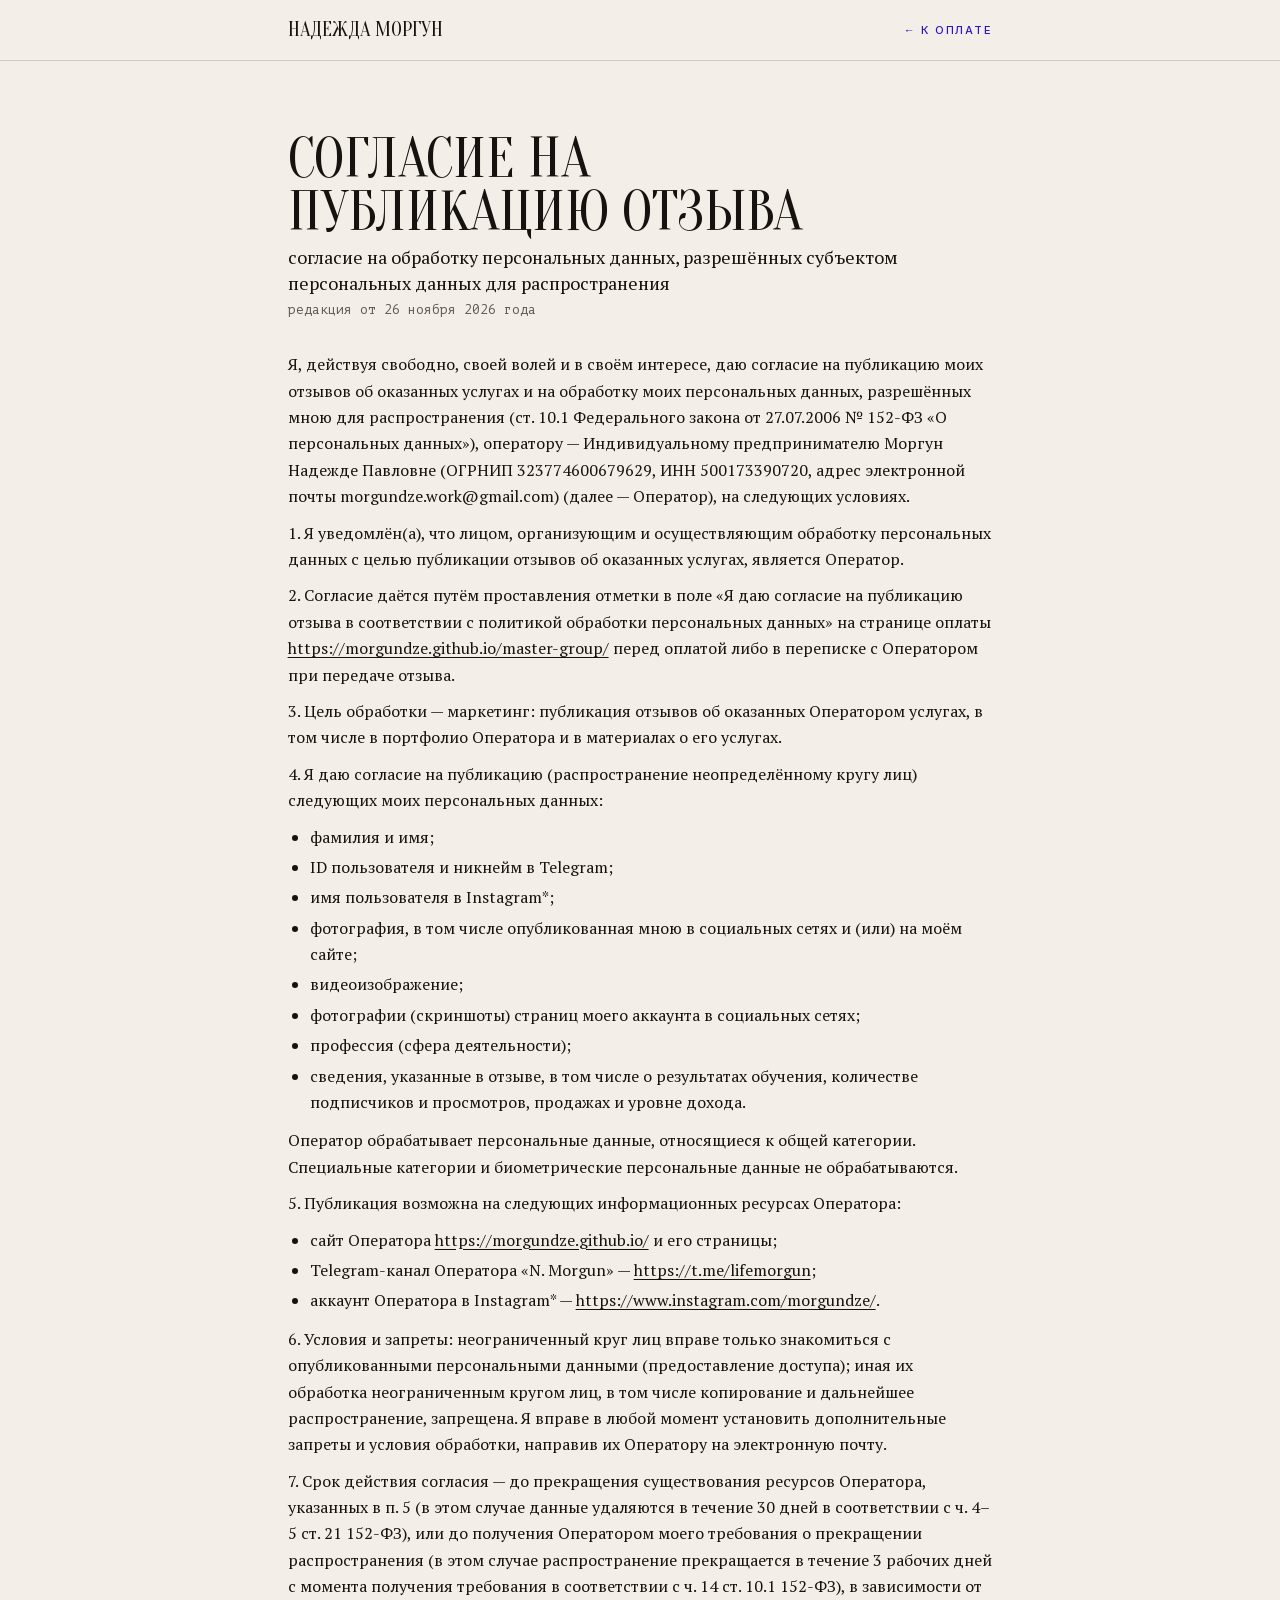
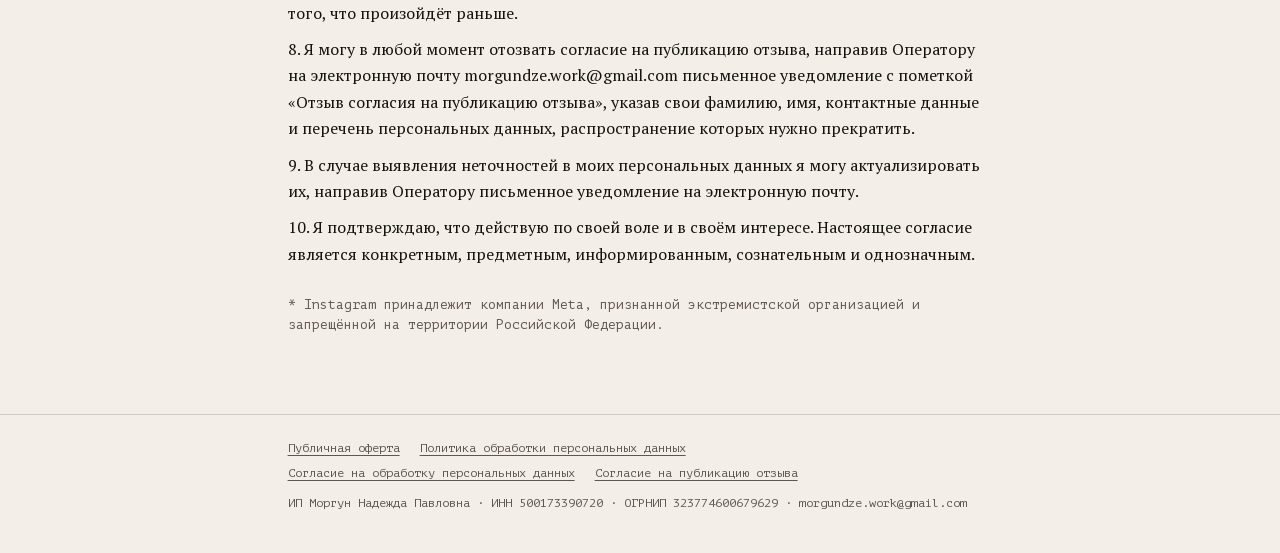
<file: master-group/otzyv.html>
<!doctype html>
<html lang="ru">
<head>
<meta charset="utf-8">
<meta name="viewport" content="width=device-width, initial-scale=1, viewport-fit=cover">
<title>Согласие на публикацию отзыва — Надежда Моргун</title>
<meta name="robots" content="noindex">
<link rel="icon" href="icon.png">
<link rel="stylesheet" href="fonts/fonts.css">
<link rel="stylesheet" href="doc.css">
</head>
<body>
<header class="top"><div class="in"><a class="name" href="./">Надежда Моргун</a><a class="back" href="./">← к оплате</a></div></header>
<main>
<h1>Согласие на публикацию отзыва</h1>
<p class="sub">согласие на обработку персональных данных, разрешённых субъектом персональных данных для распространения</p>
<p class="ed">редакция от 26 ноября 2026 года</p>

<p>Я, действуя свободно, своей волей и в своём интересе, даю согласие на публикацию моих отзывов об оказанных услугах и на обработку моих персональных данных, разрешённых мною для распространения (ст. 10.1 Федерального закона от 27.07.2006 № 152-ФЗ «О персональных данных»), оператору — Индивидуальному предпринимателю Моргун Надежде Павловне (ОГРНИП 323774600679629, ИНН 500173390720, адрес электронной почты morgundze.work@gmail.com) (далее — Оператор), на следующих условиях.</p>

<p>1. Я уведомлён(а), что лицом, организующим и осуществляющим обработку персональных данных с целью публикации отзывов об оказанных услугах, является Оператор.</p>
<p>2. Согласие даётся путём проставления отметки в поле «Я даю согласие на публикацию отзыва в соответствии с политикой обработки персональных данных» на странице оплаты <a href="https://morgundze.github.io/master-group/">https://morgundze.github.io/master-group/</a> перед оплатой либо в переписке с Оператором при передаче отзыва.</p>
<p>3. Цель обработки — маркетинг: публикация отзывов об оказанных Оператором услугах, в том числе в портфолио Оператора и в материалах о его услугах.</p>
<p>4. Я даю согласие на публикацию (распространение неопределённому кругу лиц) следующих моих персональных данных:</p>
<ul>
<li>фамилия и имя;</li>
<li>ID пользователя и никнейм в Telegram;</li>
<li>имя пользователя в Instagram*;</li>
<li>фотография, в том числе опубликованная мною в социальных сетях и (или) на моём сайте;</li>
<li>видеоизображение;</li>
<li>фотографии (скриншоты) страниц моего аккаунта в социальных сетях;</li>
<li>профессия (сфера деятельности);</li>
<li>сведения, указанные в отзыве, в том числе о результатах обучения, количестве подписчиков и просмотров, продажах и уровне дохода.</li>
</ul>
<p>Оператор обрабатывает персональные данные, относящиеся к общей категории. Специальные категории и биометрические персональные данные не обрабатываются.</p>
<p>5. Публикация возможна на следующих информационных ресурсах Оператора:</p>
<ul>
<li>сайт Оператора <a href="https://morgundze.github.io/">https://morgundze.github.io/</a> и его страницы;</li>
<li>Telegram-канал Оператора «N. Morgun» — <a href="https://t.me/lifemorgun">https://t.me/lifemorgun</a>;</li>
<li>аккаунт Оператора в Instagram* — <a href="https://www.instagram.com/morgundze/">https://www.instagram.com/morgundze/</a>.</li>
</ul>
<p>6. Условия и запреты: неограниченный круг лиц вправе только знакомиться с опубликованными персональными данными (предоставление доступа); иная их обработка неограниченным кругом лиц, в том числе копирование и дальнейшее распространение, запрещена. Я вправе в любой момент установить дополнительные запреты и условия обработки, направив их Оператору на электронную почту.</p>
<p>7. Срок действия согласия — до прекращения существования ресурсов Оператора, указанных в п. 5 (в этом случае данные удаляются в течение 30 дней в соответствии с ч. 4–5 ст. 21 152-ФЗ), или до получения Оператором моего требования о прекращении распространения (в этом случае распространение прекращается в течение 3 рабочих дней с момента получения требования в соответствии с ч. 14 ст. 10.1 152-ФЗ), в зависимости от того, что произойдёт раньше.</p>
<p>8. Я могу в любой момент отозвать согласие на публикацию отзыва, направив Оператору на электронную почту morgundze.work@gmail.com письменное уведомление с пометкой «Отзыв согласия на публикацию отзыва», указав свои фамилию, имя, контактные данные и перечень персональных данных, распространение которых нужно прекратить.</p>
<p>9. В случае выявления неточностей в моих персональных данных я могу актуализировать их, направив Оператору письменное уведомление на электронную почту.</p>
<p>10. Я подтверждаю, что действую по своей воле и в своём интересе. Настоящее согласие является конкретным, предметным, информированным, сознательным и однозначным.</p>
<p class="ed" style="margin-top:28px">* Instagram принадлежит компании Meta, признанной экстремистской организацией и запрещённой на территории Российской Федерации.</p>
</main>
<footer><div class="in">
<nav><a href="oferta.html">Публичная оферта</a><a href="privacy.html">Политика обработки персональных данных</a><a href="soglasie.html">Согласие на обработку персональных данных</a><a href="otzyv.html">Согласие на публикацию отзыва</a></nav>
<p>ИП Моргун Надежда Павловна · ИНН 500173390720 · ОГРНИП 323774600679629 · morgundze.work@gmail.com</p>
</div></footer>
</body>
</html>
</file>
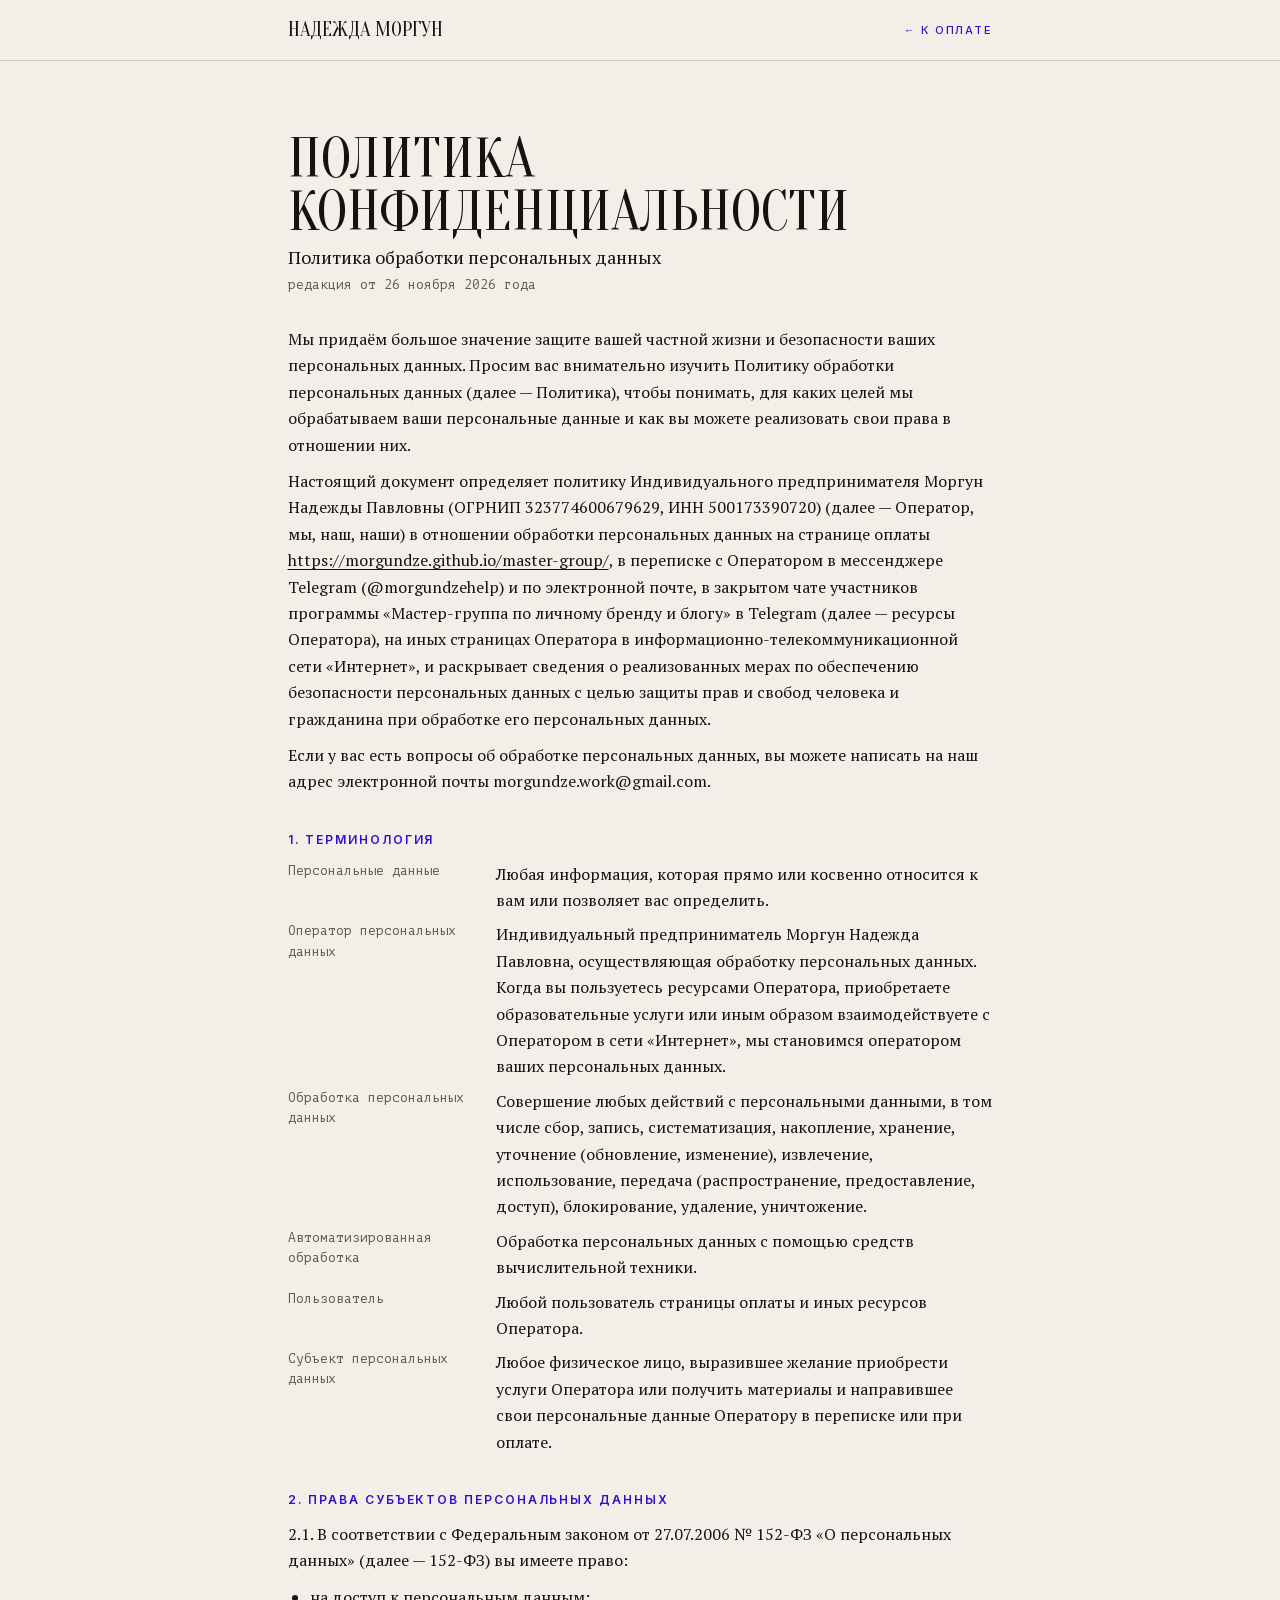
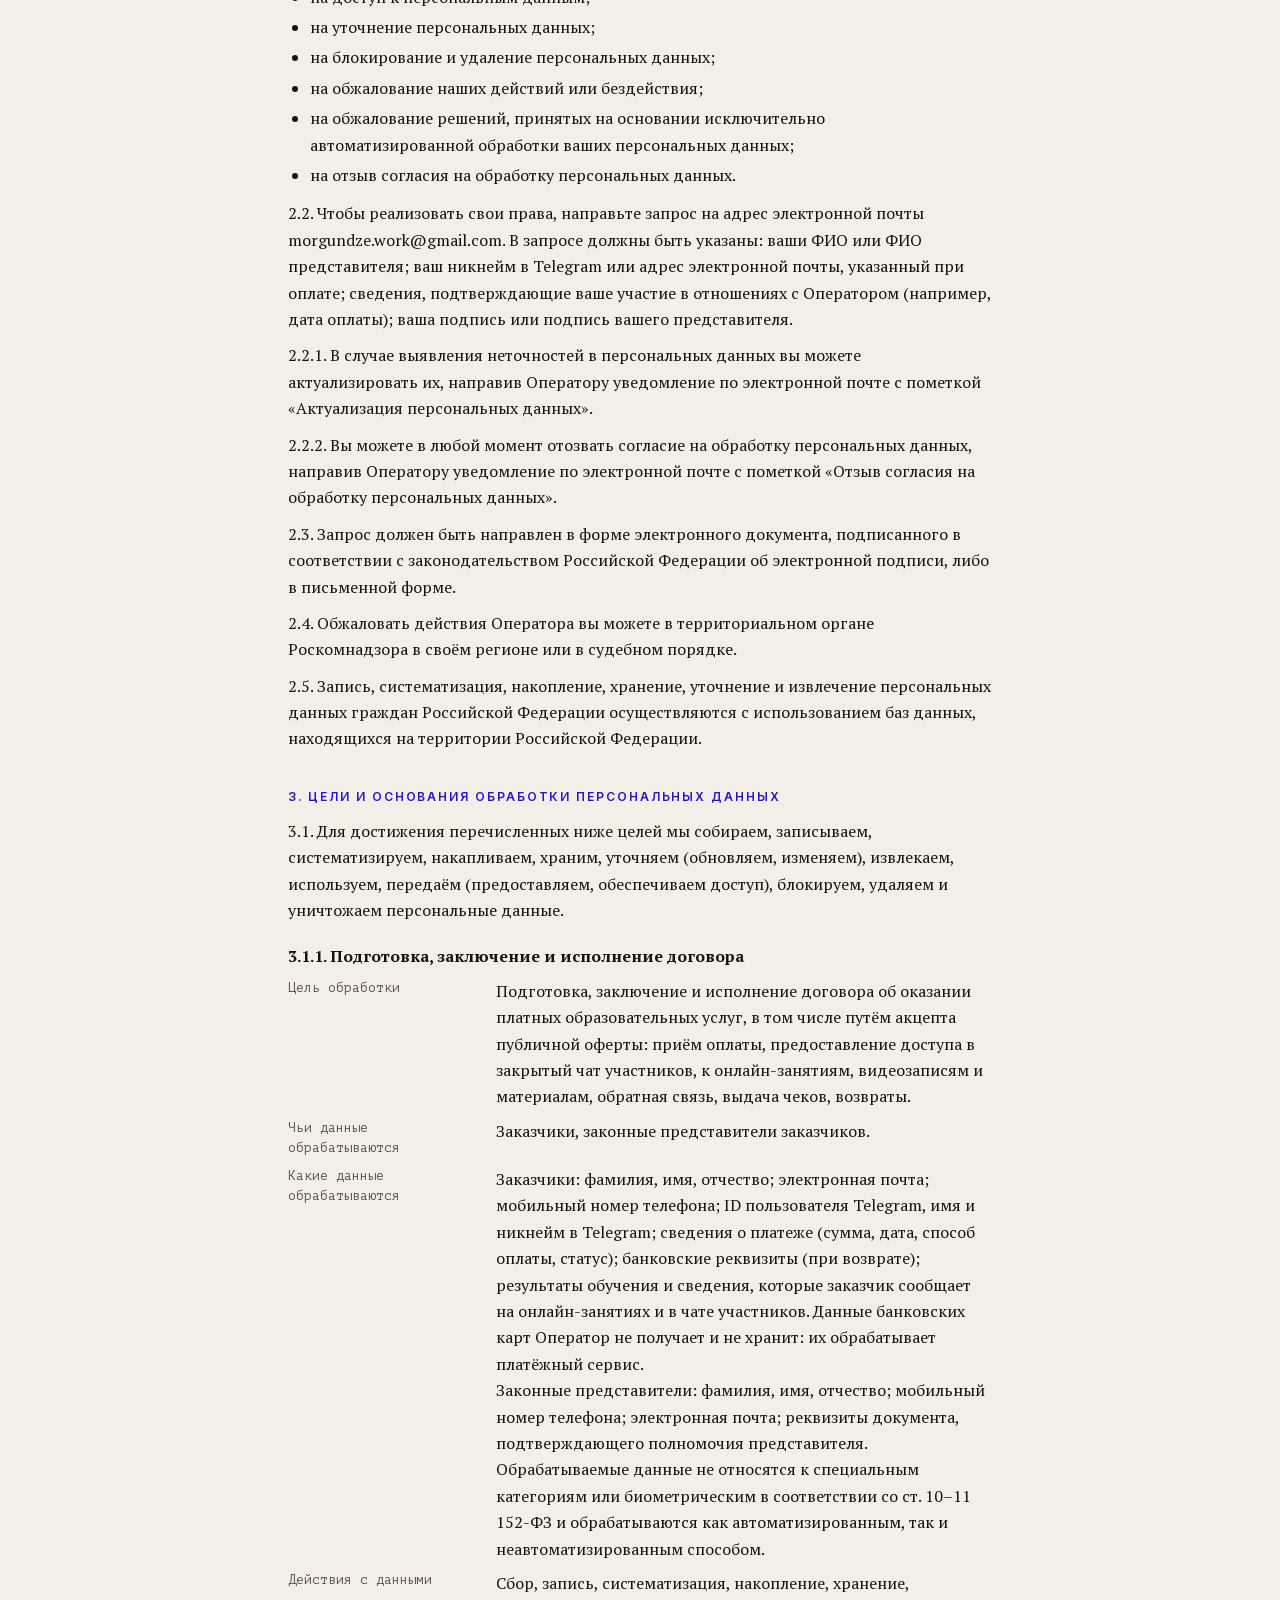
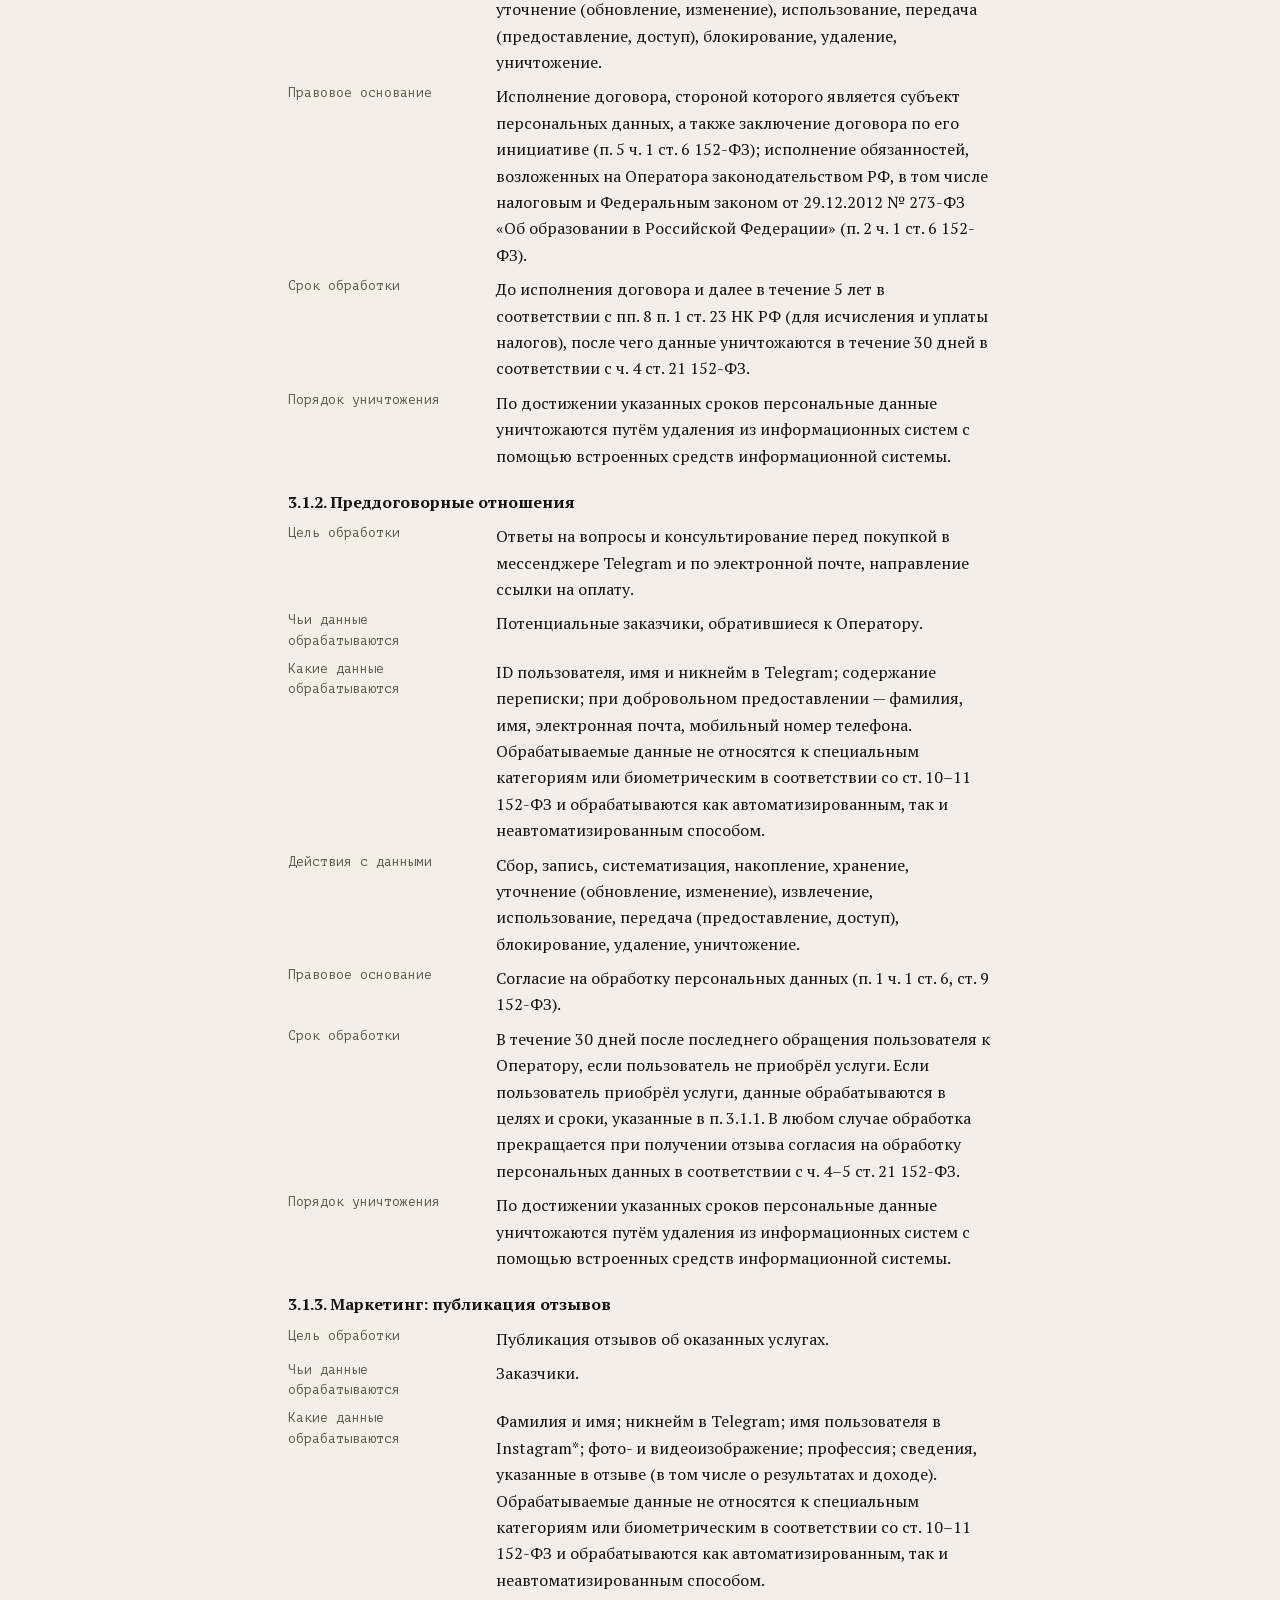
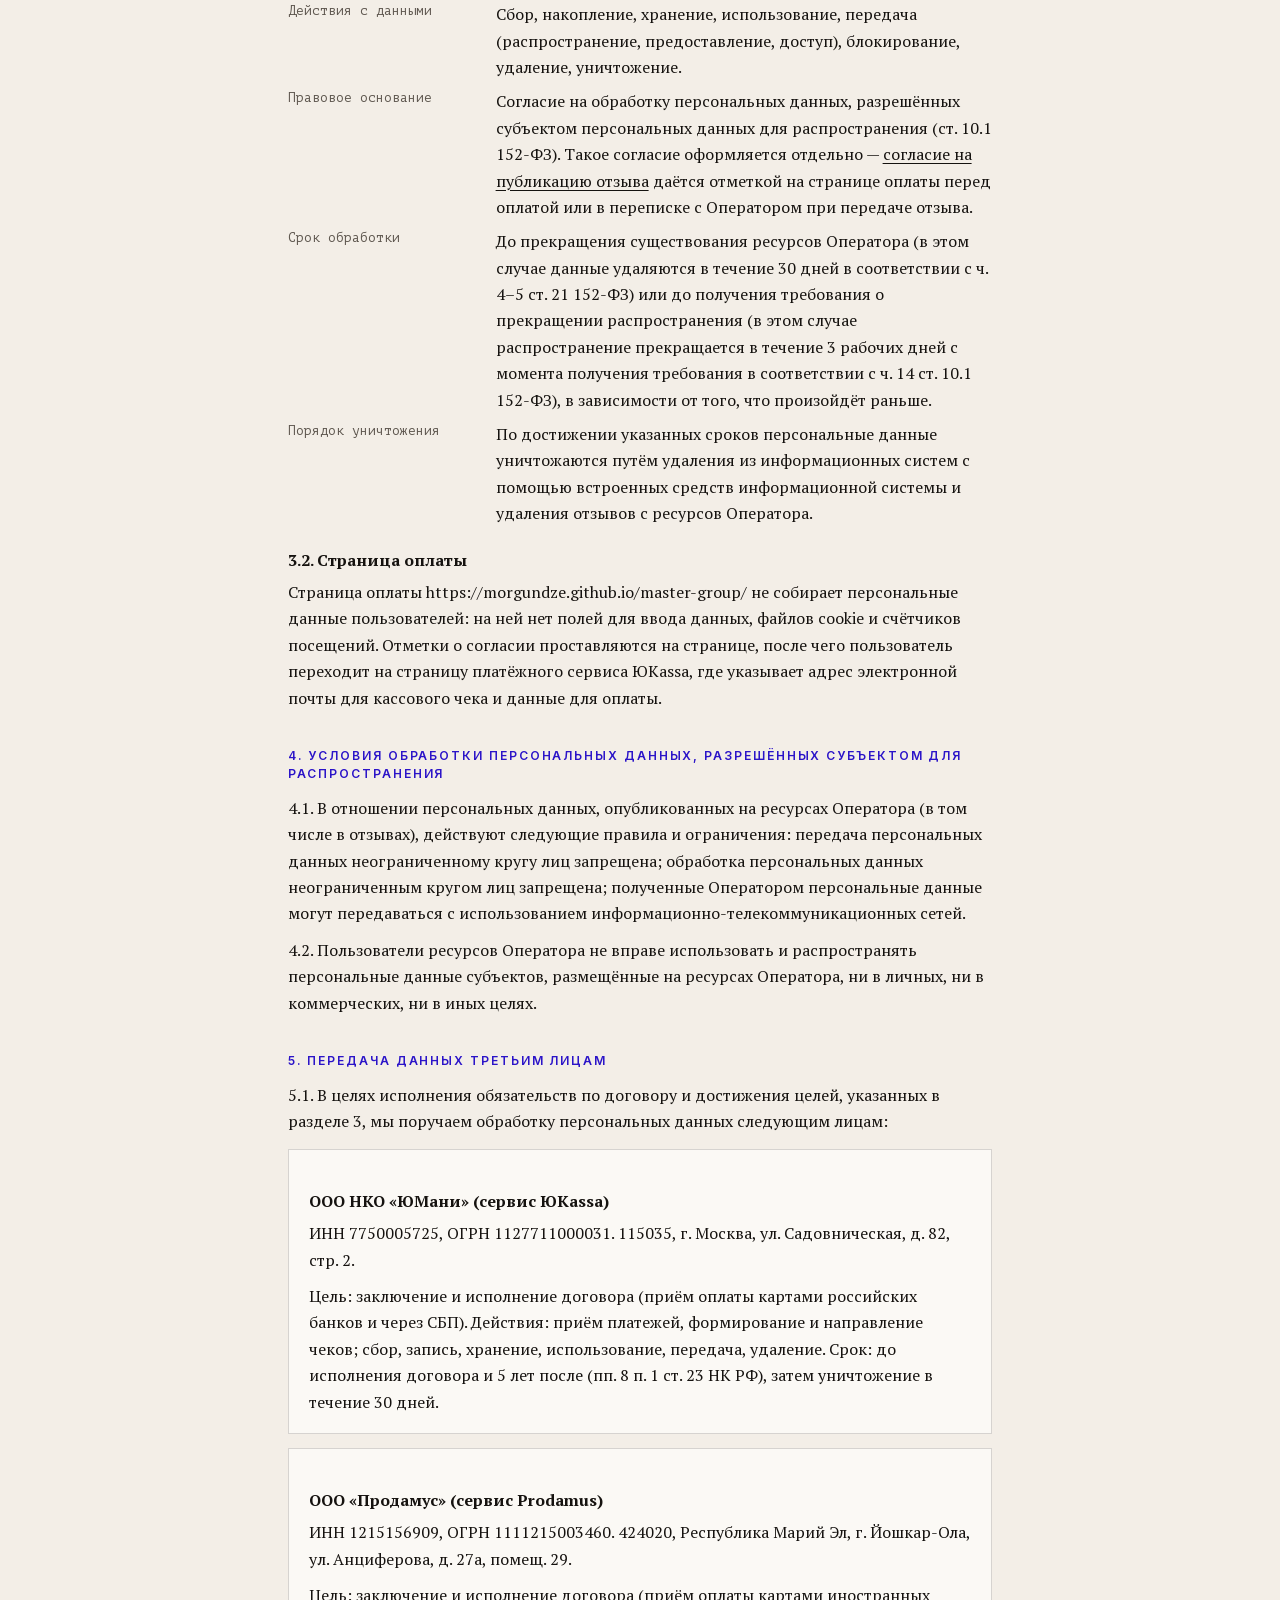
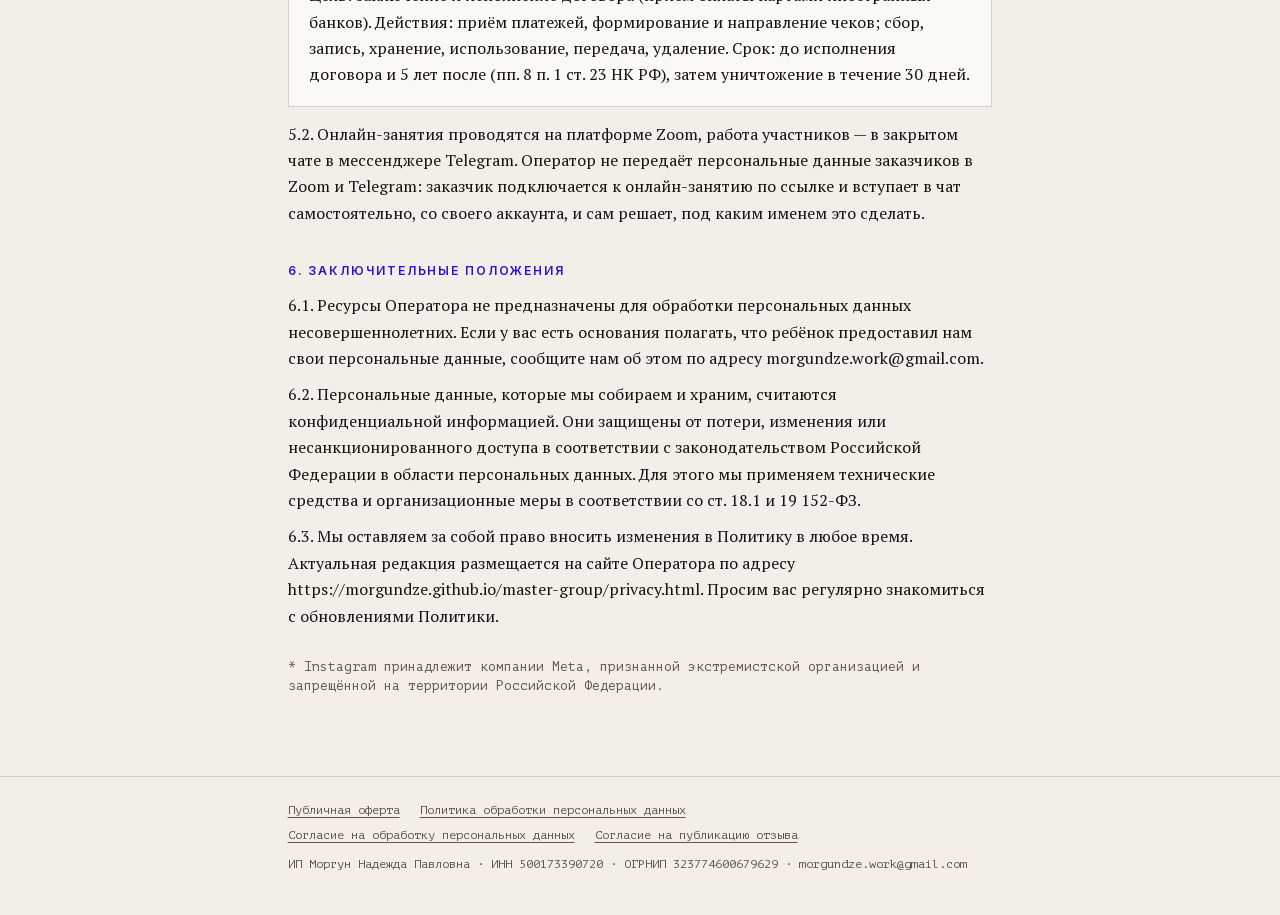
<file: master-group/privacy.html>
<!doctype html>
<html lang="ru">
<head>
<meta charset="utf-8">
<meta name="viewport" content="width=device-width, initial-scale=1, viewport-fit=cover">
<title>Политика конфиденциальности — Надежда Моргун</title>
<meta name="robots" content="noindex">
<link rel="icon" href="icon.png">
<link rel="stylesheet" href="fonts/fonts.css">
<link rel="stylesheet" href="doc.css">
</head>
<body>
<header class="top"><div class="in"><a class="name" href="./">Надежда Моргун</a><a class="back" href="./">← к оплате</a></div></header>
<main>
<h1>Политика конфиденциальности</h1>
<p class="sub">Политика обработки персональных данных</p>
<p class="ed">редакция от 26 ноября 2026 года</p>

<p>Мы придаём большое значение защите вашей частной жизни и безопасности ваших персональных данных. Просим вас внимательно изучить Политику обработки персональных данных (далее — Политика), чтобы понимать, для каких целей мы обрабатываем ваши персональные данные и как вы можете реализовать свои права в отношении них.</p>
<p>Настоящий документ определяет политику Индивидуального предпринимателя Моргун Надежды Павловны (ОГРНИП 323774600679629, ИНН 500173390720) (далее — Оператор, мы, наш, наши) в отношении обработки персональных данных на странице оплаты <a href="https://morgundze.github.io/master-group/">https://morgundze.github.io/master-group/</a>, в переписке с Оператором в мессенджере Telegram (@morgundzehelp) и по электронной почте, в закрытом чате участников программы «Мастер-группа по личному бренду и блогу» в Telegram (далее — ресурсы Оператора), на иных страницах Оператора в информационно-телекоммуникационной сети «Интернет», и раскрывает сведения о реализованных мерах по обеспечению безопасности персональных данных с целью защиты прав и свобод человека и гражданина при обработке его персональных данных.</p>
<p>Если у вас есть вопросы об обработке персональных данных, вы можете написать на наш адрес электронной почты morgundze.work@gmail.com.</p>

<h2>1. Терминология</h2>
<dl>
<dt>Персональные данные</dt><dd>Любая информация, которая прямо или косвенно относится к вам или позволяет вас определить.</dd>
<dt>Оператор персональных данных</dt><dd>Индивидуальный предприниматель Моргун Надежда Павловна, осуществляющая обработку персональных данных. Когда вы пользуетесь ресурсами Оператора, приобретаете образовательные услуги или иным образом взаимодействуете с Оператором в сети «Интернет», мы становимся оператором ваших персональных данных.</dd>
<dt>Обработка персональных данных</dt><dd>Совершение любых действий с персональными данными, в том числе сбор, запись, систематизация, накопление, хранение, уточнение (обновление, изменение), извлечение, использование, передача (распространение, предоставление, доступ), блокирование, удаление, уничтожение.</dd>
<dt>Автоматизированная обработка</dt><dd>Обработка персональных данных с помощью средств вычислительной техники.</dd>
<dt>Пользователь</dt><dd>Любой пользователь страницы оплаты и иных ресурсов Оператора.</dd>
<dt>Субъект персональных данных</dt><dd>Любое физическое лицо, выразившее желание приобрести услуги Оператора или получить материалы и направившее свои персональные данные Оператору в переписке или при оплате.</dd>
</dl>

<h2>2. Права субъектов персональных данных</h2>
<p>2.1. В соответствии с Федеральным законом от 27.07.2006 № 152-ФЗ «О персональных данных» (далее — 152-ФЗ) вы имеете право:</p>
<ul>
<li>на доступ к персональным данным;</li>
<li>на уточнение персональных данных;</li>
<li>на блокирование и удаление персональных данных;</li>
<li>на обжалование наших действий или бездействия;</li>
<li>на обжалование решений, принятых на основании исключительно автоматизированной обработки ваших персональных данных;</li>
<li>на отзыв согласия на обработку персональных данных.</li>
</ul>
<p>2.2. Чтобы реализовать свои права, направьте запрос на адрес электронной почты morgundze.work@gmail.com. В запросе должны быть указаны: ваши ФИО или ФИО представителя; ваш никнейм в Telegram или адрес электронной почты, указанный при оплате; сведения, подтверждающие ваше участие в отношениях с Оператором (например, дата оплаты); ваша подпись или подпись вашего представителя.</p>
<p>2.2.1. В случае выявления неточностей в персональных данных вы можете актуализировать их, направив Оператору уведомление по электронной почте с пометкой «Актуализация персональных данных».</p>
<p>2.2.2. Вы можете в любой момент отозвать согласие на обработку персональных данных, направив Оператору уведомление по электронной почте с пометкой «Отзыв согласия на обработку персональных данных».</p>
<p>2.3. Запрос должен быть направлен в форме электронного документа, подписанного в соответствии с законодательством Российской Федерации об электронной подписи, либо в письменной форме.</p>
<p>2.4. Обжаловать действия Оператора вы можете в территориальном органе Роскомнадзора в своём регионе или в судебном порядке.</p>
<p>2.5. Запись, систематизация, накопление, хранение, уточнение и извлечение персональных данных граждан Российской Федерации осуществляются с использованием баз данных, находящихся на территории Российской Федерации.</p>

<h2>3. Цели и основания обработки персональных данных</h2>
<p>3.1. Для достижения перечисленных ниже целей мы собираем, записываем, систематизируем, накапливаем, храним, уточняем (обновляем, изменяем), извлекаем, используем, передаём (предоставляем, обеспечиваем доступ), блокируем, удаляем и уничтожаем персональные данные.</p>

<h3>3.1.1. Подготовка, заключение и исполнение договора</h3>
<dl>
<dt>Цель обработки</dt><dd>Подготовка, заключение и исполнение договора об оказании платных образовательных услуг, в том числе путём акцепта публичной оферты: приём оплаты, предоставление доступа в закрытый чат участников, к онлайн-занятиям, видеозаписям и материалам, обратная связь, выдача чеков, возвраты.</dd>
<dt>Чьи данные обрабатываются</dt><dd>Заказчики, законные представители заказчиков.</dd>
<dt>Какие данные обрабатываются</dt><dd>Заказчики: фамилия, имя, отчество; электронная почта; мобильный номер телефона; ID пользователя Telegram, имя и никнейм в Telegram; сведения о платеже (сумма, дата, способ оплаты, статус); банковские реквизиты (при возврате); результаты обучения и сведения, которые заказчик сообщает на онлайн-занятиях и в чате участников. Данные банковских карт Оператор не получает и не хранит: их обрабатывает платёжный сервис.<br>Законные представители: фамилия, имя, отчество; мобильный номер телефона; электронная почта; реквизиты документа, подтверждающего полномочия представителя.<br>Обрабатываемые данные не относятся к специальным категориям или биометрическим в соответствии со ст. 10–11 152-ФЗ и обрабатываются как автоматизированным, так и неавтоматизированным способом.</dd>
<dt>Действия с данными</dt><dd>Сбор, запись, систематизация, накопление, хранение, уточнение (обновление, изменение), использование, передача (предоставление, доступ), блокирование, удаление, уничтожение.</dd>
<dt>Правовое основание</dt><dd>Исполнение договора, стороной которого является субъект персональных данных, а также заключение договора по его инициативе (п. 5 ч. 1 ст. 6 152-ФЗ); исполнение обязанностей, возложенных на Оператора законодательством РФ, в том числе налоговым и Федеральным законом от 29.12.2012 № 273-ФЗ «Об образовании в Российской Федерации» (п. 2 ч. 1 ст. 6 152-ФЗ).</dd>
<dt>Срок обработки</dt><dd>До исполнения договора и далее в течение 5 лет в соответствии с пп. 8 п. 1 ст. 23 НК РФ (для исчисления и уплаты налогов), после чего данные уничтожаются в течение 30 дней в соответствии с ч. 4 ст. 21 152-ФЗ.</dd>
<dt>Порядок уничтожения</dt><dd>По достижении указанных сроков персональные данные уничтожаются путём удаления из информационных систем с помощью встроенных средств информационной системы.</dd>
</dl>

<h3>3.1.2. Преддоговорные отношения</h3>
<dl>
<dt>Цель обработки</dt><dd>Ответы на вопросы и консультирование перед покупкой в мессенджере Telegram и по электронной почте, направление ссылки на оплату.</dd>
<dt>Чьи данные обрабатываются</dt><dd>Потенциальные заказчики, обратившиеся к Оператору.</dd>
<dt>Какие данные обрабатываются</dt><dd>ID пользователя, имя и никнейм в Telegram; содержание переписки; при добровольном предоставлении — фамилия, имя, электронная почта, мобильный номер телефона.<br>Обрабатываемые данные не относятся к специальным категориям или биометрическим в соответствии со ст. 10–11 152-ФЗ и обрабатываются как автоматизированным, так и неавтоматизированным способом.</dd>
<dt>Действия с данными</dt><dd>Сбор, запись, систематизация, накопление, хранение, уточнение (обновление, изменение), извлечение, использование, передача (предоставление, доступ), блокирование, удаление, уничтожение.</dd>
<dt>Правовое основание</dt><dd>Согласие на обработку персональных данных (п. 1 ч. 1 ст. 6, ст. 9 152-ФЗ).</dd>
<dt>Срок обработки</dt><dd>В течение 30 дней после последнего обращения пользователя к Оператору, если пользователь не приобрёл услуги. Если пользователь приобрёл услуги, данные обрабатываются в целях и сроки, указанные в п. 3.1.1. В любом случае обработка прекращается при получении отзыва согласия на обработку персональных данных в соответствии с ч. 4–5 ст. 21 152-ФЗ.</dd>
<dt>Порядок уничтожения</dt><dd>По достижении указанных сроков персональные данные уничтожаются путём удаления из информационных систем с помощью встроенных средств информационной системы.</dd>
</dl>

<h3>3.1.3. Маркетинг: публикация отзывов</h3>
<dl>
<dt>Цель обработки</dt><dd>Публикация отзывов об оказанных услугах.</dd>
<dt>Чьи данные обрабатываются</dt><dd>Заказчики.</dd>
<dt>Какие данные обрабатываются</dt><dd>Фамилия и имя; никнейм в Telegram; имя пользователя в Instagram*; фото- и видеоизображение; профессия; сведения, указанные в отзыве (в том числе о результатах и доходе).<br>Обрабатываемые данные не относятся к специальным категориям или биометрическим в соответствии со ст. 10–11 152-ФЗ и обрабатываются как автоматизированным, так и неавтоматизированным способом.</dd>
<dt>Действия с данными</dt><dd>Сбор, накопление, хранение, использование, передача (распространение, предоставление, доступ), блокирование, удаление, уничтожение.</dd>
<dt>Правовое основание</dt><dd>Согласие на обработку персональных данных, разрешённых субъектом персональных данных для распространения (ст. 10.1 152-ФЗ). Такое согласие оформляется отдельно — <a href="otzyv.html">согласие на публикацию отзыва</a> даётся отметкой на странице оплаты перед оплатой или в переписке с Оператором при передаче отзыва.</dd>
<dt>Срок обработки</dt><dd>До прекращения существования ресурсов Оператора (в этом случае данные удаляются в течение 30 дней в соответствии с ч. 4–5 ст. 21 152-ФЗ) или до получения требования о прекращении распространения (в этом случае распространение прекращается в течение 3 рабочих дней с момента получения требования в соответствии с ч. 14 ст. 10.1 152-ФЗ), в зависимости от того, что произойдёт раньше.</dd>
<dt>Порядок уничтожения</dt><dd>По достижении указанных сроков персональные данные уничтожаются путём удаления из информационных систем с помощью встроенных средств информационной системы и удаления отзывов с ресурсов Оператора.</dd>
</dl>

<h3>3.2. Страница оплаты</h3>
<p>Страница оплаты https://morgundze.github.io/master-group/ не собирает персональные данные пользователей: на ней нет полей для ввода данных, файлов cookie и счётчиков посещений. Отметки о согласии проставляются на странице, после чего пользователь переходит на страницу платёжного сервиса ЮKassa, где указывает адрес электронной почты для кассового чека и данные для оплаты.</p>

<h2>4. Условия обработки персональных данных, разрешённых субъектом для распространения</h2>
<p>4.1. В отношении персональных данных, опубликованных на ресурсах Оператора (в том числе в отзывах), действуют следующие правила и ограничения: передача персональных данных неограниченному кругу лиц запрещена; обработка персональных данных неограниченным кругом лиц запрещена; полученные Оператором персональные данные могут передаваться с использованием информационно-телекоммуникационных сетей.</p>
<p>4.2. Пользователи ресурсов Оператора не вправе использовать и распространять персональные данные субъектов, размещённые на ресурсах Оператора, ни в личных, ни в коммерческих, ни в иных целях.</p>

<h2>5. Передача данных третьим лицам</h2>
<p>5.1. В целях исполнения обязательств по договору и достижения целей, указанных в разделе 3, мы поручаем обработку персональных данных следующим лицам:</p>
<div class="box">
<h3>ООО НКО «ЮМани» (сервис ЮKassa)</h3>
<p>ИНН 7750005725, ОГРН 1127711000031. 115035, г. Москва, ул. Садовническая, д. 82, стр. 2.</p>
<p>Цель: заключение и исполнение договора (приём оплаты картами российских банков и через СБП). Действия: приём платежей, формирование и направление чеков; сбор, запись, хранение, использование, передача, удаление. Срок: до исполнения договора и 5 лет после (пп. 8 п. 1 ст. 23 НК РФ), затем уничтожение в течение 30 дней.</p>
</div>
<div class="box">
<h3>ООО «Продамус» (сервис Prodamus)</h3>
<p>ИНН 1215156909, ОГРН 1111215003460. 424020, Республика Марий Эл, г. Йошкар-Ола, ул. Анциферова, д. 27а, помещ. 29.</p>
<p>Цель: заключение и исполнение договора (приём оплаты картами иностранных банков). Действия: приём платежей, формирование и направление чеков; сбор, запись, хранение, использование, передача, удаление. Срок: до исполнения договора и 5 лет после (пп. 8 п. 1 ст. 23 НК РФ), затем уничтожение в течение 30 дней.</p>
</div>
<p>5.2. Онлайн-занятия проводятся на платформе Zoom, работа участников — в закрытом чате в мессенджере Telegram. Оператор не передаёт персональные данные заказчиков в Zoom и Telegram: заказчик подключается к онлайн-занятию по ссылке и вступает в чат самостоятельно, со своего аккаунта, и сам решает, под каким именем это сделать.</p>

<h2>6. Заключительные положения</h2>
<p>6.1. Ресурсы Оператора не предназначены для обработки персональных данных несовершеннолетних. Если у вас есть основания полагать, что ребёнок предоставил нам свои персональные данные, сообщите нам об этом по адресу morgundze.work@gmail.com.</p>
<p>6.2. Персональные данные, которые мы собираем и храним, считаются конфиденциальной информацией. Они защищены от потери, изменения или несанкционированного доступа в соответствии с законодательством Российской Федерации в области персональных данных. Для этого мы применяем технические средства и организационные меры в соответствии со ст. 18.1 и 19 152-ФЗ.</p>
<p>6.3. Мы оставляем за собой право вносить изменения в Политику в любое время. Актуальная редакция размещается на сайте Оператора по адресу https://morgundze.github.io/master-group/privacy.html. Просим вас регулярно знакомиться с обновлениями Политики.</p>
<p class="ed" style="margin-top:28px">* Instagram принадлежит компании Meta, признанной экстремистской организацией и запрещённой на территории Российской Федерации.</p>
</main>
<footer><div class="in">
<nav><a href="oferta.html">Публичная оферта</a><a href="privacy.html">Политика обработки персональных данных</a><a href="soglasie.html">Согласие на обработку персональных данных</a><a href="otzyv.html">Согласие на публикацию отзыва</a></nav>
<p>ИП Моргун Надежда Павловна · ИНН 500173390720 · ОГРНИП 323774600679629 · morgundze.work@gmail.com</p>
</div></footer>
</body>
</html>
</file>
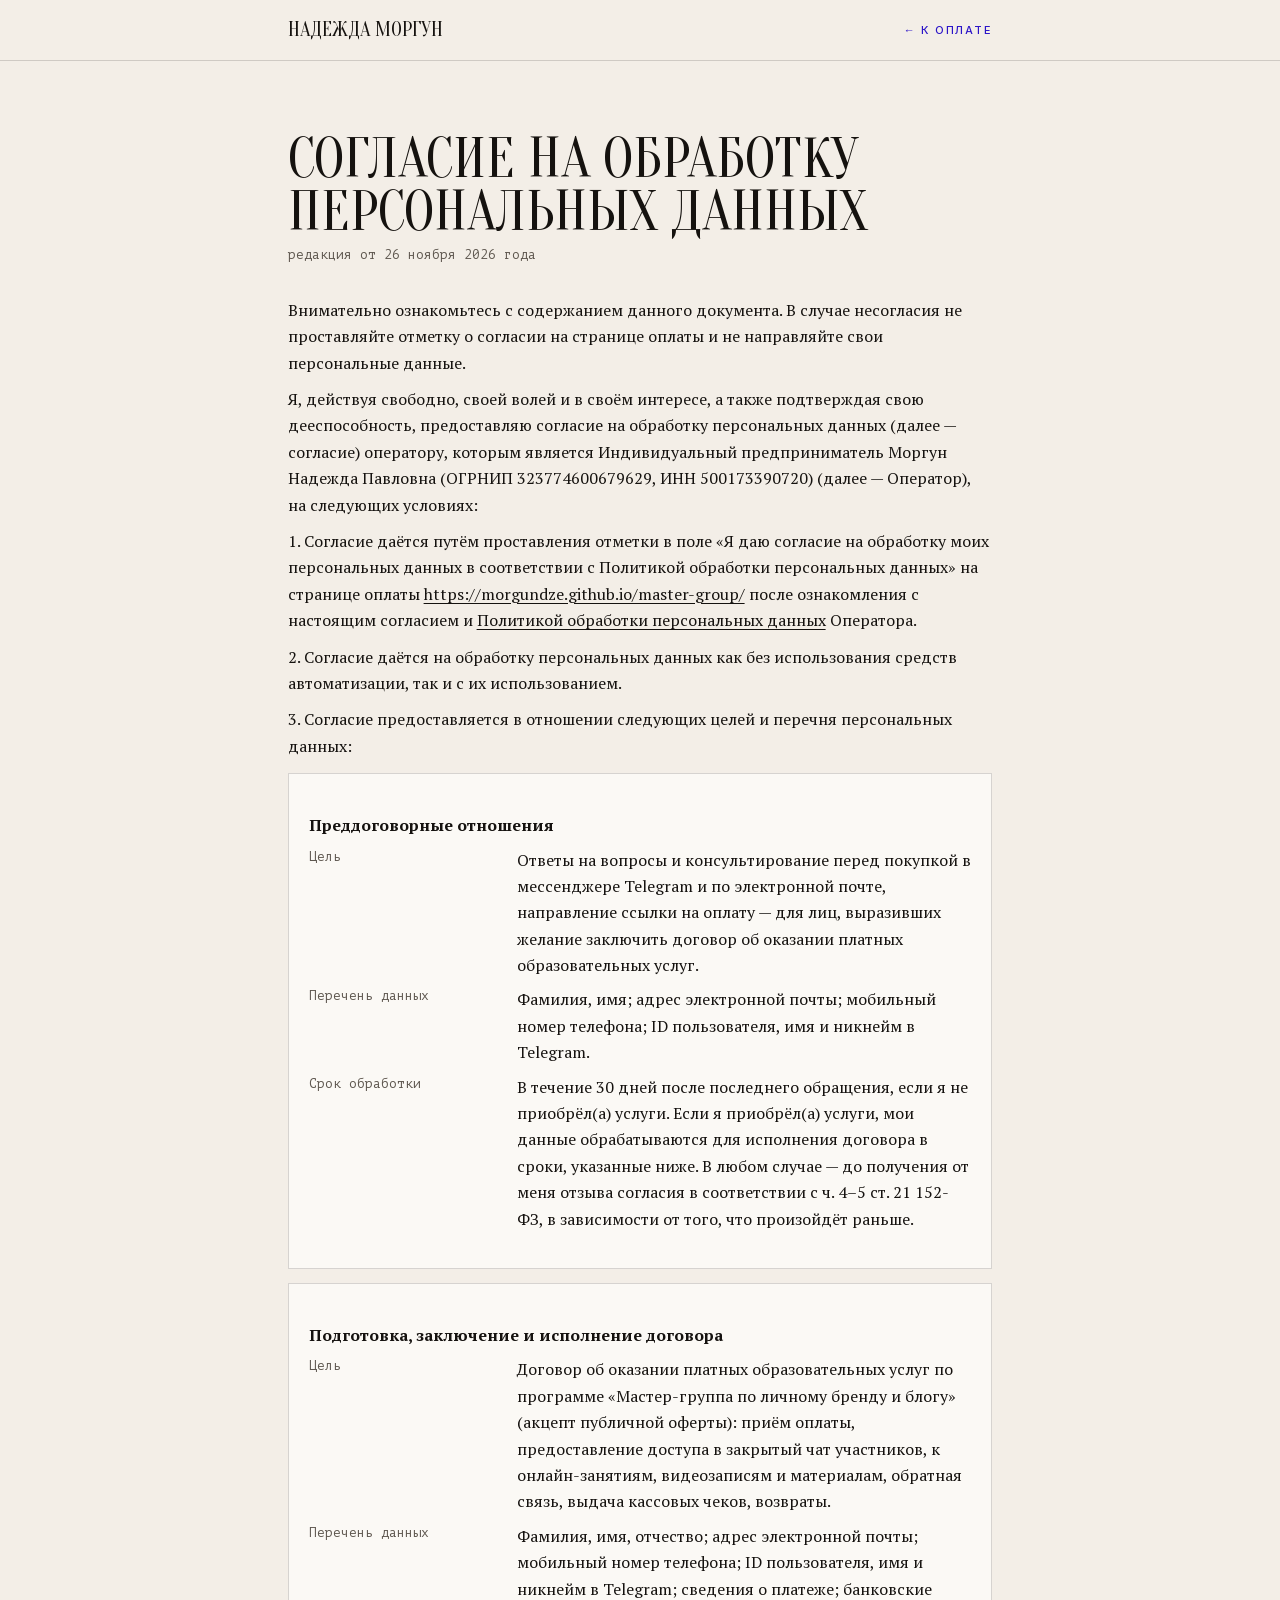
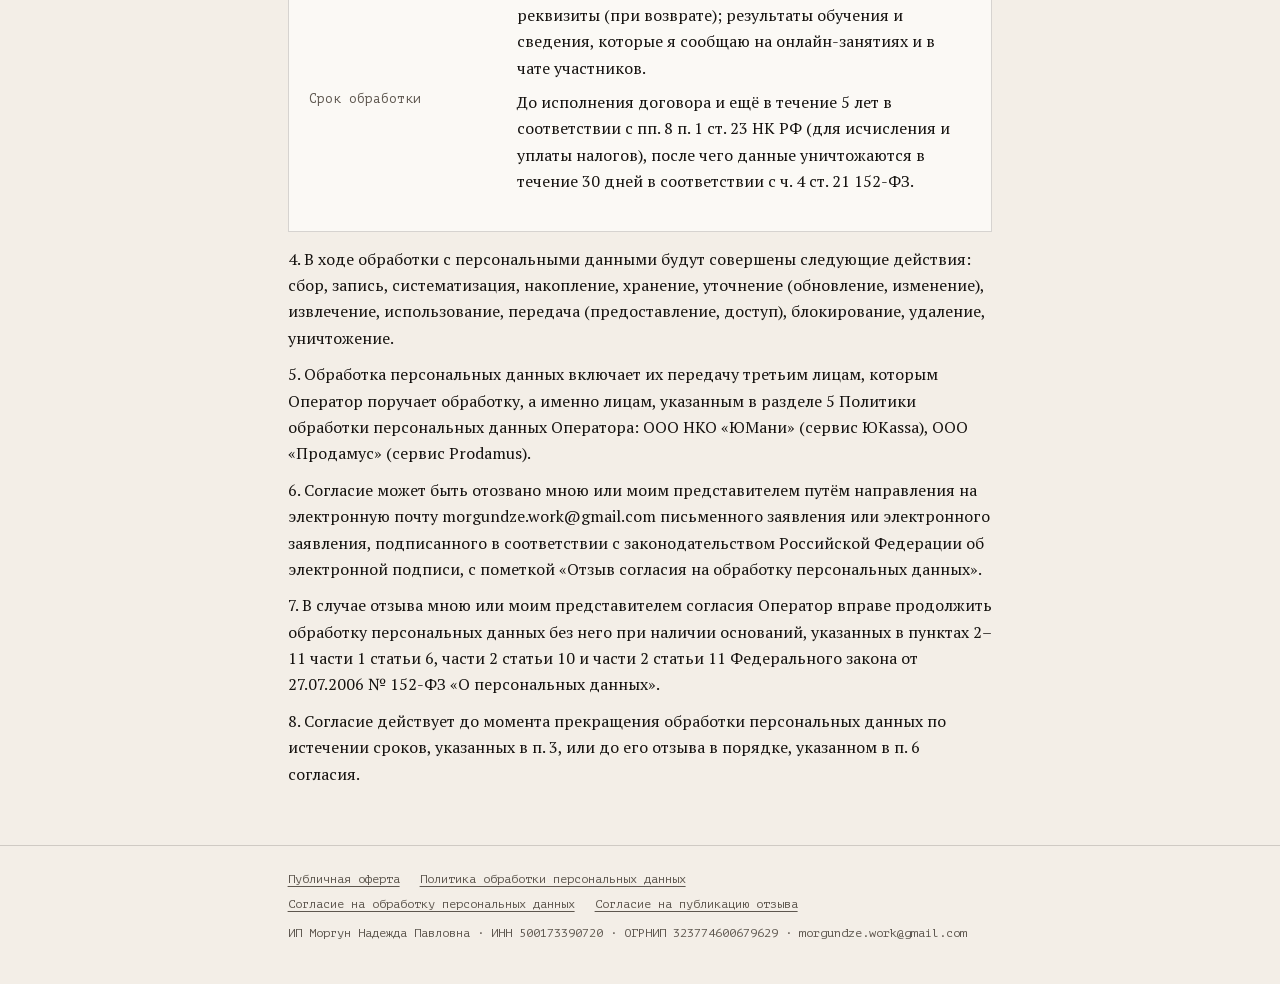
<file: master-group/soglasie.html>
<!doctype html>
<html lang="ru">
<head>
<meta charset="utf-8">
<meta name="viewport" content="width=device-width, initial-scale=1, viewport-fit=cover">
<title>Согласие на обработку персональных данных — Надежда Моргун</title>
<meta name="robots" content="noindex">
<link rel="icon" href="icon.png">
<link rel="stylesheet" href="fonts/fonts.css">
<link rel="stylesheet" href="doc.css">
</head>
<body>
<header class="top"><div class="in"><a class="name" href="./">Надежда Моргун</a><a class="back" href="./">← к оплате</a></div></header>
<main>
<h1>Согласие на обработку персональных данных</h1>
<p class="ed">редакция от 26 ноября 2026 года</p>

<p>Внимательно ознакомьтесь с содержанием данного документа. В случае несогласия не проставляйте отметку о согласии на странице оплаты и не направляйте свои персональные данные.</p>
<p>Я, действуя свободно, своей волей и в своём интересе, а также подтверждая свою дееспособность, предоставляю согласие на обработку персональных данных (далее — согласие) оператору, которым является Индивидуальный предприниматель Моргун Надежда Павловна (ОГРНИП 323774600679629, ИНН 500173390720) (далее — Оператор), на следующих условиях:</p>
<p>1. Согласие даётся путём проставления отметки в поле «Я даю согласие на обработку моих персональных данных в соответствии с Политикой обработки персональных данных» на странице оплаты <a href="https://morgundze.github.io/master-group/">https://morgundze.github.io/master-group/</a> после ознакомления с настоящим согласием и <a href="privacy.html">Политикой обработки персональных данных</a> Оператора.</p>
<p>2. Согласие даётся на обработку персональных данных как без использования средств автоматизации, так и с их использованием.</p>
<p>3. Согласие предоставляется в отношении следующих целей и перечня персональных данных:</p>
<div class="box">
<h3>Преддоговорные отношения</h3>
<dl>
<dt>Цель</dt><dd>Ответы на вопросы и консультирование перед покупкой в мессенджере Telegram и по электронной почте, направление ссылки на оплату — для лиц, выразивших желание заключить договор об оказании платных образовательных услуг.</dd>
<dt>Перечень данных</dt><dd>Фамилия, имя; адрес электронной почты; мобильный номер телефона; ID пользователя, имя и никнейм в Telegram.</dd>
<dt>Срок обработки</dt><dd>В течение 30 дней после последнего обращения, если я не приобрёл(а) услуги. Если я приобрёл(а) услуги, мои данные обрабатываются для исполнения договора в сроки, указанные ниже. В любом случае — до получения от меня отзыва согласия в соответствии с ч. 4–5 ст. 21 152-ФЗ, в зависимости от того, что произойдёт раньше.</dd>
</dl>
</div>
<div class="box">
<h3>Подготовка, заключение и исполнение договора</h3>
<dl>
<dt>Цель</dt><dd>Договор об оказании платных образовательных услуг по программе «Мастер-группа по личному бренду и блогу» (акцепт публичной оферты): приём оплаты, предоставление доступа в закрытый чат участников, к онлайн-занятиям, видеозаписям и материалам, обратная связь, выдача кассовых чеков, возвраты.</dd>
<dt>Перечень данных</dt><dd>Фамилия, имя, отчество; адрес электронной почты; мобильный номер телефона; ID пользователя, имя и никнейм в Telegram; сведения о платеже; банковские реквизиты (при возврате); результаты обучения и сведения, которые я сообщаю на онлайн-занятиях и в чате участников.</dd>
<dt>Срок обработки</dt><dd>До исполнения договора и ещё в течение 5 лет в соответствии с пп. 8 п. 1 ст. 23 НК РФ (для исчисления и уплаты налогов), после чего данные уничтожаются в течение 30 дней в соответствии с ч. 4 ст. 21 152-ФЗ.</dd>
</dl>
</div>
<p>4. В ходе обработки с персональными данными будут совершены следующие действия: сбор, запись, систематизация, накопление, хранение, уточнение (обновление, изменение), извлечение, использование, передача (предоставление, доступ), блокирование, удаление, уничтожение.</p>
<p>5. Обработка персональных данных включает их передачу третьим лицам, которым Оператор поручает обработку, а именно лицам, указанным в разделе 5 Политики обработки персональных данных Оператора: ООО НКО «ЮМани» (сервис ЮKassa), ООО «Продамус» (сервис Prodamus).</p>
<p>6. Согласие может быть отозвано мною или моим представителем путём направления на электронную почту morgundze.work@gmail.com письменного заявления или электронного заявления, подписанного в соответствии с законодательством Российской Федерации об электронной подписи, с пометкой «Отзыв согласия на обработку персональных данных».</p>
<p>7. В случае отзыва мною или моим представителем согласия Оператор вправе продолжить обработку персональных данных без него при наличии оснований, указанных в пунктах 2–11 части 1 статьи 6, части 2 статьи 10 и части 2 статьи 11 Федерального закона от 27.07.2006 № 152-ФЗ «О персональных данных».</p>
<p>8. Согласие действует до момента прекращения обработки персональных данных по истечении сроков, указанных в п. 3, или до его отзыва в порядке, указанном в п. 6 согласия.</p>
</main>
<footer><div class="in">
<nav><a href="oferta.html">Публичная оферта</a><a href="privacy.html">Политика обработки персональных данных</a><a href="soglasie.html">Согласие на обработку персональных данных</a><a href="otzyv.html">Согласие на публикацию отзыва</a></nav>
<p>ИП Моргун Надежда Павловна · ИНН 500173390720 · ОГРНИП 323774600679629 · morgundze.work@gmail.com</p>
</div></footer>
</body>
</html>
</file>
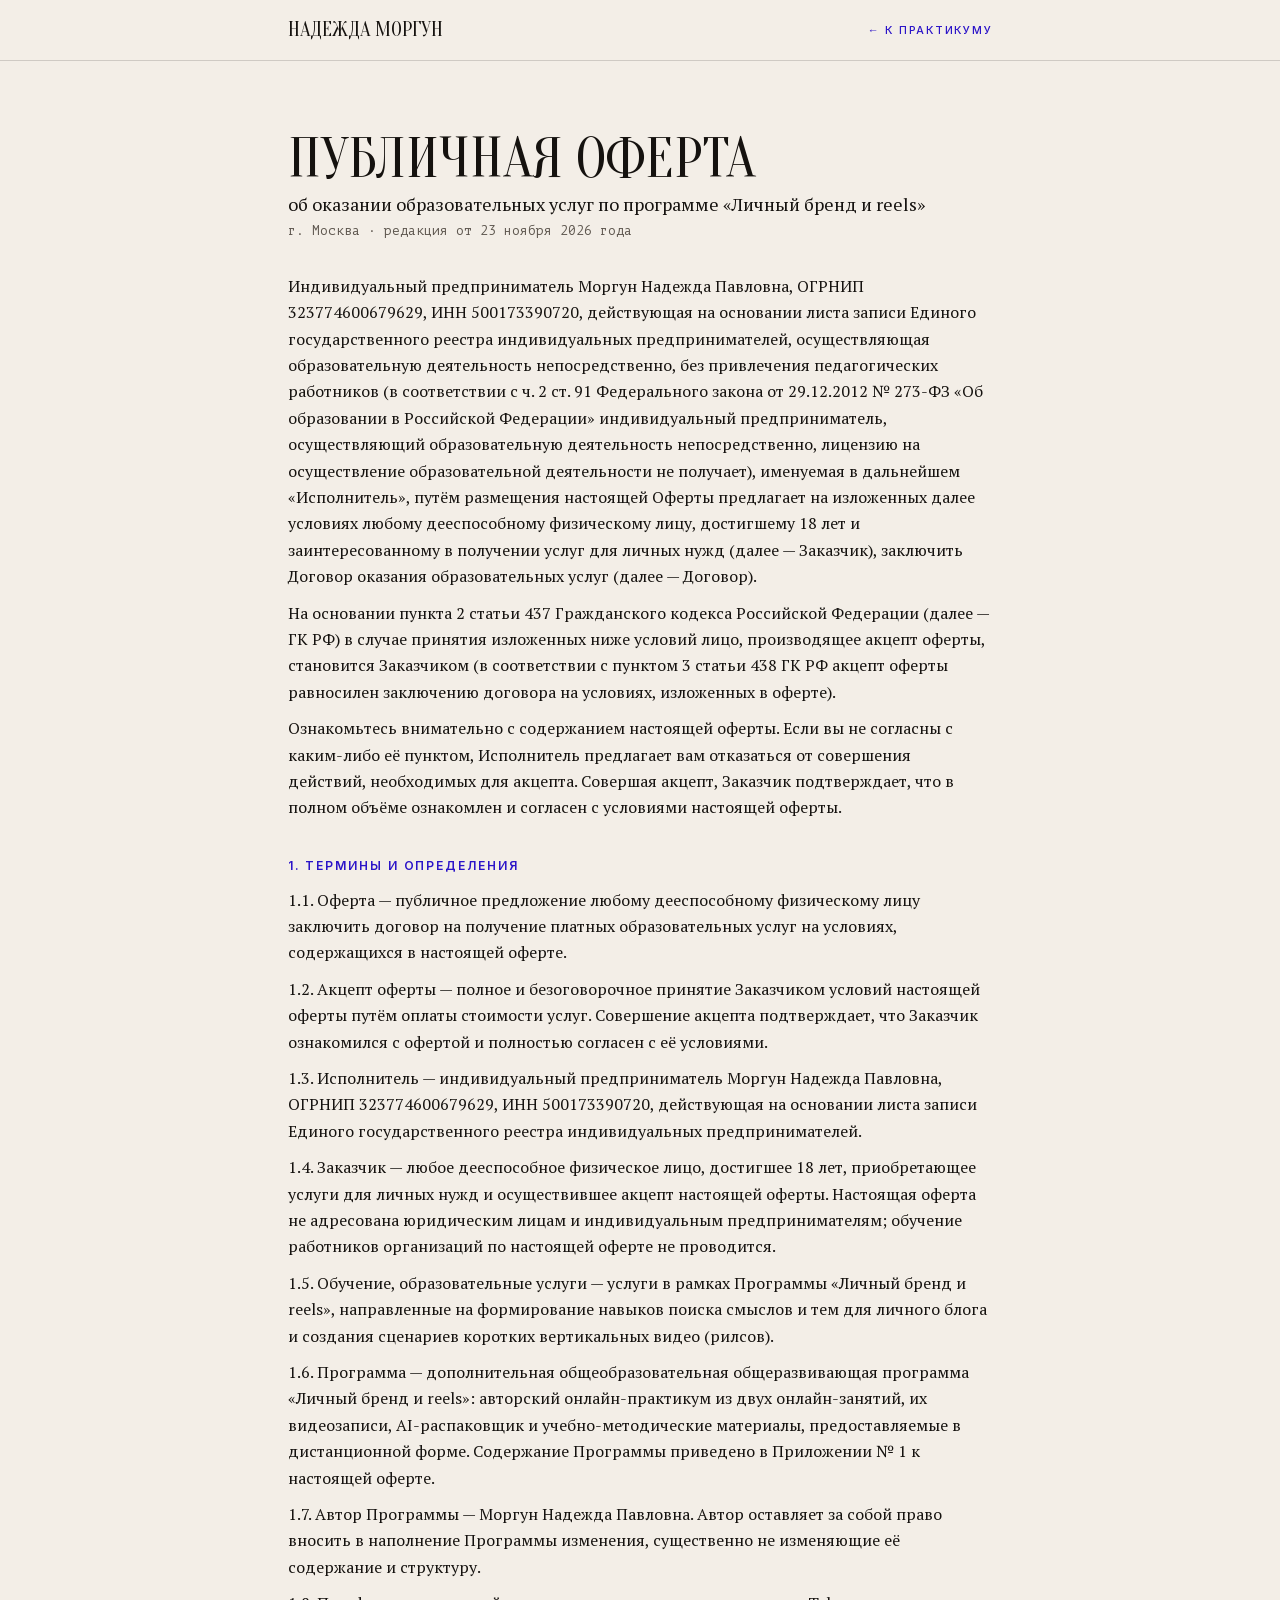
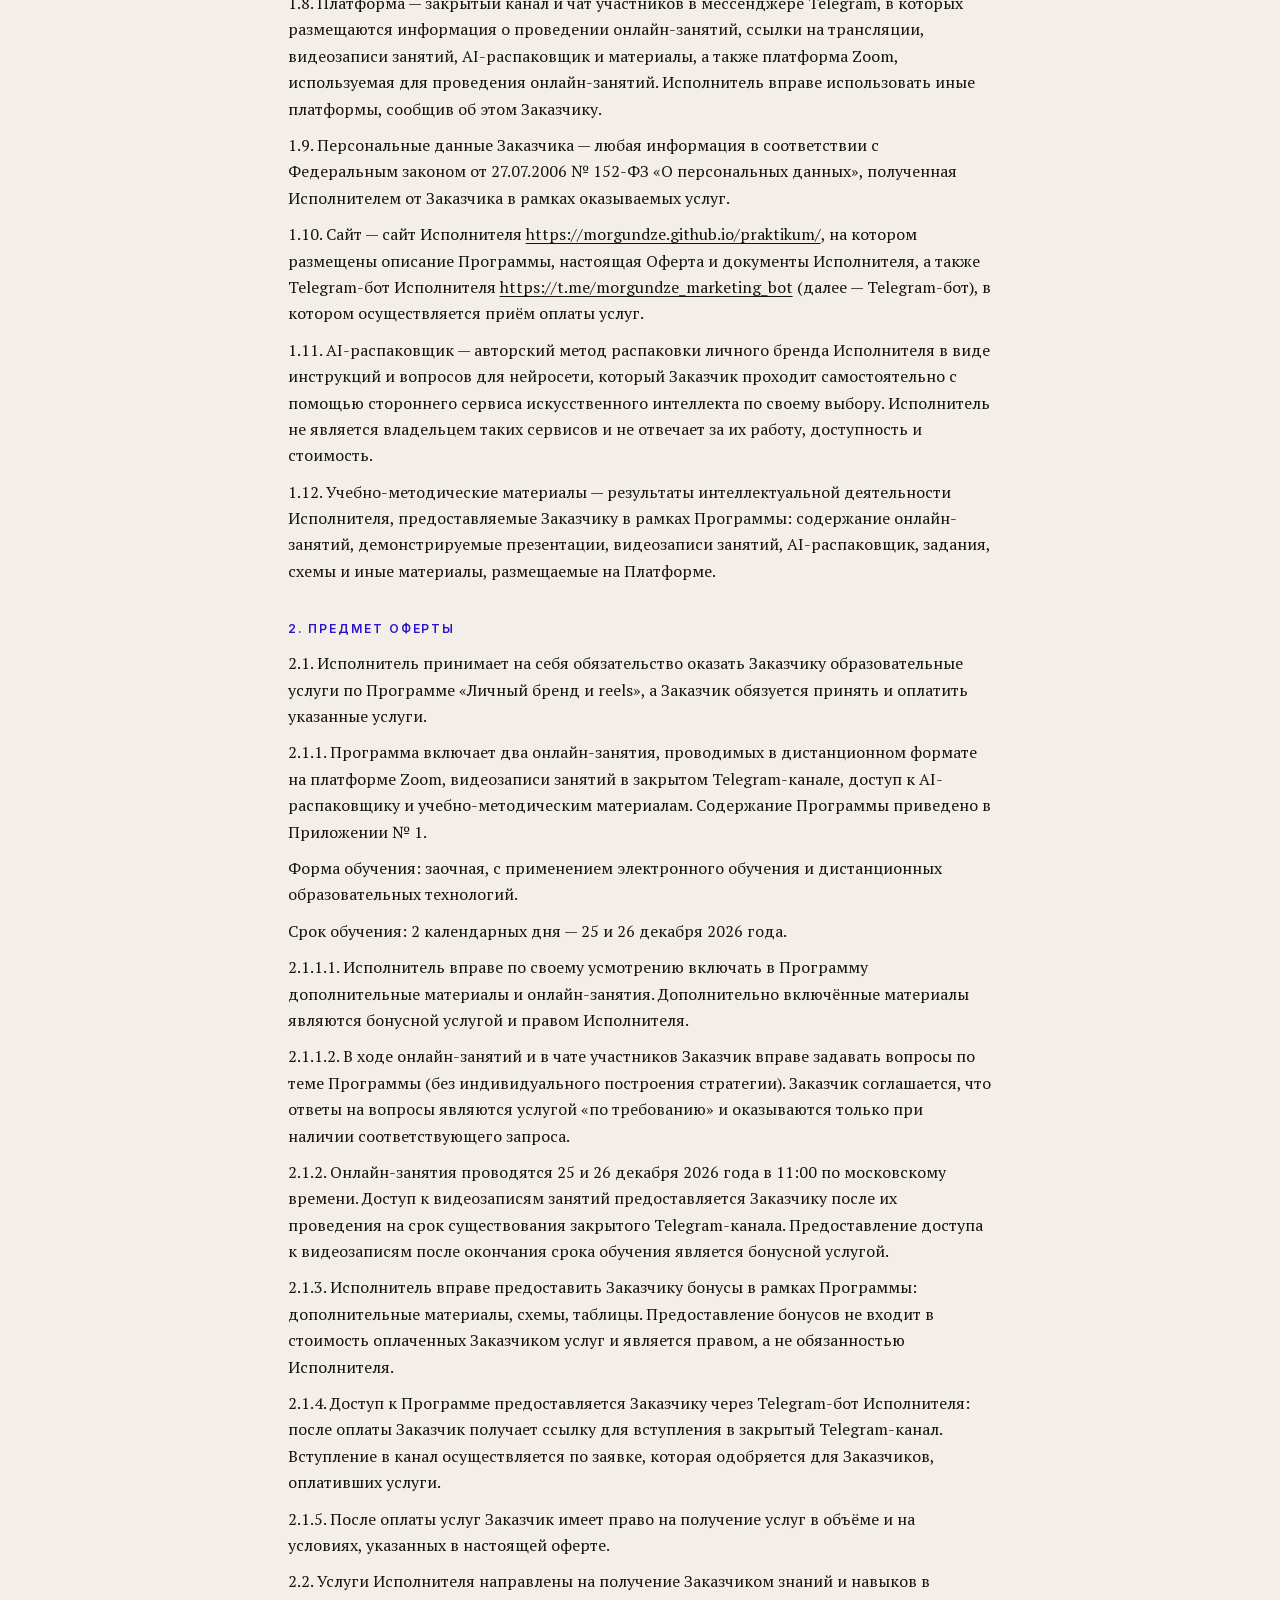
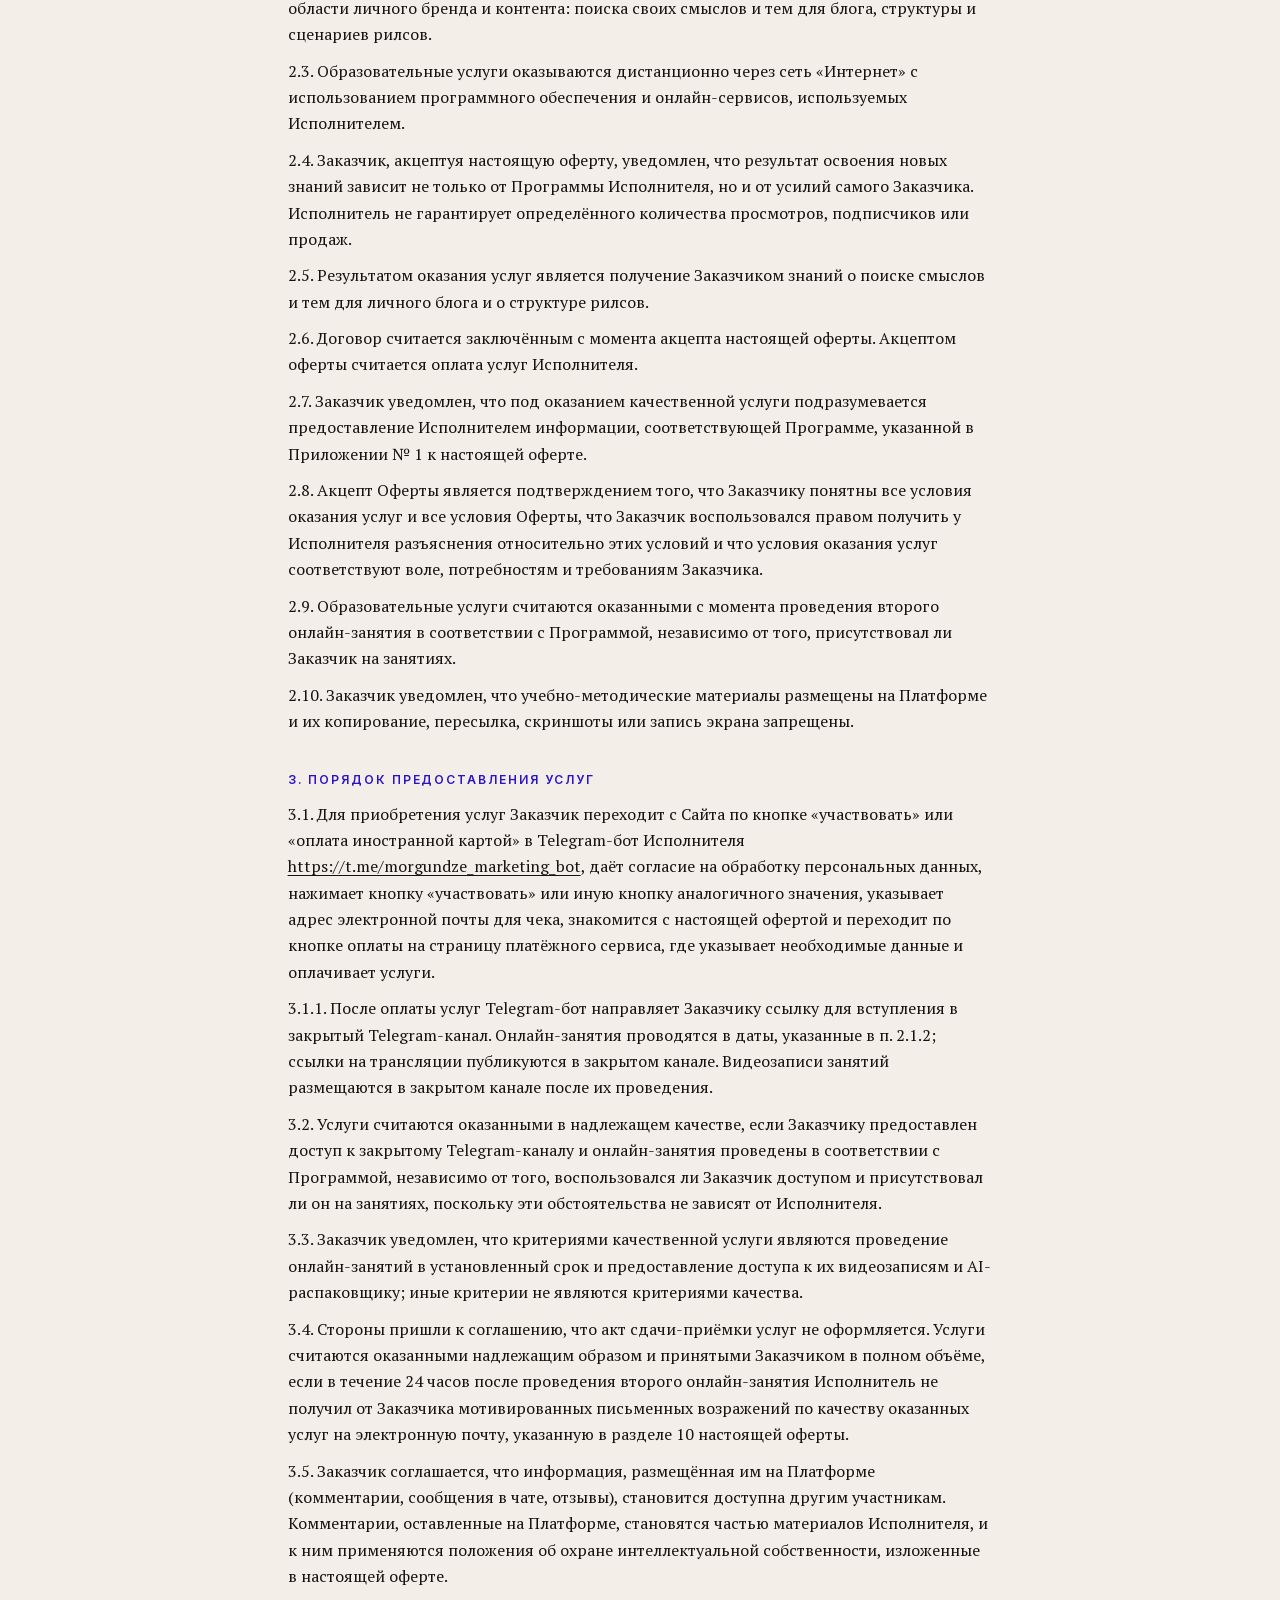
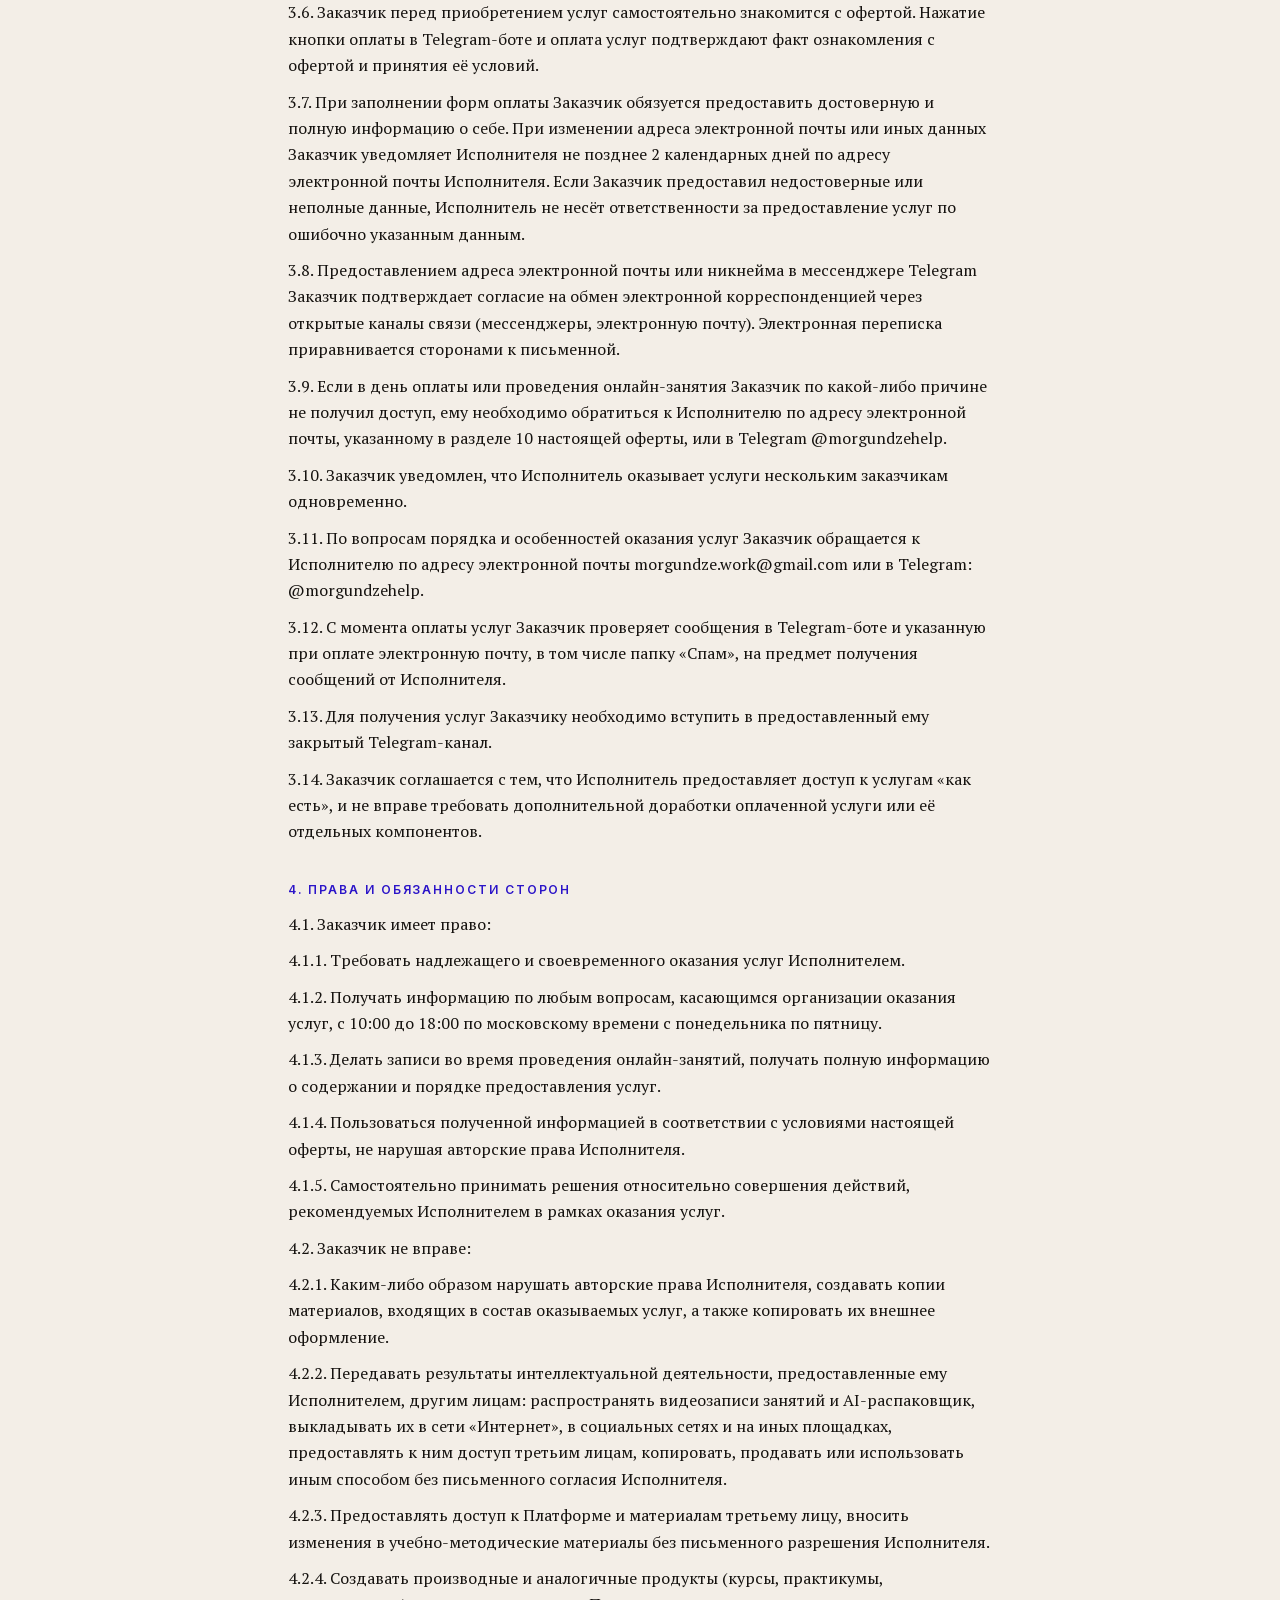
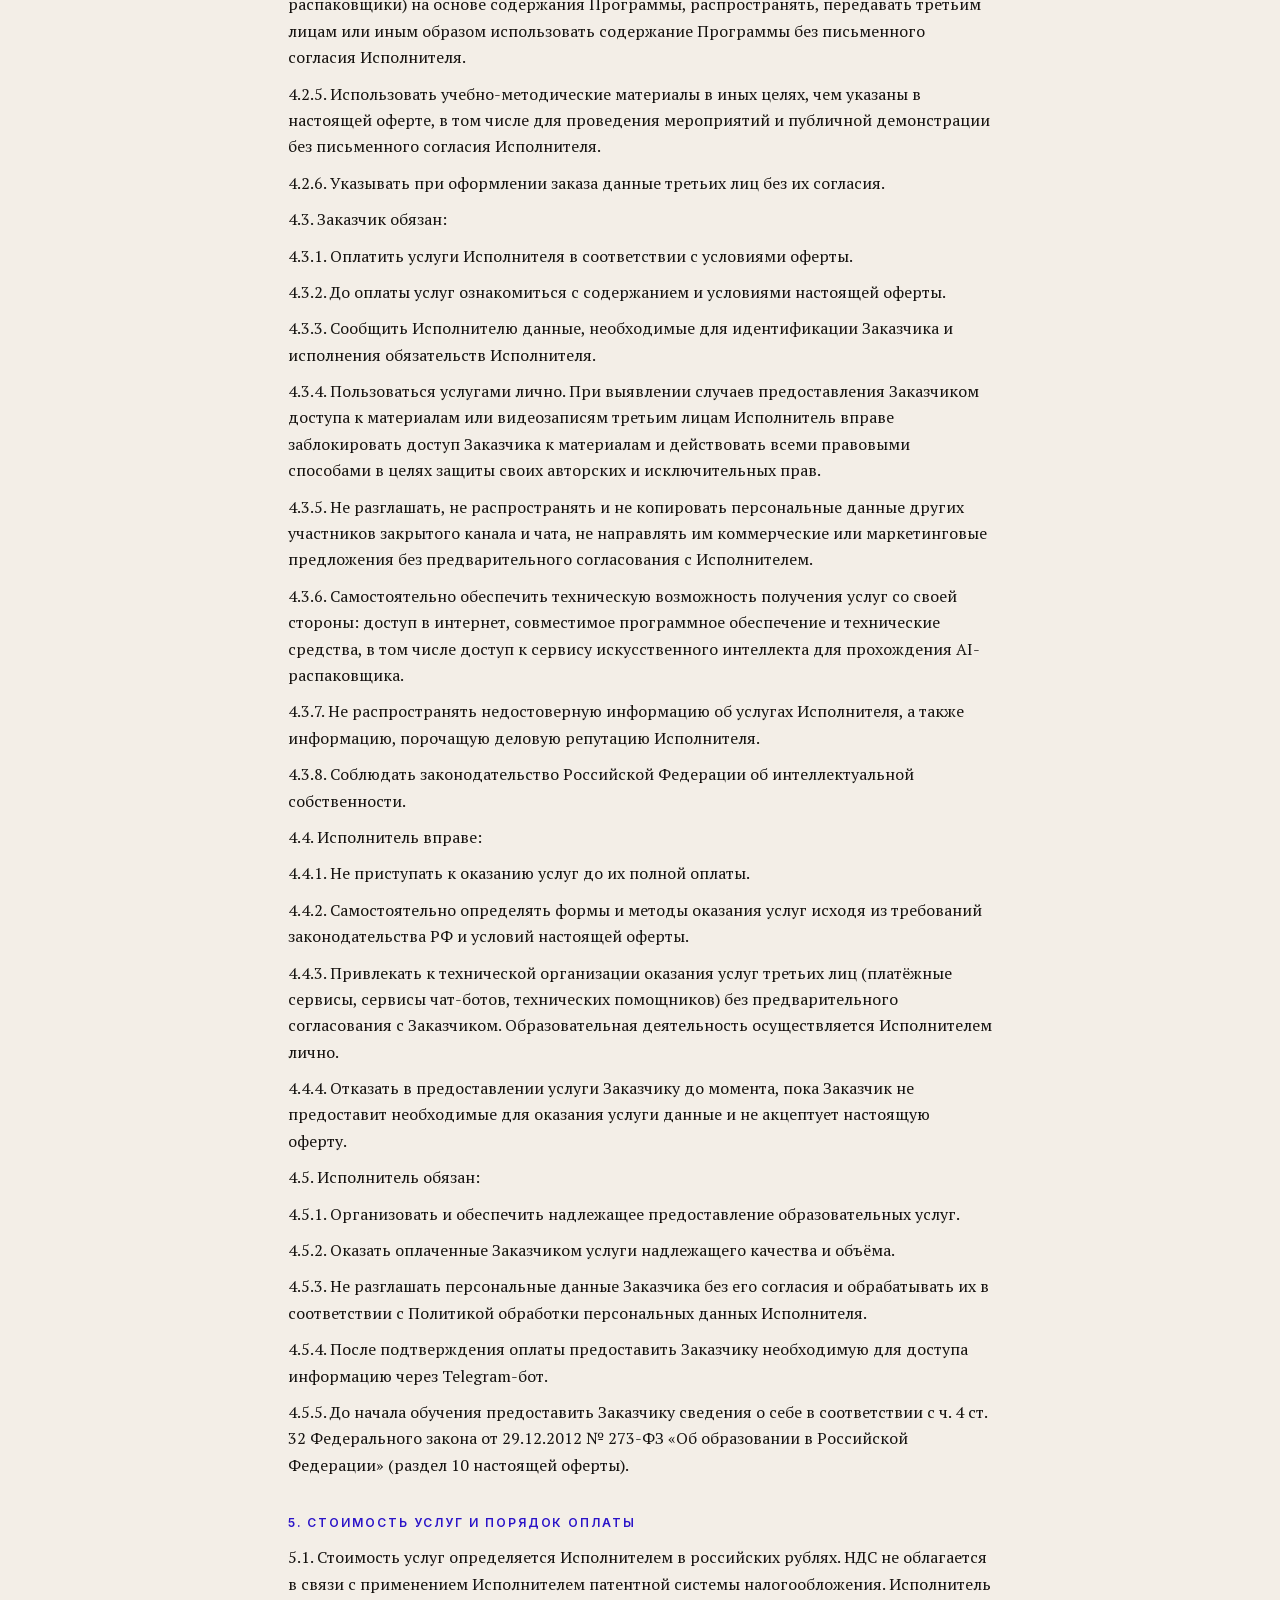
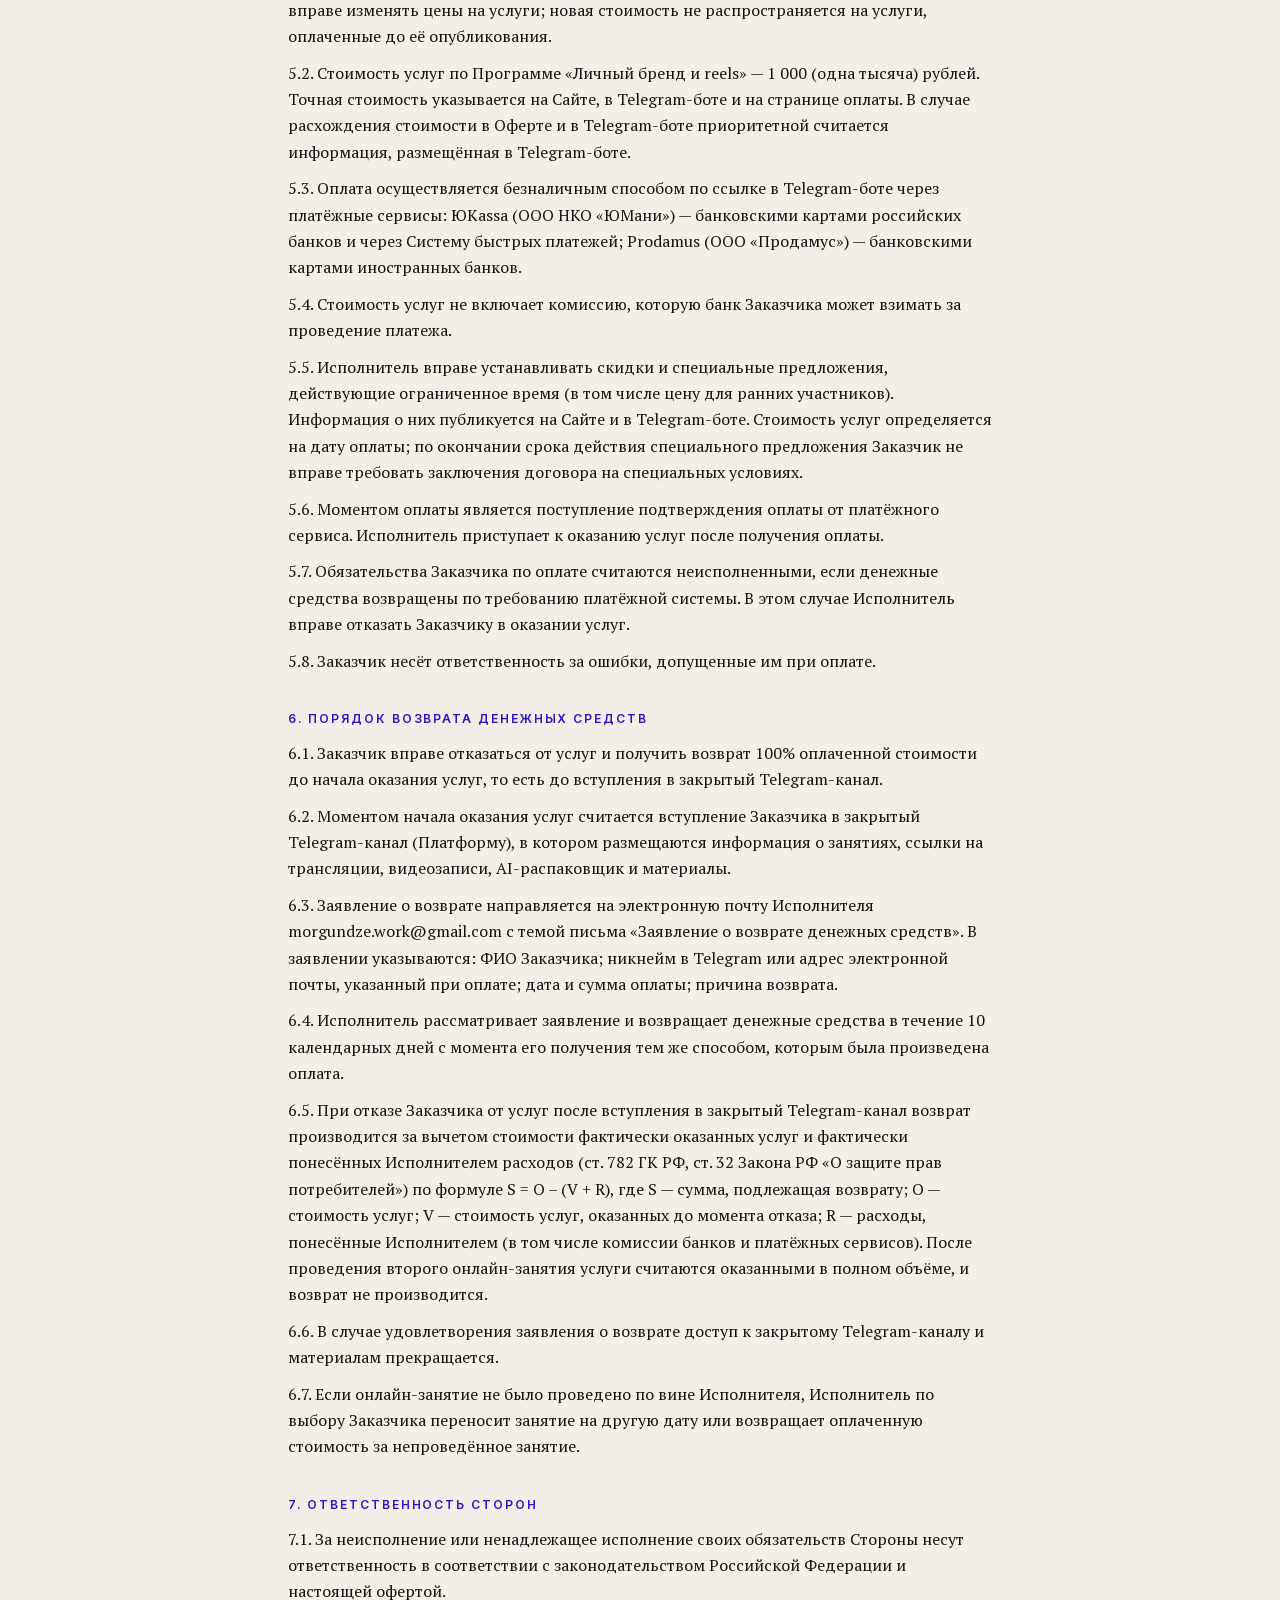
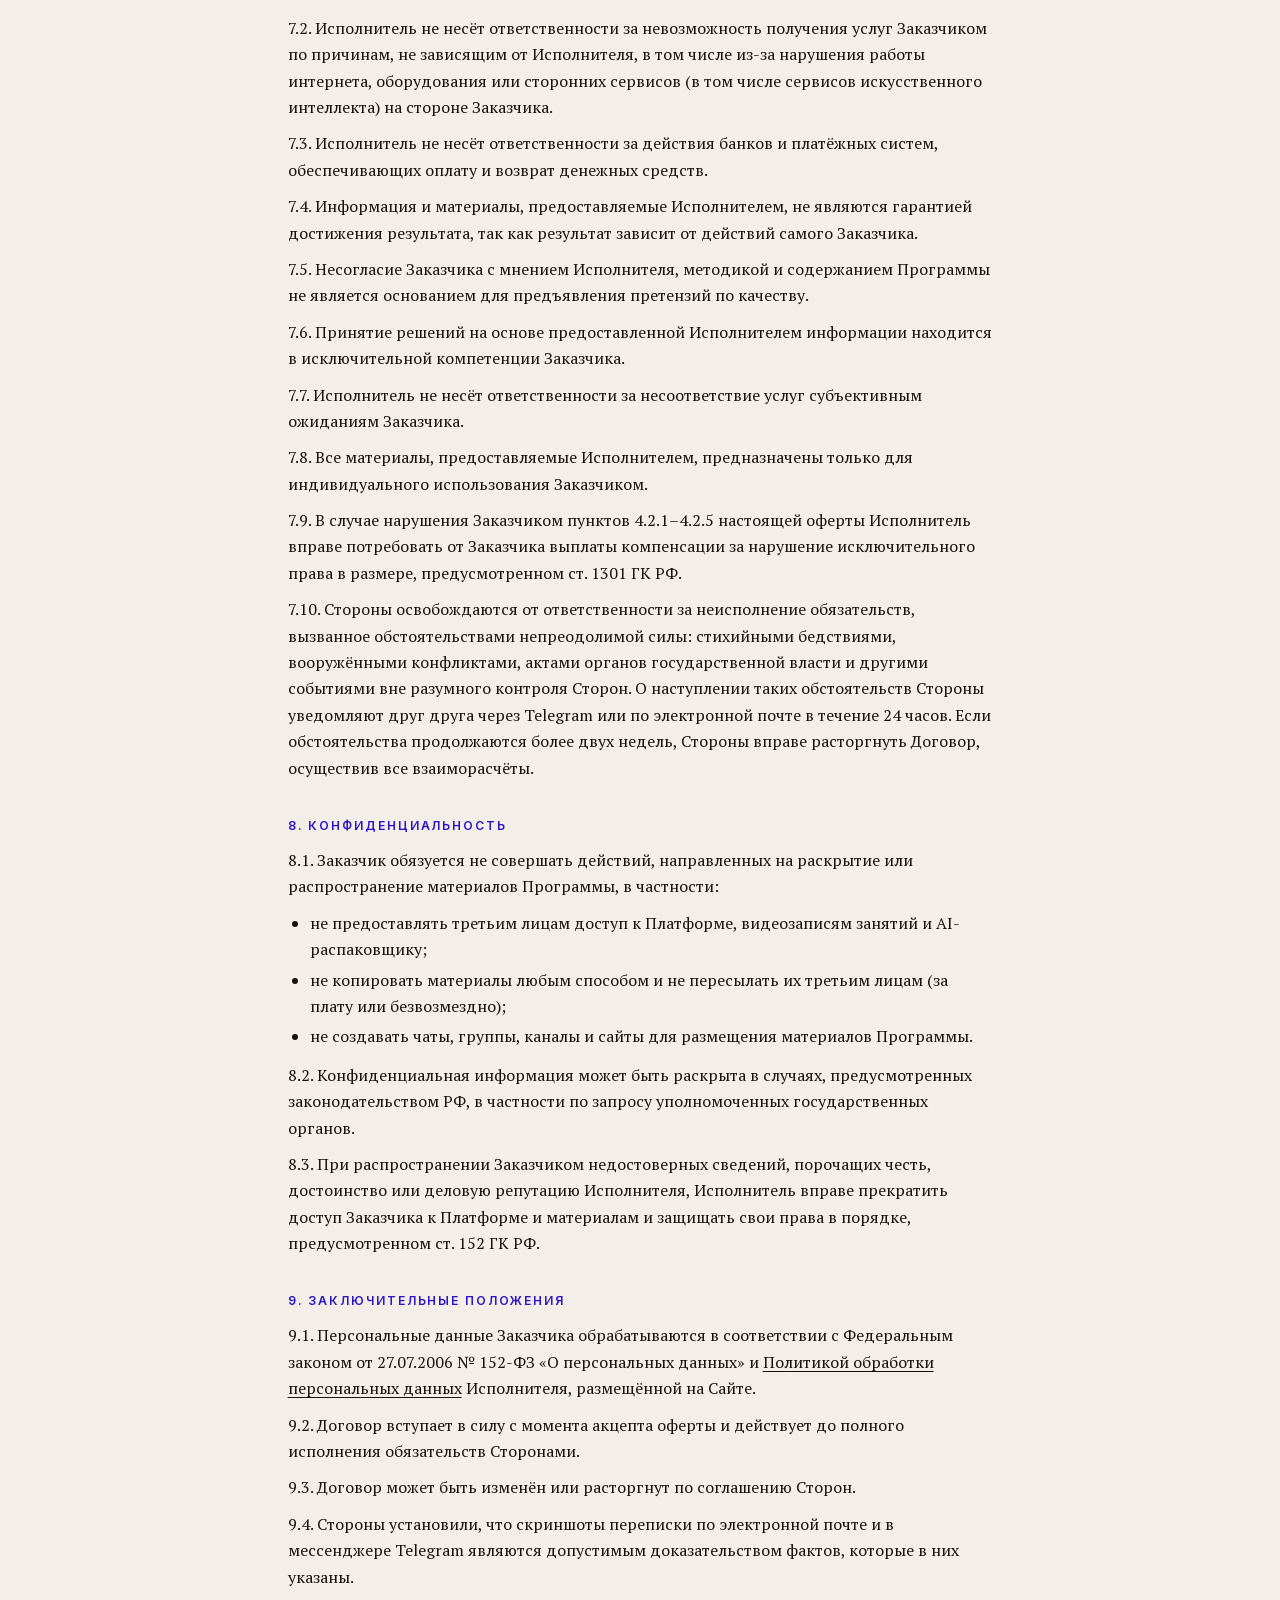
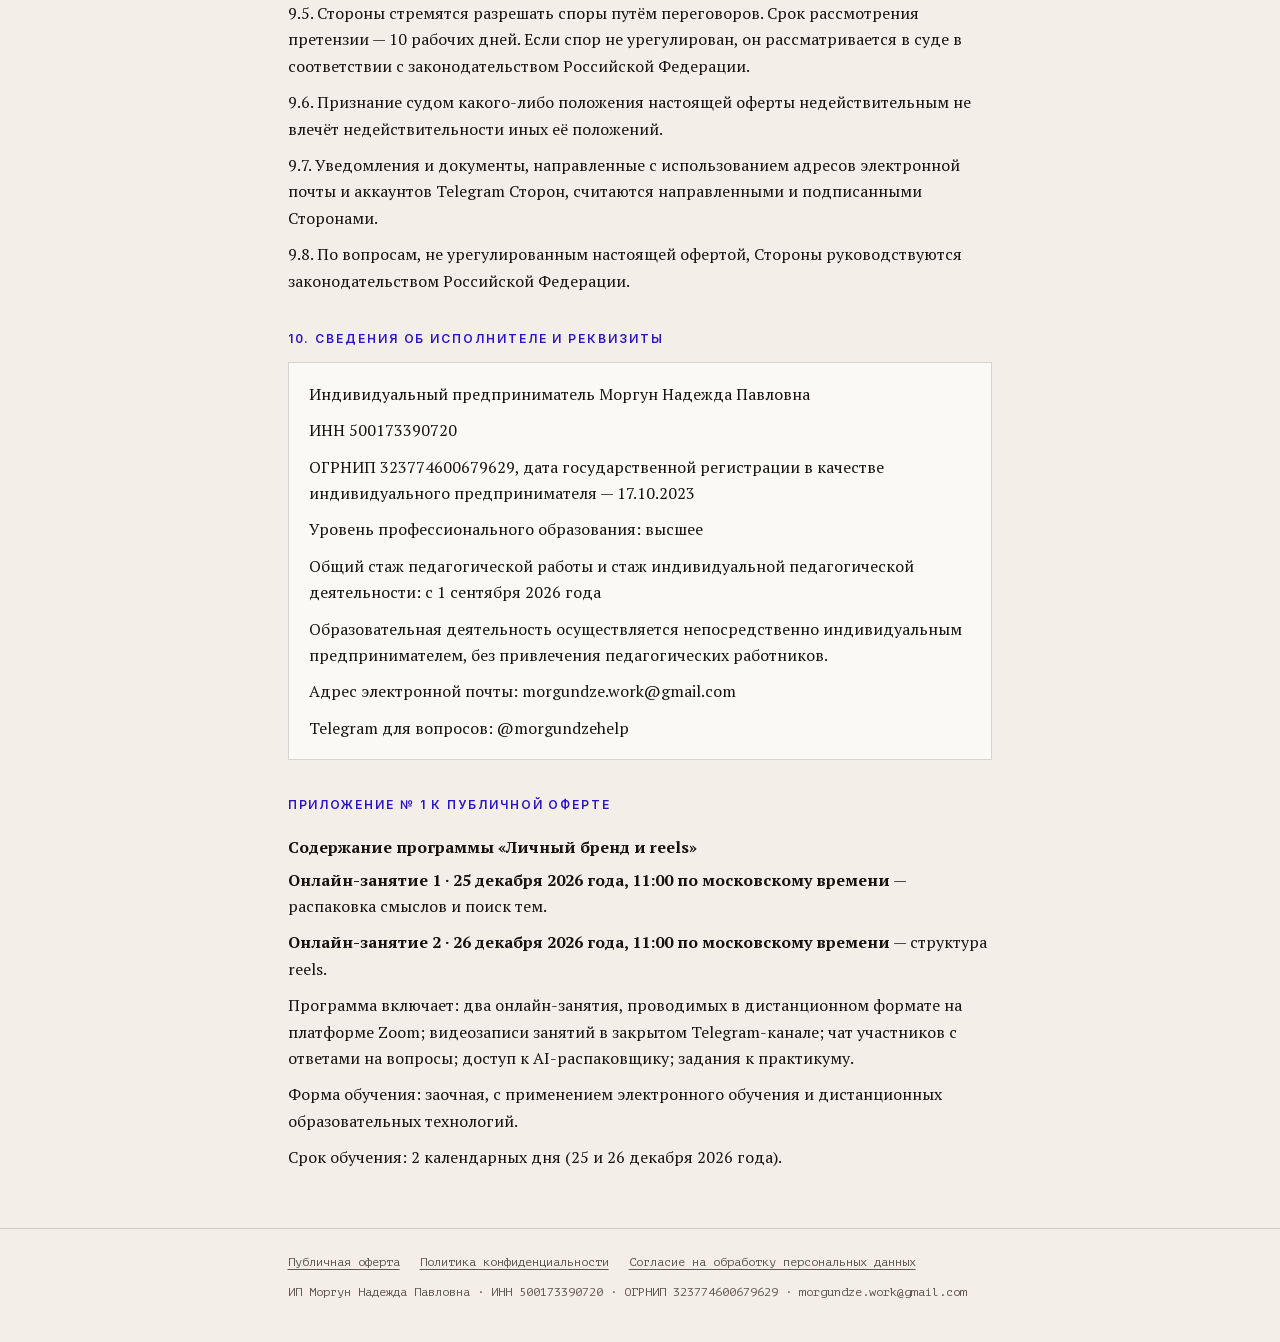
<file: praktikum/oferta.html>
<!doctype html>
<html lang="ru">
<head>
<meta charset="utf-8">
<meta name="viewport" content="width=device-width, initial-scale=1, viewport-fit=cover">
<title>Публичная оферта — практикум «Личный бренд и reels»</title>
<meta name="robots" content="noindex">
<link rel="stylesheet" href="fonts/fonts.css">
<link rel="stylesheet" href="doc.css">
</head>
<body>
<header class="top"><div class="in"><a class="name" href="./">Надежда Моргун</a><a class="back" href="./">← к практикуму</a></div></header>
<main>
<h1>Публичная оферта</h1>
<p class="sub">об оказании образовательных услуг по программе «Личный бренд и reels»</p>
<p class="ed">г. Москва · редакция от 23 ноября 2026 года</p>

<p>Индивидуальный предприниматель Моргун Надежда Павловна, ОГРНИП 323774600679629, ИНН 500173390720, действующая на основании листа записи Единого государственного реестра индивидуальных предпринимателей, осуществляющая образовательную деятельность непосредственно, без привлечения педагогических работников (в соответствии с ч. 2 ст. 91 Федерального закона от 29.12.2012 № 273-ФЗ «Об образовании в Российской Федерации» индивидуальный предприниматель, осуществляющий образовательную деятельность непосредственно, лицензию на осуществление образовательной деятельности не получает), именуемая в дальнейшем «Исполнитель», путём размещения настоящей Оферты предлагает на изложенных далее условиях любому дееспособному физическому лицу, достигшему 18 лет и заинтересованному в получении услуг для личных нужд (далее — Заказчик), заключить Договор оказания образовательных услуг (далее — Договор).</p>
<p>На основании пункта 2 статьи 437 Гражданского кодекса Российской Федерации (далее — ГК РФ) в случае принятия изложенных ниже условий лицо, производящее акцепт оферты, становится Заказчиком (в соответствии с пунктом 3 статьи 438 ГК РФ акцепт оферты равносилен заключению договора на условиях, изложенных в оферте).</p>
<p>Ознакомьтесь внимательно с содержанием настоящей оферты. Если вы не согласны с каким-либо её пунктом, Исполнитель предлагает вам отказаться от совершения действий, необходимых для акцепта. Совершая акцепт, Заказчик подтверждает, что в полном объёме ознакомлен и согласен с условиями настоящей оферты.</p>

<h2>1. Термины и определения</h2>
<p>1.1. Оферта — публичное предложение любому дееспособному физическому лицу заключить договор на получение платных образовательных услуг на условиях, содержащихся в настоящей оферте.</p>
<p>1.2. Акцепт оферты — полное и безоговорочное принятие Заказчиком условий настоящей оферты путём оплаты стоимости услуг. Совершение акцепта подтверждает, что Заказчик ознакомился с офертой и полностью согласен с её условиями.</p>
<p>1.3. Исполнитель — индивидуальный предприниматель Моргун Надежда Павловна, ОГРНИП 323774600679629, ИНН 500173390720, действующая на основании листа записи Единого государственного реестра индивидуальных предпринимателей.</p>
<p>1.4. Заказчик — любое дееспособное физическое лицо, достигшее 18 лет, приобретающее услуги для личных нужд и осуществившее акцепт настоящей оферты. Настоящая оферта не адресована юридическим лицам и индивидуальным предпринимателям; обучение работников организаций по настоящей оферте не проводится.</p>
<p>1.5. Обучение, образовательные услуги — услуги в рамках Программы «Личный бренд и reels», направленные на формирование навыков поиска смыслов и тем для личного блога и создания сценариев коротких вертикальных видео (рилсов).</p>
<p>1.6. Программа — дополнительная общеобразовательная общеразвивающая программа «Личный бренд и reels»: авторский онлайн-практикум из двух онлайн-занятий, их видеозаписи, AI-распаковщик и учебно-методические материалы, предоставляемые в дистанционной форме. Содержание Программы приведено в Приложении № 1 к настоящей оферте.</p>
<p>1.7. Автор Программы — Моргун Надежда Павловна. Автор оставляет за собой право вносить в наполнение Программы изменения, существенно не изменяющие её содержание и структуру.</p>
<p>1.8. Платформа — закрытый канал и чат участников в мессенджере Telegram, в которых размещаются информация о проведении онлайн-занятий, ссылки на трансляции, видеозаписи занятий, AI-распаковщик и материалы, а также платформа Zoom, используемая для проведения онлайн-занятий. Исполнитель вправе использовать иные платформы, сообщив об этом Заказчику.</p>
<p>1.9. Персональные данные Заказчика — любая информация в соответствии с Федеральным законом от 27.07.2006 № 152-ФЗ «О персональных данных», полученная Исполнителем от Заказчика в рамках оказываемых услуг.</p>
<p>1.10. Сайт — сайт Исполнителя <a href="https://morgundze.github.io/praktikum/">https://morgundze.github.io/praktikum/</a>, на котором размещены описание Программы, настоящая Оферта и документы Исполнителя, а также Telegram-бот Исполнителя <a href="https://t.me/morgundze_marketing_bot">https://t.me/morgundze_marketing_bot</a> (далее — Telegram-бот), в котором осуществляется приём оплаты услуг.</p>
<p>1.11. AI-распаковщик — авторский метод распаковки личного бренда Исполнителя в виде инструкций и вопросов для нейросети, который Заказчик проходит самостоятельно с помощью стороннего сервиса искусственного интеллекта по своему выбору. Исполнитель не является владельцем таких сервисов и не отвечает за их работу, доступность и стоимость.</p>
<p>1.12. Учебно-методические материалы — результаты интеллектуальной деятельности Исполнителя, предоставляемые Заказчику в рамках Программы: содержание онлайн-занятий, демонстрируемые презентации, видеозаписи занятий, AI-распаковщик, задания, схемы и иные материалы, размещаемые на Платформе.</p>

<h2>2. Предмет оферты</h2>
<p>2.1. Исполнитель принимает на себя обязательство оказать Заказчику образовательные услуги по Программе «Личный бренд и reels», а Заказчик обязуется принять и оплатить указанные услуги.</p>
<p>2.1.1. Программа включает два онлайн-занятия, проводимых в дистанционном формате на платформе Zoom, видеозаписи занятий в закрытом Telegram-канале, доступ к AI-распаковщику и учебно-методическим материалам. Содержание Программы приведено в Приложении № 1.</p>
<p>Форма обучения: заочная, с применением электронного обучения и дистанционных образовательных технологий.</p>
<p>Срок обучения: 2 календарных дня — 25 и 26 декабря 2026 года.</p>
<p>2.1.1.1. Исполнитель вправе по своему усмотрению включать в Программу дополнительные материалы и онлайн-занятия. Дополнительно включённые материалы являются бонусной услугой и правом Исполнителя.</p>
<p>2.1.1.2. В ходе онлайн-занятий и в чате участников Заказчик вправе задавать вопросы по теме Программы (без индивидуального построения стратегии). Заказчик соглашается, что ответы на вопросы являются услугой «по требованию» и оказываются только при наличии соответствующего запроса.</p>
<p>2.1.2. Онлайн-занятия проводятся 25 и 26 декабря 2026 года в 11:00 по московскому времени. Доступ к видеозаписям занятий предоставляется Заказчику после их проведения на срок существования закрытого Telegram-канала. Предоставление доступа к видеозаписям после окончания срока обучения является бонусной услугой.</p>
<p>2.1.3. Исполнитель вправе предоставить Заказчику бонусы в рамках Программы: дополнительные материалы, схемы, таблицы. Предоставление бонусов не входит в стоимость оплаченных Заказчиком услуг и является правом, а не обязанностью Исполнителя.</p>
<p>2.1.4. Доступ к Программе предоставляется Заказчику через Telegram-бот Исполнителя: после оплаты Заказчик получает ссылку для вступления в закрытый Telegram-канал. Вступление в канал осуществляется по заявке, которая одобряется для Заказчиков, оплативших услуги.</p>
<p>2.1.5. После оплаты услуг Заказчик имеет право на получение услуг в объёме и на условиях, указанных в настоящей оферте.</p>
<p>2.2. Услуги Исполнителя направлены на получение Заказчиком знаний и навыков в области личного бренда и контента: поиска своих смыслов и тем для блога, структуры и сценариев рилсов.</p>
<p>2.3. Образовательные услуги оказываются дистанционно через сеть «Интернет» с использованием программного обеспечения и онлайн-сервисов, используемых Исполнителем.</p>
<p>2.4. Заказчик, акцептуя настоящую оферту, уведомлен, что результат освоения новых знаний зависит не только от Программы Исполнителя, но и от усилий самого Заказчика. Исполнитель не гарантирует определённого количества просмотров, подписчиков или продаж.</p>
<p>2.5. Результатом оказания услуг является получение Заказчиком знаний о поиске смыслов и тем для личного блога и о структуре рилсов.</p>
<p>2.6. Договор считается заключённым с момента акцепта настоящей оферты. Акцептом оферты считается оплата услуг Исполнителя.</p>
<p>2.7. Заказчик уведомлен, что под оказанием качественной услуги подразумевается предоставление Исполнителем информации, соответствующей Программе, указанной в Приложении № 1 к настоящей оферте.</p>
<p>2.8. Акцепт Оферты является подтверждением того, что Заказчику понятны все условия оказания услуг и все условия Оферты, что Заказчик воспользовался правом получить у Исполнителя разъяснения относительно этих условий и что условия оказания услуг соответствуют воле, потребностям и требованиям Заказчика.</p>
<p>2.9. Образовательные услуги считаются оказанными с момента проведения второго онлайн-занятия в соответствии с Программой, независимо от того, присутствовал ли Заказчик на занятиях.</p>
<p>2.10. Заказчик уведомлен, что учебно-методические материалы размещены на Платформе и их копирование, пересылка, скриншоты или запись экрана запрещены.</p>

<h2>3. Порядок предоставления услуг</h2>
<p>3.1. Для приобретения услуг Заказчик переходит с Сайта по кнопке «участвовать» или «оплата иностранной картой» в Telegram-бот Исполнителя <a href="https://t.me/morgundze_marketing_bot">https://t.me/morgundze_marketing_bot</a>, даёт согласие на обработку персональных данных, нажимает кнопку «участвовать» или иную кнопку аналогичного значения, указывает адрес электронной почты для чека, знакомится с настоящей офертой и переходит по кнопке оплаты на страницу платёжного сервиса, где указывает необходимые данные и оплачивает услуги.</p>
<p>3.1.1. После оплаты услуг Telegram-бот направляет Заказчику ссылку для вступления в закрытый Telegram-канал. Онлайн-занятия проводятся в даты, указанные в п. 2.1.2; ссылки на трансляции публикуются в закрытом канале. Видеозаписи занятий размещаются в закрытом канале после их проведения.</p>
<p>3.2. Услуги считаются оказанными в надлежащем качестве, если Заказчику предоставлен доступ к закрытому Telegram-каналу и онлайн-занятия проведены в соответствии с Программой, независимо от того, воспользовался ли Заказчик доступом и присутствовал ли он на занятиях, поскольку эти обстоятельства не зависят от Исполнителя.</p>
<p>3.3. Заказчик уведомлен, что критериями качественной услуги являются проведение онлайн-занятий в установленный срок и предоставление доступа к их видеозаписям и AI-распаковщику; иные критерии не являются критериями качества.</p>
<p>3.4. Стороны пришли к соглашению, что акт сдачи-приёмки услуг не оформляется. Услуги считаются оказанными надлежащим образом и принятыми Заказчиком в полном объёме, если в течение 24 часов после проведения второго онлайн-занятия Исполнитель не получил от Заказчика мотивированных письменных возражений по качеству оказанных услуг на электронную почту, указанную в разделе 10 настоящей оферты.</p>
<p>3.5. Заказчик соглашается, что информация, размещённая им на Платформе (комментарии, сообщения в чате, отзывы), становится доступна другим участникам. Комментарии, оставленные на Платформе, становятся частью материалов Исполнителя, и к ним применяются положения об охране интеллектуальной собственности, изложенные в настоящей оферте.</p>
<p>3.6. Заказчик перед приобретением услуг самостоятельно знакомится с офертой. Нажатие кнопки оплаты в Telegram-боте и оплата услуг подтверждают факт ознакомления с офертой и принятия её условий.</p>
<p>3.7. При заполнении форм оплаты Заказчик обязуется предоставить достоверную и полную информацию о себе. При изменении адреса электронной почты или иных данных Заказчик уведомляет Исполнителя не позднее 2 календарных дней по адресу электронной почты Исполнителя. Если Заказчик предоставил недостоверные или неполные данные, Исполнитель не несёт ответственности за предоставление услуг по ошибочно указанным данным.</p>
<p>3.8. Предоставлением адреса электронной почты или никнейма в мессенджере Telegram Заказчик подтверждает согласие на обмен электронной корреспонденцией через открытые каналы связи (мессенджеры, электронную почту). Электронная переписка приравнивается сторонами к письменной.</p>
<p>3.9. Если в день оплаты или проведения онлайн-занятия Заказчик по какой-либо причине не получил доступ, ему необходимо обратиться к Исполнителю по адресу электронной почты, указанному в разделе 10 настоящей оферты, или в Telegram @morgundzehelp.</p>
<p>3.10. Заказчик уведомлен, что Исполнитель оказывает услуги нескольким заказчикам одновременно.</p>
<p>3.11. По вопросам порядка и особенностей оказания услуг Заказчик обращается к Исполнителю по адресу электронной почты morgundze.work@gmail.com или в Telegram: @morgundzehelp.</p>
<p>3.12. С момента оплаты услуг Заказчик проверяет сообщения в Telegram-боте и указанную при оплате электронную почту, в том числе папку «Спам», на предмет получения сообщений от Исполнителя.</p>
<p>3.13. Для получения услуг Заказчику необходимо вступить в предоставленный ему закрытый Telegram-канал.</p>
<p>3.14. Заказчик соглашается с тем, что Исполнитель предоставляет доступ к услугам «как есть», и не вправе требовать дополнительной доработки оплаченной услуги или её отдельных компонентов.</p>

<h2>4. Права и обязанности сторон</h2>
<p>4.1. Заказчик имеет право:</p>
<p>4.1.1. Требовать надлежащего и своевременного оказания услуг Исполнителем.</p>
<p>4.1.2. Получать информацию по любым вопросам, касающимся организации оказания услуг, с 10:00 до 18:00 по московскому времени с понедельника по пятницу.</p>
<p>4.1.3. Делать записи во время проведения онлайн-занятий, получать полную информацию о содержании и порядке предоставления услуг.</p>
<p>4.1.4. Пользоваться полученной информацией в соответствии с условиями настоящей оферты, не нарушая авторские права Исполнителя.</p>
<p>4.1.5. Самостоятельно принимать решения относительно совершения действий, рекомендуемых Исполнителем в рамках оказания услуг.</p>
<p>4.2. Заказчик не вправе:</p>
<p>4.2.1. Каким-либо образом нарушать авторские права Исполнителя, создавать копии материалов, входящих в состав оказываемых услуг, а также копировать их внешнее оформление.</p>
<p>4.2.2. Передавать результаты интеллектуальной деятельности, предоставленные ему Исполнителем, другим лицам: распространять видеозаписи занятий и AI-распаковщик, выкладывать их в сети «Интернет», в социальных сетях и на иных площадках, предоставлять к ним доступ третьим лицам, копировать, продавать или использовать иным способом без письменного согласия Исполнителя.</p>
<p>4.2.3. Предоставлять доступ к Платформе и материалам третьему лицу, вносить изменения в учебно-методические материалы без письменного разрешения Исполнителя.</p>
<p>4.2.4. Создавать производные и аналогичные продукты (курсы, практикумы, распаковщики) на основе содержания Программы, распространять, передавать третьим лицам или иным образом использовать содержание Программы без письменного согласия Исполнителя.</p>
<p>4.2.5. Использовать учебно-методические материалы в иных целях, чем указаны в настоящей оферте, в том числе для проведения мероприятий и публичной демонстрации без письменного согласия Исполнителя.</p>
<p>4.2.6. Указывать при оформлении заказа данные третьих лиц без их согласия.</p>
<p>4.3. Заказчик обязан:</p>
<p>4.3.1. Оплатить услуги Исполнителя в соответствии с условиями оферты.</p>
<p>4.3.2. До оплаты услуг ознакомиться с содержанием и условиями настоящей оферты.</p>
<p>4.3.3. Сообщить Исполнителю данные, необходимые для идентификации Заказчика и исполнения обязательств Исполнителя.</p>
<p>4.3.4. Пользоваться услугами лично. При выявлении случаев предоставления Заказчиком доступа к материалам или видеозаписям третьим лицам Исполнитель вправе заблокировать доступ Заказчика к материалам и действовать всеми правовыми способами в целях защиты своих авторских и исключительных прав.</p>
<p>4.3.5. Не разглашать, не распространять и не копировать персональные данные других участников закрытого канала и чата, не направлять им коммерческие или маркетинговые предложения без предварительного согласования с Исполнителем.</p>
<p>4.3.6. Самостоятельно обеспечить техническую возможность получения услуг со своей стороны: доступ в интернет, совместимое программное обеспечение и технические средства, в том числе доступ к сервису искусственного интеллекта для прохождения AI-распаковщика.</p>
<p>4.3.7. Не распространять недостоверную информацию об услугах Исполнителя, а также информацию, порочащую деловую репутацию Исполнителя.</p>
<p>4.3.8. Соблюдать законодательство Российской Федерации об интеллектуальной собственности.</p>
<p>4.4. Исполнитель вправе:</p>
<p>4.4.1. Не приступать к оказанию услуг до их полной оплаты.</p>
<p>4.4.2. Самостоятельно определять формы и методы оказания услуг исходя из требований законодательства РФ и условий настоящей оферты.</p>
<p>4.4.3. Привлекать к технической организации оказания услуг третьих лиц (платёжные сервисы, сервисы чат-ботов, технических помощников) без предварительного согласования с Заказчиком. Образовательная деятельность осуществляется Исполнителем лично.</p>
<p>4.4.4. Отказать в предоставлении услуги Заказчику до момента, пока Заказчик не предоставит необходимые для оказания услуги данные и не акцептует настоящую оферту.</p>
<p>4.5. Исполнитель обязан:</p>
<p>4.5.1. Организовать и обеспечить надлежащее предоставление образовательных услуг.</p>
<p>4.5.2. Оказать оплаченные Заказчиком услуги надлежащего качества и объёма.</p>
<p>4.5.3. Не разглашать персональные данные Заказчика без его согласия и обрабатывать их в соответствии с Политикой обработки персональных данных Исполнителя.</p>
<p>4.5.4. После подтверждения оплаты предоставить Заказчику необходимую для доступа информацию через Telegram-бот.</p>
<p>4.5.5. До начала обучения предоставить Заказчику сведения о себе в соответствии с ч. 4 ст. 32 Федерального закона от 29.12.2012 № 273-ФЗ «Об образовании в Российской Федерации» (раздел 10 настоящей оферты).</p>

<h2>5. Стоимость услуг и порядок оплаты</h2>
<p>5.1. Стоимость услуг определяется Исполнителем в российских рублях. НДС не облагается в связи с применением Исполнителем патентной системы налогообложения. Исполнитель вправе изменять цены на услуги; новая стоимость не распространяется на услуги, оплаченные до её опубликования.</p>
<p>5.2. Стоимость услуг по Программе «Личный бренд и reels» — 1 000 (одна тысяча) рублей. Точная стоимость указывается на Сайте, в Telegram-боте и на странице оплаты. В случае расхождения стоимости в Оферте и в Telegram-боте приоритетной считается информация, размещённая в Telegram-боте.</p>
<p>5.3. Оплата осуществляется безналичным способом по ссылке в Telegram-боте через платёжные сервисы: ЮKassa (ООО НКО «ЮМани») — банковскими картами российских банков и через Систему быстрых платежей; Prodamus (ООО «Продамус») — банковскими картами иностранных банков.</p>
<p>5.4. Стоимость услуг не включает комиссию, которую банк Заказчика может взимать за проведение платежа.</p>
<p>5.5. Исполнитель вправе устанавливать скидки и специальные предложения, действующие ограниченное время (в том числе цену для ранних участников). Информация о них публикуется на Сайте и в Telegram-боте. Стоимость услуг определяется на дату оплаты; по окончании срока действия специального предложения Заказчик не вправе требовать заключения договора на специальных условиях.</p>
<p>5.6. Моментом оплаты является поступление подтверждения оплаты от платёжного сервиса. Исполнитель приступает к оказанию услуг после получения оплаты.</p>
<p>5.7. Обязательства Заказчика по оплате считаются неисполненными, если денежные средства возвращены по требованию платёжной системы. В этом случае Исполнитель вправе отказать Заказчику в оказании услуг.</p>
<p>5.8. Заказчик несёт ответственность за ошибки, допущенные им при оплате.</p>

<h2>6. Порядок возврата денежных средств</h2>
<p>6.1. Заказчик вправе отказаться от услуг и получить возврат 100% оплаченной стоимости до начала оказания услуг, то есть до вступления в закрытый Telegram-канал.</p>
<p>6.2. Моментом начала оказания услуг считается вступление Заказчика в закрытый Telegram-канал (Платформу), в котором размещаются информация о занятиях, ссылки на трансляции, видеозаписи, AI-распаковщик и материалы.</p>
<p>6.3. Заявление о возврате направляется на электронную почту Исполнителя morgundze.work@gmail.com с темой письма «Заявление о возврате денежных средств». В заявлении указываются: ФИО Заказчика; никнейм в Telegram или адрес электронной почты, указанный при оплате; дата и сумма оплаты; причина возврата.</p>
<p>6.4. Исполнитель рассматривает заявление и возвращает денежные средства в течение 10 календарных дней с момента его получения тем же способом, которым была произведена оплата.</p>
<p>6.5. При отказе Заказчика от услуг после вступления в закрытый Telegram-канал возврат производится за вычетом стоимости фактически оказанных услуг и фактически понесённых Исполнителем расходов (ст. 782 ГК РФ, ст. 32 Закона РФ «О защите прав потребителей») по формуле S = O – (V + R), где S — сумма, подлежащая возврату; O — стоимость услуг; V — стоимость услуг, оказанных до момента отказа; R — расходы, понесённые Исполнителем (в том числе комиссии банков и платёжных сервисов). После проведения второго онлайн-занятия услуги считаются оказанными в полном объёме, и возврат не производится.</p>
<p>6.6. В случае удовлетворения заявления о возврате доступ к закрытому Telegram-каналу и материалам прекращается.</p>
<p>6.7. Если онлайн-занятие не было проведено по вине Исполнителя, Исполнитель по выбору Заказчика переносит занятие на другую дату или возвращает оплаченную стоимость за непроведённое занятие.</p>

<h2>7. Ответственность сторон</h2>
<p>7.1. За неисполнение или ненадлежащее исполнение своих обязательств Стороны несут ответственность в соответствии с законодательством Российской Федерации и настоящей офертой.</p>
<p>7.2. Исполнитель не несёт ответственности за невозможность получения услуг Заказчиком по причинам, не зависящим от Исполнителя, в том числе из-за нарушения работы интернета, оборудования или сторонних сервисов (в том числе сервисов искусственного интеллекта) на стороне Заказчика.</p>
<p>7.3. Исполнитель не несёт ответственности за действия банков и платёжных систем, обеспечивающих оплату и возврат денежных средств.</p>
<p>7.4. Информация и материалы, предоставляемые Исполнителем, не являются гарантией достижения результата, так как результат зависит от действий самого Заказчика.</p>
<p>7.5. Несогласие Заказчика с мнением Исполнителя, методикой и содержанием Программы не является основанием для предъявления претензий по качеству.</p>
<p>7.6. Принятие решений на основе предоставленной Исполнителем информации находится в исключительной компетенции Заказчика.</p>
<p>7.7. Исполнитель не несёт ответственности за несоответствие услуг субъективным ожиданиям Заказчика.</p>
<p>7.8. Все материалы, предоставляемые Исполнителем, предназначены только для индивидуального использования Заказчиком.</p>
<p>7.9. В случае нарушения Заказчиком пунктов 4.2.1–4.2.5 настоящей оферты Исполнитель вправе потребовать от Заказчика выплаты компенсации за нарушение исключительного права в размере, предусмотренном ст. 1301 ГК РФ.</p>
<p>7.10. Стороны освобождаются от ответственности за неисполнение обязательств, вызванное обстоятельствами непреодолимой силы: стихийными бедствиями, вооружёнными конфликтами, актами органов государственной власти и другими событиями вне разумного контроля Сторон. О наступлении таких обстоятельств Стороны уведомляют друг друга через Telegram или по электронной почте в течение 24 часов. Если обстоятельства продолжаются более двух недель, Стороны вправе расторгнуть Договор, осуществив все взаиморасчёты.</p>

<h2>8. Конфиденциальность</h2>
<p>8.1. Заказчик обязуется не совершать действий, направленных на раскрытие или распространение материалов Программы, в частности:</p>
<ul>
<li>не предоставлять третьим лицам доступ к Платформе, видеозаписям занятий и AI-распаковщику;</li>
<li>не копировать материалы любым способом и не пересылать их третьим лицам (за плату или безвозмездно);</li>
<li>не создавать чаты, группы, каналы и сайты для размещения материалов Программы.</li>
</ul>
<p>8.2. Конфиденциальная информация может быть раскрыта в случаях, предусмотренных законодательством РФ, в частности по запросу уполномоченных государственных органов.</p>
<p>8.3. При распространении Заказчиком недостоверных сведений, порочащих честь, достоинство или деловую репутацию Исполнителя, Исполнитель вправе прекратить доступ Заказчика к Платформе и материалам и защищать свои права в порядке, предусмотренном ст. 152 ГК РФ.</p>

<h2>9. Заключительные положения</h2>
<p>9.1. Персональные данные Заказчика обрабатываются в соответствии с Федеральным законом от 27.07.2006 № 152-ФЗ «О персональных данных» и <a href="privacy.html">Политикой обработки персональных данных</a> Исполнителя, размещённой на Сайте.</p>
<p>9.2. Договор вступает в силу с момента акцепта оферты и действует до полного исполнения обязательств Сторонами.</p>
<p>9.3. Договор может быть изменён или расторгнут по соглашению Сторон.</p>
<p>9.4. Стороны установили, что скриншоты переписки по электронной почте и в мессенджере Telegram являются допустимым доказательством фактов, которые в них указаны.</p>
<p>9.5. Стороны стремятся разрешать споры путём переговоров. Срок рассмотрения претензии — 10 рабочих дней. Если спор не урегулирован, он рассматривается в суде в соответствии с законодательством Российской Федерации.</p>
<p>9.6. Признание судом какого-либо положения настоящей оферты недействительным не влечёт недействительности иных её положений.</p>
<p>9.7. Уведомления и документы, направленные с использованием адресов электронной почты и аккаунтов Telegram Сторон, считаются направленными и подписанными Сторонами.</p>
<p>9.8. По вопросам, не урегулированным настоящей офертой, Стороны руководствуются законодательством Российской Федерации.</p>

<h2>10. Сведения об исполнителе и реквизиты</h2>
<div class="box">
<p>Индивидуальный предприниматель Моргун Надежда Павловна</p>
<p>ИНН 500173390720</p>
<p>ОГРНИП 323774600679629, дата государственной регистрации в качестве индивидуального предпринимателя — 17.10.2023</p>
<p>Уровень профессионального образования: высшее</p>
<p>Общий стаж педагогической работы и стаж индивидуальной педагогической деятельности: с 1 сентября 2026 года</p>
<p>Образовательная деятельность осуществляется непосредственно индивидуальным предпринимателем, без привлечения педагогических работников.</p>
<p>Адрес электронной почты: morgundze.work@gmail.com</p>
<p>Telegram для вопросов: @morgundzehelp</p>
</div>

<h2>Приложение № 1 к публичной оферте</h2>
<h3>Содержание программы «Личный бренд и reels»</h3>
<p><b>Онлайн-занятие 1 · 25 декабря 2026 года, 11:00 по московскому времени</b> — распаковка смыслов и поиск тем.</p>
<p><b>Онлайн-занятие 2 · 26 декабря 2026 года, 11:00 по московскому времени</b> — структура reels.</p>
<p>Программа включает: два онлайн-занятия, проводимых в дистанционном формате на платформе Zoom; видеозаписи занятий в закрытом Telegram-канале; чат участников с ответами на вопросы; доступ к AI-распаковщику; задания к практикуму.</p>
<p>Форма обучения: заочная, с применением электронного обучения и дистанционных образовательных технологий.</p>
<p>Срок обучения: 2 календарных дня (25 и 26 декабря 2026 года).</p>
</main>
<footer><div class="in">
<nav><a href="oferta.html">Публичная оферта</a><a href="privacy.html">Политика конфиденциальности</a><a href="soglasie.html">Согласие на обработку персональных данных</a></nav>
<p>ИП Моргун Надежда Павловна · ИНН 500173390720 · ОГРНИП 323774600679629 · morgundze.work@gmail.com</p>
</div></footer>
</body>
</html>
</file>
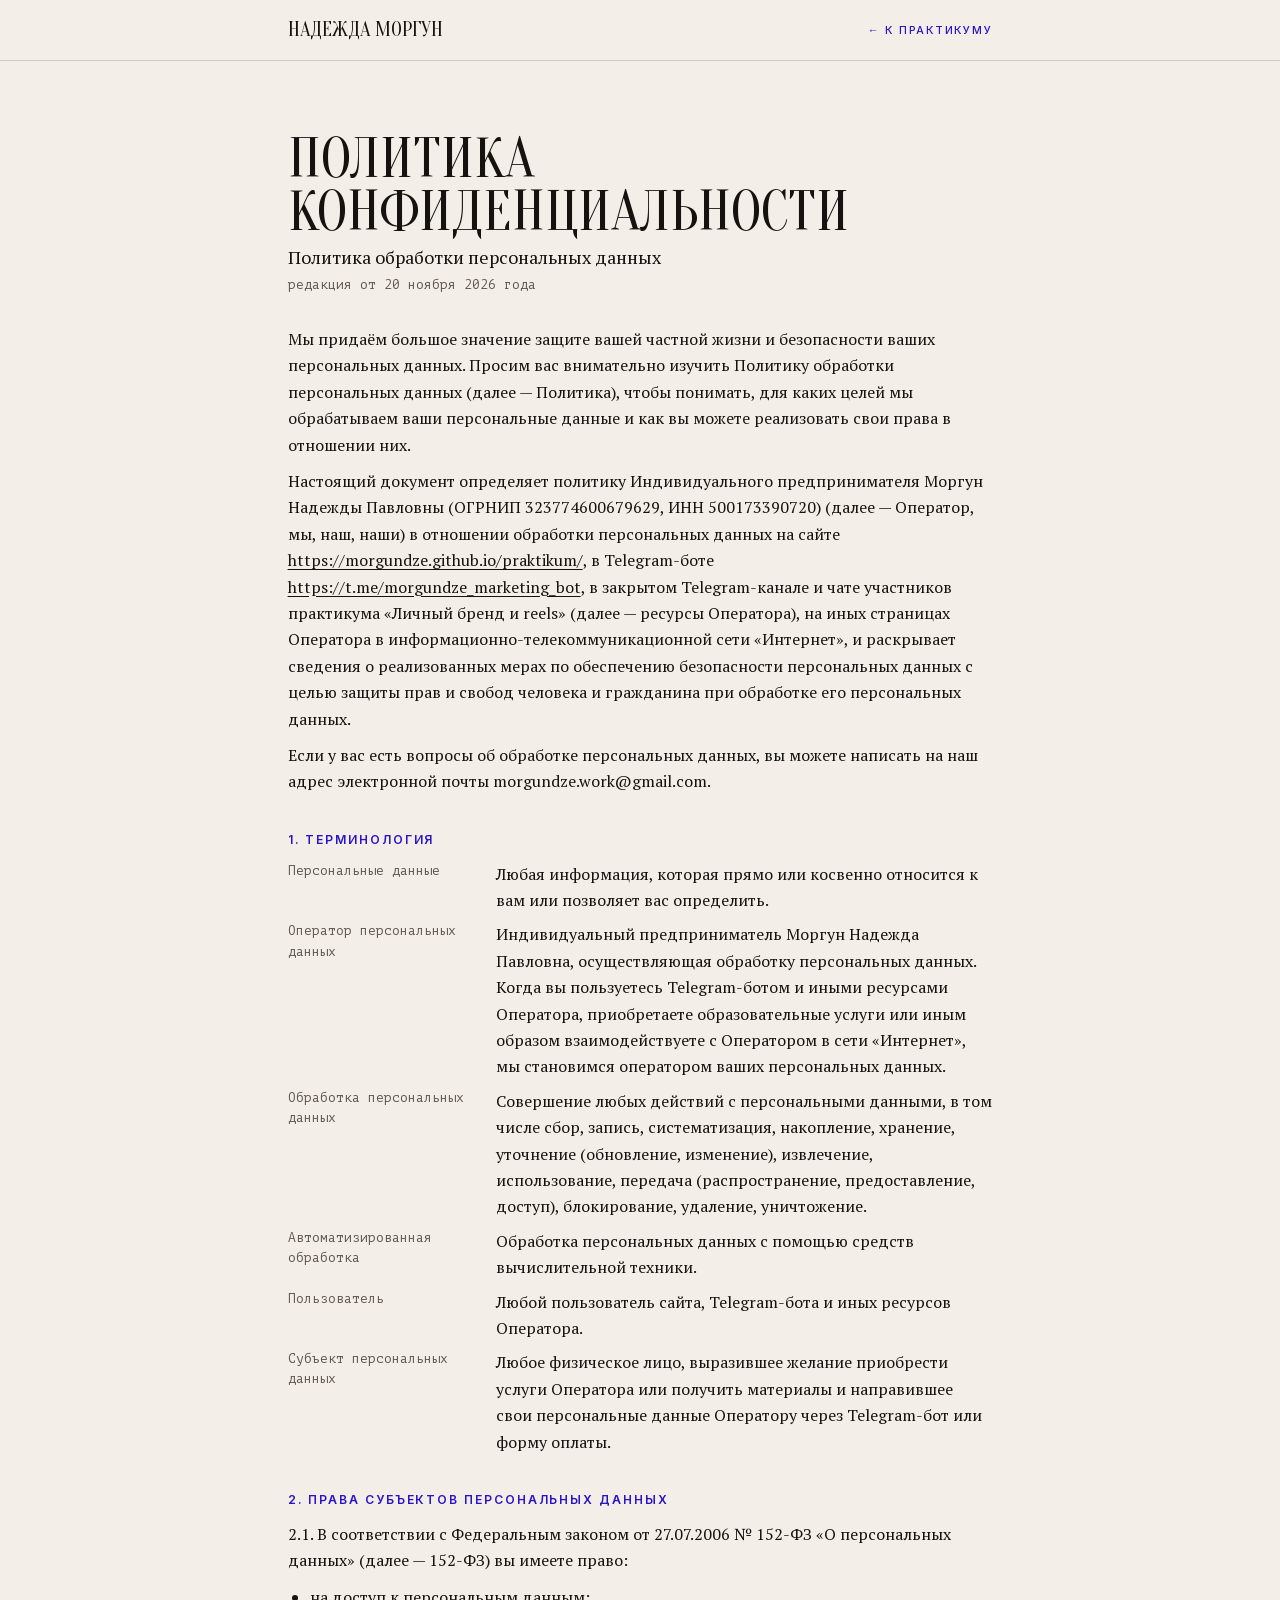
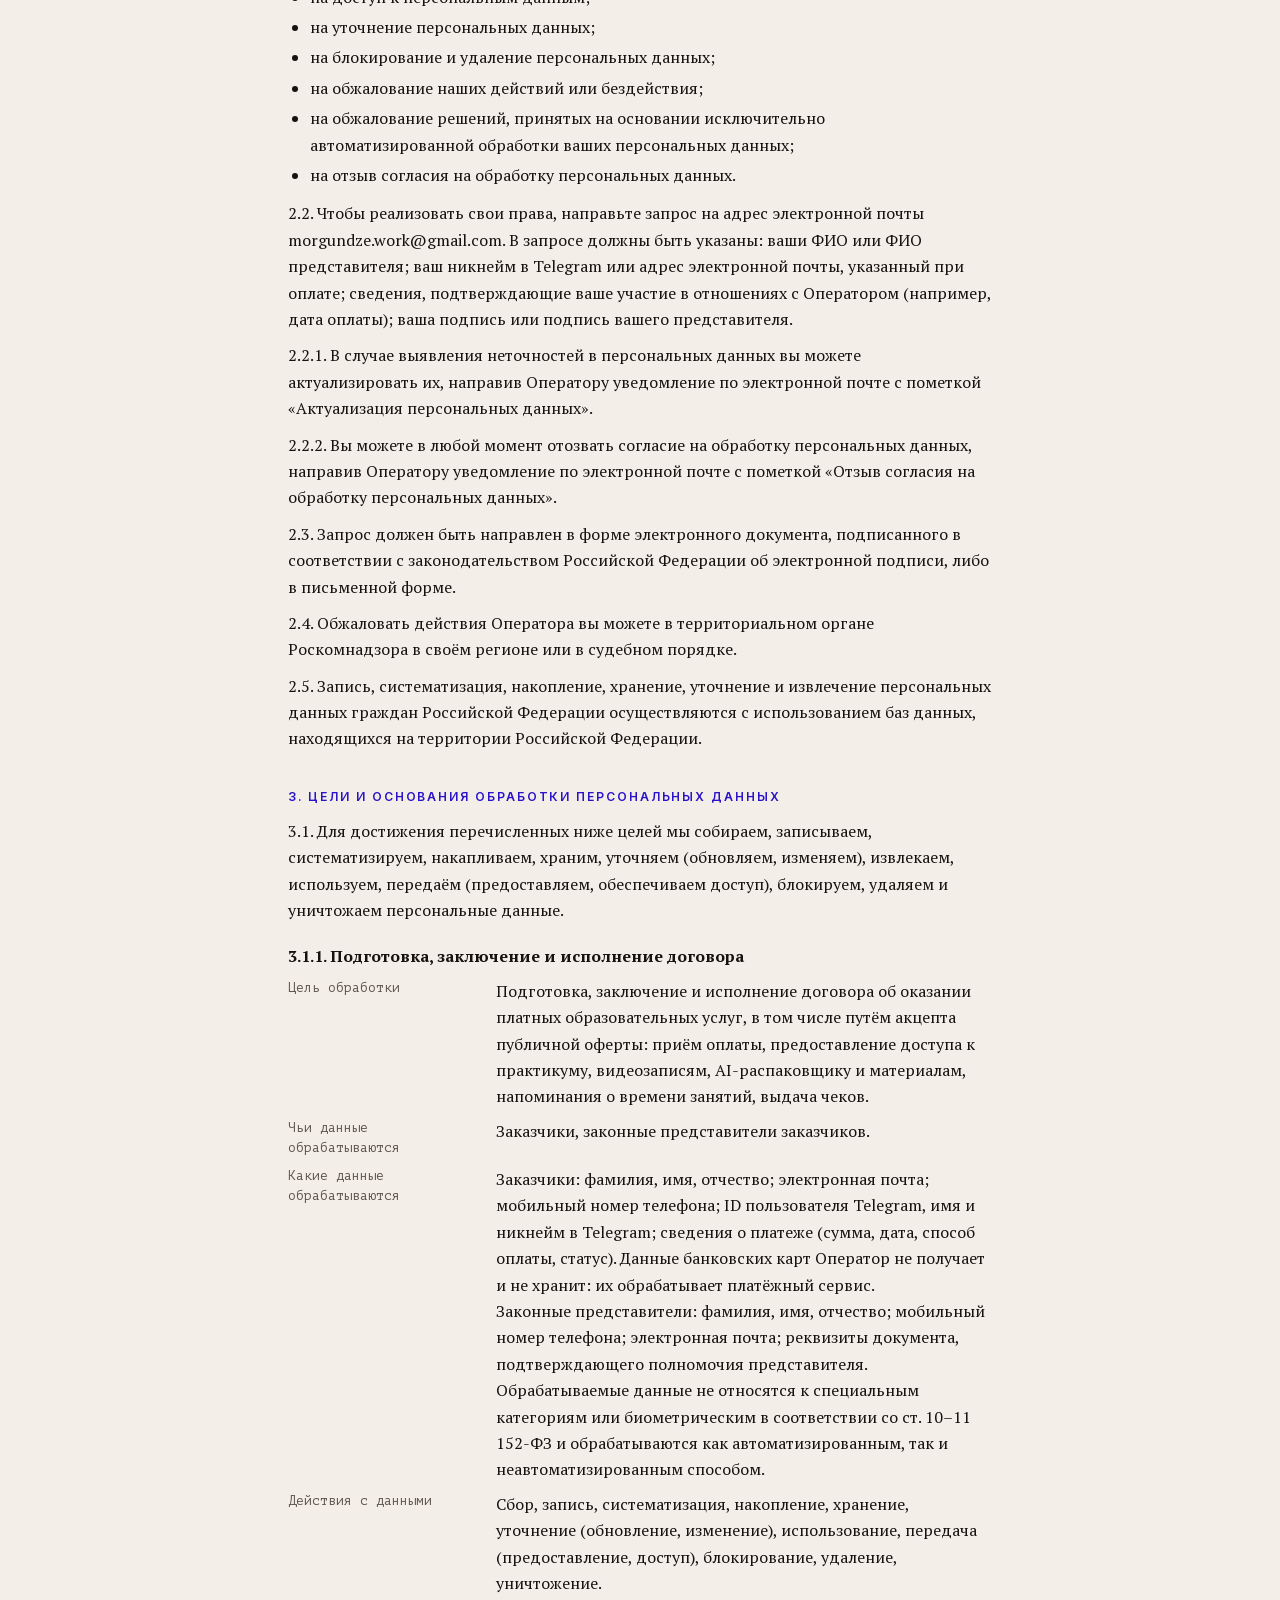
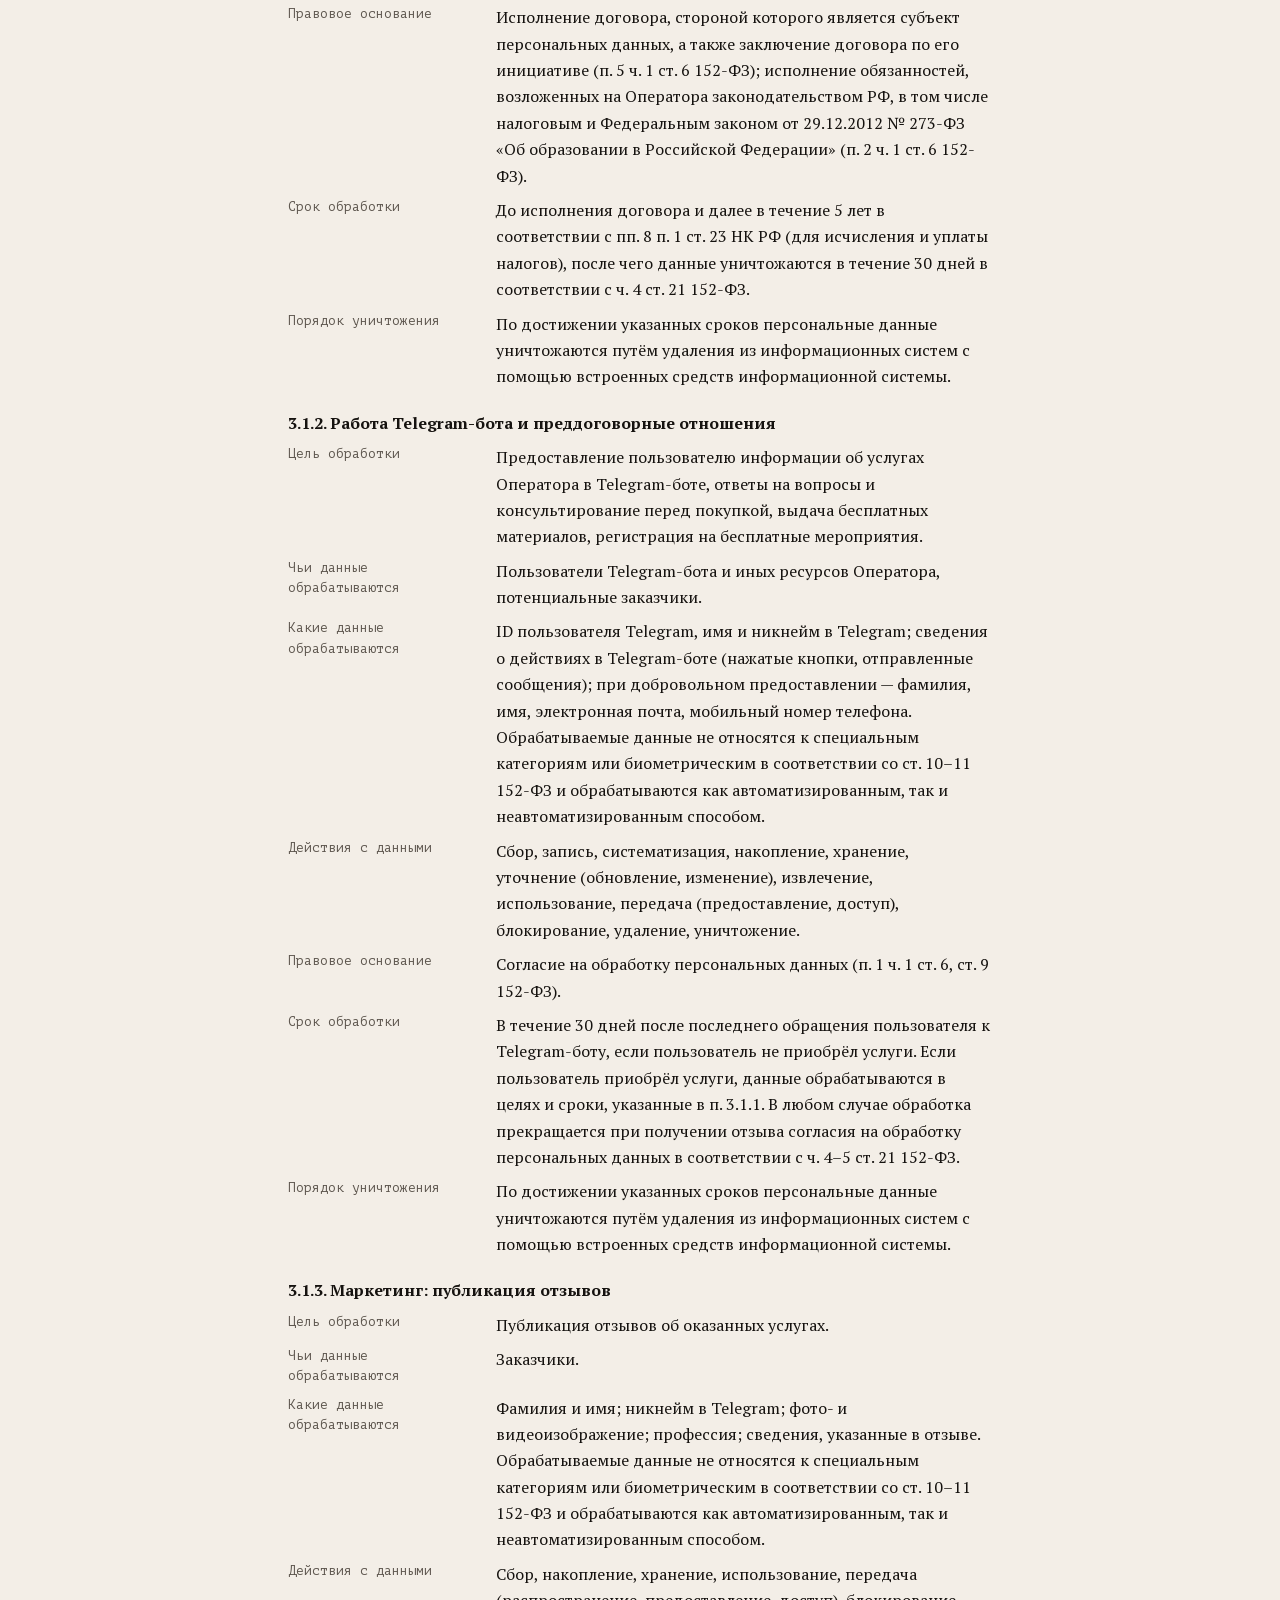
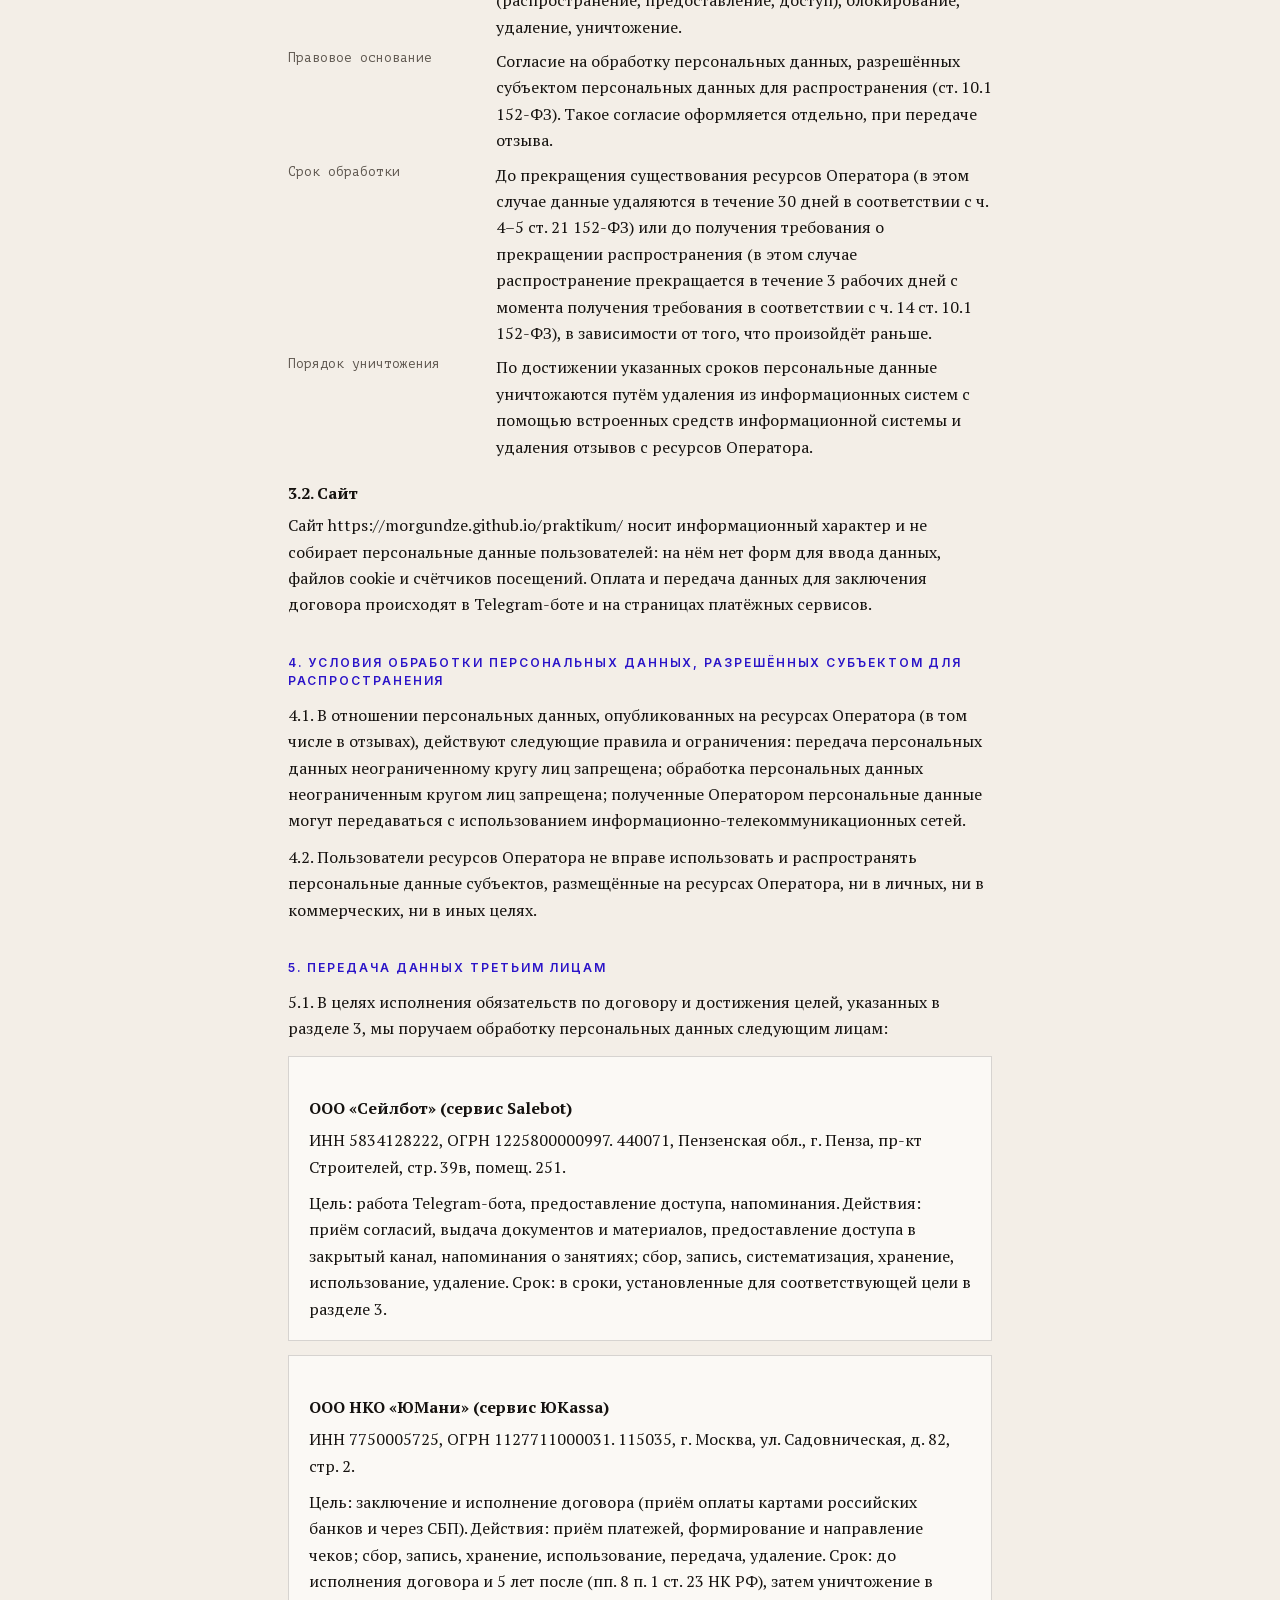
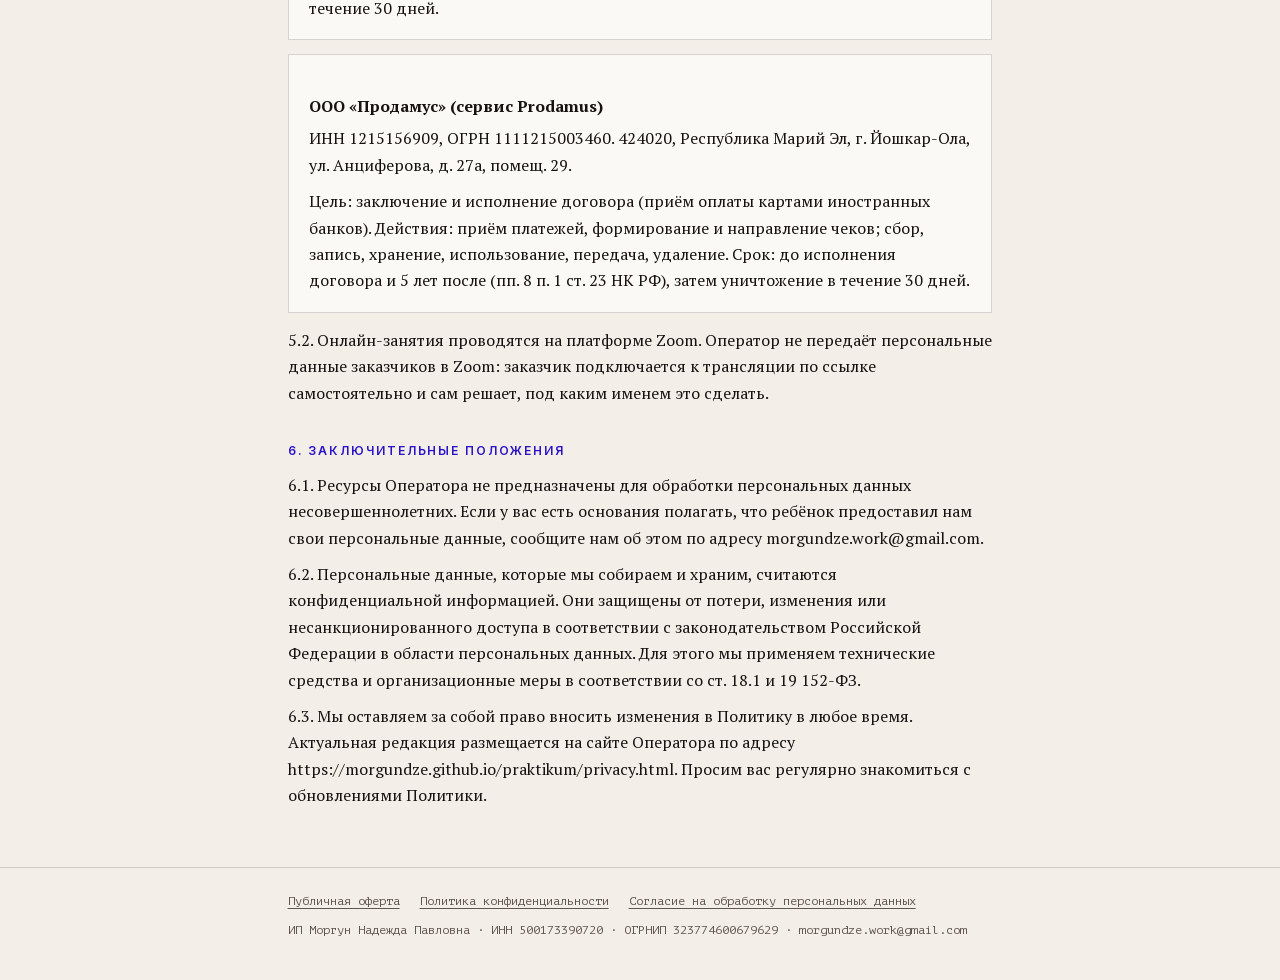
<file: praktikum/privacy.html>
<!doctype html>
<html lang="ru">
<head>
<meta charset="utf-8">
<meta name="viewport" content="width=device-width, initial-scale=1, viewport-fit=cover">
<title>Политика конфиденциальности — Надежда Моргун</title>
<meta name="robots" content="noindex">
<link rel="stylesheet" href="fonts/fonts.css">
<link rel="stylesheet" href="doc.css">
</head>
<body>
<header class="top"><div class="in"><a class="name" href="./">Надежда Моргун</a><a class="back" href="./">← к практикуму</a></div></header>
<main>
<h1>Политика конфиденциальности</h1>
<p class="sub">Политика обработки персональных данных</p>
<p class="ed">редакция от 20 ноября 2026 года</p>

<p>Мы придаём большое значение защите вашей частной жизни и безопасности ваших персональных данных. Просим вас внимательно изучить Политику обработки персональных данных (далее — Политика), чтобы понимать, для каких целей мы обрабатываем ваши персональные данные и как вы можете реализовать свои права в отношении них.</p>
<p>Настоящий документ определяет политику Индивидуального предпринимателя Моргун Надежды Павловны (ОГРНИП 323774600679629, ИНН 500173390720) (далее — Оператор, мы, наш, наши) в отношении обработки персональных данных на сайте <a href="https://morgundze.github.io/praktikum/">https://morgundze.github.io/praktikum/</a>, в Telegram-боте <a href="https://t.me/morgundze_marketing_bot">https://t.me/morgundze_marketing_bot</a>, в закрытом Telegram-канале и чате участников практикума «Личный бренд и reels» (далее — ресурсы Оператора), на иных страницах Оператора в информационно-телекоммуникационной сети «Интернет», и раскрывает сведения о реализованных мерах по обеспечению безопасности персональных данных с целью защиты прав и свобод человека и гражданина при обработке его персональных данных.</p>
<p>Если у вас есть вопросы об обработке персональных данных, вы можете написать на наш адрес электронной почты morgundze.work@gmail.com.</p>

<h2>1. Терминология</h2>
<dl>
<dt>Персональные данные</dt><dd>Любая информация, которая прямо или косвенно относится к вам или позволяет вас определить.</dd>
<dt>Оператор персональных данных</dt><dd>Индивидуальный предприниматель Моргун Надежда Павловна, осуществляющая обработку персональных данных. Когда вы пользуетесь Telegram-ботом и иными ресурсами Оператора, приобретаете образовательные услуги или иным образом взаимодействуете с Оператором в сети «Интернет», мы становимся оператором ваших персональных данных.</dd>
<dt>Обработка персональных данных</dt><dd>Совершение любых действий с персональными данными, в том числе сбор, запись, систематизация, накопление, хранение, уточнение (обновление, изменение), извлечение, использование, передача (распространение, предоставление, доступ), блокирование, удаление, уничтожение.</dd>
<dt>Автоматизированная обработка</dt><dd>Обработка персональных данных с помощью средств вычислительной техники.</dd>
<dt>Пользователь</dt><dd>Любой пользователь сайта, Telegram-бота и иных ресурсов Оператора.</dd>
<dt>Субъект персональных данных</dt><dd>Любое физическое лицо, выразившее желание приобрести услуги Оператора или получить материалы и направившее свои персональные данные Оператору через Telegram-бот или форму оплаты.</dd>
</dl>

<h2>2. Права субъектов персональных данных</h2>
<p>2.1. В соответствии с Федеральным законом от 27.07.2006 № 152-ФЗ «О персональных данных» (далее — 152-ФЗ) вы имеете право:</p>
<ul>
<li>на доступ к персональным данным;</li>
<li>на уточнение персональных данных;</li>
<li>на блокирование и удаление персональных данных;</li>
<li>на обжалование наших действий или бездействия;</li>
<li>на обжалование решений, принятых на основании исключительно автоматизированной обработки ваших персональных данных;</li>
<li>на отзыв согласия на обработку персональных данных.</li>
</ul>
<p>2.2. Чтобы реализовать свои права, направьте запрос на адрес электронной почты morgundze.work@gmail.com. В запросе должны быть указаны: ваши ФИО или ФИО представителя; ваш никнейм в Telegram или адрес электронной почты, указанный при оплате; сведения, подтверждающие ваше участие в отношениях с Оператором (например, дата оплаты); ваша подпись или подпись вашего представителя.</p>
<p>2.2.1. В случае выявления неточностей в персональных данных вы можете актуализировать их, направив Оператору уведомление по электронной почте с пометкой «Актуализация персональных данных».</p>
<p>2.2.2. Вы можете в любой момент отозвать согласие на обработку персональных данных, направив Оператору уведомление по электронной почте с пометкой «Отзыв согласия на обработку персональных данных».</p>
<p>2.3. Запрос должен быть направлен в форме электронного документа, подписанного в соответствии с законодательством Российской Федерации об электронной подписи, либо в письменной форме.</p>
<p>2.4. Обжаловать действия Оператора вы можете в территориальном органе Роскомнадзора в своём регионе или в судебном порядке.</p>
<p>2.5. Запись, систематизация, накопление, хранение, уточнение и извлечение персональных данных граждан Российской Федерации осуществляются с использованием баз данных, находящихся на территории Российской Федерации.</p>

<h2>3. Цели и основания обработки персональных данных</h2>
<p>3.1. Для достижения перечисленных ниже целей мы собираем, записываем, систематизируем, накапливаем, храним, уточняем (обновляем, изменяем), извлекаем, используем, передаём (предоставляем, обеспечиваем доступ), блокируем, удаляем и уничтожаем персональные данные.</p>

<h3>3.1.1. Подготовка, заключение и исполнение договора</h3>
<dl>
<dt>Цель обработки</dt><dd>Подготовка, заключение и исполнение договора об оказании платных образовательных услуг, в том числе путём акцепта публичной оферты: приём оплаты, предоставление доступа к практикуму, видеозаписям, AI-распаковщику и материалам, напоминания о времени занятий, выдача чеков.</dd>
<dt>Чьи данные обрабатываются</dt><dd>Заказчики, законные представители заказчиков.</dd>
<dt>Какие данные обрабатываются</dt><dd>Заказчики: фамилия, имя, отчество; электронная почта; мобильный номер телефона; ID пользователя Telegram, имя и никнейм в Telegram; сведения о платеже (сумма, дата, способ оплаты, статус). Данные банковских карт Оператор не получает и не хранит: их обрабатывает платёжный сервис.<br>Законные представители: фамилия, имя, отчество; мобильный номер телефона; электронная почта; реквизиты документа, подтверждающего полномочия представителя.<br>Обрабатываемые данные не относятся к специальным категориям или биометрическим в соответствии со ст. 10–11 152-ФЗ и обрабатываются как автоматизированным, так и неавтоматизированным способом.</dd>
<dt>Действия с данными</dt><dd>Сбор, запись, систематизация, накопление, хранение, уточнение (обновление, изменение), использование, передача (предоставление, доступ), блокирование, удаление, уничтожение.</dd>
<dt>Правовое основание</dt><dd>Исполнение договора, стороной которого является субъект персональных данных, а также заключение договора по его инициативе (п. 5 ч. 1 ст. 6 152-ФЗ); исполнение обязанностей, возложенных на Оператора законодательством РФ, в том числе налоговым и Федеральным законом от 29.12.2012 № 273-ФЗ «Об образовании в Российской Федерации» (п. 2 ч. 1 ст. 6 152-ФЗ).</dd>
<dt>Срок обработки</dt><dd>До исполнения договора и далее в течение 5 лет в соответствии с пп. 8 п. 1 ст. 23 НК РФ (для исчисления и уплаты налогов), после чего данные уничтожаются в течение 30 дней в соответствии с ч. 4 ст. 21 152-ФЗ.</dd>
<dt>Порядок уничтожения</dt><dd>По достижении указанных сроков персональные данные уничтожаются путём удаления из информационных систем с помощью встроенных средств информационной системы.</dd>
</dl>

<h3>3.1.2. Работа Telegram-бота и преддоговорные отношения</h3>
<dl>
<dt>Цель обработки</dt><dd>Предоставление пользователю информации об услугах Оператора в Telegram-боте, ответы на вопросы и консультирование перед покупкой, выдача бесплатных материалов, регистрация на бесплатные мероприятия.</dd>
<dt>Чьи данные обрабатываются</dt><dd>Пользователи Telegram-бота и иных ресурсов Оператора, потенциальные заказчики.</dd>
<dt>Какие данные обрабатываются</dt><dd>ID пользователя Telegram, имя и никнейм в Telegram; сведения о действиях в Telegram-боте (нажатые кнопки, отправленные сообщения); при добровольном предоставлении — фамилия, имя, электронная почта, мобильный номер телефона.<br>Обрабатываемые данные не относятся к специальным категориям или биометрическим в соответствии со ст. 10–11 152-ФЗ и обрабатываются как автоматизированным, так и неавтоматизированным способом.</dd>
<dt>Действия с данными</dt><dd>Сбор, запись, систематизация, накопление, хранение, уточнение (обновление, изменение), извлечение, использование, передача (предоставление, доступ), блокирование, удаление, уничтожение.</dd>
<dt>Правовое основание</dt><dd>Согласие на обработку персональных данных (п. 1 ч. 1 ст. 6, ст. 9 152-ФЗ).</dd>
<dt>Срок обработки</dt><dd>В течение 30 дней после последнего обращения пользователя к Telegram-боту, если пользователь не приобрёл услуги. Если пользователь приобрёл услуги, данные обрабатываются в целях и сроки, указанные в п. 3.1.1. В любом случае обработка прекращается при получении отзыва согласия на обработку персональных данных в соответствии с ч. 4–5 ст. 21 152-ФЗ.</dd>
<dt>Порядок уничтожения</dt><dd>По достижении указанных сроков персональные данные уничтожаются путём удаления из информационных систем с помощью встроенных средств информационной системы.</dd>
</dl>

<h3>3.1.3. Маркетинг: публикация отзывов</h3>
<dl>
<dt>Цель обработки</dt><dd>Публикация отзывов об оказанных услугах.</dd>
<dt>Чьи данные обрабатываются</dt><dd>Заказчики.</dd>
<dt>Какие данные обрабатываются</dt><dd>Фамилия и имя; никнейм в Telegram; фото- и видеоизображение; профессия; сведения, указанные в отзыве.<br>Обрабатываемые данные не относятся к специальным категориям или биометрическим в соответствии со ст. 10–11 152-ФЗ и обрабатываются как автоматизированным, так и неавтоматизированным способом.</dd>
<dt>Действия с данными</dt><dd>Сбор, накопление, хранение, использование, передача (распространение, предоставление, доступ), блокирование, удаление, уничтожение.</dd>
<dt>Правовое основание</dt><dd>Согласие на обработку персональных данных, разрешённых субъектом персональных данных для распространения (ст. 10.1 152-ФЗ). Такое согласие оформляется отдельно, при передаче отзыва.</dd>
<dt>Срок обработки</dt><dd>До прекращения существования ресурсов Оператора (в этом случае данные удаляются в течение 30 дней в соответствии с ч. 4–5 ст. 21 152-ФЗ) или до получения требования о прекращении распространения (в этом случае распространение прекращается в течение 3 рабочих дней с момента получения требования в соответствии с ч. 14 ст. 10.1 152-ФЗ), в зависимости от того, что произойдёт раньше.</dd>
<dt>Порядок уничтожения</dt><dd>По достижении указанных сроков персональные данные уничтожаются путём удаления из информационных систем с помощью встроенных средств информационной системы и удаления отзывов с ресурсов Оператора.</dd>
</dl>

<h3>3.2. Сайт</h3>
<p>Сайт https://morgundze.github.io/praktikum/ носит информационный характер и не собирает персональные данные пользователей: на нём нет форм для ввода данных, файлов cookie и счётчиков посещений. Оплата и передача данных для заключения договора происходят в Telegram-боте и на страницах платёжных сервисов.</p>

<h2>4. Условия обработки персональных данных, разрешённых субъектом для распространения</h2>
<p>4.1. В отношении персональных данных, опубликованных на ресурсах Оператора (в том числе в отзывах), действуют следующие правила и ограничения: передача персональных данных неограниченному кругу лиц запрещена; обработка персональных данных неограниченным кругом лиц запрещена; полученные Оператором персональные данные могут передаваться с использованием информационно-телекоммуникационных сетей.</p>
<p>4.2. Пользователи ресурсов Оператора не вправе использовать и распространять персональные данные субъектов, размещённые на ресурсах Оператора, ни в личных, ни в коммерческих, ни в иных целях.</p>

<h2>5. Передача данных третьим лицам</h2>
<p>5.1. В целях исполнения обязательств по договору и достижения целей, указанных в разделе 3, мы поручаем обработку персональных данных следующим лицам:</p>
<div class="box">
<h3>ООО «Сейлбот» (сервис Salebot)</h3>
<p>ИНН 5834128222, ОГРН 1225800000997. 440071, Пензенская обл., г. Пенза, пр-кт Строителей, стр. 39в, помещ. 251.</p>
<p>Цель: работа Telegram-бота, предоставление доступа, напоминания. Действия: приём согласий, выдача документов и материалов, предоставление доступа в закрытый канал, напоминания о занятиях; сбор, запись, систематизация, хранение, использование, удаление. Срок: в сроки, установленные для соответствующей цели в разделе 3.</p>
</div>
<div class="box">
<h3>ООО НКО «ЮМани» (сервис ЮKassa)</h3>
<p>ИНН 7750005725, ОГРН 1127711000031. 115035, г. Москва, ул. Садовническая, д. 82, стр. 2.</p>
<p>Цель: заключение и исполнение договора (приём оплаты картами российских банков и через СБП). Действия: приём платежей, формирование и направление чеков; сбор, запись, хранение, использование, передача, удаление. Срок: до исполнения договора и 5 лет после (пп. 8 п. 1 ст. 23 НК РФ), затем уничтожение в течение 30 дней.</p>
</div>
<div class="box">
<h3>ООО «Продамус» (сервис Prodamus)</h3>
<p>ИНН 1215156909, ОГРН 1111215003460. 424020, Республика Марий Эл, г. Йошкар-Ола, ул. Анциферова, д. 27а, помещ. 29.</p>
<p>Цель: заключение и исполнение договора (приём оплаты картами иностранных банков). Действия: приём платежей, формирование и направление чеков; сбор, запись, хранение, использование, передача, удаление. Срок: до исполнения договора и 5 лет после (пп. 8 п. 1 ст. 23 НК РФ), затем уничтожение в течение 30 дней.</p>
</div>
<p>5.2. Онлайн-занятия проводятся на платформе Zoom. Оператор не передаёт персональные данные заказчиков в Zoom: заказчик подключается к трансляции по ссылке самостоятельно и сам решает, под каким именем это сделать.</p>

<h2>6. Заключительные положения</h2>
<p>6.1. Ресурсы Оператора не предназначены для обработки персональных данных несовершеннолетних. Если у вас есть основания полагать, что ребёнок предоставил нам свои персональные данные, сообщите нам об этом по адресу morgundze.work@gmail.com.</p>
<p>6.2. Персональные данные, которые мы собираем и храним, считаются конфиденциальной информацией. Они защищены от потери, изменения или несанкционированного доступа в соответствии с законодательством Российской Федерации в области персональных данных. Для этого мы применяем технические средства и организационные меры в соответствии со ст. 18.1 и 19 152-ФЗ.</p>
<p>6.3. Мы оставляем за собой право вносить изменения в Политику в любое время. Актуальная редакция размещается на сайте Оператора по адресу https://morgundze.github.io/praktikum/privacy.html. Просим вас регулярно знакомиться с обновлениями Политики.</p>
</main>
<footer><div class="in">
<nav><a href="oferta.html">Публичная оферта</a><a href="privacy.html">Политика конфиденциальности</a><a href="soglasie.html">Согласие на обработку персональных данных</a></nav>
<p>ИП Моргун Надежда Павловна · ИНН 500173390720 · ОГРНИП 323774600679629 · morgundze.work@gmail.com</p>
</div></footer>
</body>
</html>
</file>
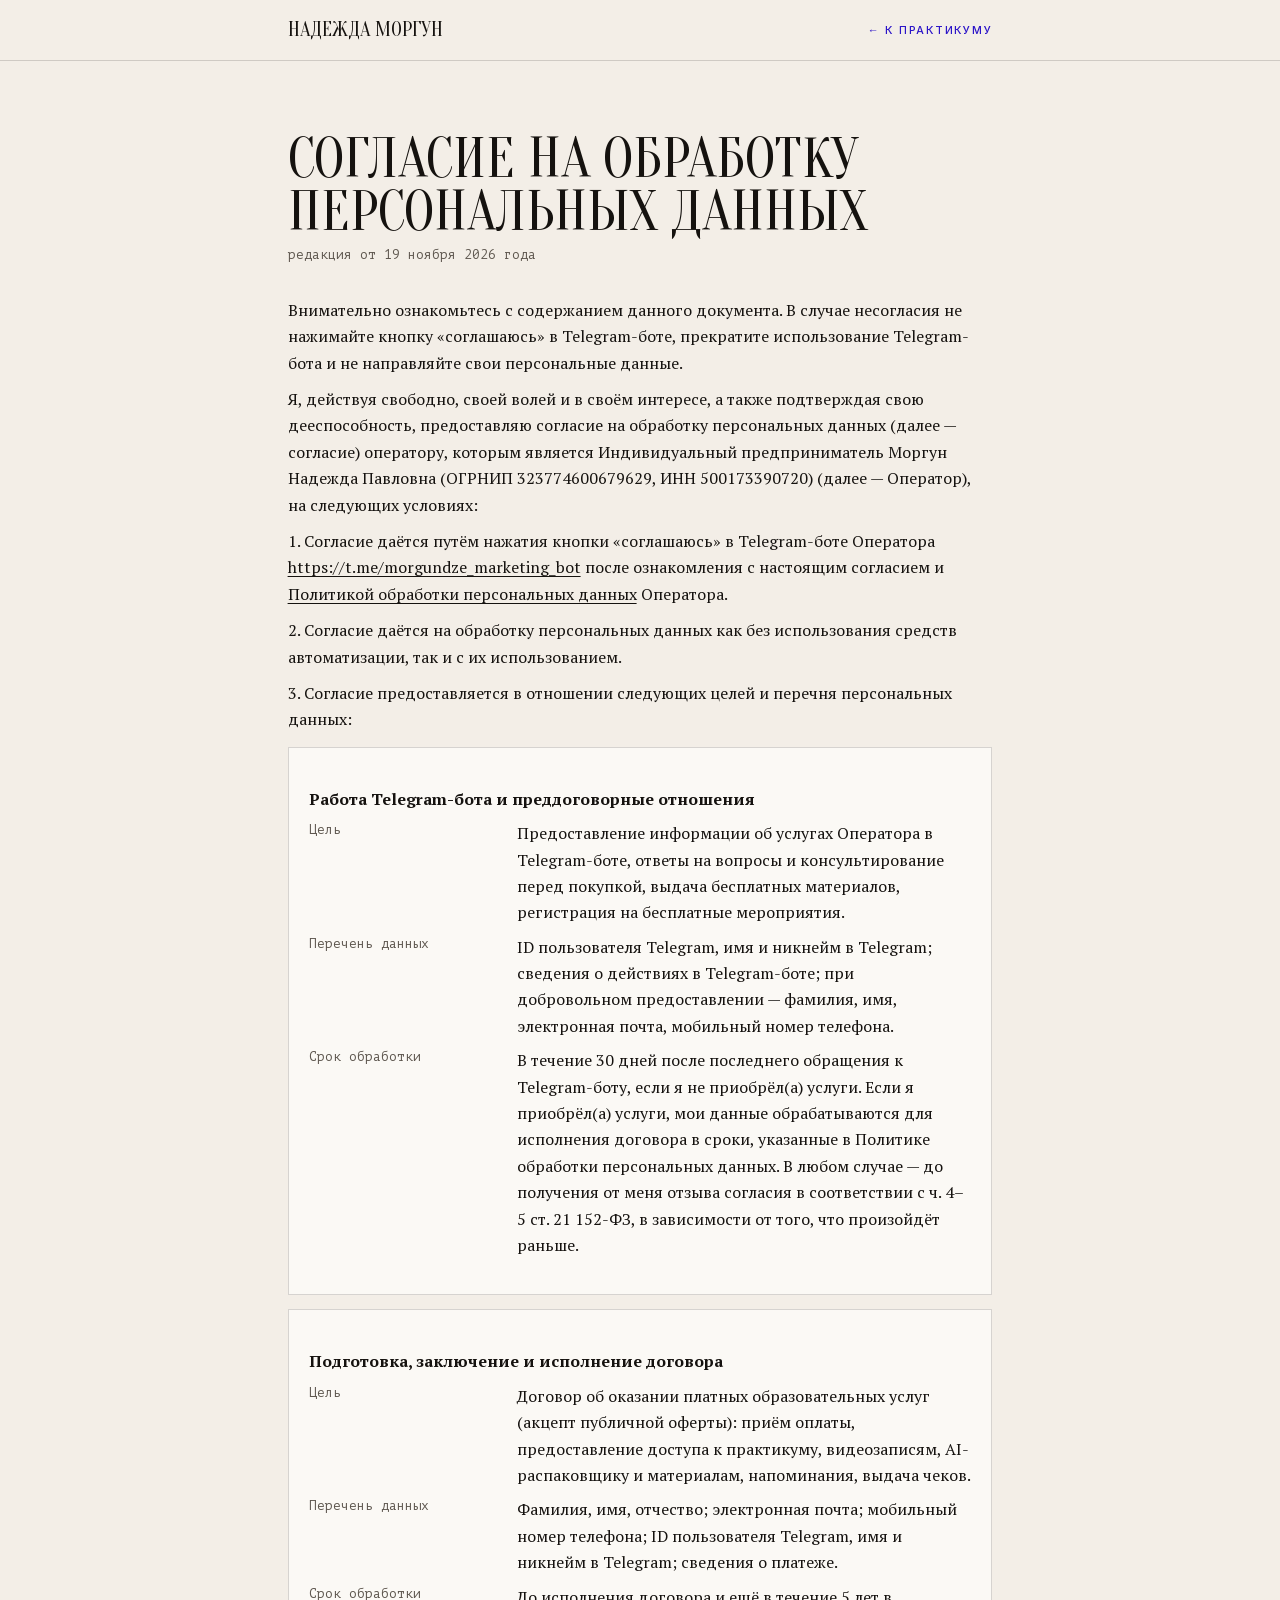
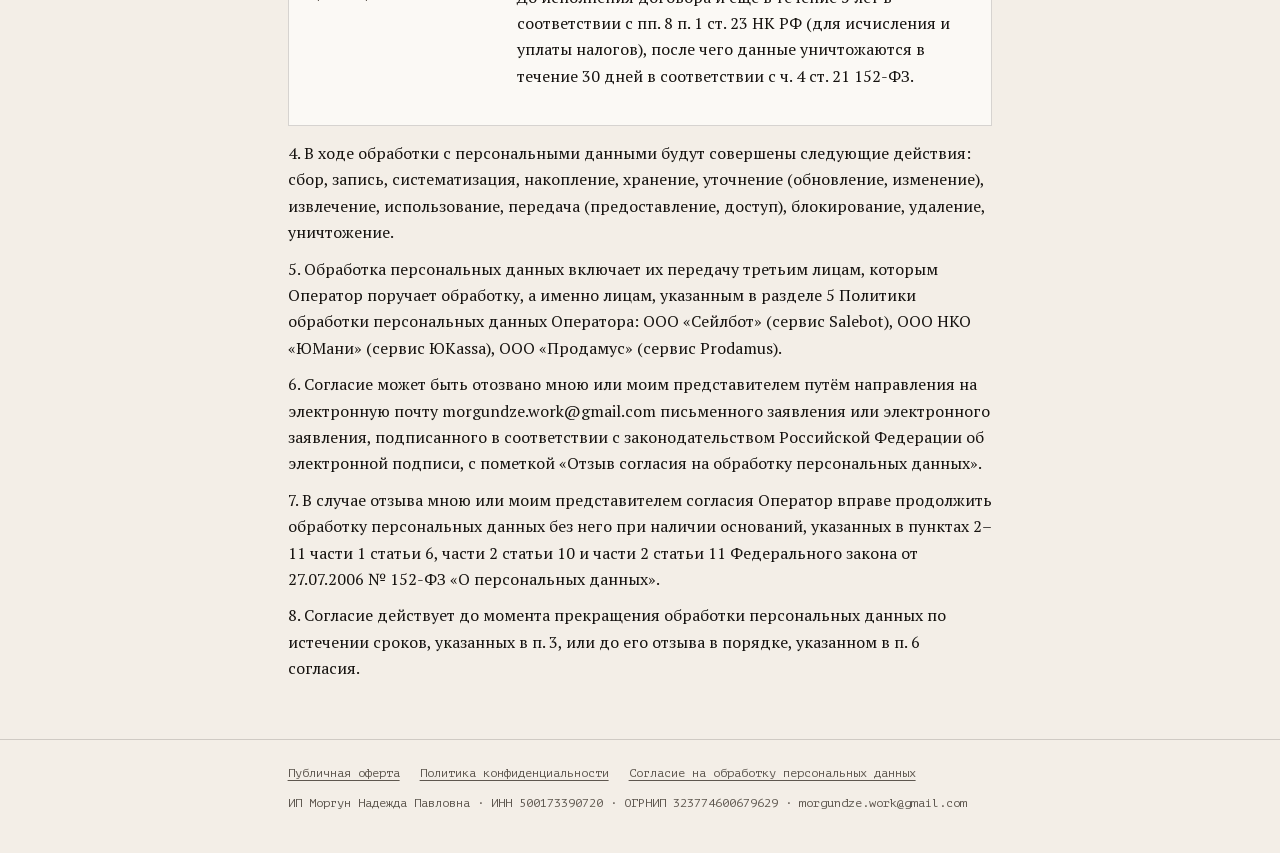
<file: praktikum/soglasie.html>
<!doctype html>
<html lang="ru">
<head>
<meta charset="utf-8">
<meta name="viewport" content="width=device-width, initial-scale=1, viewport-fit=cover">
<title>Согласие на обработку персональных данных — Надежда Моргун</title>
<meta name="robots" content="noindex">
<link rel="stylesheet" href="fonts/fonts.css">
<link rel="stylesheet" href="doc.css">
</head>
<body>
<header class="top"><div class="in"><a class="name" href="./">Надежда Моргун</a><a class="back" href="./">← к практикуму</a></div></header>
<main>
<h1>Согласие на обработку персональных данных</h1>
<p class="ed">редакция от 19 ноября 2026 года</p>

<p>Внимательно ознакомьтесь с содержанием данного документа. В случае несогласия не нажимайте кнопку «соглашаюсь» в Telegram-боте, прекратите использование Telegram-бота и не направляйте свои персональные данные.</p>
<p>Я, действуя свободно, своей волей и в своём интересе, а также подтверждая свою дееспособность, предоставляю согласие на обработку персональных данных (далее — согласие) оператору, которым является Индивидуальный предприниматель Моргун Надежда Павловна (ОГРНИП 323774600679629, ИНН 500173390720) (далее — Оператор), на следующих условиях:</p>
<p>1. Согласие даётся путём нажатия кнопки «соглашаюсь» в Telegram-боте Оператора <a href="https://t.me/morgundze_marketing_bot">https://t.me/morgundze_marketing_bot</a> после ознакомления с настоящим согласием и <a href="privacy.html">Политикой обработки персональных данных</a> Оператора.</p>
<p>2. Согласие даётся на обработку персональных данных как без использования средств автоматизации, так и с их использованием.</p>
<p>3. Согласие предоставляется в отношении следующих целей и перечня персональных данных:</p>
<div class="box">
<h3>Работа Telegram-бота и преддоговорные отношения</h3>
<dl>
<dt>Цель</dt><dd>Предоставление информации об услугах Оператора в Telegram-боте, ответы на вопросы и консультирование перед покупкой, выдача бесплатных материалов, регистрация на бесплатные мероприятия.</dd>
<dt>Перечень данных</dt><dd>ID пользователя Telegram, имя и никнейм в Telegram; сведения о действиях в Telegram-боте; при добровольном предоставлении — фамилия, имя, электронная почта, мобильный номер телефона.</dd>
<dt>Срок обработки</dt><dd>В течение 30 дней после последнего обращения к Telegram-боту, если я не приобрёл(а) услуги. Если я приобрёл(а) услуги, мои данные обрабатываются для исполнения договора в сроки, указанные в Политике обработки персональных данных. В любом случае — до получения от меня отзыва согласия в соответствии с ч. 4–5 ст. 21 152-ФЗ, в зависимости от того, что произойдёт раньше.</dd>
</dl>
</div>
<div class="box">
<h3>Подготовка, заключение и исполнение договора</h3>
<dl>
<dt>Цель</dt><dd>Договор об оказании платных образовательных услуг (акцепт публичной оферты): приём оплаты, предоставление доступа к практикуму, видеозаписям, AI-распаковщику и материалам, напоминания, выдача чеков.</dd>
<dt>Перечень данных</dt><dd>Фамилия, имя, отчество; электронная почта; мобильный номер телефона; ID пользователя Telegram, имя и никнейм в Telegram; сведения о платеже.</dd>
<dt>Срок обработки</dt><dd>До исполнения договора и ещё в течение 5 лет в соответствии с пп. 8 п. 1 ст. 23 НК РФ (для исчисления и уплаты налогов), после чего данные уничтожаются в течение 30 дней в соответствии с ч. 4 ст. 21 152-ФЗ.</dd>
</dl>
</div>
<p>4. В ходе обработки с персональными данными будут совершены следующие действия: сбор, запись, систематизация, накопление, хранение, уточнение (обновление, изменение), извлечение, использование, передача (предоставление, доступ), блокирование, удаление, уничтожение.</p>
<p>5. Обработка персональных данных включает их передачу третьим лицам, которым Оператор поручает обработку, а именно лицам, указанным в разделе 5 Политики обработки персональных данных Оператора: ООО «Сейлбот» (сервис Salebot), ООО НКО «ЮМани» (сервис ЮKassa), ООО «Продамус» (сервис Prodamus).</p>
<p>6. Согласие может быть отозвано мною или моим представителем путём направления на электронную почту morgundze.work@gmail.com письменного заявления или электронного заявления, подписанного в соответствии с законодательством Российской Федерации об электронной подписи, с пометкой «Отзыв согласия на обработку персональных данных».</p>
<p>7. В случае отзыва мною или моим представителем согласия Оператор вправе продолжить обработку персональных данных без него при наличии оснований, указанных в пунктах 2–11 части 1 статьи 6, части 2 статьи 10 и части 2 статьи 11 Федерального закона от 27.07.2006 № 152-ФЗ «О персональных данных».</p>
<p>8. Согласие действует до момента прекращения обработки персональных данных по истечении сроков, указанных в п. 3, или до его отзыва в порядке, указанном в п. 6 согласия.</p>
</main>
<footer><div class="in">
<nav><a href="oferta.html">Публичная оферта</a><a href="privacy.html">Политика конфиденциальности</a><a href="soglasie.html">Согласие на обработку персональных данных</a></nav>
<p>ИП Моргун Надежда Павловна · ИНН 500173390720 · ОГРНИП 323774600679629 · morgundze.work@gmail.com</p>
</div></footer>
</body>
</html>
</file>
<file: blog/fonts/fonts.css>
/* cyrillic */
@font-face {
  font-family: 'Oranienbaum';
  font-style: normal;
  font-weight: 400;
  font-display: swap;
  src: url(Oranienbaum-400-cyrillic.woff2) format('woff2');
  unicode-range: U+0301, U+0400-045F, U+0490-0491, U+04B0-04B1, U+2116;
}
/* latin */
@font-face {
  font-family: 'Oranienbaum';
  font-style: normal;
  font-weight: 400;
  font-display: swap;
  src: url(Oranienbaum-400-latin.woff2) format('woff2');
  unicode-range: U+0000-00FF, U+0131, U+0152-0153, U+02BB-02BC, U+02C6, U+02DA, U+02DC, U+0304, U+0308, U+0329, U+2000-206F, U+20AC, U+2122, U+2191, U+2193, U+2212, U+2215, U+FEFF, U+FFFD;
}
/* cyrillic */
@font-face {
  font-family: 'PT Mono';
  font-style: normal;
  font-weight: 400;
  font-display: swap;
  src: url(PTMono-400-cyrillic.woff2) format('woff2');
  unicode-range: U+0301, U+0400-045F, U+0490-0491, U+04B0-04B1, U+2116;
}
/* latin */
@font-face {
  font-family: 'PT Mono';
  font-style: normal;
  font-weight: 400;
  font-display: swap;
  src: url(PTMono-400-latin.woff2) format('woff2');
  unicode-range: U+0000-00FF, U+0131, U+0152-0153, U+02BB-02BC, U+02C6, U+02DA, U+02DC, U+0304, U+0308, U+0329, U+2000-206F, U+20AC, U+2122, U+2191, U+2193, U+2212, U+2215, U+FEFF, U+FFFD;
}
/* cyrillic */
@font-face {
  font-family: 'PT Serif';
  font-style: italic;
  font-weight: 400;
  font-display: swap;
  src: url(PTSerif-400i-cyrillic.woff2) format('woff2');
  unicode-range: U+0301, U+0400-045F, U+0490-0491, U+04B0-04B1, U+2116;
}
/* latin */
@font-face {
  font-family: 'PT Serif';
  font-style: italic;
  font-weight: 400;
  font-display: swap;
  src: url(PTSerif-400i-latin.woff2) format('woff2');
  unicode-range: U+0000-00FF, U+0131, U+0152-0153, U+02BB-02BC, U+02C6, U+02DA, U+02DC, U+0304, U+0308, U+0329, U+2000-206F, U+20AC, U+2122, U+2191, U+2193, U+2212, U+2215, U+FEFF, U+FFFD;
}
/* cyrillic */
@font-face {
  font-family: 'PT Serif';
  font-style: normal;
  font-weight: 400;
  font-display: swap;
  src: url(PTSerif-400-cyrillic.woff2) format('woff2');
  unicode-range: U+0301, U+0400-045F, U+0490-0491, U+04B0-04B1, U+2116;
}
/* latin */
@font-face {
  font-family: 'PT Serif';
  font-style: normal;
  font-weight: 400;
  font-display: swap;
  src: url(PTSerif-400-latin.woff2) format('woff2');
  unicode-range: U+0000-00FF, U+0131, U+0152-0153, U+02BB-02BC, U+02C6, U+02DA, U+02DC, U+0304, U+0308, U+0329, U+2000-206F, U+20AC, U+2122, U+2191, U+2193, U+2212, U+2215, U+FEFF, U+FFFD;
}
/* cyrillic */
@font-face {
  font-family: 'PT Serif';
  font-style: normal;
  font-weight: 700;
  font-display: swap;
  src: url(PTSerif-700-cyrillic.woff2) format('woff2');
  unicode-range: U+0301, U+0400-045F, U+0490-0491, U+04B0-04B1, U+2116;
}
/* latin */
@font-face {
  font-family: 'PT Serif';
  font-style: normal;
  font-weight: 700;
  font-display: swap;
  src: url(PTSerif-700-latin.woff2) format('woff2');
  unicode-range: U+0000-00FF, U+0131, U+0152-0153, U+02BB-02BC, U+02C6, U+02DA, U+02DC, U+0304, U+0308, U+0329, U+2000-206F, U+20AC, U+2122, U+2191, U+2193, U+2212, U+2215, U+FEFF, U+FFFD;
}
/* cyrillic */
@font-face {
  font-family: 'Playfair Display';
  font-style: italic;
  font-weight: 400 700;
  font-display: swap;
  src: url(PlayfairDisplay-400i-cyrillic.woff2) format('woff2');
  unicode-range: U+0301, U+0400-045F, U+0490-0491, U+04B0-04B1, U+2116;
}
/* latin */
@font-face {
  font-family: 'Playfair Display';
  font-style: italic;
  font-weight: 400 700;
  font-display: swap;
  src: url(PlayfairDisplay-400i-latin.woff2) format('woff2');
  unicode-range: U+0000-00FF, U+0131, U+0152-0153, U+02BB-02BC, U+02C6, U+02DA, U+02DC, U+0304, U+0308, U+0329, U+2000-206F, U+20AC, U+2122, U+2191, U+2193, U+2212, U+2215, U+FEFF, U+FFFD;
}
</file>
<file: master-group/fonts/fonts.css>
/* cyrillic */
@font-face {
  font-family: 'Caveat';
  font-style: normal;
  font-weight: 600;
  font-display: swap;
  src: url(Caveat-600-cyrillic.woff2) format('woff2');
  unicode-range: U+0301, U+0400-045F, U+0490-0491, U+04B0-04B1, U+2116;
}
/* latin */
@font-face {
  font-family: 'Caveat';
  font-style: normal;
  font-weight: 600;
  font-display: swap;
  src: url(Caveat-600-latin.woff2) format('woff2');
  unicode-range: U+0000-00FF, U+0131, U+0152-0153, U+02BB-02BC, U+02C6, U+02DA, U+02DC, U+0304, U+0308, U+0329, U+2000-206F, U+20AC, U+2122, U+2191, U+2193, U+2212, U+2215, U+FEFF, U+FFFD;
}
/* cyrillic */
@font-face {
  font-family: 'Caveat';
  font-style: normal;
  font-weight: 700;
  font-display: swap;
  src: url(Caveat-700-cyrillic.woff2) format('woff2');
  unicode-range: U+0301, U+0400-045F, U+0490-0491, U+04B0-04B1, U+2116;
}
/* latin */
@font-face {
  font-family: 'Caveat';
  font-style: normal;
  font-weight: 700;
  font-display: swap;
  src: url(Caveat-700-latin.woff2) format('woff2');
  unicode-range: U+0000-00FF, U+0131, U+0152-0153, U+02BB-02BC, U+02C6, U+02DA, U+02DC, U+0304, U+0308, U+0329, U+2000-206F, U+20AC, U+2122, U+2191, U+2193, U+2212, U+2215, U+FEFF, U+FFFD;
}
/* cyrillic */
@font-face {
  font-family: 'Inter';
  font-style: normal;
  font-weight: 400;
  font-display: swap;
  src: url(Inter-400-cyrillic.woff2) format('woff2');
  unicode-range: U+0301, U+0400-045F, U+0490-0491, U+04B0-04B1, U+2116;
}
/* latin */
@font-face {
  font-family: 'Inter';
  font-style: normal;
  font-weight: 400;
  font-display: swap;
  src: url(Inter-400-latin.woff2) format('woff2');
  unicode-range: U+0000-00FF, U+0131, U+0152-0153, U+02BB-02BC, U+02C6, U+02DA, U+02DC, U+0304, U+0308, U+0329, U+2000-206F, U+20AC, U+2122, U+2191, U+2193, U+2212, U+2215, U+FEFF, U+FFFD;
}
/* cyrillic */
@font-face {
  font-family: 'Inter';
  font-style: normal;
  font-weight: 500;
  font-display: swap;
  src: url(Inter-500-cyrillic.woff2) format('woff2');
  unicode-range: U+0301, U+0400-045F, U+0490-0491, U+04B0-04B1, U+2116;
}
/* latin */
@font-face {
  font-family: 'Inter';
  font-style: normal;
  font-weight: 500;
  font-display: swap;
  src: url(Inter-500-latin.woff2) format('woff2');
  unicode-range: U+0000-00FF, U+0131, U+0152-0153, U+02BB-02BC, U+02C6, U+02DA, U+02DC, U+0304, U+0308, U+0329, U+2000-206F, U+20AC, U+2122, U+2191, U+2193, U+2212, U+2215, U+FEFF, U+FFFD;
}
/* cyrillic */
@font-face {
  font-family: 'Inter';
  font-style: normal;
  font-weight: 600;
  font-display: swap;
  src: url(Inter-600-cyrillic.woff2) format('woff2');
  unicode-range: U+0301, U+0400-045F, U+0490-0491, U+04B0-04B1, U+2116;
}
/* latin */
@font-face {
  font-family: 'Inter';
  font-style: normal;
  font-weight: 600;
  font-display: swap;
  src: url(Inter-600-latin.woff2) format('woff2');
  unicode-range: U+0000-00FF, U+0131, U+0152-0153, U+02BB-02BC, U+02C6, U+02DA, U+02DC, U+0304, U+0308, U+0329, U+2000-206F, U+20AC, U+2122, U+2191, U+2193, U+2212, U+2215, U+FEFF, U+FFFD;
}
/* cyrillic */
@font-face {
  font-family: 'Oranienbaum';
  font-style: normal;
  font-weight: 400;
  font-display: swap;
  src: url(Oranienbaum-400-cyrillic.woff2) format('woff2');
  unicode-range: U+0301, U+0400-045F, U+0490-0491, U+04B0-04B1, U+2116;
}
/* latin */
@font-face {
  font-family: 'Oranienbaum';
  font-style: normal;
  font-weight: 400;
  font-display: swap;
  src: url(Oranienbaum-400-latin.woff2) format('woff2');
  unicode-range: U+0000-00FF, U+0131, U+0152-0153, U+02BB-02BC, U+02C6, U+02DA, U+02DC, U+0304, U+0308, U+0329, U+2000-206F, U+20AC, U+2122, U+2191, U+2193, U+2212, U+2215, U+FEFF, U+FFFD;
}
/* cyrillic */
@font-face {
  font-family: 'PT Mono';
  font-style: normal;
  font-weight: 400;
  font-display: swap;
  src: url(PTMono-400-cyrillic.woff2) format('woff2');
  unicode-range: U+0301, U+0400-045F, U+0490-0491, U+04B0-04B1, U+2116;
}
/* latin */
@font-face {
  font-family: 'PT Mono';
  font-style: normal;
  font-weight: 400;
  font-display: swap;
  src: url(PTMono-400-latin.woff2) format('woff2');
  unicode-range: U+0000-00FF, U+0131, U+0152-0153, U+02BB-02BC, U+02C6, U+02DA, U+02DC, U+0304, U+0308, U+0329, U+2000-206F, U+20AC, U+2122, U+2191, U+2193, U+2212, U+2215, U+FEFF, U+FFFD;
}
/* cyrillic */
@font-face {
  font-family: 'PT Serif';
  font-style: italic;
  font-weight: 400;
  font-display: swap;
  src: url(PTSerif-400i-cyrillic.woff2) format('woff2');
  unicode-range: U+0301, U+0400-045F, U+0490-0491, U+04B0-04B1, U+2116;
}
/* latin */
@font-face {
  font-family: 'PT Serif';
  font-style: italic;
  font-weight: 400;
  font-display: swap;
  src: url(PTSerif-400i-latin.woff2) format('woff2');
  unicode-range: U+0000-00FF, U+0131, U+0152-0153, U+02BB-02BC, U+02C6, U+02DA, U+02DC, U+0304, U+0308, U+0329, U+2000-206F, U+20AC, U+2122, U+2191, U+2193, U+2212, U+2215, U+FEFF, U+FFFD;
}
/* cyrillic */
@font-face {
  font-family: 'PT Serif';
  font-style: normal;
  font-weight: 400;
  font-display: swap;
  src: url(PTSerif-400-cyrillic.woff2) format('woff2');
  unicode-range: U+0301, U+0400-045F, U+0490-0491, U+04B0-04B1, U+2116;
}
/* latin */
@font-face {
  font-family: 'PT Serif';
  font-style: normal;
  font-weight: 400;
  font-display: swap;
  src: url(PTSerif-400-latin.woff2) format('woff2');
  unicode-range: U+0000-00FF, U+0131, U+0152-0153, U+02BB-02BC, U+02C6, U+02DA, U+02DC, U+0304, U+0308, U+0329, U+2000-206F, U+20AC, U+2122, U+2191, U+2193, U+2212, U+2215, U+FEFF, U+FFFD;
}
/* cyrillic */
@font-face {
  font-family: 'PT Serif';
  font-style: normal;
  font-weight: 700;
  font-display: swap;
  src: url(PTSerif-700-cyrillic.woff2) format('woff2');
  unicode-range: U+0301, U+0400-045F, U+0490-0491, U+04B0-04B1, U+2116;
}
/* latin */
@font-face {
  font-family: 'PT Serif';
  font-style: normal;
  font-weight: 700;
  font-display: swap;
  src: url(PTSerif-700-latin.woff2) format('woff2');
  unicode-range: U+0000-00FF, U+0131, U+0152-0153, U+02BB-02BC, U+02C6, U+02DA, U+02DC, U+0304, U+0308, U+0329, U+2000-206F, U+20AC, U+2122, U+2191, U+2193, U+2212, U+2215, U+FEFF, U+FFFD;
}
/* cyrillic */
@font-face {
  font-family: 'Playfair Display';
  font-style: italic;
  font-weight: 400;
  font-display: swap;
  src: url(PlayfairDisplay-400i-cyrillic.woff2) format('woff2');
  unicode-range: U+0301, U+0400-045F, U+0490-0491, U+04B0-04B1, U+2116;
}
/* latin */
@font-face {
  font-family: 'Playfair Display';
  font-style: italic;
  font-weight: 400;
  font-display: swap;
  src: url(PlayfairDisplay-400i-latin.woff2) format('woff2');
  unicode-range: U+0000-00FF, U+0131, U+0152-0153, U+02BB-02BC, U+02C6, U+02DA, U+02DC, U+0304, U+0308, U+0329, U+2000-206F, U+20AC, U+2122, U+2191, U+2193, U+2212, U+2215, U+FEFF, U+FFFD;
}
</file>
<file: praktikum/fonts/fonts.css>
/* cyrillic */
@font-face {
  font-family: 'Caveat';
  font-style: normal;
  font-weight: 600;
  font-display: swap;
  src: url(Caveat-600-cyrillic.woff2) format('woff2');
  unicode-range: U+0301, U+0400-045F, U+0490-0491, U+04B0-04B1, U+2116;
}
/* latin */
@font-face {
  font-family: 'Caveat';
  font-style: normal;
  font-weight: 600;
  font-display: swap;
  src: url(Caveat-600-latin.woff2) format('woff2');
  unicode-range: U+0000-00FF, U+0131, U+0152-0153, U+02BB-02BC, U+02C6, U+02DA, U+02DC, U+0304, U+0308, U+0329, U+2000-206F, U+20AC, U+2122, U+2191, U+2193, U+2212, U+2215, U+FEFF, U+FFFD;
}
/* cyrillic */
@font-face {
  font-family: 'Caveat';
  font-style: normal;
  font-weight: 700;
  font-display: swap;
  src: url(Caveat-700-cyrillic.woff2) format('woff2');
  unicode-range: U+0301, U+0400-045F, U+0490-0491, U+04B0-04B1, U+2116;
}
/* latin */
@font-face {
  font-family: 'Caveat';
  font-style: normal;
  font-weight: 700;
  font-display: swap;
  src: url(Caveat-700-latin.woff2) format('woff2');
  unicode-range: U+0000-00FF, U+0131, U+0152-0153, U+02BB-02BC, U+02C6, U+02DA, U+02DC, U+0304, U+0308, U+0329, U+2000-206F, U+20AC, U+2122, U+2191, U+2193, U+2212, U+2215, U+FEFF, U+FFFD;
}
/* cyrillic */
@font-face {
  font-family: 'Inter';
  font-style: normal;
  font-weight: 400;
  font-display: swap;
  src: url(Inter-400-cyrillic.woff2) format('woff2');
  unicode-range: U+0301, U+0400-045F, U+0490-0491, U+04B0-04B1, U+2116;
}
/* latin */
@font-face {
  font-family: 'Inter';
  font-style: normal;
  font-weight: 400;
  font-display: swap;
  src: url(Inter-400-latin.woff2) format('woff2');
  unicode-range: U+0000-00FF, U+0131, U+0152-0153, U+02BB-02BC, U+02C6, U+02DA, U+02DC, U+0304, U+0308, U+0329, U+2000-206F, U+20AC, U+2122, U+2191, U+2193, U+2212, U+2215, U+FEFF, U+FFFD;
}
/* cyrillic */
@font-face {
  font-family: 'Inter';
  font-style: normal;
  font-weight: 500;
  font-display: swap;
  src: url(Inter-500-cyrillic.woff2) format('woff2');
  unicode-range: U+0301, U+0400-045F, U+0490-0491, U+04B0-04B1, U+2116;
}
/* latin */
@font-face {
  font-family: 'Inter';
  font-style: normal;
  font-weight: 500;
  font-display: swap;
  src: url(Inter-500-latin.woff2) format('woff2');
  unicode-range: U+0000-00FF, U+0131, U+0152-0153, U+02BB-02BC, U+02C6, U+02DA, U+02DC, U+0304, U+0308, U+0329, U+2000-206F, U+20AC, U+2122, U+2191, U+2193, U+2212, U+2215, U+FEFF, U+FFFD;
}
/* cyrillic */
@font-face {
  font-family: 'Inter';
  font-style: normal;
  font-weight: 600;
  font-display: swap;
  src: url(Inter-600-cyrillic.woff2) format('woff2');
  unicode-range: U+0301, U+0400-045F, U+0490-0491, U+04B0-04B1, U+2116;
}
/* latin */
@font-face {
  font-family: 'Inter';
  font-style: normal;
  font-weight: 600;
  font-display: swap;
  src: url(Inter-600-latin.woff2) format('woff2');
  unicode-range: U+0000-00FF, U+0131, U+0152-0153, U+02BB-02BC, U+02C6, U+02DA, U+02DC, U+0304, U+0308, U+0329, U+2000-206F, U+20AC, U+2122, U+2191, U+2193, U+2212, U+2215, U+FEFF, U+FFFD;
}
/* cyrillic */
@font-face {
  font-family: 'Oranienbaum';
  font-style: normal;
  font-weight: 400;
  font-display: swap;
  src: url(Oranienbaum-400-cyrillic.woff2) format('woff2');
  unicode-range: U+0301, U+0400-045F, U+0490-0491, U+04B0-04B1, U+2116;
}
/* latin */
@font-face {
  font-family: 'Oranienbaum';
  font-style: normal;
  font-weight: 400;
  font-display: swap;
  src: url(Oranienbaum-400-latin.woff2) format('woff2');
  unicode-range: U+0000-00FF, U+0131, U+0152-0153, U+02BB-02BC, U+02C6, U+02DA, U+02DC, U+0304, U+0308, U+0329, U+2000-206F, U+20AC, U+2122, U+2191, U+2193, U+2212, U+2215, U+FEFF, U+FFFD;
}
/* cyrillic */
@font-face {
  font-family: 'PT Mono';
  font-style: normal;
  font-weight: 400;
  font-display: swap;
  src: url(PTMono-400-cyrillic.woff2) format('woff2');
  unicode-range: U+0301, U+0400-045F, U+0490-0491, U+04B0-04B1, U+2116;
}
/* latin */
@font-face {
  font-family: 'PT Mono';
  font-style: normal;
  font-weight: 400;
  font-display: swap;
  src: url(PTMono-400-latin.woff2) format('woff2');
  unicode-range: U+0000-00FF, U+0131, U+0152-0153, U+02BB-02BC, U+02C6, U+02DA, U+02DC, U+0304, U+0308, U+0329, U+2000-206F, U+20AC, U+2122, U+2191, U+2193, U+2212, U+2215, U+FEFF, U+FFFD;
}
/* cyrillic */
@font-face {
  font-family: 'PT Serif';
  font-style: italic;
  font-weight: 400;
  font-display: swap;
  src: url(PTSerif-400i-cyrillic.woff2) format('woff2');
  unicode-range: U+0301, U+0400-045F, U+0490-0491, U+04B0-04B1, U+2116;
}
/* latin */
@font-face {
  font-family: 'PT Serif';
  font-style: italic;
  font-weight: 400;
  font-display: swap;
  src: url(PTSerif-400i-latin.woff2) format('woff2');
  unicode-range: U+0000-00FF, U+0131, U+0152-0153, U+02BB-02BC, U+02C6, U+02DA, U+02DC, U+0304, U+0308, U+0329, U+2000-206F, U+20AC, U+2122, U+2191, U+2193, U+2212, U+2215, U+FEFF, U+FFFD;
}
/* cyrillic */
@font-face {
  font-family: 'PT Serif';
  font-style: normal;
  font-weight: 400;
  font-display: swap;
  src: url(PTSerif-400-cyrillic.woff2) format('woff2');
  unicode-range: U+0301, U+0400-045F, U+0490-0491, U+04B0-04B1, U+2116;
}
/* latin */
@font-face {
  font-family: 'PT Serif';
  font-style: normal;
  font-weight: 400;
  font-display: swap;
  src: url(PTSerif-400-latin.woff2) format('woff2');
  unicode-range: U+0000-00FF, U+0131, U+0152-0153, U+02BB-02BC, U+02C6, U+02DA, U+02DC, U+0304, U+0308, U+0329, U+2000-206F, U+20AC, U+2122, U+2191, U+2193, U+2212, U+2215, U+FEFF, U+FFFD;
}
/* cyrillic */
@font-face {
  font-family: 'PT Serif';
  font-style: normal;
  font-weight: 700;
  font-display: swap;
  src: url(PTSerif-700-cyrillic.woff2) format('woff2');
  unicode-range: U+0301, U+0400-045F, U+0490-0491, U+04B0-04B1, U+2116;
}
/* latin */
@font-face {
  font-family: 'PT Serif';
  font-style: normal;
  font-weight: 700;
  font-display: swap;
  src: url(PTSerif-700-latin.woff2) format('woff2');
  unicode-range: U+0000-00FF, U+0131, U+0152-0153, U+02BB-02BC, U+02C6, U+02DA, U+02DC, U+0304, U+0308, U+0329, U+2000-206F, U+20AC, U+2122, U+2191, U+2193, U+2212, U+2215, U+FEFF, U+FFFD;
}
/* cyrillic */
@font-face {
  font-family: 'Playfair Display';
  font-style: italic;
  font-weight: 400;
  font-display: swap;
  src: url(PlayfairDisplay-400i-cyrillic.woff2) format('woff2');
  unicode-range: U+0301, U+0400-045F, U+0490-0491, U+04B0-04B1, U+2116;
}
/* latin */
@font-face {
  font-family: 'Playfair Display';
  font-style: italic;
  font-weight: 400;
  font-display: swap;
  src: url(PlayfairDisplay-400i-latin.woff2) format('woff2');
  unicode-range: U+0000-00FF, U+0131, U+0152-0153, U+02BB-02BC, U+02C6, U+02DA, U+02DC, U+0304, U+0308, U+0329, U+2000-206F, U+20AC, U+2122, U+2191, U+2193, U+2212, U+2215, U+FEFF, U+FFFD;
}
</file>
<file: master-group/doc.css>
/* страницы документов сайта практикума: та же бумага и шрифты, что на главной */
:root {
  --ivory: #F3EEE7;
  --paper: #FBF9F5;
  --ink: #15120F;
  --soft: #5E574F;
  --line: rgba(21, 18, 15, 0.16);
  --acc: #2B14C8;
  --gut: clamp(16px, 4.5vw, 64px);
  color-scheme: light;
}
* { box-sizing: border-box; }
body { margin: 0; background: var(--ivory); color: var(--ink); font: 400 16px/1.65 'PT Serif', Georgia, serif; -webkit-font-smoothing: antialiased; overflow-x: hidden; }
a { color: inherit; text-underline-offset: 3px; }
.top { border-bottom: 1px solid var(--line); }
.top .in, main, footer .in { max-width: 820px; margin-inline: auto; padding-left: max(var(--gut), env(safe-area-inset-left, 0px)); padding-right: max(var(--gut), env(safe-area-inset-right, 0px)); }
.top .in { display: flex; flex-wrap: wrap; justify-content: space-between; align-items: center; gap: 10px 20px; padding-block: 20px; }
.top .name { font: 400 20px/1 'Oranienbaum', Georgia, serif; text-transform: uppercase; text-decoration: none; }
.top .back { font: 500 11px/1 'Inter', Arial, sans-serif; letter-spacing: .16em; text-transform: uppercase; text-decoration: none; color: var(--acc); }
main { padding-block: clamp(36px, 6vw, 72px) 48px; }
h1 { margin: 0 0 6px; font: 400 clamp(34px, 5vw, 56px)/.95 'Oranienbaum', Georgia, serif; text-transform: uppercase; text-wrap: balance; }
.sub { margin: 0 0 4px; font: 400 18px/1.4 'PT Serif', Georgia, serif; }
.ed { margin: 0 0 32px; font: 400 13px/1.5 'PT Mono', monospace; color: var(--soft); }
h2 { margin: 36px 0 12px; font: 600 12px/1.5 'Inter', Arial, sans-serif; letter-spacing: .16em; text-transform: uppercase; color: var(--acc); }
h3 { margin: 22px 0 8px; font: 700 16px/1.4 'PT Serif', Georgia, serif; }
p { margin: 0 0 10px; }
ul { margin: 0 0 12px; padding-left: 22px; }
li { margin-bottom: 4px; }
.box { background: var(--paper); border: 1px solid var(--line); padding: 18px 20px; margin: 14px 0; }
.box p:last-child { margin-bottom: 0; }
dl { display: grid; grid-template-columns: minmax(0, 190px) minmax(0, 1fr); gap: 8px 18px; margin: 10px 0 18px; }
dt { font: 400 13px/1.55 'PT Mono', monospace; color: var(--soft); }
dd { margin: 0; }
footer { border-top: 1px solid var(--line); }
footer .in { padding-block: 24px 40px; font: 400 12px/1.6 'PT Mono', monospace; color: var(--soft); }
footer nav { display: flex; flex-wrap: wrap; gap: 6px 20px; margin-bottom: 10px; }
footer p { margin: 0; }
@media (max-width: 600px) { dl { grid-template-columns: 1fr; gap: 2px; } dd { margin-bottom: 10px; } }
/* печать в PDF: белая бумага, компактный шрифт, без ссылки «к оплате» */
@page { size: A4; margin: 16mm 15mm; }
@media print {
  body { background: #fff; font-size: 10.5pt; line-height: 1.5; }
  .top .in, main, footer .in { max-width: none; padding-left: 0; padding-right: 0; }
  .top .in { padding-block: 0 8px; }
  .top .back { display: none; }
  main { padding-block: 18px 10px; }
  h1 { font-size: 30pt; }
  h2 { margin-top: 22px; break-after: avoid; }
  h3 { break-after: avoid; }
  .box { break-inside: avoid; -webkit-print-color-adjust: exact; print-color-adjust: exact; }
}
</file>
<file: praktikum/doc.css>
/* страницы документов сайта практикума: та же бумага и шрифты, что на главной */
:root {
  --ivory: #F3EEE7;
  --paper: #FBF9F5;
  --ink: #15120F;
  --soft: #5E574F;
  --line: rgba(21, 18, 15, 0.16);
  --acc: #2B14C8;
  --gut: clamp(16px, 4.5vw, 64px);
  color-scheme: light;
}
* { box-sizing: border-box; }
body { margin: 0; background: var(--ivory); color: var(--ink); font: 400 16px/1.65 'PT Serif', Georgia, serif; -webkit-font-smoothing: antialiased; overflow-x: hidden; }
a { color: inherit; text-underline-offset: 3px; }
.top { border-bottom: 1px solid var(--line); }
.top .in, main, footer .in { max-width: 820px; margin-inline: auto; padding-left: max(var(--gut), env(safe-area-inset-left, 0px)); padding-right: max(var(--gut), env(safe-area-inset-right, 0px)); }
.top .in { display: flex; flex-wrap: wrap; justify-content: space-between; align-items: center; gap: 10px 20px; padding-block: 20px; }
.top .name { font: 400 20px/1 'Oranienbaum', Georgia, serif; text-transform: uppercase; text-decoration: none; }
.top .back { font: 500 11px/1 'Inter', Arial, sans-serif; letter-spacing: .16em; text-transform: uppercase; text-decoration: none; color: var(--acc); }
main { padding-block: clamp(36px, 6vw, 72px) 48px; }
h1 { margin: 0 0 6px; font: 400 clamp(34px, 5vw, 56px)/.95 'Oranienbaum', Georgia, serif; text-transform: uppercase; text-wrap: balance; }
.sub { margin: 0 0 4px; font: 400 18px/1.4 'PT Serif', Georgia, serif; }
.ed { margin: 0 0 32px; font: 400 13px/1.5 'PT Mono', monospace; color: var(--soft); }
h2 { margin: 36px 0 12px; font: 600 12px/1.5 'Inter', Arial, sans-serif; letter-spacing: .16em; text-transform: uppercase; color: var(--acc); }
h3 { margin: 22px 0 8px; font: 700 16px/1.4 'PT Serif', Georgia, serif; }
p { margin: 0 0 10px; }
ul { margin: 0 0 12px; padding-left: 22px; }
li { margin-bottom: 4px; }
.box { background: var(--paper); border: 1px solid var(--line); padding: 18px 20px; margin: 14px 0; }
.box p:last-child { margin-bottom: 0; }
dl { display: grid; grid-template-columns: minmax(0, 190px) minmax(0, 1fr); gap: 8px 18px; margin: 10px 0 18px; }
dt { font: 400 13px/1.55 'PT Mono', monospace; color: var(--soft); }
dd { margin: 0; }
footer { border-top: 1px solid var(--line); }
footer .in { padding-block: 24px 40px; font: 400 12px/1.6 'PT Mono', monospace; color: var(--soft); }
footer nav { display: flex; flex-wrap: wrap; gap: 6px 20px; margin-bottom: 10px; }
footer p { margin: 0; }
@media (max-width: 600px) { dl { grid-template-columns: 1fr; gap: 2px; } dd { margin-bottom: 10px; } }
</file>
